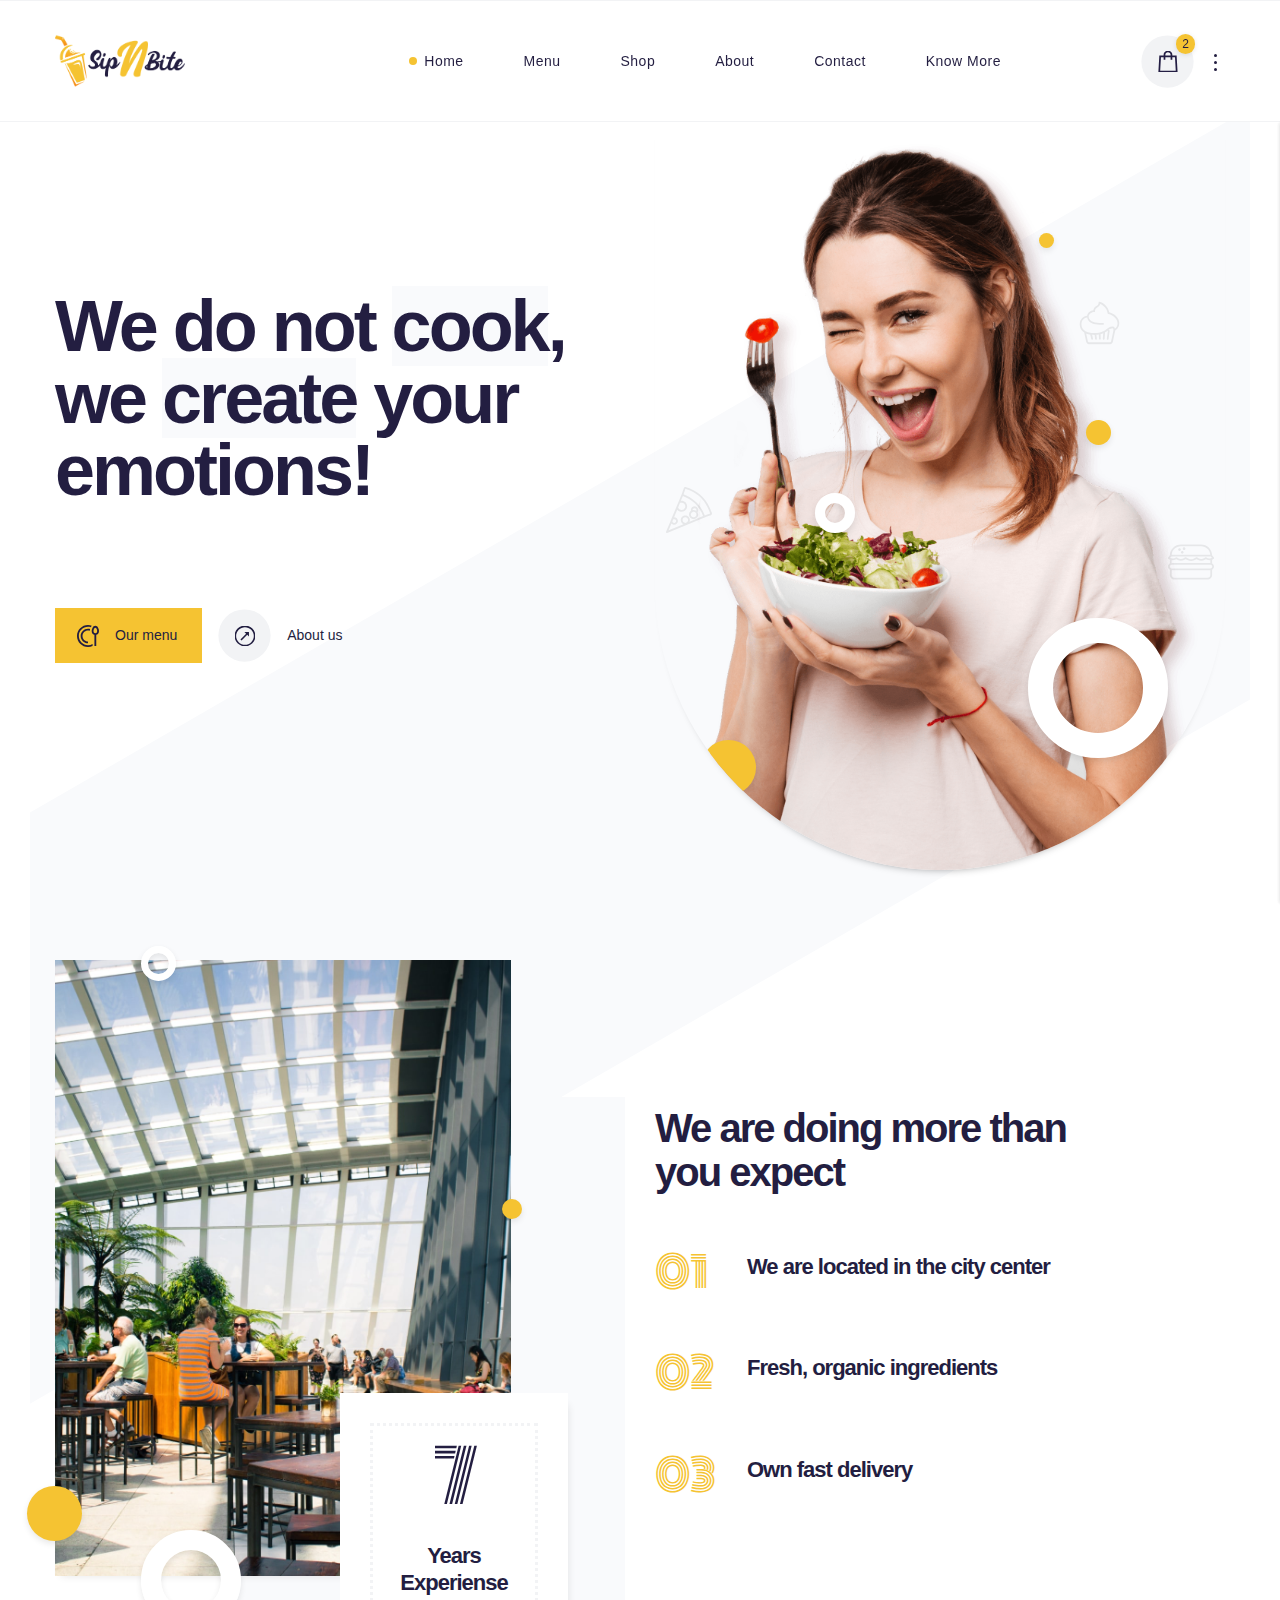
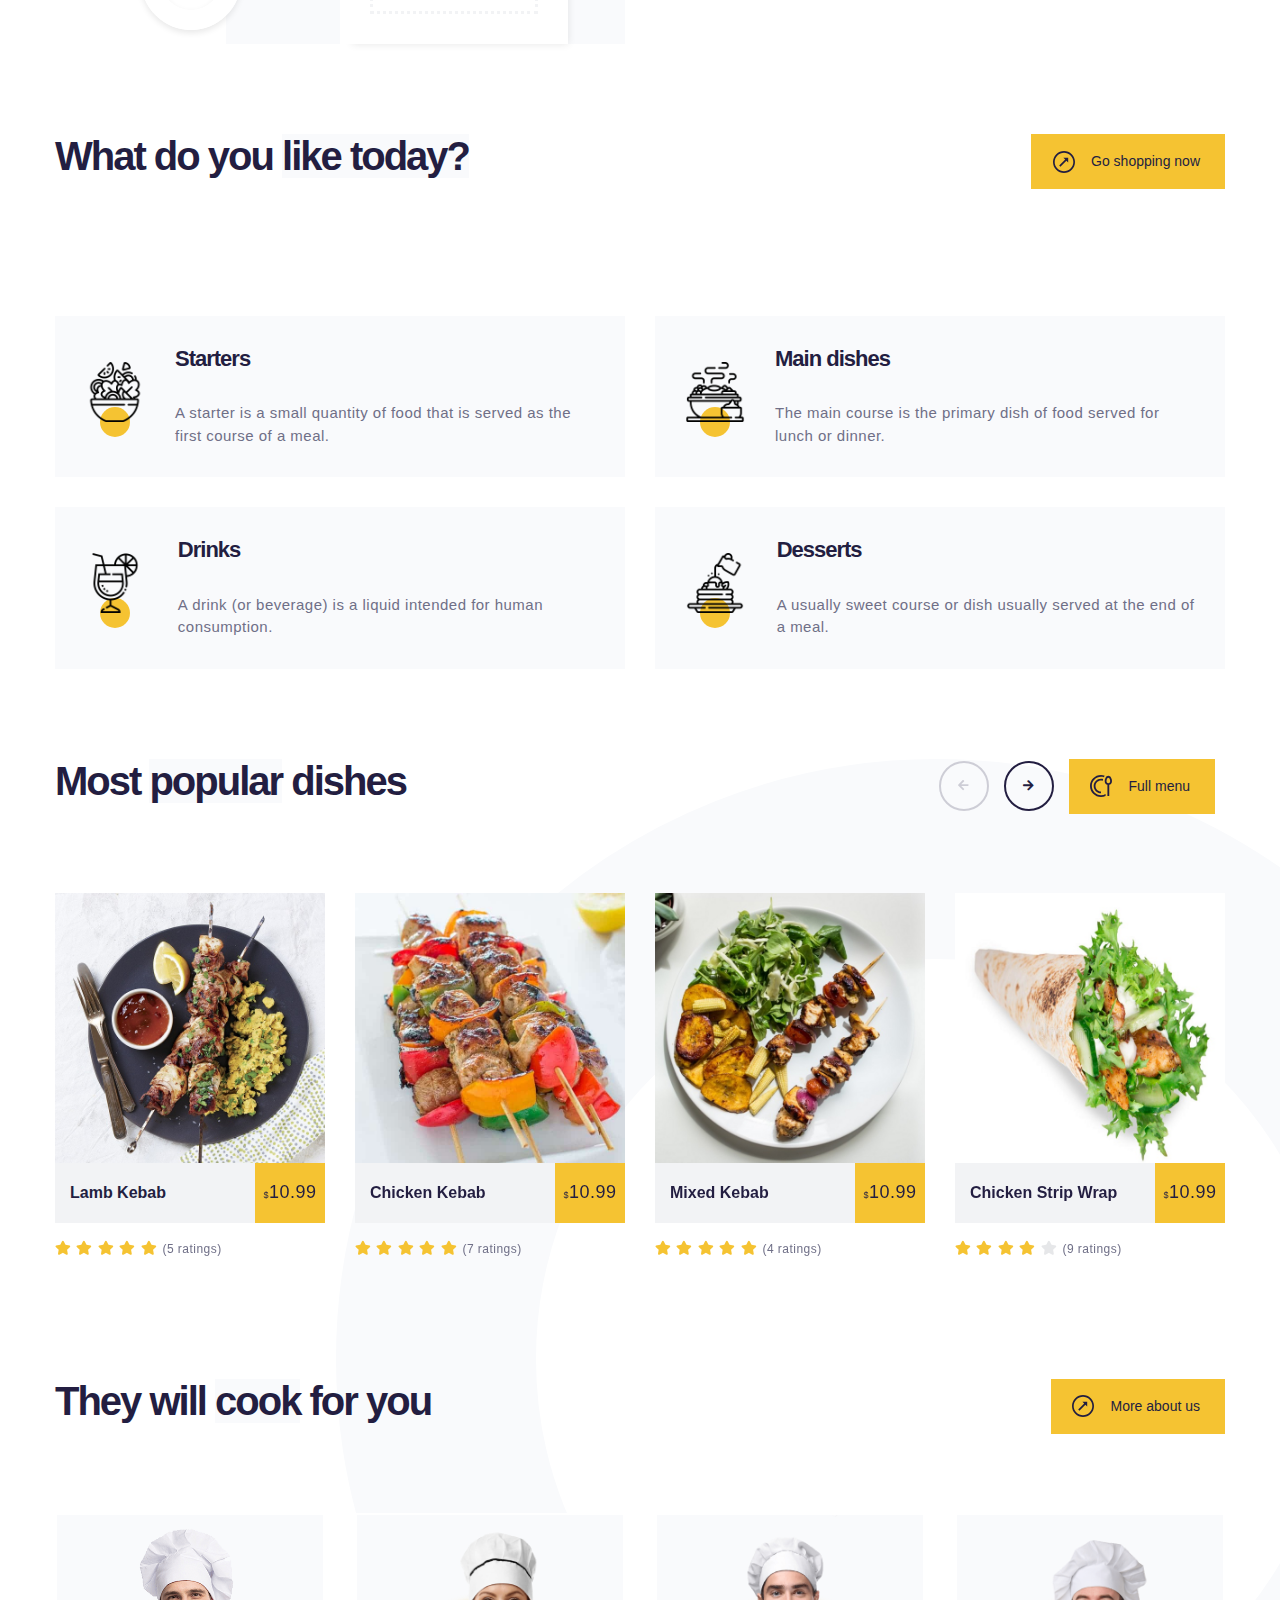
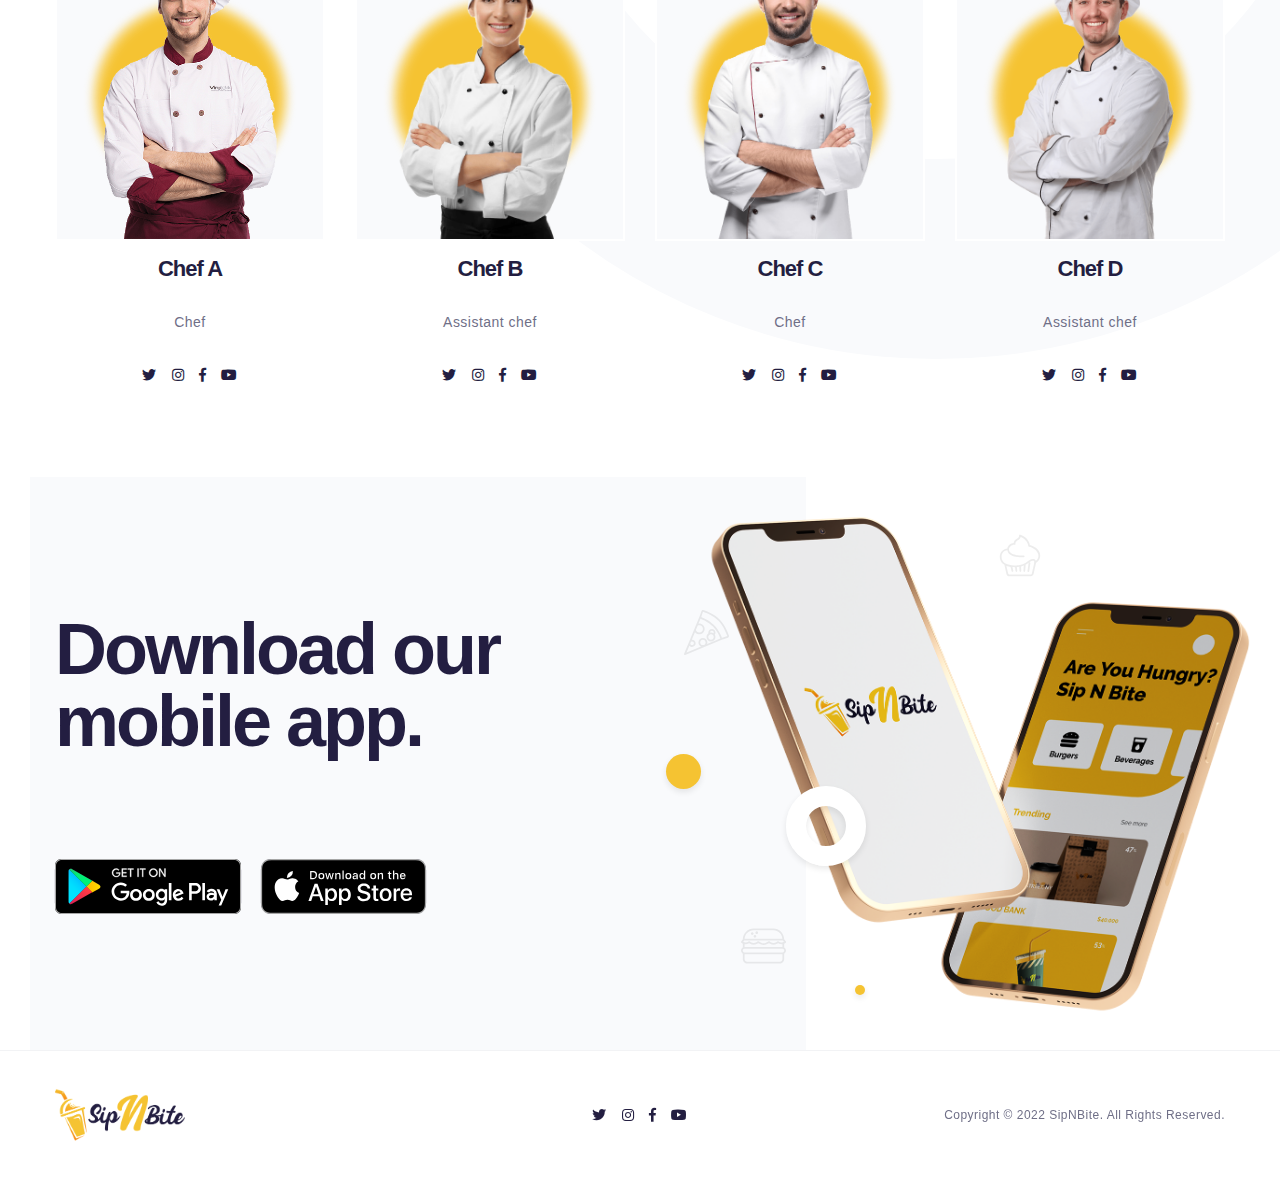
<file: index.html>
<!DOCTYPE html>
<html lang="zxx">

<meta http-equiv="content-type" content="text/html;charset=utf-8" />

<head>
  <meta charset="UTF-8">
  <meta name="viewport" content="width=device-width, initial-scale=1.0">
  <meta http-equiv="X-UA-Compatible" content="ie=edge">
  <!-- color of address bar in mobile browser -->
  <meta name="theme-color" content="#F5C332">
  <!-- favicon  
  <link rel="shortcut icon" href="img/ui/logo.ico" type="image/x-icon">-->
  <!-- font awesome css -->
  <link rel="stylesheet" href="css/plugins/font-awesome.min.css">
  <!-- bootstrap css -->
  <link rel="stylesheet" href="css/plugins/bootstrap.min.css">
  <!-- swiper css -->
  <link rel="stylesheet" href="css/plugins/swiper.min.css">
  <!-- datepicker css -->
  <link rel="stylesheet" href="css/plugins/datepicker.css">
  <!-- mapbox css -->
  <link href="css/plugins/mapbox-style.css" rel='stylesheet'>
  <!-- fancybox css -->
  <link rel="stylesheet" href="css/plugins/fancybox.min.css">
  <!-- SipNBite css -->
  <link rel="stylesheet" href="css/style.css">
  <!-- page title -->
  <title>SipNBite</title>

</head>

<body>
  <!-- app wrapper -->
  <div class="sb-app">
    <!-- preloader -->
    <div class="sb-preloader">
      <div class="sb-preloader-bg"></div>
      <div class="sb-preloader-body">
        <div class="sb-loading">
          <div class="sb-percent"><span class="sb-preloader-number" data-count="101">00</span><span>%</span></div>
        </div>
        <div class="sb-loading-bar">
          <div class="sb-bar"></div>
        </div>
      </div>
    </div>
    <!-- preloader end -->
    <!-- click effect -->
    <div class="sb-click-effect"></div>
    <!-- loader -->
    <div class="sb-load"></div>

    <!-- top bar -->
    <div class="sb-top-bar-frame">
      <div class="sb-top-bar-bg"></div>
      <div class="container">
        <div class="sb-top-bar">
          <a href="index.html" class="sb-logo-frame">
            <!-- logo img -->
            <img src="img/ui/logo.png" alt="SipNBite">
          </a>
          <!-- menu -->
          <div class="sb-right-side">
            <nav id="sb-dynamic-menu" class="sb-menu-transition">
              <ul class="sb-navigation">
                <li class="sb-active">
                  <a href="index.html">Home</a>
                </li>
                <li>
                  <a href="menu.html">Menu</a>
                </li>
                <li>
                  <a href="shop.html">Shop</a>
                </li>
                <li>
                  <a href="about.html">About</a>
                </li>
                <li>
                  <a href="contact.html">Contact</a>
                </li>
                <li class="sb-has-children">
                  <a href="">Know More</a>
                  <ul>
                    <li><a href="gallery.html">Gallery</a></li>
                    <li><a href="reservation.html">Reservation</a></li>
                    <li><a href="faq.html">FAQ</a></li>
                  </ul>
                </li>
              </ul>
            </nav>
            <div class="sb-buttons-frame">
              <!-- button -->
              <div class="sb-btn sb-btn-2 sb-btn-gray sb-btn-icon sb-m-0 sb-btn-cart">
                <span class="sb-icon">
                  <img src="img/ui/icons/cart.svg" alt="icon">
                </span>
                <i class="sb-cart-number">2</i>
              </div>
              <!-- button end -->
              <!-- menu btn -->
              <div class="sb-menu-btn"><span></span></div>
              <!-- info btn -->
              <div class="sb-info-btn"><span></span></div>
            </div>
          </div>
        </div>
      </div>
      <!-- info bar -->
      <div class="sb-info-bar">
        <div class="sb-infobar-content">
          <div class="sb-ib-title-frame sb-mb-30">
            <h4>Contact</h4><i class="fas fa-arrow-down"></i>
          </div>
          <ul class="sb-list sb-mb-30">
            <li><b>Address:</b><span>25 Waverley Rd, Malvern East</span></li>
            <li><b>Working hours:</b><span> 11:00am - 01:30am</span></li>
            <li><b>Phone:</b><span> 03 9563 5738</span></li>
            <li><b>Email:</b><span>contact@sipnbite.com</span></li>
          </ul>
        </div>
        <div class="sb-info-bar-footer">
          <ul class="sb-social">
            <li><a href="#."><i class="fab fa-twitter"></i></a></li>
            <li><a href="#."><i class="fab fa-instagram"></i></a></li>
            <li><a href="#."><i class="fab fa-facebook-f"></i></a></li>
            <li><a href="#."><i class="fab fa-youtube"></i></a></li>
          </ul>
        </div>
      </div>
      <!-- info bar end -->
      <!-- minicart -->
      <div class="sb-minicart">
        <div class="sb-minicart-content">
          <div class="sb-ib-title-frame sb-mb-30">
            <h4>Your order.</h4><i class="fas fa-arrow-down"></i>
          </div>
          <a href="product.html" class="sb-menu-item sb-menu-item-sm sb-mb-15">
            <div class="sb-cover-frame">
              <img src="img/menu/kebabs/ck.jpg" alt="product">
            </div>
            <div class="sb-card-tp">
              <h4 class="sb-card-title">Chicken Kebab</h4>
              <div class="sb-price"><sub>$</sub> 10.99</div>
            </div>
          </a>
          <a href="product.html" class="sb-menu-item sb-menu-item-sm sb-mb-15">
            <div class="sb-cover-frame">
              <img src="img/menu/vegetarian/fw.jpg" alt="product">
            </div>
            <div class="sb-card-tp">
              <h4 class="sb-card-title">Falafel</h4>
              <div class="sb-price"><sub>$</sub> 10.99</div>
            </div>
          </a>
        </div>
        <div class="sb-minicart-footer">
          <!-- button -->
          <a href="cart.html" class="sb-btn sb-btn-gray sb-btn-text">
            <span>View order</span>
          </a>
          <!-- button end -->
          <!-- button -->
          <a href="checkout.html" class="sb-btn sb-btn-text">
            <span>Checkout</span>
          </a>
          <!-- button end -->
        </div>
      </div>
      <!-- minicart end -->
    </div>
    <!-- top bar end -->

    <!-- dynamic content -->
    <div id="sb-dynamic-content" class="sb-transition-fade">

      <!-- banner -->
      <section class="sb-banner">
        <div class="sb-bg-1">
          <div></div>
        </div>
        <div class="container">
          <div class="row">
            <div class="col-lg-6">
              <!-- main title -->
              <div class="sb-main-title-frame">
                <div class="sb-main-title">
                  <!--<span class="sb-suptitle sb-mb-30">Hi, new friend!</span>-->
                  <h1 class="sb-mb-30">We do not <span>cook</span>, <br>we <span>create</span> your <br>emotions!</h1>
                  <!--<p class="sb-text sb-text-lg sb-mb-30">Consectetur numquam poro nemo veniam<br>eligendi rem adipisci quo modi.</p>-->
                  <br><br><br>
                  <!-- button -->
                  <a href="menu.html" class="sb-btn">
                    <span class="sb-icon">
                      <img src="img/ui/icons/menu.svg" alt="icon">
                    </span>
                    <span>Our menu</span>
                  </a>
                  <!-- button end -->
                  <!-- button -->
                  <a href="about.html" class="sb-btn sb-btn-2 sb-btn-gray">
                    <span class="sb-icon">
                      <img src="img/ui/icons/arrow.svg" alt="icon">
                    </span>
                    <span>About us</span>
                  </a>
                  <!-- button end -->
                </div>
              </div>
              <!-- main title end -->
            </div>
            <div class="col-lg-6">
              <div class="sb-illustration-1">
                <img src="img/illustrations/girl.png" alt="girl" class="sb-girl">
                <div class="sb-cirkle-1"></div>
                <div class="sb-cirkle-2"></div>
                <div class="sb-cirkle-3"></div>
                <div class="sb-cirkle-4"></div>
                <div class="sb-cirkle-5"></div>
                <img src="img/illustrations/3.svg" alt="phones" class="sb-pik-1">
                <img src="img/illustrations/1.svg" alt="phones" class="sb-pik-2">
                <img src="img/illustrations/2.svg" alt="phones" class="sb-pik-3">
              </div>
            </div>
          </div>
        </div>
      </section>
      <!-- banner end -->

      <!-- features -->
      <section class="sb-p-60-0">
        <div class="container">
          <div class="row flex-md-row-reverse">
            <div class="col-lg-6 align-self-center sb-mb-30">
              <h2 class="sb-mb-60">We are doing more than <br>you expect</h2>
              <ul class="sb-features">
                <li class="sb-features-item sb-mb-60">
                  <div class="sb-number">01</div>
                  <div class="sb-feature-text">
                    <h3 class="sb-mb-15">We are located in the city center</h3>
                    <!--<p class="sb-text">Porro nemo veniam necessitatibus praesentium eligendi rem temporibus adipisci quo modi numquam.</p> -->
                  </div>
                </li>
                <li class="sb-features-item sb-mb-60">
                  <div class="sb-number">02</div>
                  <div class="sb-feature-text">
                    <h3 class="sb-mb-15">Fresh, organic ingredients</h3>
                    <!--<p class="sb-text">Consectetur numquam porro nemo veniam necessitatibus praesentium eligendi rem temporibus adipisci quo modi.</p> -->
                  </div>
                </li>
                <li class="sb-features-item sb-mb-60">
                  <div class="sb-number">03</div>
                  <div class="sb-feature-text">
                    <h3 class="sb-mb-15">Own fast delivery</h3>
                    <!--<p class="sb-text">Necessitatibus praesentium eligendi rem temporibus adipisci quo modi. Lorem ipsum dolor sit.</p> -->
                  </div>
                </li>
              </ul>
            </div>
            <div class="col-lg-6 align-self-center">
              <div class="sb-illustration-2 sb-mb-90">
                <div class="sb-interior-frame">
                  <img src="img/illustrations/interior.jpg" alt="interior" class="sb-interior">
                </div>
                <div class="sb-square"></div>
                <div class="sb-cirkle-1"></div>
                <div class="sb-cirkle-2"></div>
                <div class="sb-cirkle-3"></div>
                <div class="sb-cirkle-4"></div>
                <div class="sb-experience">
                  <div class="sb-exp-content">
                    <p class="sb-h1 sb-mb-10">7</p>
                    <p class="sb-h3">Years Experiense</p>
                  </div>
                </div>
              </div>
            </div>
          </div>
        </div>
      </section>
      <!-- features end -->

      <!-- categories -->
      <section class="sb-p-0-60">
        <div class="container">
          <div class="sb-group-title sb-mb-30">
            <div class="sb-left sb-mb-30">
              <h2 class="sb-mb-30">What do you <span>like today?</span></h2>
              <!--<p class="sb-text">Consectetur numquam poro nemo veniam<br>eligendi rem adipisci quo modi.</p>-->
              <br><br>
            </div>
            <div class="sb-right sb-mb-30">
              <!-- button -->
              <a href="shop.html" class="sb-btn sb-m-0">
                <span class="sb-icon">
                  <img src="img/ui/icons/arrow.svg" alt="icon">
                </span>
                <span>Go shopping now</span>
              </a>
              <!-- button end -->
            </div>
          </div>
          <div class="row">
            <div class="col-lg-6">
              <a href="shop-list-1.html" class="sb-categorie-card sb-categorie-card-2 sb-mb-30">
                <div class="sb-card-body">
                  <div class="sb-category-icon">
                    <img src="img/categories/1.png" alt="icon">
                  </div>
                  <div class="sb-card-descr">
                    <h3 class="sb-mb-10">Starters</h3>
                    <p class="sb-text">A starter is a small quantity of food that is served as the first course of a
                      meal.</p>
                  </div>
                </div>
              </a>
            </div>
            <div class="col-lg-6">
              <a href="shop-list-1.html" class="sb-categorie-card sb-categorie-card-2 sb-mb-30">
                <div class="sb-card-body">
                  <div class="sb-category-icon">
                    <img src="img/categories/2.png" alt="icon">
                  </div>
                  <div class="sb-card-descr">
                    <h3 class="sb-mb-10">Main dishes</h3>
                    <p class="sb-text">The main course is the primary dish of food served for lunch or dinner.</p>
                  </div>
                </div>
              </a>
            </div>
            <div class="col-lg-6">
              <a href="shop-list-1.html" class="sb-categorie-card sb-categorie-card-2 sb-mb-30">
                <div class="sb-card-body">
                  <div class="sb-category-icon">
                    <img src="img/categories/3.png" alt="icon">
                  </div>
                  <div class="sb-card-descr">
                    <h3 class="sb-mb-10">Drinks</h3>
                    <p class="sb-text">A drink (or beverage) is a liquid intended for human consumption.</p>
                  </div>
                </div>
              </a>
            </div>
            <div class="col-lg-6">
              <a href="shop-list-1.html" class="sb-categorie-card sb-categorie-card-2 sb-mb-30">
                <div class="sb-card-body">
                  <div class="sb-category-icon">
                    <img src="img/categories/4.png" alt="icon">
                  </div>
                  <div class="sb-card-descr">
                    <h3 class="sb-mb-10">Desserts</h3>
                    <p class="sb-text">A usually sweet course or dish usually served at the end of a meal.</p>
                  </div>
                </div>
              </a>
            </div>
          </div>
        </div>
      </section>
      <!-- categories end -->

      <!-- short menu -->
      <section class="sb-short-menu sb-p-0-90">
        <div class="sb-bg-2">
          <div></div>
        </div>
        <div class="container">
          <div class="sb-group-title sb-mb-30">
            <div class="sb-left sb-mb-30">
              <h2 class="sb-mb-30">Most <span>popular</span> dishes</h2>
              <!--<p class="sb-text">Consectetur numquam poro nemo veniam<br>eligendi rem adipisci quo modi.</p>-->
            </div>
            <div class="sb-right sb-mb-30">
              <!-- slider navigation -->
              <div class="sb-slider-nav">
                <div class="sb-prev-btn sb-short-menu-prev"><i class="fas fa-arrow-left"></i></div>
                <div class="sb-next-btn sb-short-menu-next"><i class="fas fa-arrow-right"></i></div>
              </div>
              <!-- slider navigation end -->
              <!-- button -->
              <a href="menu.html" class="sb-btn">
                <span class="sb-icon">
                  <img src="img/ui/icons/menu.svg" alt="icon">
                </span>
                <span>Full menu</span>
              </a>
              <!-- button end -->
            </div>
          </div>
          <div class="swiper-container sb-short-menu-slider-4i">
            <div class="swiper-wrapper">
              <div class="swiper-slide">
                <a data-fancybox="menu" data-no-swup href="img/menu/kebabs/lk.jpg" class="sb-menu-item sb-mb-30">
                  <div class="sb-cover-frame">
                    <img src="img/menu/kebabs/lk.jpg" alt="product">
                  </div>
                  <div class="sb-card-tp">
                    <h4 class="sb-card-title">Lamb Kebab</h4>
                    <div class="sb-price"><sub>$</sub> 10.99</div>
                  </div>
                  <div class="sb-description">
                    <ul class="sb-stars">
                      <li><i class="fas fa-star"></i></li>
                      <li><i class="fas fa-star"></i></li>
                      <li><i class="fas fa-star"></i></li>
                      <li><i class="fas fa-star"></i></li>
                      <li><i class="fas fa-star"></i></li>
                      <li><span>(5 ratings)</span></li>
                    </ul>
                  </div>
                </a>
              </div>
              <div class="swiper-slide">
                <a data-fancybox="menu" data-no-swup href="img/menu/kebabs/ck.jpg" class="sb-menu-item sb-mb-30">
                  <div class="sb-cover-frame">
                    <img src="img/menu/kebabs/ck.jpg" alt="product">
                  </div>
                  <div class="sb-card-tp">
                    <h4 class="sb-card-title">Chicken Kebab</h4>
                    <div class="sb-price"><sub>$</sub> 10.99</div>
                  </div>
                  <div class="sb-description">
                    <ul class="sb-stars">
                      <li><i class="fas fa-star"></i></li>
                      <li><i class="fas fa-star"></i></li>
                      <li><i class="fas fa-star"></i></li>
                      <li><i class="fas fa-star"></i></li>
                      <li><i class="fas fa-star"></i></li>
                      <li><span>(7 ratings)</span></li>
                    </ul>
                  </div>
                </a>
              </div>
              <div class="swiper-slide">
                <a data-fancybox="menu" data-no-swup href="img/menu/kebabs/mk.jpg" class="sb-menu-item sb-mb-30">
                  <div class="sb-cover-frame">
                    <img src="img/menu/kebabs/mk.jpg" alt="product">
                  </div>
                  <div class="sb-card-tp">
                    <h4 class="sb-card-title">Mixed Kebab</h4>
                    <div class="sb-price"><sub>$</sub> 10.99</div>
                  </div>
                  <div class="sb-description">
                    <ul class="sb-stars">
                      <li><i class="fas fa-star"></i></li>
                      <li><i class="fas fa-star"></i></li>
                      <li><i class="fas fa-star"></i></li>
                      <li><i class="fas fa-star"></i></li>
                      <li><i class="fas fa-star"></i></li>
                      <li><span>(4 ratings)</span></li>
                    </ul>
                  </div>
                </a>
              </div>
              <div class="swiper-slide">
                <a data-fancybox="menu" data-no-swup href="img/menu/kebabs/csw.jpg" class="sb-menu-item sb-mb-30">
                  <div class="sb-cover-frame">
                    <img src="img/menu/kebabs/csw.jpg" alt="product">
                  </div>
                  <div class="sb-card-tp">
                    <h4 class="sb-card-title">Chicken Strip Wrap</h4>
                    <div class="sb-price"><sub>$</sub> 10.99</div>
                  </div>
                  <div class="sb-description">
                    <ul class="sb-stars">
                      <li><i class="fas fa-star"></i></li>
                      <li><i class="fas fa-star"></i></li>
                      <li><i class="fas fa-star"></i></li>
                      <li><i class="fas fa-star"></i></li>
                      <li class="sb-empty"><i class="fas fa-star"></i></li>
                      <li><span>(9 ratings)</span></li>
                    </ul>
                  </div>
                </a>
              </div>
              <div class="swiper-slide">
                <a data-fancybox="menu" data-no-swup href="img/menu/kebabs/fw.jpg" class="sb-menu-item sb-mb-30">
                  <div class="sb-cover-frame">
                    <img src="img/menu/kebabs/fw.jpg" alt="product">
                  </div>
                  <div class="sb-card-tp">
                    <h4 class="sb-card-title">Fish Wrap</h4>
                    <div class="sb-price"><sub>$</sub> 10.99</div>
                  </div>
                  <div class="sb-description">
                    <ul class="sb-stars">
                      <li><i class="fas fa-star"></i></li>
                      <li><i class="fas fa-star"></i></li>
                      <li><i class="fas fa-star"></i></li>
                      <li><i class="fas fa-star"></i></li>
                      <li><i class="fas fa-star"></i></li>
                      <li><span>(2 ratings)</span></li>
                    </ul>
                  </div>
                </a>
              </div>
              <div class="swiper-slide">
                <a data-fancybox="menu" data-no-swup href="img/menu/kebabs/hw.jpg" class="sb-menu-item sb-mb-30">
                  <div class="sb-cover-frame">
                    <img src="img/menu/kebabs/hw.jpg" alt="product">
                  </div>
                  <div class="sb-card-tp">
                    <h4 class="sb-card-title">HSP Wrap</h4>
                    <div class="sb-price"><sub>$</sub> 12.99</div>
                  </div>
                  <div class="sb-description">
                    <ul class="sb-stars">
                      <li><i class="fas fa-star"></i></li>
                      <li><i class="fas fa-star"></i></li>
                      <li><i class="fas fa-star"></i></li>
                      <li><i class="fas fa-star"></i></li>
                      <li><i class="fas fa-star"></i></li>
                      <li><span>(11 ratings)</span></li>
                    </ul>
                  </div>
                </a>
              </div>
              <div class="swiper-slide">
                <a data-fancybox="menu" data-no-swup href="img/menu/kebabs/cok.jpg" class="sb-menu-item sb-mb-30">
                  <div class="sb-cover-frame">
                    <img src="img/menu/kebabs/cok.jpg" alt="product">
                  </div>
                  <div class="sb-card-tp">
                    <h4 class="sb-card-title">Chicken Open Kebab</h4>
                    <div class="sb-price"><sub>$</sub> 12.59</div>
                  </div>
                  <div class="sb-description">
                    <ul class="sb-stars">
                      <li><i class="fas fa-star"></i></li>
                      <li><i class="fas fa-star"></i></li>
                      <li><i class="fas fa-star"></i></li>
                      <li class="sb-empty"><i class="fas fa-star"></i></li>
                      <li class="sb-empty"><i class="fas fa-star"></i></li>
                      <li><span>(1 ratings)</span></li>
                    </ul>
                  </div>
                </a>
              </div>
            </div>
          </div>
        </div>
      </section>
      <!-- short menu end -->

      <!-- team -->
      <section class="sb-p-0-60">
        <div class="container">
          <div class="sb-group-title sb-mb-30">
            <div class="sb-left sb-mb-30">
              <h2 class="sb-mb-30">They will <span>cook</span> for you</h2>
              <!--<p class="sb-text"></p>-->
            </div>
            <div class="sb-right sb-mb-30">
              <!-- button -->
              <a href="about.html" class="sb-btn sb-m-0">
                <span class="sb-icon">
                  <img src="img/ui/icons/arrow.svg" alt="icon">
                </span>
                <span>More about us</span>
              </a>
              <!-- button end -->
            </div>
          </div>
          <div class="row">
            <div class="col-lg-3">
              <div class="sb-team-member sb-mb-30">
                <div class="sb-photo-frame sb-mb-15">
                  <img src="img/team/1.png" alt="Team member">
                </div>
                <div class="sb-member-description">
                  <h3 class="sb-mb-10">Chef A</h3>
                  <p class="sb-text sb-text-sm sb-mb-10">Chef</p>
                  <ul class="sb-social">
                    <li><a href="#."><i class="fab fa-twitter"></i></a></li>
                    <li><a href="#."><i class="fab fa-instagram"></i></a></li>
                    <li><a href="#."><i class="fab fa-facebook-f"></i></a></li>
                    <li><a href="#."><i class="fab fa-youtube"></i></a></li>
                  </ul>
                </div>
              </div>
            </div>
            <div class="col-lg-3">
              <div class="sb-team-member sb-mb-30">
                <div class="sb-photo-frame sb-mb-15">
                  <img src="img/team/2.png" alt="Team member">
                </div>
                <div class="sb-member-description">
                  <h3 class="sb-mb-10">Chef B</h3>
                  <p class="sb-text sb-text-sm sb-mb-10">Assistant chef</p>
                  <ul class="sb-social">
                    <li><a href="#."><i class="fab fa-twitter"></i></a></li>
                    <li><a href="#."><i class="fab fa-instagram"></i></a></li>
                    <li><a href="#."><i class="fab fa-facebook-f"></i></a></li>
                    <li><a href="#."><i class="fab fa-youtube"></i></a></li>
                  </ul>
                </div>
              </div>
            </div>
            <div class="col-lg-3">
              <div class="sb-team-member sb-mb-30">
                <div class="sb-photo-frame sb-mb-15">
                  <img src="img/team/3.png" alt="Team member">
                </div>
                <div class="sb-member-description">
                  <h3 class="sb-mb-10">Chef C</h3>
                  <p class="sb-text sb-text-sm sb-mb-10">Chef</p>
                  <ul class="sb-social">
                    <li><a href="#."><i class="fab fa-twitter"></i></a></li>
                    <li><a href="#."><i class="fab fa-instagram"></i></a></li>
                    <li><a href="#."><i class="fab fa-facebook-f"></i></a></li>
                    <li><a href="#."><i class="fab fa-youtube"></i></a></li>
                  </ul>
                </div>
              </div>
            </div>
            <div class="col-lg-3">
              <div class="sb-team-member sb-mb-30">
                <div class="sb-photo-frame sb-mb-15">
                  <img src="img/team/4.png" alt="Team member">
                </div>
                <div class="sb-member-description">
                  <h3 class="sb-mb-10">Chef D</h3>
                  <p class="sb-text sb-text-sm sb-mb-10">Assistant chef</p>
                  <ul class="sb-social">
                    <li><a href="#."><i class="fab fa-twitter"></i></a></li>
                    <li><a href="#."><i class="fab fa-instagram"></i></a></li>
                    <li><a href="#."><i class="fab fa-facebook-f"></i></a></li>
                    <li><a href="#."><i class="fab fa-youtube"></i></a></li>
                  </ul>
                </div>
              </div>
            </div>
          </div>
        </div>
      </section>
      <!-- team end -->

      <!-- call to action -->
      <section class="sb-call-to-action">
        <div class="sb-bg-3"></div>
        <div class="container">
          <div class="row">
            <div class="col-lg-6 align-self-center">
              <div class="sb-cta-text">
                <h2 class="sb-h1 sb-mb-30">Download our mobile app.</h2><br><br><br>
                <a href="https://play.google.com/store/apps/details?id=store.dpos.com.sipnbitekebabs" target="_blank" data-no-swup class="sb-download-btn"><img src="img/buttons/1.svg"
                    alt="img"></a>
                <a href="https://apps.apple.com/us/app/id1510510994" target="_blank" data-no-swup class="sb-download-btn"><img src="img/buttons/2.svg"
                    alt="img"></a>
              </div>
            </div>
            <div class="col-lg-6">
              <div class="sb-illustration-3">
                <img src="img/illustrations/phones.png" alt="phones" class="sb-phones">
                <div class="sb-cirkle-1"></div>
                <div class="sb-cirkle-2"></div>
                <div class="sb-cirkle-4"></div>
                <img src="img/illustrations/1.svg" alt="phones" class="sb-pik-1">
                <img src="img/illustrations/2.svg" alt="phones" class="sb-pik-2">
                <img src="img/illustrations/3.svg" alt="phones" class="sb-pik-3">
              </div>
            </div>
          </div>
        </div>
      </section>
      <!-- call to action end -->

      <!-- footer -->
      <footer>
        <div class="container">
          <div class="sb-footer-frame">
            <a href="index.html" class="sb-logo-frame">
              <!-- logo img -->
              <img src="img/ui/logo.png" alt="SipNBite">
            </a>
            <ul class="sb-social">
              <li><a href="#."><i class="fab fa-twitter"></i></a></li>
              <li><a href="#."><i class="fab fa-instagram"></i></a></li>
              <li><a href="#."><i class="fab fa-facebook-f"></i></a></li>
              <li><a href="#."><i class="fab fa-youtube"></i></a></li>
            </ul>
            <div class="sb-copy">Copyright &copy; 2022 SipNBite. All Rights Reserved.</div>
          </div>
        </div>
      </footer>
      <!-- footer end -->

    </div>
    <!-- dynamic content end -->

    <!-- discount popup -->
    <div class="sb-popup-frame">
      <div class="sb-popup-body">
        <div class="sb-close-popup">+</div>
        <div class="sb-promo-content">
          <div class="sb-text-frame">
            <br><br><br>
            <h3 class="sb-mb-15">Visit SipNBite and get your coffee*</h3>
            <h3 class="sb-mb-10"><b class="sb-h2">FOR FREE!</b></h3><br><br>
          </div>
          <div class="sb-image-frame">
            <div class="sb-illustration-5">
              <img src="img/illustrations/cup.png" alt="cup" class="sb-cup">
              <div class="sb-cirkle-1"></div>
              <div class="sb-cirkle-2"></div>
              <div class="sb-cirkle-3"></div>
            </div>
          </div>
        </div>
      </div>
    </div>
    <!-- discount popup end -->

  </div>
  <!-- app wrapper end -->

  <!-- jquery js -->
  <script src="js/plugins/jquery.min.js"></script>
  <!-- smooth scroll js -->
  <script src="js/plugins/smooth-scroll.js"></script>
  <!-- swup js -->
  <script src="js/plugins/swup.min.js"></script>
  <!-- swiper js -->
  <script src="js/plugins/swiper.min.js"></script>
  <!-- datepicker js -->
  <script src="js/plugins/datepicker.js"></script>
  <!-- isotope js -->
  <script src="js/plugins/isotope.js"></script>
  <!-- sticky -->
  <script src="js/plugins/sticky.js"></script>
  <!-- mapbox js -->
  <script src="js/plugins/mapbox.min.js"></script>
  <!-- fancybox js -->
  <script src="js/plugins/fancybox.min.js"></script>
  <!-- SipNBite js -->
  <script src="js/main.js"></script>

</body>


</html>
</file>
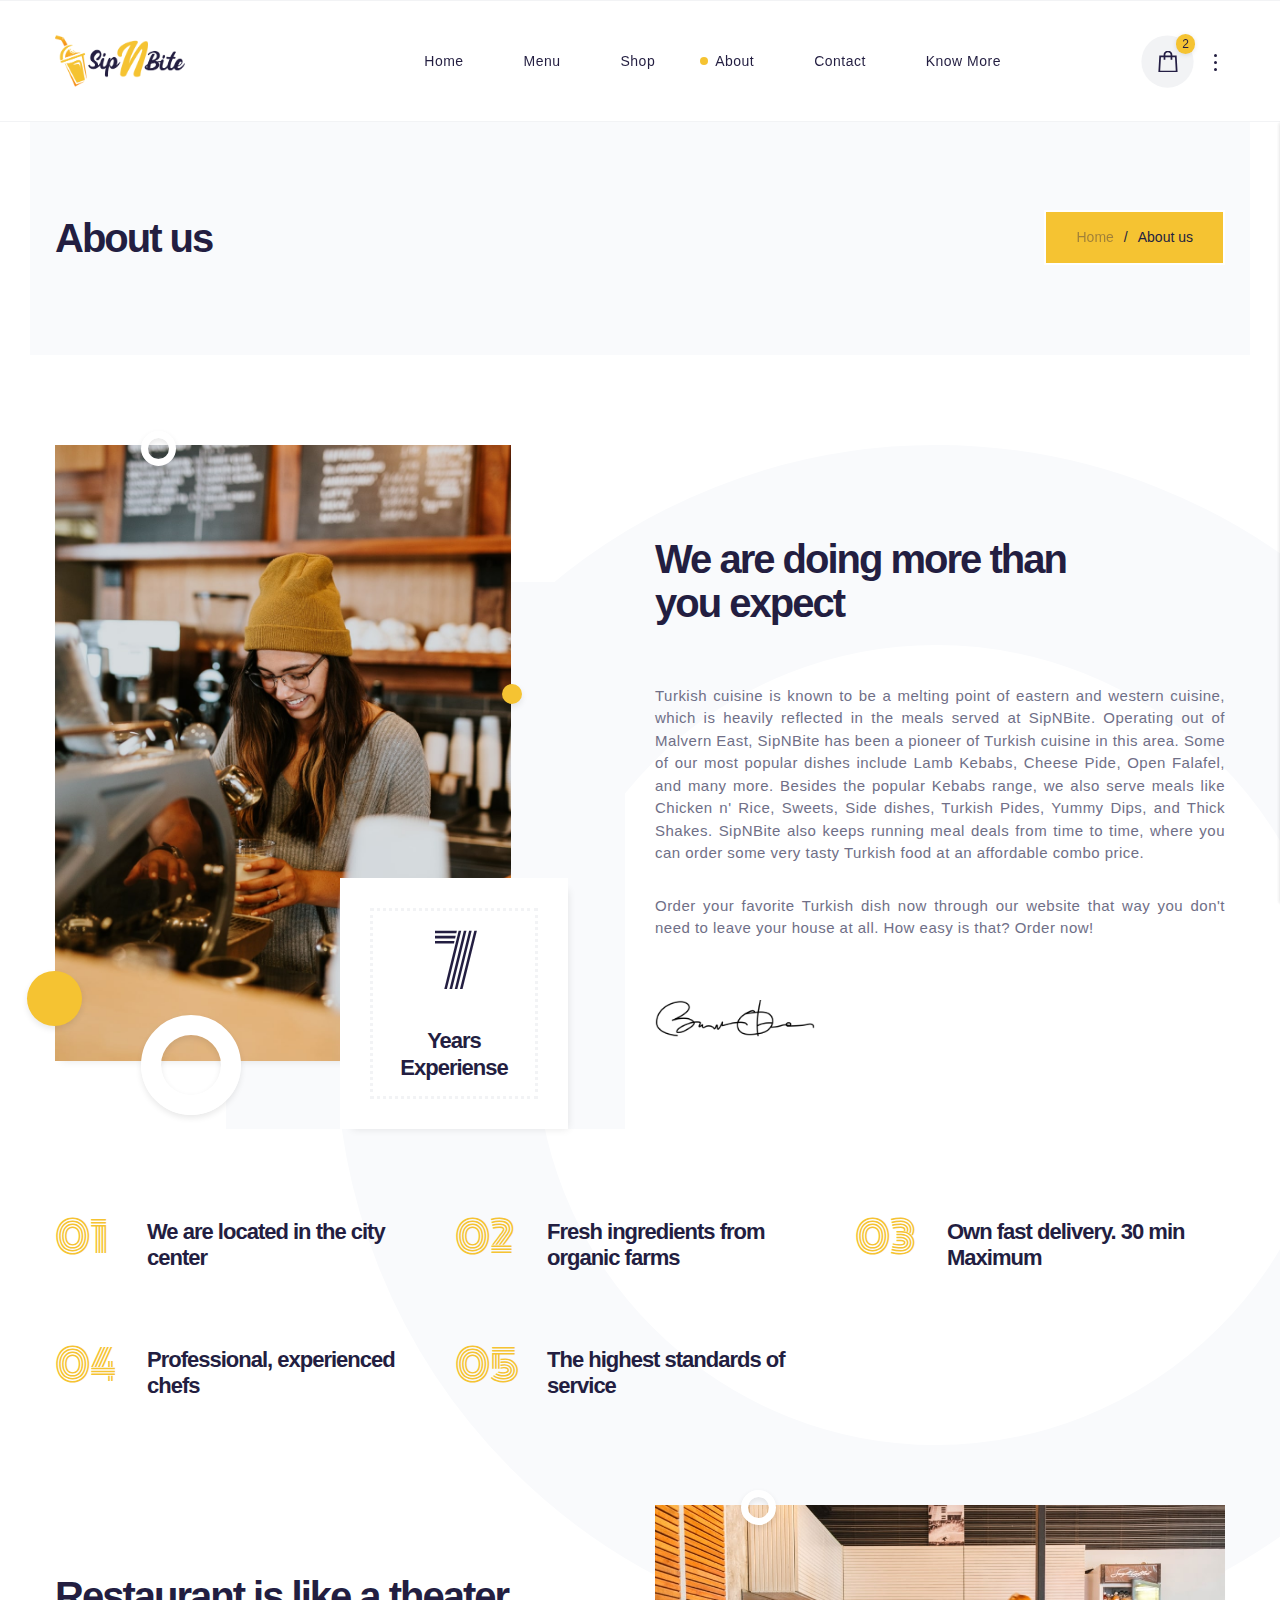
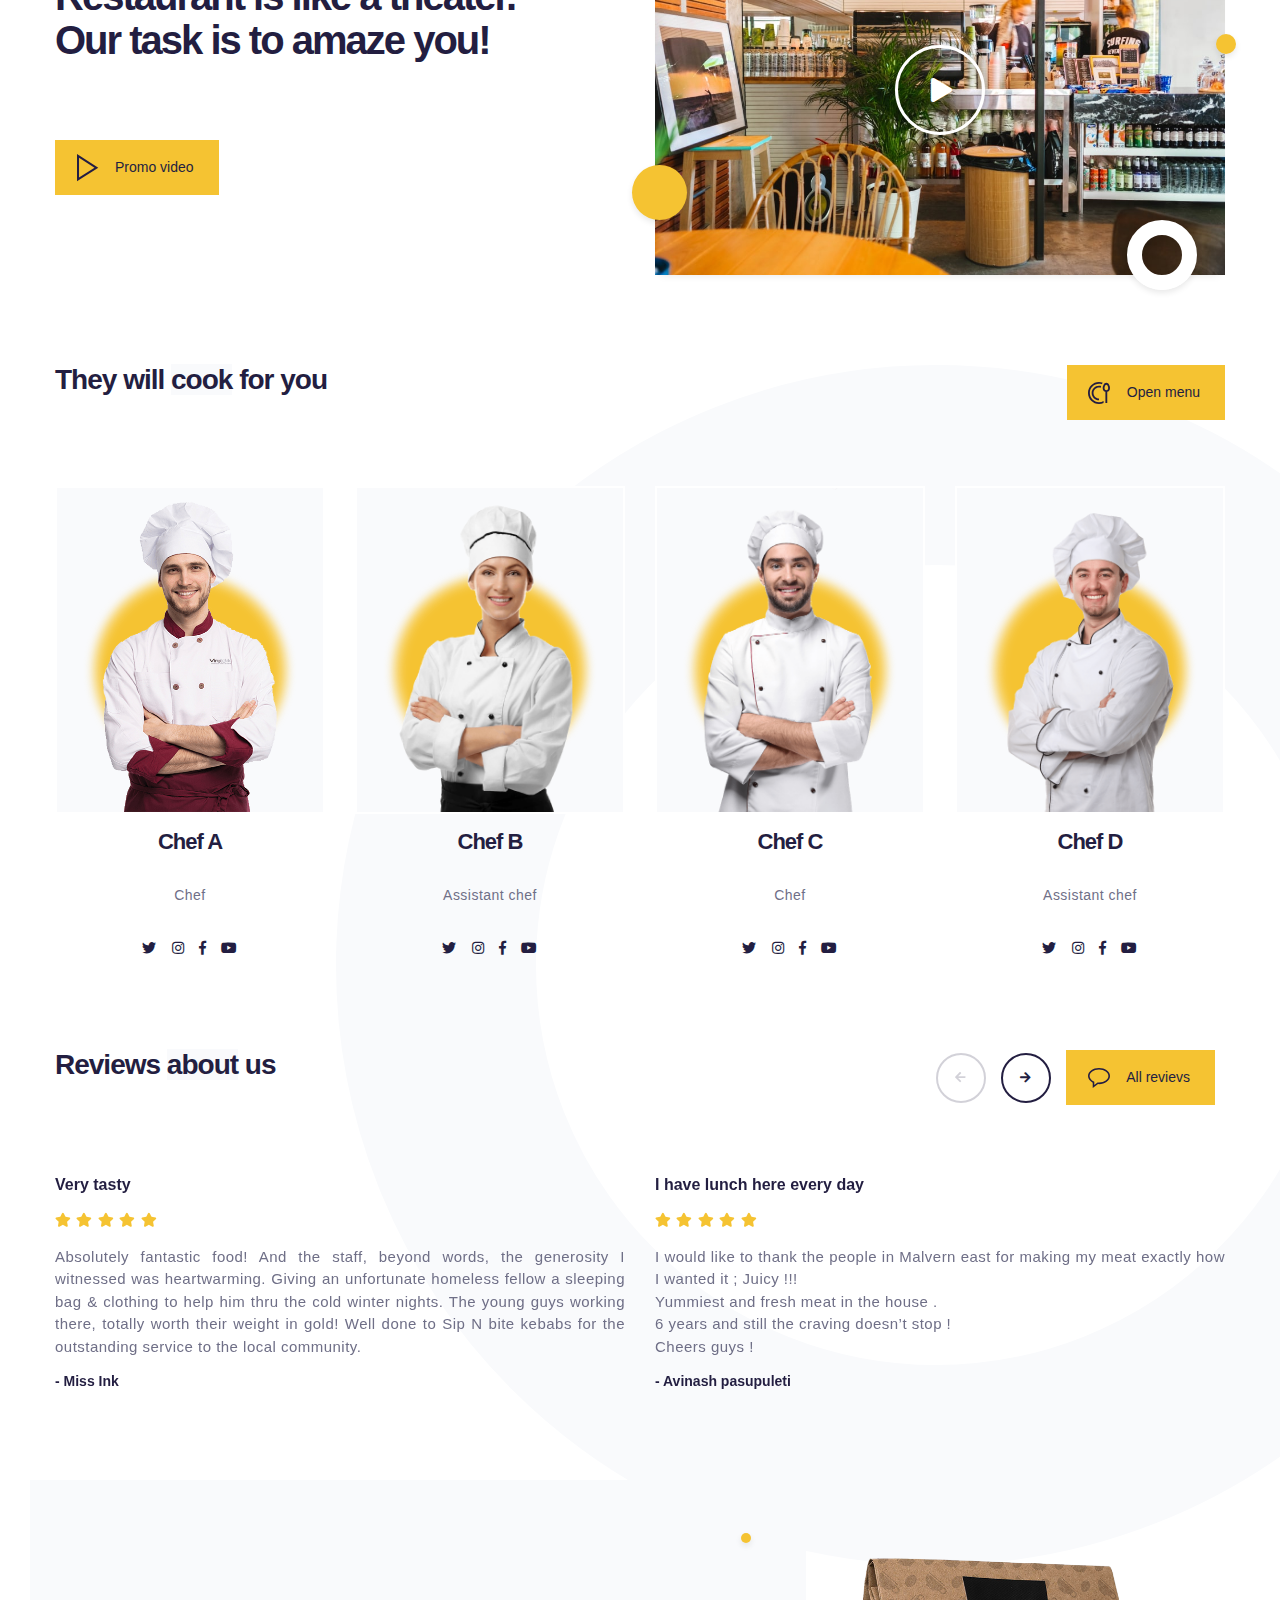
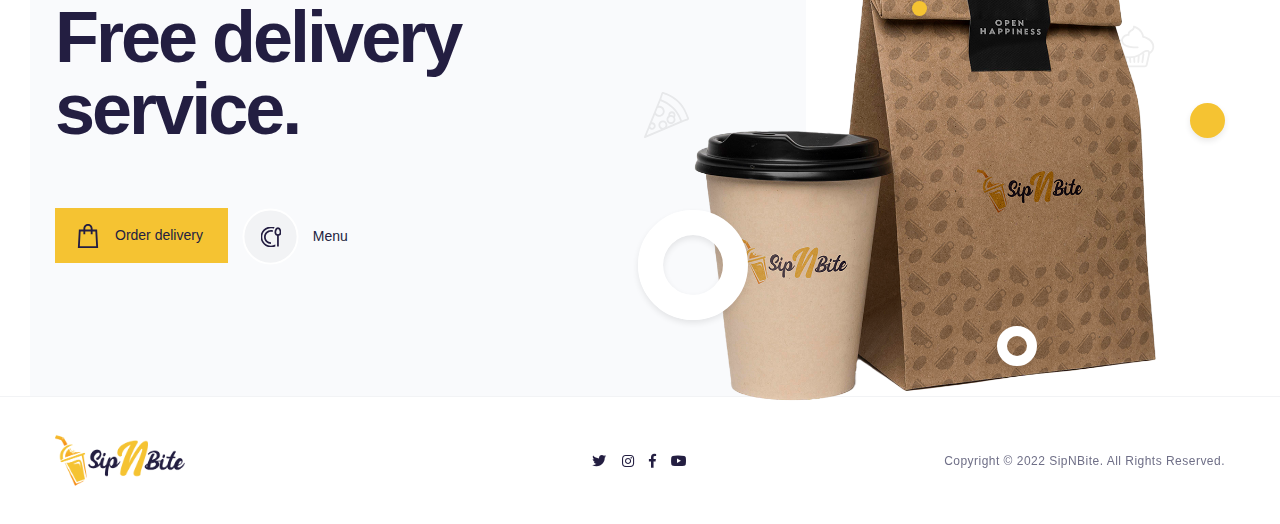
<file: about.html>
<!DOCTYPE html>
<html lang="zxx">


<meta http-equiv="content-type" content="text/html;charset=utf-8" />

<head>
  <meta charset="UTF-8">
  <meta name="viewport" content="width=device-width, initial-scale=1.0">
  <meta http-equiv="X-UA-Compatible" content="ie=edge">
  <!-- color of address bar in mobile browser -->
  <meta name="theme-color" content="#F5C332">
  <!-- favicon  -->
  <link rel="shortcut icon" href="img/ui/logo.ico" type="image/x-icon">
  <!-- font awesome css -->
  <link rel="stylesheet" href="css/plugins/font-awesome.min.css">
  <!-- bootstrap css -->
  <link rel="stylesheet" href="css/plugins/bootstrap.min.css">
  <!-- swiper css -->
  <link rel="stylesheet" href="css/plugins/swiper.min.css">
  <!-- datepicker css -->
  <link rel="stylesheet" href="css/plugins/datepicker.css">
  <!-- mapbox css -->
  <link href="css/plugins/mapbox-style.css" rel='stylesheet'>
  <!-- fancybox css -->
  <link rel="stylesheet" href="css/plugins/fancybox.min.css">
  <!-- sipnbite css -->
  <link rel="stylesheet" href="css/style.css">
  <!-- page title -->
  <title>SipNBite</title>
</head>

<body>
  <!-- app wrapper -->
  <div class="sb-app">
    <!-- preloader -->
    <div class="sb-preloader">
      <div class="sb-preloader-bg"></div>
      <div class="sb-preloader-body">
        <div class="sb-loading">
          <div class="sb-percent"><span class="sb-preloader-number" data-count="101">00</span><span>%</span></div>
        </div>
        <div class="sb-loading-bar">
          <div class="sb-bar"></div>
        </div>
      </div>
    </div>
    <!-- preloader end -->
    <!-- click effect -->
    <div class="sb-click-effect"></div>
    <!-- loader -->
    <div class="sb-load"></div>
    <!-- top bar -->
    <div class="sb-top-bar-frame">
      <div class="sb-top-bar-bg"></div>
      <div class="container">
        <div class="sb-top-bar">
          <a href="index.html" class="sb-logo-frame">
            <!-- logo img -->
            <img src="img/ui/logo.png" alt="sipnbite">
          </a>
          <!-- menu -->
          <div class="sb-right-side">
            <nav id="sb-dynamic-menu" class="sb-menu-transition">
              <ul class="sb-navigation">
                <li>
                  <a href="index.html">Home</a>
                </li>
                <li>
                  <a href="menu.html">Menu</a>
                </li>
                <li>
                  <a href="shop.html">Shop</a>
                </li>
                <li class="sb-active">
                  <a href="about.html">About</a>
                </li>
                <li>
                  <a href="contact.html">Contact</a>
                </li>
                <li class="sb-has-children">
                  <a href="">Know More</a>
                  <ul>
                    <li><a href="gallery.html">Gallery</a></li>
                    <li><a href="reservation.html">Reservation</a></li>
                    <li><a href="faq.html">FAQ</a></li>
                  </ul>
                </li>
              </ul>
            </nav>
            <div class="sb-buttons-frame">
              <!-- button -->
              <div class="sb-btn sb-btn-2 sb-btn-gray sb-btn-icon sb-m-0 sb-btn-cart">
                <span class="sb-icon">
                  <img src="img/ui/icons/cart.svg" alt="icon">
                </span>
                <i class="sb-cart-number">2</i>
              </div>
              <!-- button end -->
              <!-- menu btn -->
              <div class="sb-menu-btn"><span></span></div>
              <!-- info btn -->
              <div class="sb-info-btn"><span></span></div>
            </div>
          </div>
        </div>
      </div>
      <!-- info bar -->
      <div class="sb-info-bar">
        <div class="sb-infobar-content">
          <div class="sb-ib-title-frame sb-mb-30">
            <h4>Contact</h4><i class="fas fa-arrow-down"></i>
          </div>
          <ul class="sb-list sb-mb-30">
            <li><b>Address:</b><span>25 Waverley Rd, Malvern East</span></li>
            <li><b>Working hours:</b><span> 11:00am - 01:30am</span></li>
            <li><b>Phone:</b><span> 03 9563 5738</span></li>
            <li><b>Email:</b><span>contact@sipnbite.com</span></li>
          </ul>
        </div>
        <div class="sb-info-bar-footer">
          <ul class="sb-social">
            <li><a href="#."><i class="fab fa-twitter"></i></a></li>
            <li><a href="#."><i class="fab fa-instagram"></i></a></li>
            <li><a href="#."><i class="fab fa-facebook-f"></i></a></li>
            <li><a href="#."><i class="fab fa-youtube"></i></a></li>
          </ul>
        </div>
      </div>
      <!-- info bar end -->
      <!-- minicart -->
      <div class="sb-minicart">
        <div class="sb-minicart-content">
          <div class="sb-ib-title-frame sb-mb-30">
            <h4>Your order.</h4><i class="fas fa-arrow-down"></i>
          </div>
          <a href="product.html" class="sb-menu-item sb-menu-item-sm sb-mb-15">
            <div class="sb-cover-frame">
              <img src="img/menu/kebabs/ck.jpg" alt="product">
            </div>
            <div class="sb-card-tp">
              <h4 class="sb-card-title">Chicken Kebab</h4>
              <div class="sb-price"><sub>$</sub> 10.99</div>
            </div>
          </a>
          <a href="product.html" class="sb-menu-item sb-menu-item-sm sb-mb-15">
            <div class="sb-cover-frame">
              <img src="img/menu/vegetarian/fw.jpg" alt="product">
            </div>
            <div class="sb-card-tp">
              <h4 class="sb-card-title">Falafel</h4>
              <div class="sb-price"><sub>$</sub> 10.99</div>
            </div>
          </a>
        </div>
        <div class="sb-minicart-footer">
          <!-- button -->
          <a href="cart.html" class="sb-btn sb-btn-gray sb-btn-text">
            <span>View order</span>
          </a>
          <!-- button end -->
          <!-- button -->
          <a href="checkout.html" class="sb-btn sb-btn-text">
            <span>Checkout</span>
          </a>
          <!-- button end -->
        </div>
      </div>
      <!-- minicart end -->
    </div>
    <!-- top bar end -->

    <!-- dynamic content -->
    <div id="sb-dynamic-content" class="sb-transition-fade">

      <!-- banner -->
      <section class="sb-banner sb-banner-xs sb-banner-color">
        <div class="container">
          <div class="row">
            <div class="col-lg-12">
              <!-- main title -->
              <div class="sb-main-title-frame">
                <div class="sb-main-title">
                  <h1 class="sb-h2">About us</h1>
                  <ul class="sb-breadcrumbs">
                    <li><a href="index.html">Home</a></li>
                    <li><a href="#.">About us</a></li>
                  </ul>
                </div>
              </div>
              <!-- main title end -->
            </div>
          </div>
        </div>
      </section>
      <!-- banner end -->

      <!-- About text -->
      <section class="sb-about-text sb-p-90-0">
        <div class="sb-bg-2" style="margin-top: 90px">
          <div></div>
        </div>
        <div class="container">
          <div class="row">
            <div class="col-lg-6 align-self-center">
              <div class="sb-illustration-2 sb-mb-90">
                <div class="sb-interior-frame">
                  <img src="img/gallery/2.jpg" alt="interior" class="sb-interior" style="object-position: center">
                </div>
                <div class="sb-square"></div>
                <div class="sb-cirkle-1"></div>
                <div class="sb-cirkle-2"></div>
                <div class="sb-cirkle-3"></div>
                <div class="sb-cirkle-4"></div>
                <div class="sb-experience">
                  <div class="sb-exp-content">
                    <p class="sb-h1 sb-mb-10">7</p>
                    <p class="sb-h3">Years Experiense</p>
                  </div>
                </div>
              </div>
            </div>
            <div class="col-lg-6 align-self-center sb-mb-60">
              <h2 class="sb-mb-60">We are doing more than <br>you expect</h2>
              <p class="sb-text sb-mb-30 abt">Turkish cuisine is known to be a melting point of eastern and western cuisine,
                which is heavily reflected in the meals served at SipNBite. Operating out of Malvern East, SipNBite has
                been a pioneer of Turkish cuisine in this area. Some of our most popular dishes include Lamb Kebabs,
                Cheese Pide, Open Falafel, and many more. Besides the popular Kebabs range, we also serve meals like
                Chicken n' Rice, Sweets, Side dishes, Turkish Pides, Yummy Dips, and Thick Shakes. SipNBite also keeps
                running meal deals from time to time, where you can order some very tasty Turkish food at an affordable
                combo price.</p>
              <p class="sb-text sb-mb-60 abt">Order your favorite Turkish dish now through our website that way you don't
                need to leave your house at all. How easy is that? Order now!</p>
              <img src="img/ui/signature.png" alt="Signature" class="sb-signature sb-mb-30">
            </div>
          </div>
        </div>
      </section>
      <!-- About text end -->

      <!-- features -->
      <section class="sb-p-0-30">
        <div class="container">
          <div class="row">
            <div class="col-lg-4">
              <div class="sb-features-item sb-mb-60">
                <div class="sb-number">01</div>
                <div class="sb-feature-text">
                  <h3 class="sb-mb-15">We are located in the city center</h3>
                </div>
              </div>
            </div>
            <div class="col-lg-4">
              <div class="sb-features-item sb-mb-60">
                <div class="sb-number">02</div>
                <div class="sb-feature-text">
                  <h3 class="sb-mb-15">Fresh ingredients from organic farms</h3>
                </div>
              </div>
            </div>
            <div class="col-lg-4">
              <div class="sb-features-item sb-mb-60">
                <div class="sb-number">03</div>
                <div class="sb-feature-text">
                  <h3 class="sb-mb-15">Own fast delivery. 30 min Maximum</h3>
                </div>
              </div>
            </div>
            <div class="col-lg-4">
              <div class="sb-features-item sb-mb-60">
                <div class="sb-number">04</div>
                <div class="sb-feature-text">
                  <h3 class="sb-mb-15">Professional, experienced chefs</h3>
                </div>
              </div>
            </div>
            <div class="col-lg-4">
              <div class="sb-features-item sb-mb-60">
                <div class="sb-number">05</div>
                <div class="sb-feature-text">
                  <h3 class="sb-mb-15">The highest standards of service</h3>
                </div>
              </div>
            </div>
          </div>
        </div>
      </section>
      <!-- features end -->

      <!-- video -->
      <section class="sb-video">
        <div class="container">
          <div class="row align-items-center">
            <div class="col-lg-6">
              <div class="sb-mb-90">
                <h2 class="sb-mb-30">Restaurant is like a theater. <br>Our task is to amaze you!</h2><br><br>
                <!-- button -->
                <a data-fancybox="" data-no-swup href="https://www.youtube.com/watch?v=F3zw1Gvn4Mk" class="sb-btn">
                  <span class="sb-icon">
                    <img src="img/ui/icons/play.svg" alt="icon">
                  </span>
                  <span>Promo video</span>
                </a>
                <!-- button end -->
              </div>
            </div>
            <div class="col-lg-6 align-self-center">
              <div class="sb-illustration-7 sb-mb-90">
                <div class="sb-interior-frame">
                  <img src="img/illustrations/interior-2.jpg" alt="interior" class="sb-interior">
                  <a data-fancybox="" data-no-swup href="https://www.youtube.com/watch?v=F3zw1Gvn4Mk"
                    class="sb-video-play"><i class="fas fa-play"></i></a>
                </div>
                <div class="sb-cirkle-1"></div>
                <div class="sb-cirkle-2"></div>
                <div class="sb-cirkle-3"></div>
                <div class="sb-cirkle-4"></div>
              </div>
            </div>
          </div>
        </div>
      </section>
      <!-- video end -->

      <!-- team -->
      <section class="sb-team sb-p-0-60">
        <div class="sb-bg-2">
          <div></div>
        </div>
        <div class="container">
          <div class="sb-group-title sb-mb-30">
            <div class="sb-left sb-mb-30">
              <h2 class="sb-cate-title sb-mb-30">They will <span>cook</span> for you</h2>
            </div>
            <div class="sb-right sb-mb-30">
              <!-- button -->
              <a href="menu.html" class="sb-btn sb-m-0">
                <span class="sb-icon">
                  <img src="img/ui/icons/menu.svg" alt="icon">
                </span>
                <span>Open menu</span>
              </a>
              <!-- button end -->
            </div>
          </div>
          <div class="row">
            <div class="col-lg-3">
              <div class="sb-team-member sb-mb-30">
                <div class="sb-photo-frame sb-mb-15">
                  <img src="img/team/1.png" alt="Team member">
                </div>
                <div class="sb-member-description">
                  <h3 class="sb-mb-10">Chef A</h3>
                  <p class="sb-text sb-text-sm sb-mb-10">Chef</p>
                  <ul class="sb-social">
                    <li><a href="#."><i class="fab fa-twitter"></i></a></li>
                    <li><a href="#."><i class="fab fa-instagram"></i></a></li>
                    <li><a href="#."><i class="fab fa-facebook-f"></i></a></li>
                    <li><a href="#."><i class="fab fa-youtube"></i></a></li>
                  </ul>
                </div>
              </div>
            </div>
            <div class="col-lg-3">
              <div class="sb-team-member sb-mb-30">
                <div class="sb-photo-frame sb-mb-15">
                  <img src="img/team/2.png" alt="Team member">
                </div>
                <div class="sb-member-description">
                  <h3 class="sb-mb-10">Chef B</h3>
                  <p class="sb-text sb-text-sm sb-mb-10">Assistant chef</p>
                  <ul class="sb-social">
                    <li><a href="#."><i class="fab fa-twitter"></i></a></li>
                    <li><a href="#."><i class="fab fa-instagram"></i></a></li>
                    <li><a href="#."><i class="fab fa-facebook-f"></i></a></li>
                    <li><a href="#."><i class="fab fa-youtube"></i></a></li>
                  </ul>
                </div>
              </div>
            </div>
            <div class="col-lg-3">
              <div class="sb-team-member sb-mb-30">
                <div class="sb-photo-frame sb-mb-15">
                  <img src="img/team/3.png" alt="Team member">
                </div>
                <div class="sb-member-description">
                  <h3 class="sb-mb-10">Chef C</h3>
                  <p class="sb-text sb-text-sm sb-mb-10">Chef</p>
                  <ul class="sb-social">
                    <li><a href="#."><i class="fab fa-twitter"></i></a></li>
                    <li><a href="#."><i class="fab fa-instagram"></i></a></li>
                    <li><a href="#."><i class="fab fa-facebook-f"></i></a></li>
                    <li><a href="#."><i class="fab fa-youtube"></i></a></li>
                  </ul>
                </div>
              </div>
            </div>
            <div class="col-lg-3">
              <div class="sb-team-member sb-mb-30">
                <div class="sb-photo-frame sb-mb-15">
                  <img src="img/team/4.png" alt="Team member">
                </div>
                <div class="sb-member-description">
                  <h3 class="sb-mb-10">Chef D</h3>
                  <p class="sb-text sb-text-sm sb-mb-10">Assistant chef</p>
                  <ul class="sb-social">
                    <li><a href="#."><i class="fab fa-twitter"></i></a></li>
                    <li><a href="#."><i class="fab fa-instagram"></i></a></li>
                    <li><a href="#."><i class="fab fa-facebook-f"></i></a></li>
                    <li><a href="#."><i class="fab fa-youtube"></i></a></li>
                  </ul>
                </div>
              </div>
            </div>
          </div>
        </div>
      </section>
      <!-- team end -->

      <!-- revievs -->
      <section class="sb-reviews sb-p-0-90">
        <div class="container">
          <div class="sb-group-title sb-mb-30">
            <div class="sb-left sb-mb-30">
              <h2 class="sb-cate-title sb-mb-30">Reviews <span>about</span> us</h2>
            </div>
            <div class="sb-right sb-mb-30">
              <!-- slider navigation -->
              <div class="sb-slider-nav">
                <div class="sb-prev-btn sb-reviews-prev"><i class="fas fa-arrow-left"></i></div>
                <div class="sb-next-btn sb-reviews-next"><i class="fas fa-arrow-right"></i></div>
              </div>
              <!-- slider navigation end -->
              <!-- button -->
              <a href="reviews.html" class="sb-btn">
                <span class="sb-icon">
                  <img src="img/ui/icons/dialog.svg" alt="icon">
                </span>
                <span>All revievs</span>
              </a>
              <!-- button end -->
            </div>
          </div>
          <div class="swiper-container sb-reviews-slider">
            <div class="swiper-wrapper">
              <div class="swiper-slide">
                <div class="sb-review-card">
                  <div class="sb-review-header sb-mb-15">
                    <h4 class="sb-mb-15">Very tasty</h4>
                    <ul class="sb-stars">
                      <li><i class="fas fa-star"></i></li>
                      <li><i class="fas fa-star"></i></li>
                      <li><i class="fas fa-star"></i></li>
                      <li><i class="fas fa-star"></i></li>
                      <li><i class="fas fa-star"></i></li>
                    </ul>
                  </div>
                  <p class="sb-text sb-mb-15 rvw">Absolutely fantastic food! And the staff, beyond words, the generosity I
                    witnessed was heartwarming. Giving an unfortunate homeless fellow a sleeping bag & clothing to help
                    him thru the cold winter nights. The young guys working there, totally worth their weight in gold!
                    Well done to Sip N bite kebabs for the outstanding service to the local community.</p>
                  <div class="sb-author-frame">
                    <h4>- Miss Ink</h4>
                  </div>
                </div>
              </div>
              <div class="swiper-slide">
                <div class="sb-review-card">
                  <div class="sb-review-header sb-mb-15">
                    <h4 class="sb-mb-15">I have lunch here every day</h4>
                    <ul class="sb-stars">
                      <li><i class="fas fa-star"></i></li>
                      <li><i class="fas fa-star"></i></li>
                      <li><i class="fas fa-star"></i></li>
                      <li><i class="fas fa-star"></i></li>
                      <li><i class="fas fa-star"></i></li>
                    </ul>
                  </div>
                  <p class="sb-text sb-mb-15 rvw">I would like to thank the people in Malvern east for making my meat
                    exactly how I wanted it ; Juicy !!! <br>Yummiest and fresh meat in the house . <br>6 years and still
                    the craving doesn’t stop ! <br>Cheers guys !</p>
                  <div class="sb-author-frame">
                    <h4>- Avinash pasupuleti</h4>
                  </div>
                </div>
              </div>
              <div class="swiper-slide">
                <div class="sb-review-card">
                  <div class="sb-review-header sb-mb-15">
                    <h4 class="sb-mb-15">Good food</h4>
                    <ul class="sb-stars">
                      <li><i class="fas fa-star"></i></li>
                      <li><i class="fas fa-star"></i></li>
                      <li><i class="fas fa-star"></i></li>
                      <li><i class="fas fa-star"></i></li>
                      <li class="sb-empty"><i class="fas fa-star"></i></li>
                    </ul>
                  </div>
                  <p class="sb-text sb-mb-15 rvw">Lamb kebab was good and plenty of meat. Recommended.</p>
                  <div class="sb-author-frame">
                    <h4>- Chris</h4>
                  </div>
                </div>
              </div>
              <div class="swiper-slide">
                <div class="sb-review-card">
                  <div class="sb-review-header sb-mb-15">
                    <h4 class="sb-mb-15">sipnbite is amazing!</h4>
                    <ul class="sb-stars">
                      <li><i class="fas fa-star"></i></li>
                      <li><i class="fas fa-star"></i></li>
                      <li><i class="fas fa-star"></i></li>
                      <li><i class="fas fa-star"></i></li>
                      <li><i class="fas fa-star"></i></li>
                    </ul>
                  </div>
                  <p class="sb-text sb-mb-15 rvw">Such a lovely little kebab joint! Great food, generous servings and great
                    prices. Very friendly staff and exceptional service 🤩 I will be coming back!!</p>
                  <div class="sb-author-frame">
                    <h4>- Mel Baulch</h4>
                  </div>
                </div>
              </div>
            </div>
          </div>
        </div>
      </section>
      <!-- revievs end -->

      <!-- call to action -->
      <section class="sb-call-to-action">
        <div class="sb-bg-3"></div>
        <div class="container">
          <div class="row">
            <div class="col-lg-6 align-self-center">
              <div class="sb-cta-text">
                <h2 class="sb-h1 sb-mb-15">Free delivery service.</h2><br><br>
                <!-- button -->
                <a href="shop.html" class="sb-btn">
                  <span class="sb-icon">
                    <img src="img/ui/icons/cart.svg" alt="icon">
                  </span>
                  <span>Order delivery</span>
                </a>
                <!-- button end -->
                <!-- button -->
                <a href="menu.html" class="sb-btn sb-btn-2 sb-btn-gray">
                  <span class="sb-icon">
                    <img src="img/ui/icons/menu.svg" alt="icon">
                  </span>
                  <span>Menu</span>
                </a>
                <!-- button end -->
              </div>
            </div>
            <div class="col-lg-6">
              <div class="sb-illustration-8">
                <img src="img/illustrations/delivery.png" alt="reserved" class="sb-reserved">
                <div class="sb-cirkle-1"></div>
                <div class="sb-cirkle-2"></div>
                <div class="sb-cirkle-3"></div>
                <div class="sb-cirkle-4"></div>
                <div class="sb-cirkle-5"></div>
                <img src="img/illustrations/2.svg" alt="icon" class="sb-pik-2">
                <img src="img/illustrations/3.svg" alt="icon" class="sb-pik-3">
              </div>
            </div>
          </div>
        </div>
      </section>
      <!-- call to action end -->

      <!-- footer -->
      <footer>
        <div class="container">
          <div class="sb-footer-frame">
            <a href="index.html" class="sb-logo-frame">
              <!-- logo img -->
              <img src="img/ui/logo.png" alt="sipnbite">
            </a>
            <ul class="sb-social">
              <li><a href="#."><i class="fab fa-twitter"></i></a></li>
              <li><a href="#."><i class="fab fa-instagram"></i></a></li>
              <li><a href="#."><i class="fab fa-facebook-f"></i></a></li>
              <li><a href="#."><i class="fab fa-youtube"></i></a></li>
            </ul>
            <div class="sb-copy">Copyright &copy; 2022 SipNBite. All Rights Reserved.</div>
          </div>
        </div>
      </footer>
      <!-- footer end -->

    </div>
    <!-- dynamic content end -->

  </div>
  <!-- app wrapper end -->

  <!-- jquery js -->
  <script src="js/plugins/jquery.min.js"></script>
  <!-- smooth scroll js -->
  <script src="js/plugins/smooth-scroll.js"></script>
  <!-- swup js -->
  <script src="js/plugins/swup.min.js"></script>
  <!-- swiper js -->
  <script src="js/plugins/swiper.min.js"></script>
  <!-- datepicker js -->
  <script src="js/plugins/datepicker.js"></script>
  <!-- isotope js -->
  <script src="js/plugins/isotope.js"></script>
  <!-- sticky -->
  <script src="js/plugins/sticky.js"></script>
  <!-- mapbox js -->
  <script src="js/plugins/mapbox.min.js"></script>
  <!-- fancybox js -->
  <script src="js/plugins/fancybox.min.js"></script>
  <!-- sipnbite js -->
  <script src="js/main.js"></script>

</body>


</html>
</file>
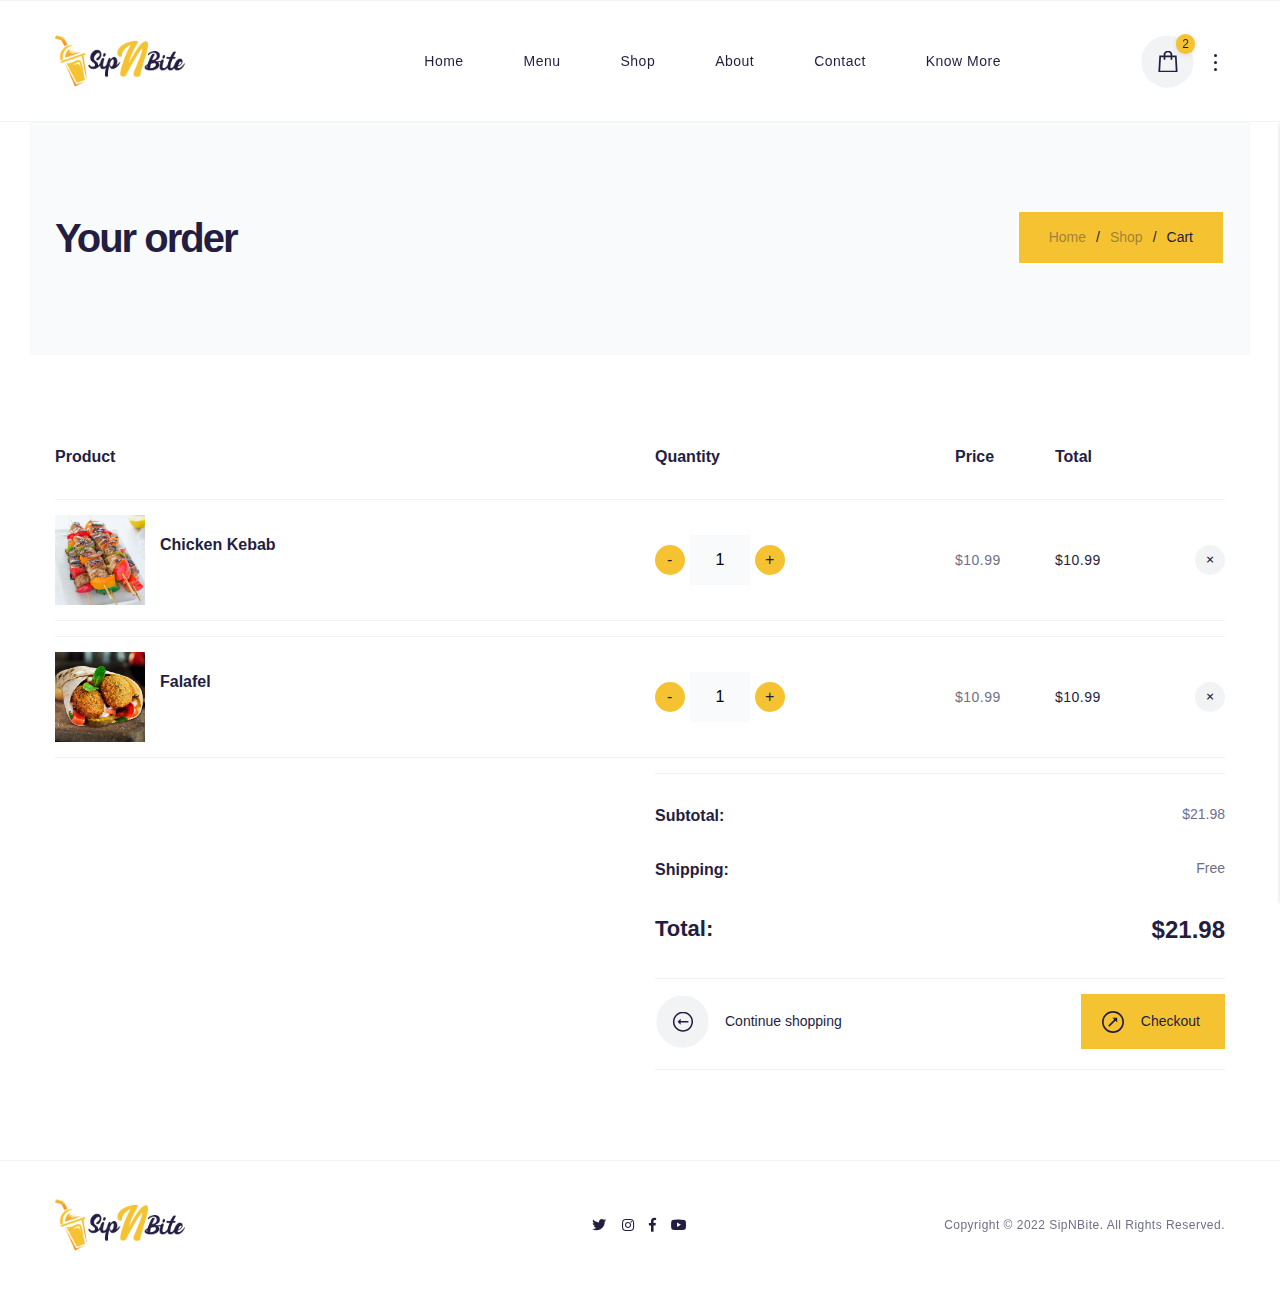
<file: cart.html>
<!DOCTYPE html>
<html lang="zxx">

<meta http-equiv="content-type" content="text/html;charset=utf-8" />
<head>
  <meta charset="UTF-8">
  <meta name="viewport" content="width=device-width, initial-scale=1.0">
  <meta http-equiv="X-UA-Compatible" content="ie=edge">
  <!-- color of address bar in mobile browser -->
  <meta name="theme-color" content="#F5C332">
  <!-- favicon  -->
  <link rel="shortcut icon" href="img/ui/logo.ico" type="image/x-icon">
  <!-- font awesome css -->
  <link rel="stylesheet" href="css/plugins/font-awesome.min.css">
  <!-- bootstrap css -->
  <link rel="stylesheet" href="css/plugins/bootstrap.min.css">
  <!-- swiper css -->
  <link rel="stylesheet" href="css/plugins/swiper.min.css">
  <!-- datepicker css -->
  <link rel="stylesheet" href="css/plugins/datepicker.css">
  <!-- mapbox css -->
  <link href="css/plugins/mapbox-style.css" rel='stylesheet'>
  <!-- fancybox css -->
  <link rel="stylesheet" href="css/plugins/fancybox.min.css">
  <!-- sipnbite css -->
  <link rel="stylesheet" href="css/style.css">
  <!-- page title -->
  <title>SipNBite</title>
</head>

<body>
  <!-- app wrapper -->
  <div class="sb-app">
    <!-- preloader -->
    <div class="sb-preloader">
      <div class="sb-preloader-bg"></div>
      <div class="sb-preloader-body">
        <div class="sb-loading">
          <div class="sb-percent"><span class="sb-preloader-number" data-count="101">00</span><span>%</span></div>
        </div>
        <div class="sb-loading-bar">
          <div class="sb-bar"></div>
        </div>
      </div>
    </div>
    <!-- preloader end -->
    <!-- click effect -->
    <div class="sb-click-effect"></div>
    <!-- loader -->
    <div class="sb-load"></div>
    <!-- top bar -->
    <div class="sb-top-bar-frame">
      <div class="sb-top-bar-bg"></div>
      <div class="container">
        <div class="sb-top-bar">
          <a href="index.html" class="sb-logo-frame">
            <!-- logo img -->
            <img src="img/ui/logo.png" alt="sipnbite">
          </a>
          <!-- menu -->
          <div class="sb-right-side">
            <nav id="sb-dynamic-menu" class="sb-menu-transition">
              <ul class="sb-navigation">
                <li>
                  <a href="index.html">Home</a>
                </li>
                <li>
                  <a href="menu.html">Menu</a>
                </li>
                <li>
                  <a href="shop.html">Shop</a>
                </li>
                <li>
                  <a href="about.html">About</a>
                </li>
                <li>
                  <a href="contact.html">Contact</a>
                </li>
                <li class="sb-has-children">
                  <a href="">Know More</a>
                  <ul>
                    <li><a href="gallery.html">Gallery</a></li>
                    <li><a href="reservation.html">Reservation</a></li>
                    <li><a href="faq.html">FAQ</a></li>
                  </ul>
                </li>
              </ul>
            </nav>
            <div class="sb-buttons-frame">
              <!-- button -->
              <div class="sb-btn sb-btn-2 sb-btn-gray sb-btn-icon sb-m-0 sb-btn-cart">
                <span class="sb-icon">
                  <img src="img/ui/icons/cart.svg" alt="icon">
                </span>
                <i class="sb-cart-number">2</i>
              </div>
              <!-- button end -->
              <!-- menu btn -->
              <div class="sb-menu-btn"><span></span></div>
              <!-- info btn -->
              <div class="sb-info-btn"><span></span></div>
            </div>
          </div>
        </div>
      </div>
      <!-- info bar -->
      <div class="sb-info-bar">
        <div class="sb-infobar-content">
          <div class="sb-ib-title-frame sb-mb-30">
            <h4>Contact</h4><i class="fas fa-arrow-down"></i>
          </div>
          <ul class="sb-list sb-mb-30">
            <li><b>Address:</b><span>25 Waverley Rd, Malvern East</span></li>
            <li><b>Working hours:</b><span> 11:00am - 01:30am</span></li>
            <li><b>Phone:</b><span> 03 9563 5738</span></li>
            <li><b>Email:</b><span>contact@sipnbite.com</span></li>
          </ul>
        </div>
        <div class="sb-info-bar-footer">
          <ul class="sb-social">
            <li><a href="#."><i class="fab fa-twitter"></i></a></li>
            <li><a href="#."><i class="fab fa-instagram"></i></a></li>
            <li><a href="#."><i class="fab fa-facebook-f"></i></a></li>
            <li><a href="#."><i class="fab fa-youtube"></i></a></li>
          </ul>
        </div>
      </div>
      <!-- info bar end -->
      <!-- minicart -->
      <div class="sb-minicart">
        <div class="sb-minicart-content">
          <div class="sb-ib-title-frame sb-mb-30">
            <h4>Your order.</h4><i class="fas fa-arrow-down"></i>
          </div>
          <a href="product.html" class="sb-menu-item sb-menu-item-sm sb-mb-15">
            <div class="sb-cover-frame">
              <img src="img/menu/kebabs/ck.jpg" alt="product">
            </div>
            <div class="sb-card-tp">
              <h4 class="sb-card-title">Chicken Kebab</h4>
              <div class="sb-price"><sub>$</sub> 10.99</div>
            </div>
          </a>
          <a href="product.html" class="sb-menu-item sb-menu-item-sm sb-mb-15">
            <div class="sb-cover-frame">
              <img src="img/menu/vegetarian/fw.jpg" alt="product">
            </div>
            <div class="sb-card-tp">
              <h4 class="sb-card-title">Falafel</h4>
              <div class="sb-price"><sub>$</sub> 10.99</div>
            </div>
          </a>
        </div>
        <div class="sb-minicart-footer">
          <!-- button -->
          <a href="cart.html" class="sb-btn sb-btn-gray sb-btn-text">
            <span>View order</span>
          </a>
          <!-- button end -->
          <!-- button -->
          <a href="checkout.html" class="sb-btn sb-btn-text">
            <span>Checkout</span>
          </a>
          <!-- button end -->
        </div>
      </div>
      <!-- minicart end -->
    </div>
    <!-- top bar end -->

    <!-- dynamic content -->
    <div id="sb-dynamic-content" class="sb-transition-fade">

      <!-- banner -->
      <section class="sb-banner sb-banner-xs sb-banner-color">
        <div class="container">
          <div class="row">
            <div class="col-lg-12">
              <!-- main title -->
              <div class="sb-main-title-frame">
                <div class="sb-main-title">
                  <h1 class="sb-h2">Your order</h1>
                  <ul class="sb-breadcrumbs">
                    <li><a href="index.html">Home</a></li>
                    <li><a href="shop.html">Shop</a></li>
                    <li><a href="#.">Cart</a></li>
                  </ul>
                </div>
              </div>
              <!-- main title end -->
            </div>
          </div>
        </div>
      </section>
      <!-- banner end -->

      <!-- cart -->
      <section class="sb-p-90-90">
        <div class="container">
          <div class="sb-cart-table">
            <div class="sb-cart-table-header">
              <div class="row">
                <div class="col-lg-6">Product</div>
                <div class="col-lg-3">Quantity</div>
                <div class="col-lg-1">Price</div>
                <div class="col-lg-1">Total</div>
                <div class="col-lg-1"></div>
              </div>
            </div>
            <div class="sb-cart-item">
              <div class="row align-items-center">
                <div class="col-lg-6">
                  <a class="sb-product" href="product.html">
                    <div class="sb-cover-frame">
                      <img src="img/menu/kebabs/ck.jpg" alt="product">
                    </div>
                    <div class="sb-prod-description">
                      <h4 class="sb-mb-10">Chicken Kebab</h4>
                    </div>
                  </a>
                </div>
                <div class="col-6 col-lg-3">
                  <div class="sb-input-number-frame">
                    <div class="sb-input-number-btn sb-sub">-</div>
                    <input type="number" value="1" min="1" max="10">
                    <div class="sb-input-number-btn sb-add">+</div>
                  </div>
                </div>
                <div class="col-3 col-lg-1">
                  <div class="sb-price-1"><span>Price: </span>$10.99</div>
                </div>
                <div class="col-3 col-lg-1">
                  <div class="sb-price-2"><span>Total: </span>$10.99</div>
                </div>
                <div class="col-1">
                  <a href="#." class="sb-remove">+</a>
                </div>
              </div>
            </div>
            <div class="sb-cart-item">
              <div class="row align-items-center">
                <div class="col-lg-6">
                  <a class="sb-product" href="product.html">
                    <div class="sb-cover-frame">
                      <img src="img/menu/vegetarian/fw.jpg" alt="product">
                    </div>
                    <div class="sb-prod-description">
                      <h4 class="media-heading sb-mb-10">Falafel</h4>
                    </div>
                  </a>
                </div>
                <div class="col-6 col-lg-3">
                  <div class="sb-input-number-frame">
                    <div class="sb-input-number-btn sb-sub">-</div>
                    <input type="number" value="1" min="1" max="10">
                    <div class="sb-input-number-btn sb-add">+</div>
                  </div>
                </div>
                <div class="col-3 col-lg-1">
                  <div class="sb-price-1"><span>Price: </span>$10.99</div>
                </div>
                <div class="col-3 col-lg-1">
                  <div class="sb-price-2"><span>Total: </span>$10.99</div>
                </div>
                <div class="col-1">
                  <a href="#." class="sb-remove">+</a>
                </div>
              </div>
            </div>

            <div class="row justify-content-end">
              <div class="col-lg-6">
                <div class="sb-cart-total">
                  <div class="sb-sum">
                    <div class="row">
                      <div class="col-8">
                        <div class="sb-total-title">Subtotal:</div>
                      </div>
                      <div class="col-4">
                        <div class="sb-price-1 text-right">$21.98</div>
                      </div>
                    </div>
                  </div>
                  <div class="sb-sum">
                    <div class="row">
                      <div class="col-8">
                        <div class="sb-total-title">Shipping:</div>
                      </div>
                      <div class="col-4">
                        <div class="sb-price-1 text-right">Free</div>
                      </div>
                    </div>
                  </div>
                  <div class="sb-realy-sum">
                    <div class="row">
                      <div class="col-8">
                        <div class="sb-total-title">Total:</div>
                      </div>
                      <div class="col-4">
                        <div class="sb-price-2 text-right">$21.98</div>
                      </div>
                    </div>
                  </div>
                </div>
                <div class="sb-cart-btns-frame text-right">
                  <!-- button -->
                  <a href="shop.html" class="sb-btn sb-btn-2 sb-btn-gray">
                    <span class="sb-icon">
                      <img src="img/ui/icons/arrow-2.svg" alt="icon">
                    </span>
                    <span>Continue shopping</span>
                  </a>
                  <!-- button end -->
                  <!-- button -->
                  <a href="checkout.html" class="sb-btn sb-m-0">
                    <span class="sb-icon">
                      <img src="img/ui/icons/arrow.svg" alt="icon">
                    </span>
                    <span>Checkout</span>
                  </a>
                  <!-- button end -->
                </div>
              </div>
            </div>
          </div>
        </div>
      </section>
      <!-- cart end -->

      <!-- footer -->
      <footer>
        <div class="container">
          <div class="sb-footer-frame">
            <a href="index.html" class="sb-logo-frame">
              <!-- logo img -->
              <img src="img/ui/logo.png" alt="sipnbite">
            </a>
            <ul class="sb-social">
              <li><a href="#."><i class="fab fa-twitter"></i></a></li>
              <li><a href="#."><i class="fab fa-instagram"></i></a></li>
              <li><a href="#."><i class="fab fa-facebook-f"></i></a></li>
              <li><a href="#."><i class="fab fa-youtube"></i></a></li>
            </ul>
            <div class="sb-copy">Copyright &copy; 2022 SipNBite. All Rights Reserved.</div>
          </div>
        </div>
      </footer>
      <!-- footer end -->

    </div>
    <!-- dynamic content end -->

  </div>
  <!-- app wrapper end -->

  <!-- jquery js -->
  <script src="js/plugins/jquery.min.js"></script>
  <!-- smooth scroll js -->
  <script src="js/plugins/smooth-scroll.js"></script>
  <!-- swup js -->
  <script src="js/plugins/swup.min.js"></script>
  <!-- swiper js -->
  <script src="js/plugins/swiper.min.js"></script>
  <!-- datepicker js -->
  <script src="js/plugins/datepicker.js"></script>
  <!-- isotope js -->
  <script src="js/plugins/isotope.js"></script>
  <!-- sticky -->
  <script src="js/plugins/sticky.js"></script>
  <!-- mapbox js -->
  <script src="js/plugins/mapbox.min.js"></script>
  <!-- fancybox js -->
  <script src="js/plugins/fancybox.min.js"></script>
  <!-- sipnbite js -->
  <script src="js/main.js"></script>

</body>


</html>
</file>
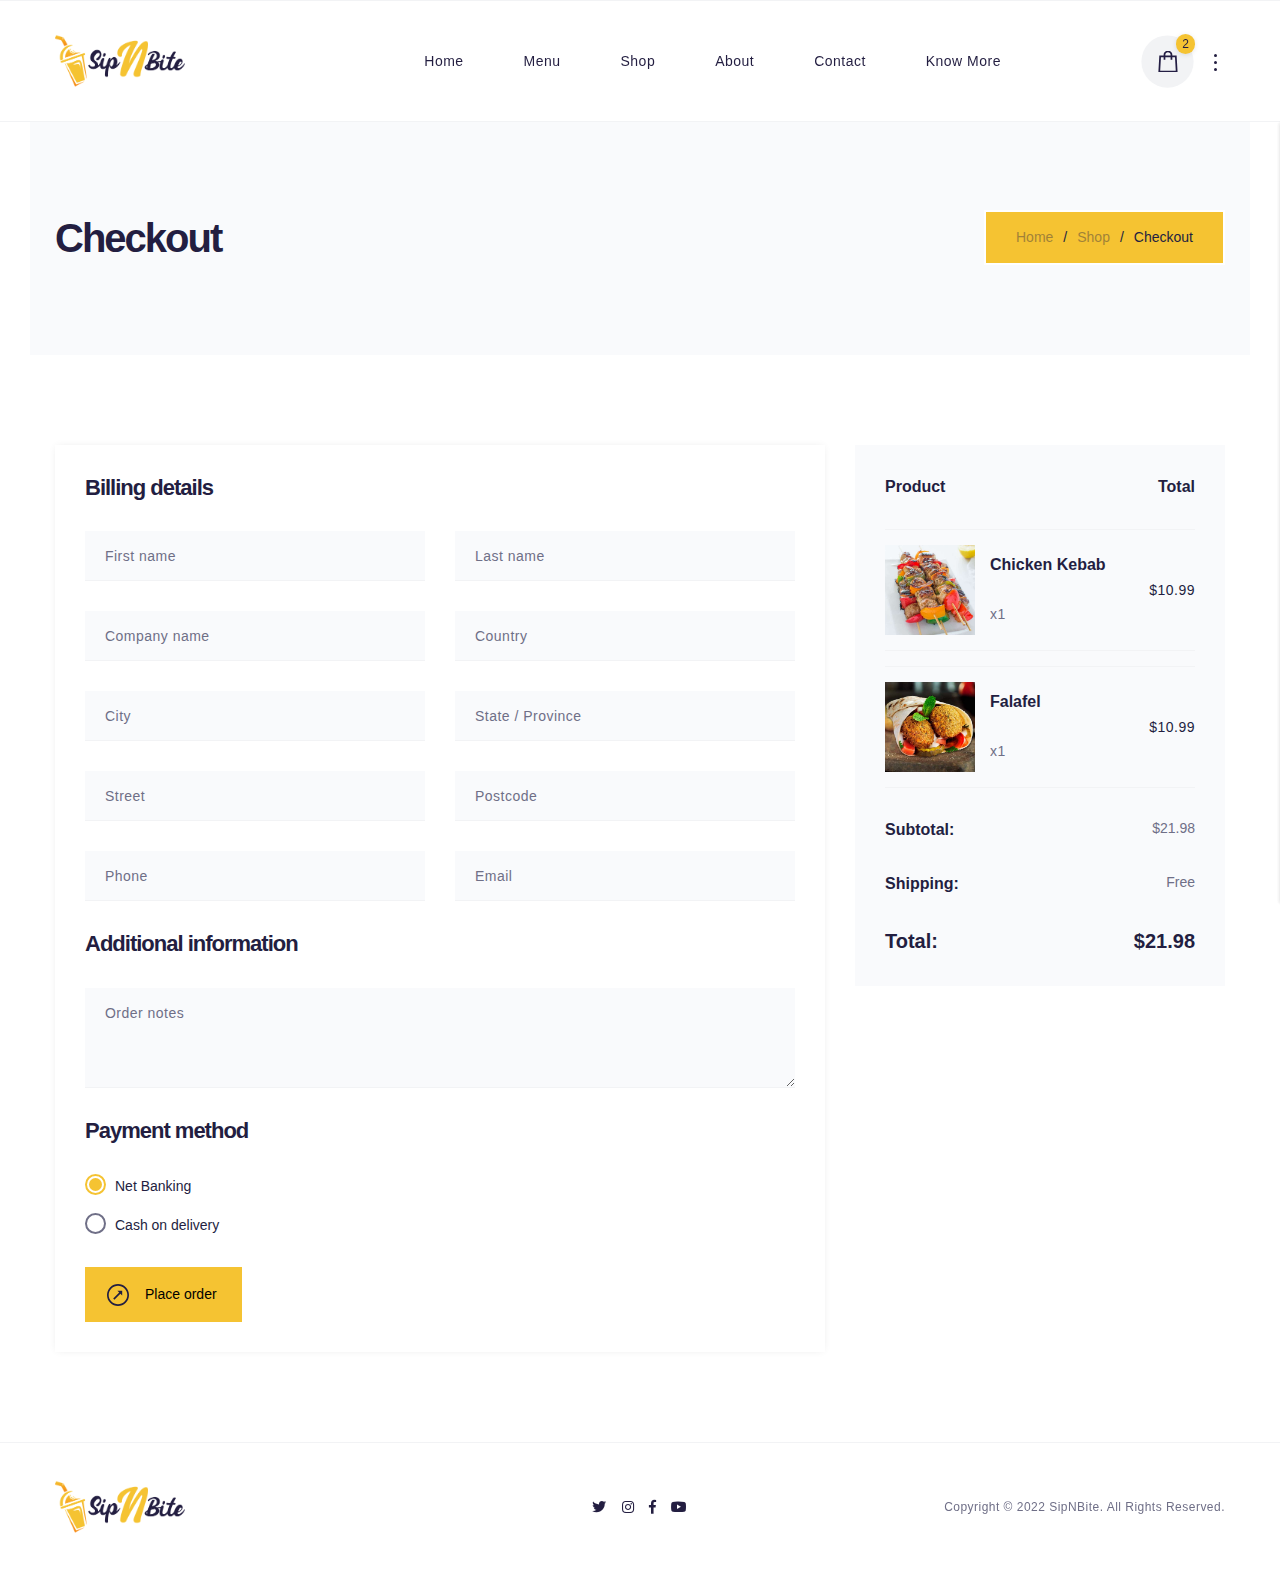
<file: checkout.html>
<!DOCTYPE html>
<html lang="zxx">


<meta http-equiv="content-type" content="text/html;charset=utf-8" />

<head>
  <meta charset="UTF-8">
  <meta name="viewport" content="width=device-width, initial-scale=1.0">
  <meta http-equiv="X-UA-Compatible" content="ie=edge">
  <!-- color of address bar in mobile browser -->
  <meta name="theme-color" content="#F5C332">
  <!-- favicon  -->
  <link rel="shortcut icon" href="img/ui/logo.ico" type="image/x-icon">
  <!-- font awesome css -->
  <link rel="stylesheet" href="css/plugins/font-awesome.min.css">
  <!-- bootstrap css -->
  <link rel="stylesheet" href="css/plugins/bootstrap.min.css">
  <!-- swiper css -->
  <link rel="stylesheet" href="css/plugins/swiper.min.css">
  <!-- datepicker css -->
  <link rel="stylesheet" href="css/plugins/datepicker.css">
  <!-- mapbox css -->
  <link href="css/plugins/mapbox-style.css" rel='stylesheet'>
  <!-- fancybox css -->
  <link rel="stylesheet" href="css/plugins/fancybox.min.css">
  <!-- sipnbite css -->
  <link rel="stylesheet" href="css/style.css">
  <!-- page title -->
  <title>SipNBite</title>
</head>

<body>
  <!-- app wrapper -->
  <div class="sb-app">
    <!-- preloader -->
    <div class="sb-preloader">
      <div class="sb-preloader-bg"></div>
      <div class="sb-preloader-body">
        <div class="sb-loading">
          <div class="sb-percent"><span class="sb-preloader-number" data-count="101">00</span><span>%</span></div>
        </div>
        <div class="sb-loading-bar">
          <div class="sb-bar"></div>
        </div>
      </div>
    </div>
    <!-- preloader end -->
    <!-- click effect -->
    <div class="sb-click-effect"></div>
    <!-- loader -->
    <div class="sb-load"></div>
    <!-- top bar -->
    <div class="sb-top-bar-frame">
      <div class="sb-top-bar-bg"></div>
      <div class="container">
        <div class="sb-top-bar">
          <a href="index.html" class="sb-logo-frame">
            <!-- logo img -->
            <img src="img/ui/logo.png" alt="sipnbite">
          </a>
          <!-- menu -->
          <div class="sb-right-side">
            <nav id="sb-dynamic-menu" class="sb-menu-transition">
              <ul class="sb-navigation">
                <li>
                  <a href="index.html">Home</a>
                </li>
                <li>
                  <a href="menu.html">Menu</a>
                </li>
                <li>
                  <a href="shop.html">Shop</a>
                </li>
                <li>
                  <a href="about.html">About</a>
                </li>
                <li>
                  <a href="contact.html">Contact</a>
                </li>
                <li class="sb-has-children">
                  <a href="">Know More</a>
                  <ul>
                    <li><a href="gallery.html">Gallery</a></li>
                    <li><a href="reservation.html">Reservation</a></li>
                    <li><a href="faq.html">FAQ</a></li>
                  </ul>
                </li>
              </ul>
            </nav>
            <div class="sb-buttons-frame">
              <!-- button -->
              <div class="sb-btn sb-btn-2 sb-btn-gray sb-btn-icon sb-m-0 sb-btn-cart">
                <span class="sb-icon">
                  <img src="img/ui/icons/cart.svg" alt="icon">
                </span>
                <i class="sb-cart-number">2</i>
              </div>
              <!-- button end -->
              <!-- menu btn -->
              <div class="sb-menu-btn"><span></span></div>
              <!-- info btn -->
              <div class="sb-info-btn"><span></span></div>
            </div>
          </div>
        </div>
      </div>
      <!-- info bar -->
      <div class="sb-info-bar">
        <div class="sb-infobar-content">
          <div class="sb-ib-title-frame sb-mb-30">
            <h4>Contact</h4><i class="fas fa-arrow-down"></i>
          </div>
          <ul class="sb-list sb-mb-30">
            <li><b>Address:</b><span>25 Waverley Rd, Malvern East</span></li>
            <li><b>Working hours:</b><span> 11:00am - 01:30am</span></li>
            <li><b>Phone:</b><span> 03 9563 5738</span></li>
            <li><b>Email:</b><span>contact@sipnbite.com</span></li>
          </ul>
        </div>
        <div class="sb-info-bar-footer">
          <ul class="sb-social">
            <li><a href="#."><i class="fab fa-twitter"></i></a></li>
            <li><a href="#."><i class="fab fa-instagram"></i></a></li>
            <li><a href="#."><i class="fab fa-facebook-f"></i></a></li>
            <li><a href="#."><i class="fab fa-youtube"></i></a></li>
          </ul>
        </div>
      </div>
      <!-- info bar end -->
      <!-- minicart -->
      <div class="sb-minicart">
        <div class="sb-minicart-content">
          <div class="sb-ib-title-frame sb-mb-30">
            <h4>Your order.</h4><i class="fas fa-arrow-down"></i>
          </div>
          <a href="product.html" class="sb-menu-item sb-menu-item-sm sb-mb-15">
            <div class="sb-cover-frame">
              <img src="img/menu/kebabs/ck.jpg" alt="product">
            </div>
            <div class="sb-card-tp">
              <h4 class="sb-card-title">Chicken Kebab</h4>
              <div class="sb-price"><sub>$</sub> 10.99</div>
            </div>
          </a>
          <a href="product.html" class="sb-menu-item sb-menu-item-sm sb-mb-15">
            <div class="sb-cover-frame">
              <img src="img/menu/vegetarian/fw.jpg" alt="product">
            </div>
            <div class="sb-card-tp">
              <h4 class="sb-card-title">Falafel</h4>
              <div class="sb-price"><sub>$</sub> 10.99</div>
            </div>
          </a>
        </div>
        <div class="sb-minicart-footer">
          <!-- button -->
          <a href="cart.html" class="sb-btn sb-btn-gray sb-btn-text">
            <span>View order</span>
          </a>
          <!-- button end -->
          <!-- button -->
          <a href="checkout.html" class="sb-btn sb-btn-text">
            <span>Checkout</span>
          </a>
          <!-- button end -->
        </div>
      </div>
      <!-- minicart end -->
    </div>
    <!-- top bar end -->

    <!-- dynamic content -->
    <div id="sb-dynamic-content" class="sb-transition-fade">

      <!-- banner -->
      <section class="sb-banner sb-banner-xs sb-banner-color">
        <div class="container">
          <div class="row">
            <div class="col-lg-12">
              <!-- main title -->
              <div class="sb-main-title-frame">
                <div class="sb-main-title">
                  <h1 class="sb-h2">Checkout</h1>
                  <ul class="sb-breadcrumbs">
                    <li><a href="index.html">Home</a></li>
                    <li><a href="shop.html">Shop</a></li>
                    <li><a href="#.">Checkout</a></li>
                  </ul>
                </div>
              </div>
              <!-- main title end -->
            </div>
          </div>
        </div>
      </section>
      <!-- banner end -->

      <!-- checkout -->
      <section class="sb-p-90-90">
        <div class="container" data-sticky-container>
          <div class="row">
            <div class="col-lg-8">
              <form class="sb-checkout-form">
                <div class="sb-mb-30">
                  <h3>Billing details</h3>
                </div>
                <div class="row">
                  <div class="col-lg-6">
                    <div class="sb-group-input">
                      <input type="text" required>
                      <span class="sb-bar"></span>
                      <label>First name</label>
                    </div>
                  </div>
                  <div class="col-lg-6">
                    <div class="sb-group-input">
                      <input type="text" required>
                      <span class="sb-bar"></span>
                      <label>Last name</label>
                    </div>
                  </div>
                  <div class="col-lg-6">
                    <div class="sb-group-input">
                      <input type="text" required>
                      <span class="sb-bar"></span>
                      <label>Company name</label>
                    </div>
                  </div>
                  <div class="col-lg-6">
                    <div class="sb-group-input">
                      <input type="text" required>
                      <span class="sb-bar"></span>
                      <label>Country</label>
                    </div>
                  </div>
                  <div class="col-lg-6">
                    <div class="sb-group-input">
                      <input type="text" required>
                      <span class="sb-bar"></span>
                      <label>City</label>
                    </div>
                  </div>
                  <div class="col-lg-6">
                    <div class="sb-group-input">
                      <input type="text" required>
                      <span class="sb-bar"></span>
                      <label>State / Province</label>
                    </div>
                  </div>
                  <div class="col-lg-6">
                    <div class="sb-group-input">
                      <input type="text" required>
                      <span class="sb-bar"></span>
                      <label>Street</label>
                    </div>
                  </div>
                  <div class="col-lg-6">
                    <div class="sb-group-input">
                      <input type="text" required>
                      <span class="sb-bar"></span>
                      <label>Postcode</label>
                    </div>
                  </div>
                  <div class="col-lg-6">
                    <div class="sb-group-input">
                      <input type="tel" required>
                      <span class="sb-bar"></span>
                      <label>Phone</label>
                    </div>
                  </div>
                  <div class="col-lg-6">
                    <div class="sb-group-input">
                      <input type="email" required>
                      <span class="sb-bar"></span>
                      <label>Email</label>
                    </div>
                  </div>
                </div>
                <div class="sb-mb-30">
                  <h3>Additional information</h3>
                </div>
                <div class="sb-group-input">
                  <textarea name="name" required></textarea>
                  <span class="sb-bar"></span>
                  <label>Order notes</label>
                </div>
                <div class="sb-mb-30">
                  <h3 class="sb-mb-30">Payment method</h3>
                  <ul>
                    <li class="sb-radio">
                      <input type="radio" id="option-1" name="selector" checked>
                      <label for="option-1">Net Banking</label>
                      <div class="sb-check"></div>
                    </li>

                    <li class="sb-radio">
                      <input type="radio" id="option-3" name="selector">
                      <label for="option-3">Cash on delivery</label>
                      <div class="sb-check"></div>
                    </li>
                  </ul>
                </div>
                <!-- button -->
                <button type="submit" class="sb-btn sb-m-0">
                  <span class="sb-icon">
                    <img src="img/ui/icons/arrow.svg" alt="icon">
                  </span>
                  <span>Place order</span>
                </button>
                <!-- button end -->
              </form>
            </div>
            <div class="col-lg-4">
              <div class="sb-pad-type-2 sb-sticky" data-margin-top="120">
                <div class="sb-co-cart-frame">
                  <div class="sb-cart-table">
                    <div class="sb-cart-table-header">
                      <div class="row">
                        <div class="col-lg-9">Product</div>
                        <div class="col-lg-3 text-right">Total</div>
                      </div>
                    </div>
                    <div class="sb-cart-item">
                      <div class="row align-items-center">
                        <div class="col-lg-9">
                          <a class="sb-product" href="product.html">
                            <div class="sb-cover-frame">
                              <img src="img/menu/kebabs/ck.jpg" alt="product">
                            </div>
                            <div class="sb-prod-description">
                              <h4 class="sb-mb-10">Chicken Kebab</h4>
                              <p class="sb-text sb-text-sm">x1</p>
                            </div>
                          </a>
                        </div>
                        <div class="col-lg-3 text-md-right">
                          <div class="sb-price-2"><span>Total: </span>$10.99</div>
                        </div>
                      </div>
                    </div>
                    <div class="sb-cart-item">
                      <div class="row align-items-center">
                        <div class="col-lg-9">
                          <a class="sb-product" href="product.html">
                            <div class="sb-cover-frame">
                              <img src="img/menu/vegetarian/fw.jpg" alt="product">
                            </div>
                            <div class="sb-prod-description">
                              <h4 class="sb-mb-10">Falafel</h4>
                              <p class="sb-text sb-text-sm">x1</p>
                            </div>
                          </a>
                        </div>
                        <div class="col-lg-3 text-md-right">
                          <div class="sb-price-2"><span>Total: </span>$10.99</div>
                        </div>
                      </div>
                    </div>

                    <div class="sb-cart-total sb-cart-total-2">
                      <div class="sb-sum">
                        <div class="row">
                          <div class="col-6">
                            <div class="sb-total-title">Subtotal:</div>
                          </div>
                          <div class="col-6">
                            <div class="sb-price-1 text-right">$21.98</div>
                          </div>
                        </div>
                      </div>
                      <div class="sb-sum">
                        <div class="row">
                          <div class="col-6">
                            <div class="sb-total-title">Shipping:</div>
                          </div>
                          <div class="col-6">
                            <div class="sb-price-1 text-right">Free</div>
                          </div>
                        </div>
                      </div>
                      <div class="sb-realy-sum">
                        <div class="row">
                          <div class="col-6">
                            <div class="sb-total-title">Total:</div>
                          </div>
                          <div class="col-6">
                            <div class="sb-price-2 text-right">$21.98</div>
                          </div>
                        </div>
                      </div>
                    </div>
                  </div>
                </div>
              </div>
            </div>
          </div>
        </div>
      </section>
      <!-- checkout end -->

      <!-- footer -->
      <footer>
        <div class="container">
          <div class="sb-footer-frame">
            <a href="index.html" class="sb-logo-frame">
              <!-- logo img -->
              <img src="img/ui/logo.png" alt="sipnbite">
            </a>
            <ul class="sb-social">
              <li><a href="#."><i class="fab fa-twitter"></i></a></li>
              <li><a href="#."><i class="fab fa-instagram"></i></a></li>
              <li><a href="#."><i class="fab fa-facebook-f"></i></a></li>
              <li><a href="#."><i class="fab fa-youtube"></i></a></li>
            </ul>
            <div class="sb-copy">Copyright &copy; 2022 SipNBite. All Rights Reserved.</div>
          </div>
        </div>
      </footer>
      <!-- footer end -->

    </div>
    <!-- dynamic content end -->

  </div>
  <!-- app wrapper end -->

  <!-- jquery js -->
  <script src="js/plugins/jquery.min.js"></script>
  <!-- smooth scroll js -->
  <script src="js/plugins/smooth-scroll.js"></script>
  <!-- swup js -->
  <script src="js/plugins/swup.min.js"></script>
  <!-- swiper js -->
  <script src="js/plugins/swiper.min.js"></script>
  <!-- datepicker js -->
  <script src="js/plugins/datepicker.js"></script>
  <!-- isotope js -->
  <script src="js/plugins/isotope.js"></script>
  <!-- sticky -->
  <script src="js/plugins/sticky.js"></script>
  <!-- mapbox js -->
  <script src="js/plugins/mapbox.min.js"></script>
  <!-- fancybox js -->
  <script src="js/plugins/fancybox.min.js"></script>
  <!-- sipnbite js -->
  <script src="js/main.js"></script>

</body>


</html>
</file>
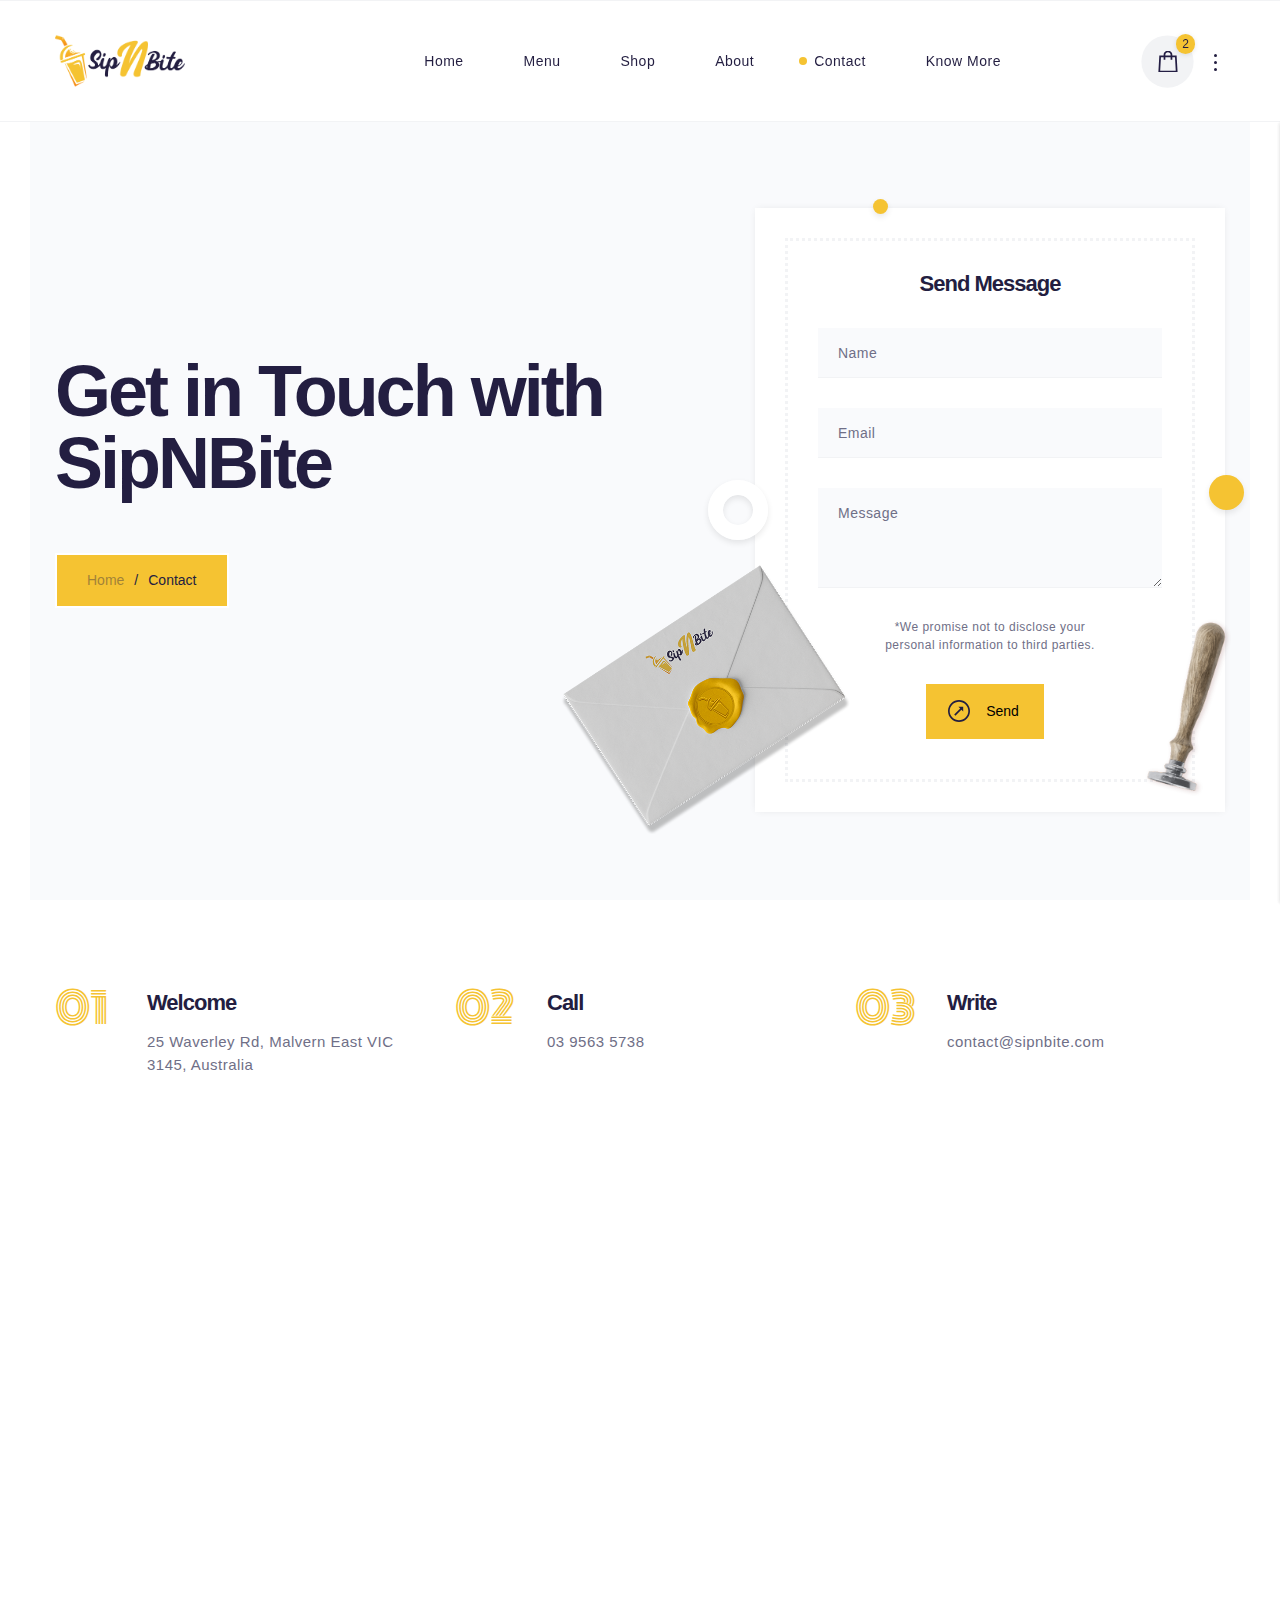
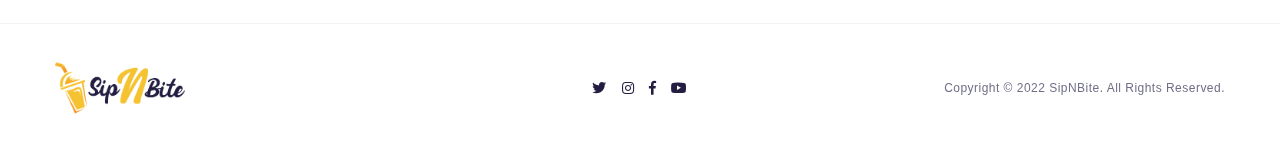
<file: contact.html>
<!DOCTYPE html>
<html lang="zxx">


<meta http-equiv="content-type" content="text/html;charset=utf-8" />

<head>
  <meta charset="UTF-8">
  <meta name="viewport" content="width=device-width, initial-scale=1.0">
  <meta http-equiv="X-UA-Compatible" content="ie=edge">
  <!-- color of address bar in mobile browser -->
  <meta name="theme-color" content="#F5C332">
  <!-- favicon  -->
  <link rel="shortcut icon" href="img/ui/logo.ico" type="image/x-icon">
  <!-- font awesome css -->
  <link rel="stylesheet" href="css/plugins/font-awesome.min.css">
  <!-- bootstrap css -->
  <link rel="stylesheet" href="css/plugins/bootstrap.min.css">
  <!-- swiper css -->
  <link rel="stylesheet" href="css/plugins/swiper.min.css">
  <!-- datepicker css -->
  <link rel="stylesheet" href="css/plugins/datepicker.css">
  <!-- mapbox css -->
  <link href="css/plugins/mapbox-style.css" rel='stylesheet'>
  <!-- fancybox css -->
  <link rel="stylesheet" href="css/plugins/fancybox.min.css">
  <!-- sipnbite css -->
  <link rel="stylesheet" href="css/style.css">
  <!-- page title -->
  <title>SipNBite</title>
</head>

<body>
  <!-- app wrapper -->
  <div class="sb-app">
    <!-- preloader -->
    <div class="sb-preloader">
      <div class="sb-preloader-bg"></div>
      <div class="sb-preloader-body">
        <div class="sb-loading">
          <div class="sb-percent"><span class="sb-preloader-number" data-count="101">00</span><span>%</span></div>
        </div>
        <div class="sb-loading-bar">
          <div class="sb-bar"></div>
        </div>
      </div>
    </div>
    <!-- preloader end -->
    <!-- click effect -->
    <div class="sb-click-effect"></div>
    <!-- loader -->
    <div class="sb-load"></div>
    <!-- top bar -->
    <div class="sb-top-bar-frame">
      <div class="sb-top-bar-bg"></div>
      <div class="container">
        <div class="sb-top-bar">
          <a href="index.html" class="sb-logo-frame">
            <!-- logo img -->
            <img src="img/ui/logo.png" alt="sipnbite">
          </a>
          <!-- menu -->
          <div class="sb-right-side">
            <nav id="sb-dynamic-menu" class="sb-menu-transition">
              <ul class="sb-navigation">
                <li>
                  <a href="index.html">Home</a>
                </li>
                <li>
                  <a href="menu.html">Menu</a>
                </li>
                <li>
                  <a href="shop.html">Shop</a>
                </li>
                <li>
                  <a href="about.html">About</a>
                </li>
                <li class="sb-active">
                  <a href="contact.html">Contact</a>
                </li>
                <li class="sb-has-children">
                  <a href="">Know More</a>
                  <ul>
                    <li><a href="gallery.html">Gallery</a></li>
                    <li><a href="reservation.html">Reservation</a></li>
                    <li><a href="faq.html">FAQ</a></li>
                  </ul>
                </li>
              </ul>
            </nav>
            <div class="sb-buttons-frame">
              <!-- button -->
              <div class="sb-btn sb-btn-2 sb-btn-gray sb-btn-icon sb-m-0 sb-btn-cart">
                <span class="sb-icon">
                  <img src="img/ui/icons/cart.svg" alt="icon">
                </span>
                <i class="sb-cart-number">2</i>
              </div>
              <!-- button end -->
              <!-- menu btn -->
              <div class="sb-menu-btn"><span></span></div>
              <!-- info btn -->
              <div class="sb-info-btn"><span></span></div>
            </div>
          </div>
        </div>
      </div>
      <!-- info bar -->
      <div class="sb-info-bar">
        <div class="sb-infobar-content">
          <div class="sb-ib-title-frame sb-mb-30">
            <h4>Contact</h4><i class="fas fa-arrow-down"></i>
          </div>
          <ul class="sb-list sb-mb-30">
            <li><b>Address:</b><span>25 Waverley Rd, Malvern East</span></li>
            <li><b>Working hours:</b><span> 11:00am - 01:30am</span></li>
            <li><b>Phone:</b><span> 03 9563 5738</span></li>
            <li><b>Email:</b><span>contact@sipnbite.com</span></li>
          </ul>
        </div>
        <div class="sb-info-bar-footer">
          <ul class="sb-social">
            <li><a href="#."><i class="fab fa-twitter"></i></a></li>
            <li><a href="#."><i class="fab fa-instagram"></i></a></li>
            <li><a href="#."><i class="fab fa-facebook-f"></i></a></li>
            <li><a href="#."><i class="fab fa-youtube"></i></a></li>
          </ul>
        </div>
      </div>
      <!-- info bar end -->
      <!-- minicart -->
      <div class="sb-minicart">
        <div class="sb-minicart-content">
          <div class="sb-ib-title-frame sb-mb-30">
            <h4>Your order.</h4><i class="fas fa-arrow-down"></i>
          </div>
          <a href="product.html" class="sb-menu-item sb-menu-item-sm sb-mb-15">
            <div class="sb-cover-frame">
              <img src="img/menu/kebabs/ck.jpg" alt="product">
            </div>
            <div class="sb-card-tp">
              <h4 class="sb-card-title">Chicken Kebab</h4>
              <div class="sb-price"><sub>$</sub> 10.99</div>
            </div>
          </a>
          <a href="product.html" class="sb-menu-item sb-menu-item-sm sb-mb-15">
            <div class="sb-cover-frame">
              <img src="img/menu/vegetarian/fw.jpg" alt="product">
            </div>
            <div class="sb-card-tp">
              <h4 class="sb-card-title">Falafel</h4>
              <div class="sb-price"><sub>$</sub> 10.99</div>
            </div>
          </a>
        </div>
        <div class="sb-minicart-footer">
          <!-- button -->
          <a href="cart.html" class="sb-btn sb-btn-gray sb-btn-text">
            <span>View order</span>
          </a>
          <!-- button end -->
          <!-- button -->
          <a href="checkout.html" class="sb-btn sb-btn-text">
            <span>Checkout</span>
          </a>
          <!-- button end -->
        </div>
      </div>
      <!-- minicart end -->
    </div>
    <!-- top bar end -->

    <!-- dynamic content -->
    <div id="sb-dynamic-content" class="sb-transition-fade">

      <!-- banner -->
      <section class="sb-banner sb-banner-color">
        <div class="container">
          <div class="row align-items-center">
            <div class="col-lg-7">
              <!-- main title -->
              <div class="sb-main-title-frame">
                <div class="sb-main-title">
                  <h1 class="sb-mb-30">Get in <span>Touch with SipNBite</span></h1><br>
                  <ul class="sb-breadcrumbs">
                    <li><a href="index.html">Home</a></li>
                    <li><a href="menu.html">Contact</a></li>
                  </ul>
                </div>
              </div>
              <!-- main title end -->
            </div>
            <div class="col-lg-5">
              <div class="sb-contact-form-frame">
                <div class="sb-illustration-9">
                  <img src="img/illustrations/envelope-1.png" alt="envelope" class="sb-envelope-1">
                  <img src="img/illustrations/envelope-2.png" alt="envelope" class="sb-envelope-2">
                  <div class="sb-cirkle-1"></div>
                  <div class="sb-cirkle-2"></div>
                  <div class="sb-cirkle-3"></div>
                </div>
                <div class="sb-form-content">
                  <div class="sb-main-content">
                    <h3 class="sb-mb-30">Send Message</h3>
                    <form id="form">
                      <div class="sb-group-input">
                        <input type="text" name="name" required>
                        <span class="sb-bar"></span>
                        <label>Name</label>
                      </div>
                      <div class="sb-group-input">
                        <input type="email" name="email" required>
                        <span class="sb-bar"></span>
                        <label>Email</label>
                      </div>
                      <div class="sb-group-input">
                        <textarea name="text" required></textarea>
                        <span class="sb-bar"></span>
                        <label>Message</label>
                      </div>
                      <p class="sb-text sb-text-xs sb-mb-30">*We promise not to disclose your <br>personal information
                        to third parties.</p>
                      <!-- button -->
                      <button class="sb-btn sb-cf-submit sb-show-success">
                        <span class="sb-icon">
                          <img src="img/ui/icons/arrow.svg" alt="icon">
                        </span>
                        <span>Send</span>
                      </button>
                      <!-- button end -->
                    </form>
                  </div>
                  <div class="sb-success-result">
                    <img src="img/ui/success.jpg" alt="success" class="sb-mb-15">
                    <div class="sb-success-title sb-mb-15">Success!</div>
                    <p class="sb-text sb-mb-15">Your message has been sent <br>successfully</p>
                    <!-- button -->
                    <a href="index.html" class="sb-btn sb-btn-2">
                      <span class="sb-icon">
                        <img src="img/ui/icons/arrow-2.svg" alt="icon">
                      </span>
                      <span>Back to home</span>
                    </a>
                    <!-- button end -->
                  </div>
                </div>
              </div>
            </div>
          </div>
        </div>
      </section>
      <!-- banner end -->

      <!-- contact info -->
      <section class="sb-p-90-30">
        <div class="container">
          <div class="row">
            <div class="col-lg-4">
              <div class="sb-features-item sb-mb-60">
                <div class="sb-number">01</div>
                <div class="sb-feature-text">
                  <h3 class="sb-mb-15">Welcome</h3>
                  <p class="sb-text">25 Waverley Rd, Malvern East VIC 3145, Australia</p>
                </div>
              </div>
            </div>
            <div class="col-lg-4">
              <div class="sb-features-item sb-mb-60">
                <div class="sb-number">02</div>
                <div class="sb-feature-text">
                  <h3 class="sb-mb-15">Call</h3>
                  <p class="sb-text">03 9563 5738</p>
                </div>
              </div>
            </div>
            <div class="col-lg-4">
              <div class="sb-features-item sb-mb-60">
                <div class="sb-number">03</div>
                <div class="sb-feature-text">
                  <h3 class="sb-mb-15">Write</h3>
                  <p class="sb-text">contact@sipnbite.com</p>
                </div>
              </div>
            </div>
          </div>
        </div>
      </section>
      <!-- contact info end -->

      <!-- map -->
      <div class="sb-map-frame">
        <iframe src="https://www.google.com/maps/embed?pb=!1m18!1m12!1m3!1d3149.362746627023!2d145.04115031528644!3d-37.87519864533409!2m3!1f0!2f0!3f0!3m2!1i1024!2i768!4f13.1!3m3!1m2!1s0x6ad669b8b79d46c3%3A0x44e4e4b62e344c2c!2sSip%20N%20bite%20Kebabs%20Malvern%20east!5e0!3m2!1sen!2sus!4v1648879559516!5m2!1sen!2sus" width="100%" height="450px" style="border:0;" allowfullscreen="" loading="lazy" referrerpolicy="no-referrer-when-downgrade"></iframe>
      </div>

      <!-- map end -->

      <!-- footer -->
      <footer>
        <div class="container">
          <div class="sb-footer-frame">
            <a href="index.html" class="sb-logo-frame">
              <!-- logo img -->
              <img src="img/ui/logo.png" alt="sipnbite">
            </a>
            <ul class="sb-social">
              <li><a href="#."><i class="fab fa-twitter"></i></a></li>
              <li><a href="#."><i class="fab fa-instagram"></i></a></li>
              <li><a href="#."><i class="fab fa-facebook-f"></i></a></li>
              <li><a href="#."><i class="fab fa-youtube"></i></a></li>
            </ul>
            <div class="sb-copy">Copyright &copy; 2022 SipNBite. All Rights Reserved.</div>
          </div>
        </div>
      </footer>
      <!-- footer end -->

    </div>
    <!-- dynamic content end -->

  </div>
  <!-- app wrapper end -->

  <!-- jquery js -->
  <script src="js/plugins/jquery.min.js"></script>
  <!-- smooth scroll js -->
  <script src="js/plugins/smooth-scroll.js"></script>
  <!-- swup js -->
  <script src="js/plugins/swup.min.js"></script>
  <!-- swiper js -->
  <script src="js/plugins/swiper.min.js"></script>
  <!-- datepicker js -->
  <script src="js/plugins/datepicker.js"></script>
  <!-- isotope js -->
  <script src="js/plugins/isotope.js"></script>
  <!-- sticky -->
  <script src="js/plugins/sticky.js"></script>
  <!-- mapbox js -->
  <script src="js/plugins/mapbox.min.js"></script>
  <!-- fancybox js -->
  <script src="js/plugins/fancybox.min.js"></script>
  <!-- sipnbite js -->
  <script src="js/main.js"></script>

</body>

</html>
</file>
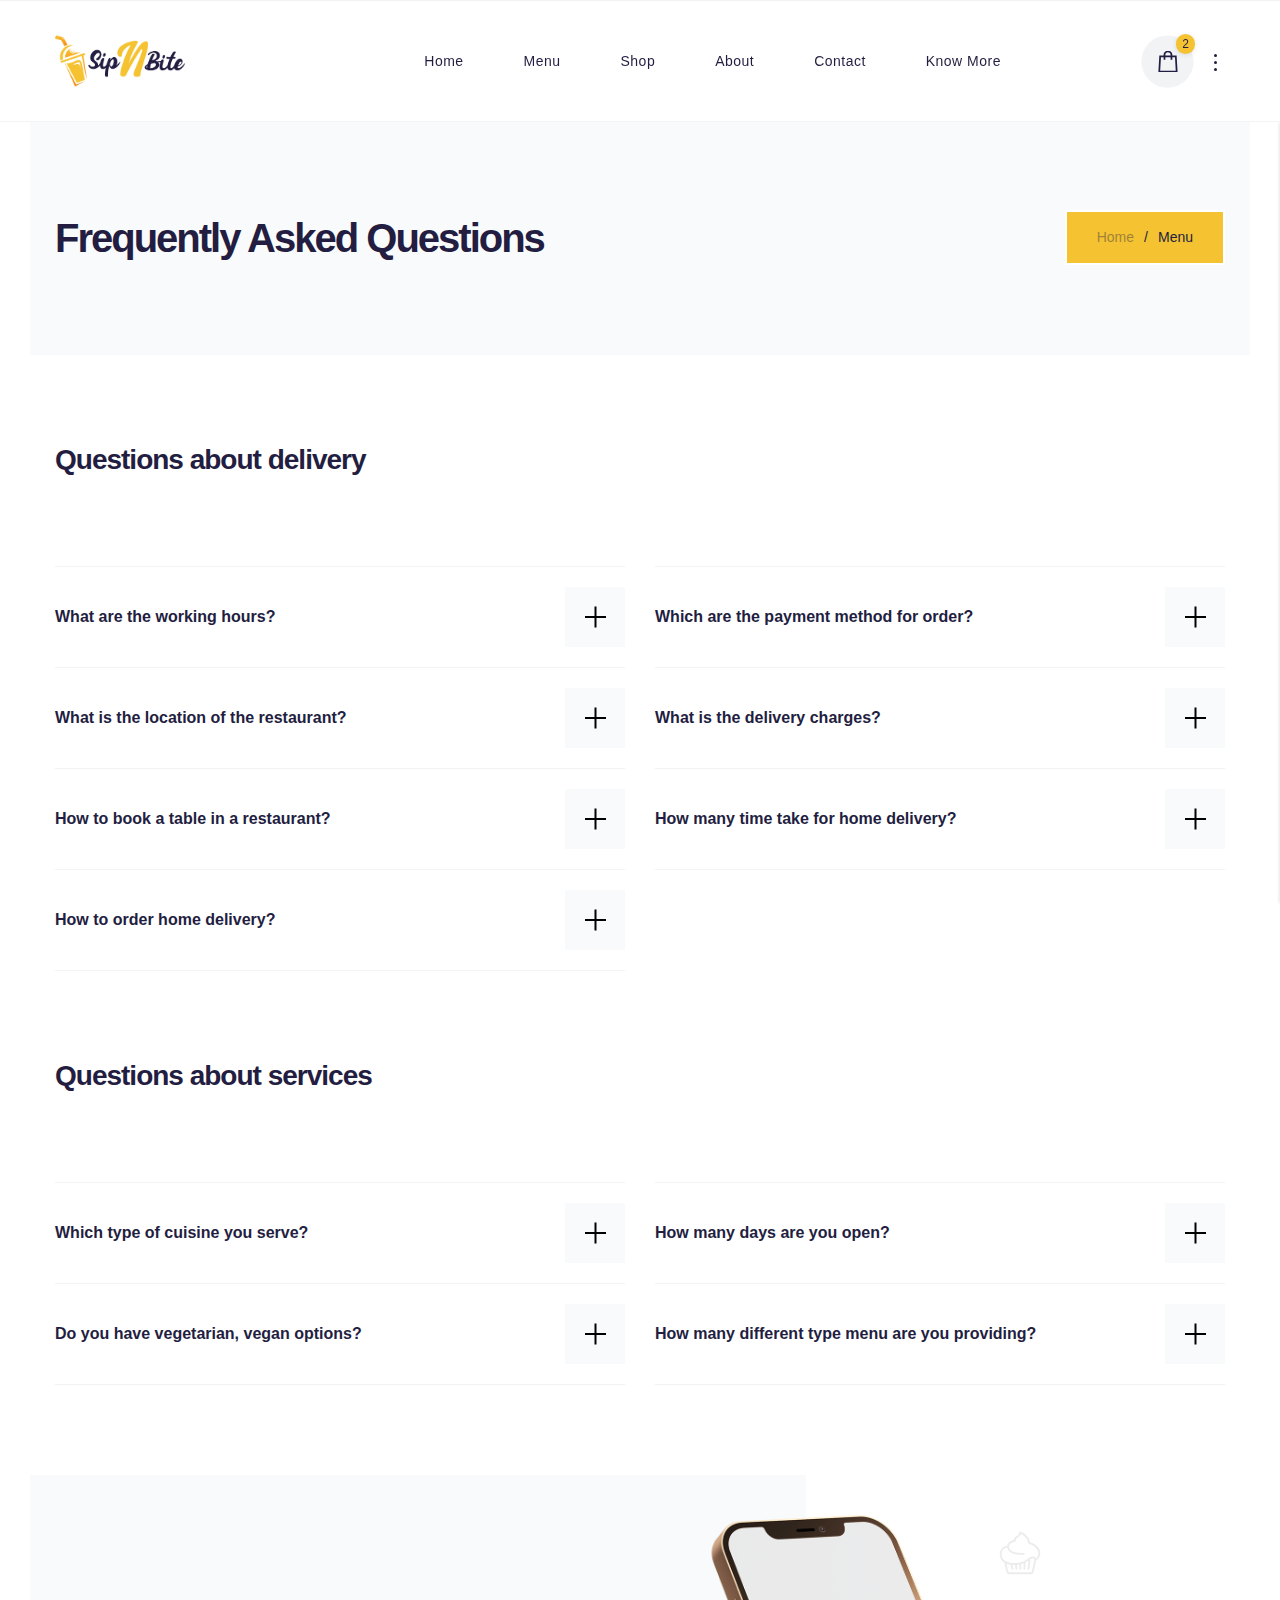
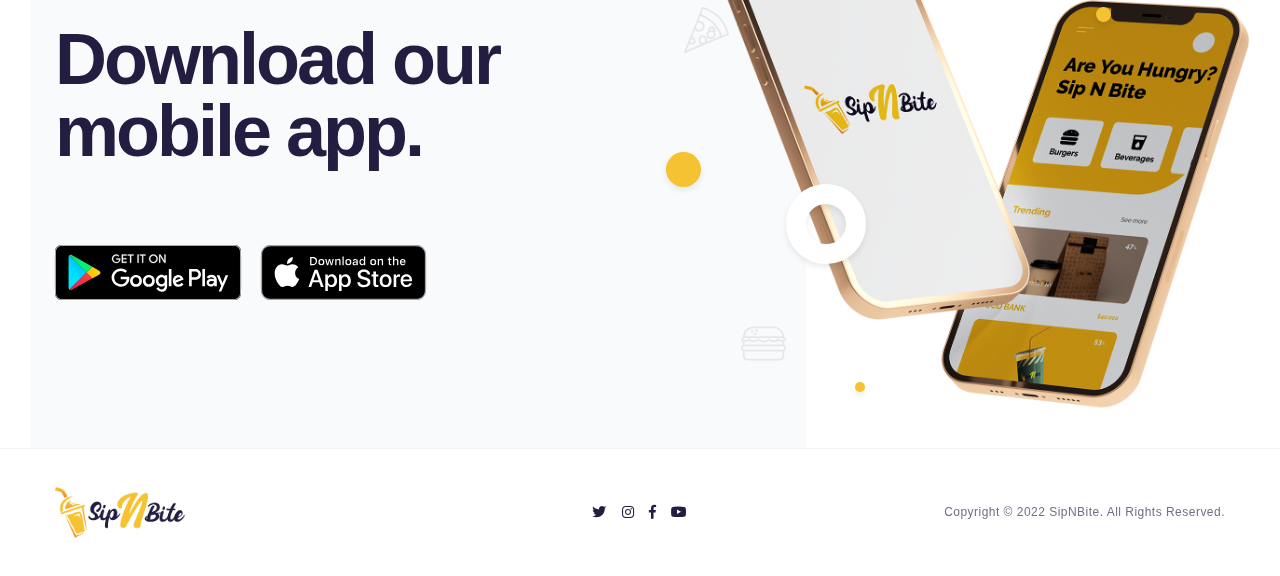
<file: faq.html>
<!DOCTYPE html>
<html lang="zxx">


<meta http-equiv="content-type" content="text/html;charset=utf-8" />
<head>
  <meta charset="UTF-8">
  <meta name="viewport" content="width=device-width, initial-scale=1.0">
  <meta http-equiv="X-UA-Compatible" content="ie=edge">
  <!-- color of address bar in mobile browser -->
  <meta name="theme-color" content="#F5C332">
  <!-- favicon  -->
  <link rel="shortcut icon" href="img/ui/logo.ico" type="image/x-icon">
  <!-- font awesome css -->
  <link rel="stylesheet" href="css/plugins/font-awesome.min.css">
  <!-- bootstrap css -->
  <link rel="stylesheet" href="css/plugins/bootstrap.min.css">
  <!-- swiper css -->
  <link rel="stylesheet" href="css/plugins/swiper.min.css">
  <!-- datepicker css -->
  <link rel="stylesheet" href="css/plugins/datepicker.css">
  <!-- mapbox css -->
  <link href="css/plugins/mapbox-style.css" rel='stylesheet'>
  <!-- fancybox css -->
  <link rel="stylesheet" href="css/plugins/fancybox.min.css">
  <!-- sipnbite css -->
  <link rel="stylesheet" href="css/style.css">
  <!-- page title -->
  <title>SipNBite</title>
</head>

<body>
  <!-- app wrapper -->
  <div class="sb-app">
    <!-- preloader -->
    <div class="sb-preloader">
      <div class="sb-preloader-bg"></div>
      <div class="sb-preloader-body">
        <div class="sb-loading">
          <div class="sb-percent"><span class="sb-preloader-number" data-count="101">00</span><span>%</span></div>
        </div>
        <div class="sb-loading-bar">
          <div class="sb-bar"></div>
        </div>
      </div>
    </div>
    <!-- preloader end -->
    <!-- click effect -->
    <div class="sb-click-effect"></div>
    <!-- loader -->
    <div class="sb-load"></div>
    <!-- top bar -->
    <div class="sb-top-bar-frame">
      <div class="sb-top-bar-bg"></div>
      <div class="container">
        <div class="sb-top-bar">
          <a href="index.html" class="sb-logo-frame">
            <!-- logo img -->
            <img src="img/ui/logo.png" alt="sipnbite">
          </a>
          <!-- menu -->
          <div class="sb-right-side">
            <nav id="sb-dynamic-menu" class="sb-menu-transition">
              <ul class="sb-navigation">
                <li>
                  <a href="index.html">Home</a>
                </li>
                <li>
                  <a href="menu.html">Menu</a>
                </li>
                <li>
                  <a href="shop.html">Shop</a>
                </li>
                <li>
                  <a href="about.html">About</a>
                </li>
                <li>
                  <a href="contact.html">Contact</a>
                </li>
                <li class="sb-has-children">
                  <a href="">Know More</a>
                  <ul>
                    <li><a href="gallery.html">Gallery</a></li>
                    <li><a href="reservation.html">Reservation</a></li>
                    <li class="sb-active"><a href="faq.html">FAQ</a></li>
                  </ul>
                </li>
              </ul>
            </nav>
            <div class="sb-buttons-frame">
              <!-- button -->
              <div class="sb-btn sb-btn-2 sb-btn-gray sb-btn-icon sb-m-0 sb-btn-cart">
                <span class="sb-icon">
                  <img src="img/ui/icons/cart.svg" alt="icon">
                </span>
                <i class="sb-cart-number">2</i>
              </div>
              <!-- button end -->
              <!-- menu btn -->
              <div class="sb-menu-btn"><span></span></div>
              <!-- info btn -->
              <div class="sb-info-btn"><span></span></div>
            </div>
          </div>
        </div>
      </div>
      <!-- info bar -->
      <div class="sb-info-bar">
        <div class="sb-infobar-content">
          <div class="sb-ib-title-frame sb-mb-30">
            <h4>Contact</h4><i class="fas fa-arrow-down"></i>
          </div>
          <ul class="sb-list sb-mb-30">
            <li><b>Address:</b><span>25 Waverley Rd, Malvern East</span></li>
            <li><b>Working hours:</b><span> 11:00am - 01:30am</span></li>
            <li><b>Phone:</b><span> 03 9563 5738</span></li>
            <li><b>Email:</b><span>contact@sipnbite.com</span></li>
          </ul>
        </div>
        <div class="sb-info-bar-footer">
          <ul class="sb-social">
            <li><a href="#."><i class="fab fa-twitter"></i></a></li>
            <li><a href="#."><i class="fab fa-instagram"></i></a></li>
            <li><a href="#."><i class="fab fa-facebook-f"></i></a></li>
            <li><a href="#."><i class="fab fa-youtube"></i></a></li>
          </ul>
        </div>
      </div>
      <!-- info bar end -->
      <!-- minicart -->
      <div class="sb-minicart">
        <div class="sb-minicart-content">
          <div class="sb-ib-title-frame sb-mb-30">
            <h4>Your order.</h4><i class="fas fa-arrow-down"></i>
          </div>
          <a href="product.html" class="sb-menu-item sb-menu-item-sm sb-mb-15">
            <div class="sb-cover-frame">
              <img src="img/menu/kebabs/ck.jpg" alt="product">
            </div>
            <div class="sb-card-tp">
              <h4 class="sb-card-title">Chicken Kebab</h4>
              <div class="sb-price"><sub>$</sub> 10.99</div>
            </div>
          </a>
          <a href="product.html" class="sb-menu-item sb-menu-item-sm sb-mb-15">
            <div class="sb-cover-frame">
              <img src="img/menu/vegetarian/fw.jpg" alt="product">
            </div>
            <div class="sb-card-tp">
              <h4 class="sb-card-title">Falafel</h4>
              <div class="sb-price"><sub>$</sub> 10.99</div>
            </div>
          </a>
        </div>
        <div class="sb-minicart-footer">
          <!-- button -->
          <a href="cart.html" class="sb-btn sb-btn-gray sb-btn-text">
            <span>View order</span>
          </a>
          <!-- button end -->
          <!-- button -->
          <a href="checkout.html" class="sb-btn sb-btn-text">
            <span>Checkout</span>
          </a>
          <!-- button end -->
        </div>
      </div>
      <!-- minicart end -->
    </div>
    <!-- top bar end -->

    <!-- dynamic content -->
    <div id="sb-dynamic-content" class="sb-transition-fade">

      <!-- banner -->
      <section class="sb-banner sb-banner-xs sb-banner-color">
        <div class="container">
          <div class="row">
            <div class="col-lg-12">
              <!-- main title -->
              <div class="sb-main-title-frame">
                <div class="sb-main-title">
                  <h1 class="sb-h2">Frequently Asked Questions</h1>
                  <ul class="sb-breadcrumbs">
                    <li><a href="index.html">Home</a></li>
                    <li><a href="#.">Menu</a></li>
                  </ul>
                </div>
              </div>
              <!-- main title end -->
            </div>
          </div>
        </div>
      </section>
      <!-- banner end -->

      <!-- faq 1 -->
      <section class="sb-p-90-0">
        <div class="container">
          <div class="row">
            <div class="col-lg-12">
              <div class="sb-mb-90">
                <h2 class="sb-cate-title">Questions about delivery</h2>
              </div>
            </div>
            <div class="col-lg-6">
              <ul class="sb-faq">
                <li>
                  <div class="sb-question">
                    <h4>What are the working hours?</h4>
                    <span class="sb-plus-minus-toggle sb-collapsed"></span>
                  </div>
                  <div class="sb-answer sb-text">We are open at Morning 11:00AM and Close at Night 1:30AM</div>
                </li>
                <li>
                  <div class="sb-question">
                    <h4>What is the location of the restaurant?</h4>
                    <span class="sb-plus-minus-toggle sb-collapsed"></span>
                  </div>
                  <div class="sb-answer sb-text">We are located at 26 Waverley Rd, Malvern East VIC 3145, Australia</div>
                </li>
                <li>
                  <div class="sb-question">
                    <h4>How to book a table in a restaurant?</h4>
                    <span class="sb-plus-minus-toggle sb-collapsed"></span>
                  </div>
                  <div class="sb-answer sb-text">Visit our website and click on Know More, you can see reservation option and there you have to provide some details about you in form and click reserve button for booking table. we will inform you via message.</div>
                </li>
                <li>
                  <div class="sb-question">
                    <h4>How to order home delivery?</h4>
                    <span class="sb-plus-minus-toggle sb-collapsed"></span>
                  </div>
                  <div class="sb-answer sb-text">Click on shop page and you can see some popular and best selling items. If you want more items to see then you need to click on view all button for browse full menu. From where you can all restaurant menu items. <br> Which product you want to order just only you have to click on add to cart and from cart you can check out. </div>
                </li>
              </ul>
            </div>
            <div class="col-lg-6">
              <ul class="sb-faq">
                <li>
                  <div class="sb-question">
                    <h4>Which are the payment method for order?</h4>
                    <span class="sb-plus-minus-toggle sb-collapsed"></span>
                  </div>
                  <div class="sb-answer sb-text">We are offering net banking and cash on delivery. So you can order with your comfortable method.</div>
                </li>
                <li>
                  <div class="sb-question">
                    <h4>What is the delivery charges?</h4>
                    <span class="sb-plus-minus-toggle sb-collapsed"></span>
                  </div>
                  <div class="sb-answer sb-text">We are offering FREE delivery on order above $25. If order is less than $25 then we are charges $5.</div>
                </li>
                <li>
                  <div class="sb-question">
                    <h4>How many time take for home delivery?</h4>
                    <span class="sb-plus-minus-toggle sb-collapsed"></span>
                  </div>
                  <div class="sb-answer sb-text">Generally it will take 20 to 30 minutes for delivery.</div>
                </li>
              </ul>
            </div>
          </div>
        </div>
      </section>
      <!-- faq 1 end -->

      <!-- faq 2 -->
      <section class="sb-p-90-90">
        <div class="container">
          <div class="row">
            <div class="col-lg-12">
              <div class="sb-mb-90">
                <h2 class="sb-cate-title">Questions about services</h2>
              </div>
            </div>
            <div class="col-lg-6">
              <ul class="sb-faq">
                <li>
                  <div class="sb-question">
                    <h4>Which type of cuisine you serve?</h4>
                    <span class="sb-plus-minus-toggle sb-collapsed"></span>
                  </div>
                  <div class="sb-answer sb-text">We are serving Turkish cuision in our restaurant.</div>
                </li>
                <li>
                  <div class="sb-question">
                    <h4>Do you have vegetarian, vegan options?</h4>
                    <span class="sb-plus-minus-toggle sb-collapsed"></span>
                  </div>
                  <div class="sb-answer sb-text">Yes, We are offering vegetarian and vegan. But we are offering Non-veg also. </div>
                </li>
                
              </ul>
            </div>
            <div class="col-lg-6">
              <ul class="sb-faq">
                <li>
                  <div class="sb-question">
                    <h4>How many days are you open?</h4>
                    <span class="sb-plus-minus-toggle sb-collapsed"></span>
                  </div>
                  <div class="sb-answer sb-text">We are open all days from morning 11:00 am to night 1:30 am.</div>
                </li>
                <li>
                  <div class="sb-question">
                    <h4>How many different type menu are you providing?</h4>
                    <span class="sb-plus-minus-toggle sb-collapsed"></span>
                  </div>
                  <div class="sb-answer sb-text">We are providing Kebabs, Sides, Soups, Pides, Mains, Vegetarian, Drinks and Desserts.</div>
                </li>
              </ul>
            </div>
          </div>
        </div>
      </section>
      <!-- faq 2 end -->

      <!-- call to action -->
      <section class="sb-call-to-action">
        <div class="sb-bg-3"></div>
        <div class="container">
          <div class="row">
            <div class="col-lg-6 align-self-center">
              <div class="sb-cta-text">
                <h2 class="sb-h1 sb-mb-30">Download our mobile app.</h2><br><br>
                <a href="https://play.google.com/store/apps/details?id=store.dpos.com.sipnbitekebabs" target="_blank" data-no-swup class="sb-download-btn"><img src="img/buttons/1.svg" alt="img"></a>
                <a href="https://apps.apple.com/us/app/id1510510994" target="_blank" data-no-swup class="sb-download-btn"><img src="img/buttons/2.svg" alt="img"></a>
              </div>
            </div>
            <div class="col-lg-6">
              <div class="sb-illustration-3">
                <img src="img/illustrations/phones.png" alt="phones" class="sb-phones">
                <div class="sb-cirkle-1"></div>
                <div class="sb-cirkle-2"></div>
                <div class="sb-cirkle-3"></div>
                <div class="sb-cirkle-4"></div>
                <img src="img/illustrations/1.svg" alt="phones" class="sb-pik-1">
                <img src="img/illustrations/2.svg" alt="phones" class="sb-pik-2">
                <img src="img/illustrations/3.svg" alt="phones" class="sb-pik-3">
              </div>
            </div>
          </div>
        </div>
      </section>
      <!-- call to action end -->

      <!-- footer -->
      <footer>
        <div class="container">
          <div class="sb-footer-frame">
            <a href="index.html" class="sb-logo-frame">
              <!-- logo img -->
              <img src="img/ui/logo.png" alt="sipnbite">
            </a>
            <ul class="sb-social">
              <li><a href="#."><i class="fab fa-twitter"></i></a></li>
              <li><a href="#."><i class="fab fa-instagram"></i></a></li>
              <li><a href="#."><i class="fab fa-facebook-f"></i></a></li>
              <li><a href="#."><i class="fab fa-youtube"></i></a></li>
            </ul>
            <div class="sb-copy">Copyright &copy; 2022 SipNBite. All Rights Reserved.</div>
          </div>
        </div>
      </footer>
      <!-- footer end -->

    </div>
    <!-- dynamic content end -->

  </div>
  <!-- app wrapper end -->

  <!-- jquery js -->
  <script src="js/plugins/jquery.min.js"></script>
  <!-- smooth scroll js -->
  <script src="js/plugins/smooth-scroll.js"></script>
  <!-- swup js -->
  <script src="js/plugins/swup.min.js"></script>
  <!-- swiper js -->
  <script src="js/plugins/swiper.min.js"></script>
  <!-- datepicker js -->
  <script src="js/plugins/datepicker.js"></script>
  <!-- isotope js -->
  <script src="js/plugins/isotope.js"></script>
  <!-- sticky -->
  <script src="js/plugins/sticky.js"></script>
  <!-- mapbox js -->
  <script src="js/plugins/mapbox.min.js"></script>
  <!-- fancybox js -->
  <script src="js/plugins/fancybox.min.js"></script>
  <!-- sipnbite js -->
  <script src="js/main.js"></script>

</body>


</html>
</file>
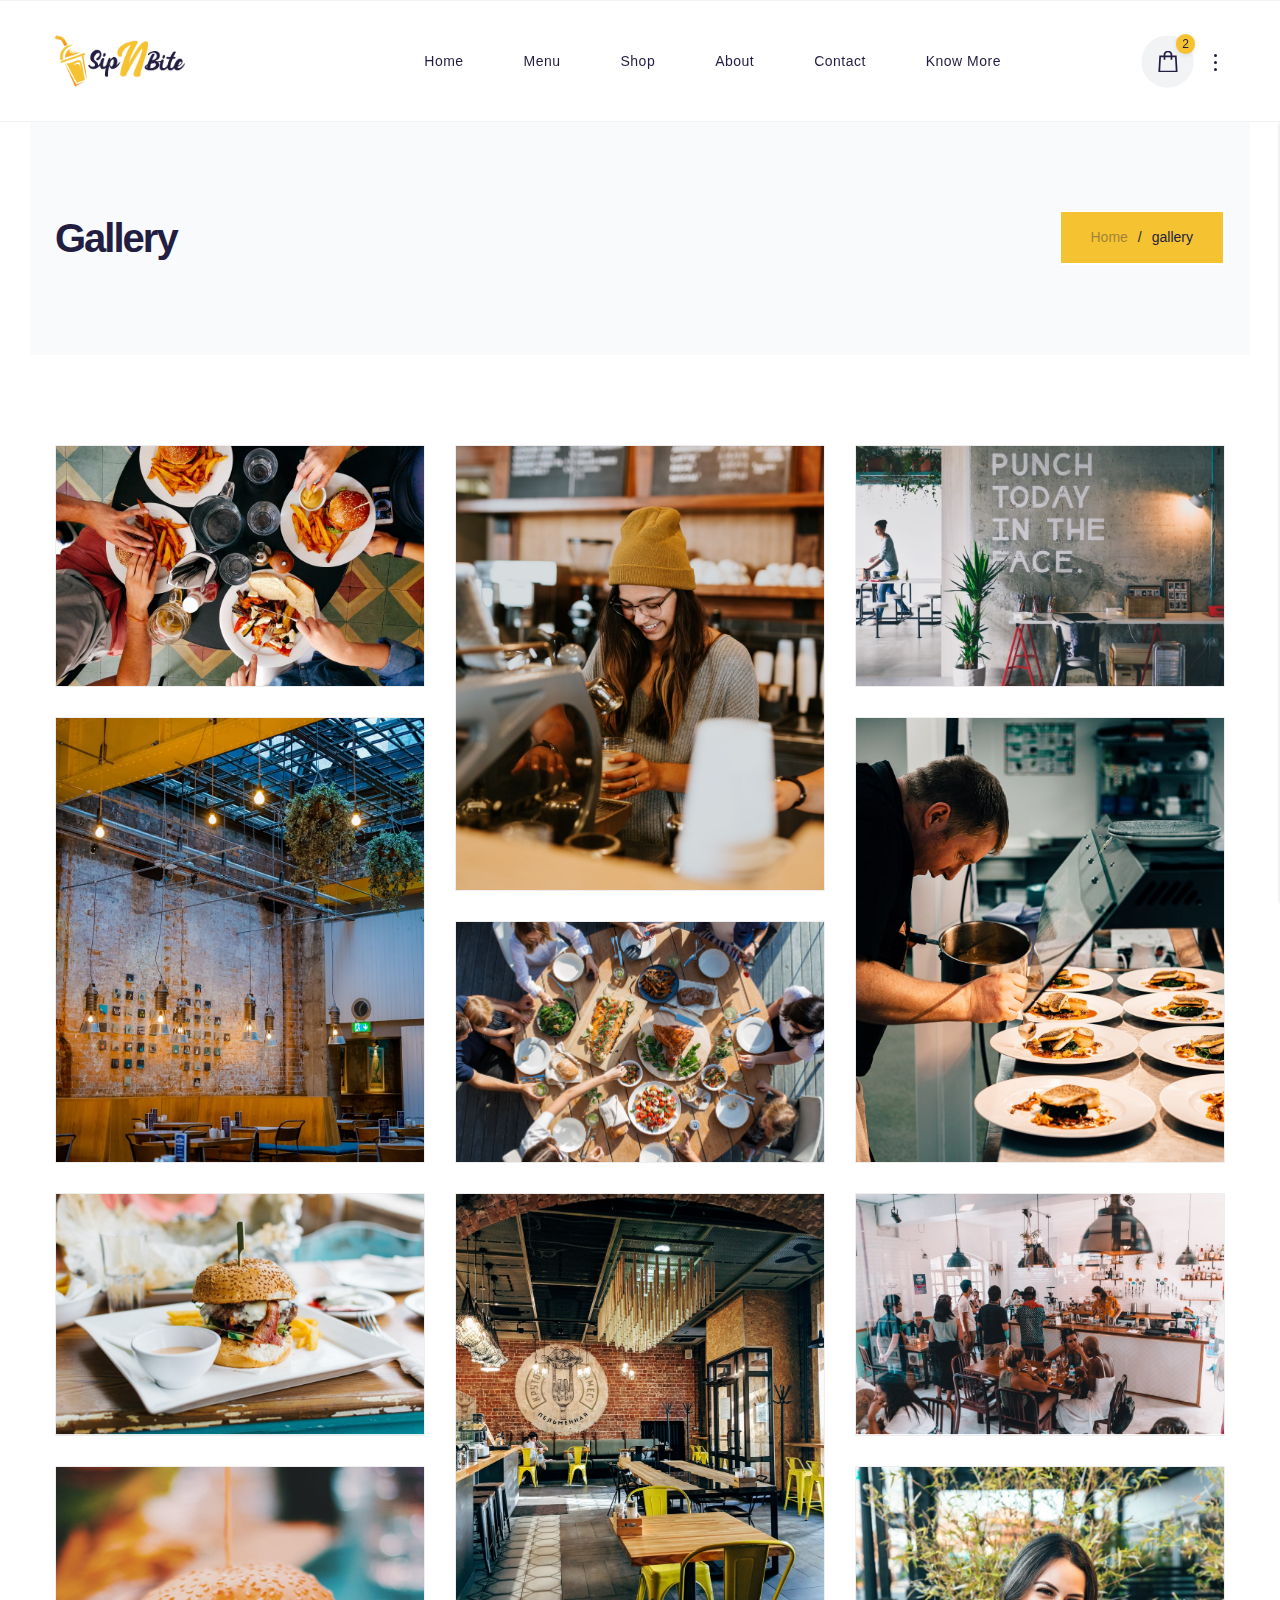
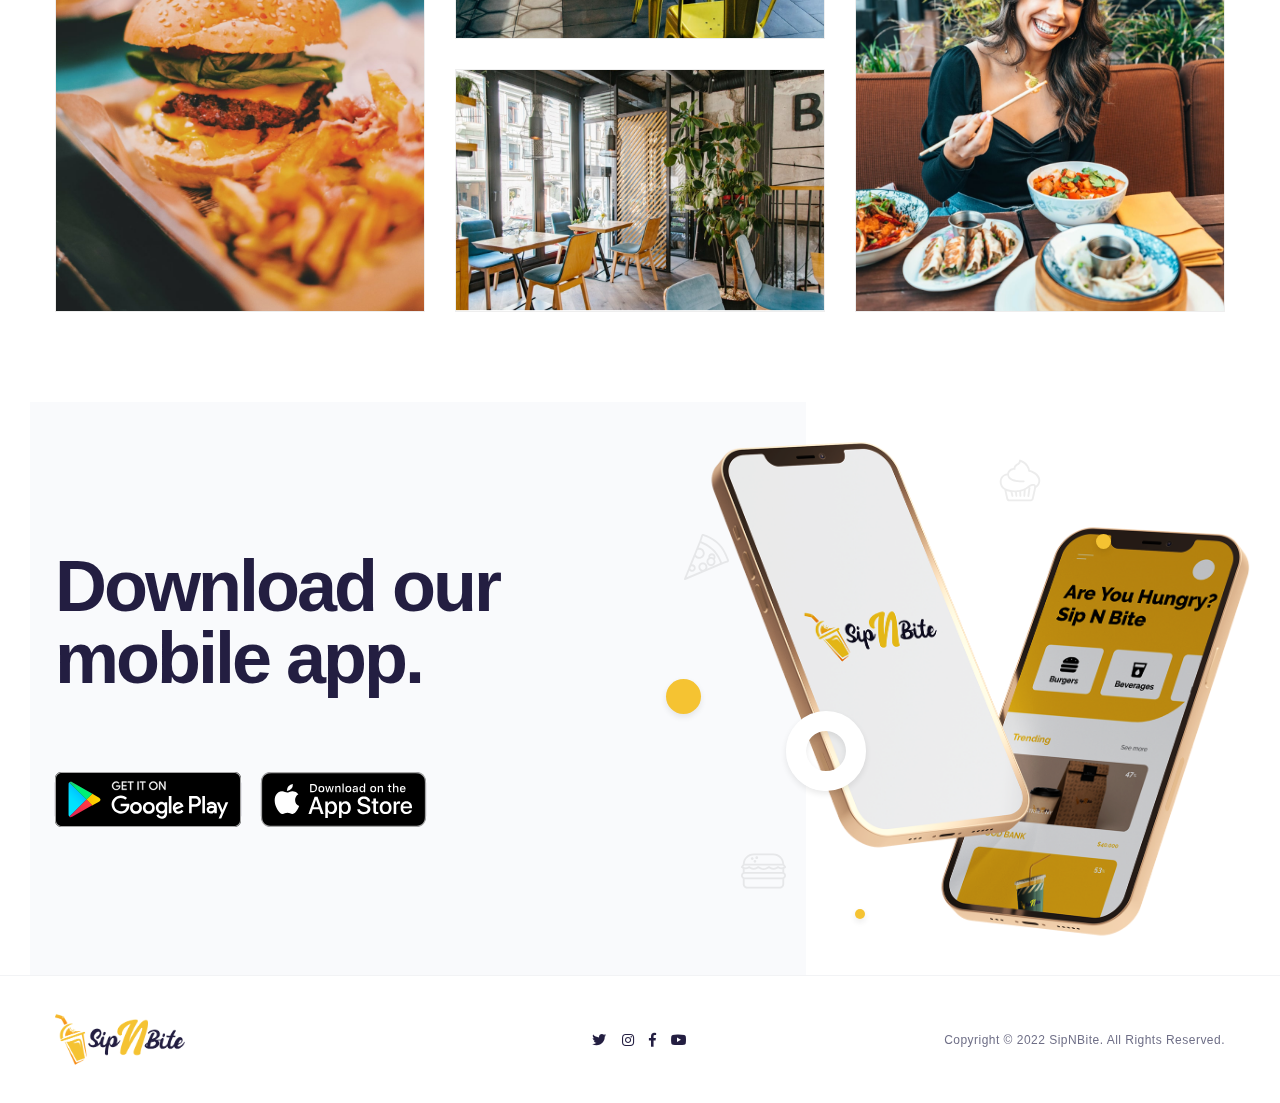
<file: gallery.html>
<!DOCTYPE html>
<html lang="zxx">


<meta http-equiv="content-type" content="text/html;charset=utf-8" />

<head>
  <meta charset="UTF-8">
  <meta name="viewport" content="width=device-width, initial-scale=1.0">
  <meta http-equiv="X-UA-Compatible" content="ie=edge">
  <!-- color of address bar in mobile browser -->
  <meta name="theme-color" content="#F5C332">
  <!-- favicon  -->
  <link rel="shortcut icon" href="img/ui/logo.ico" type="image/x-icon">
  <!-- font awesome css -->
  <link rel="stylesheet" href="css/plugins/font-awesome.min.css">
  <!-- bootstrap css -->
  <link rel="stylesheet" href="css/plugins/bootstrap.min.css">
  <!-- swiper css -->
  <link rel="stylesheet" href="css/plugins/swiper.min.css">
  <!-- datepicker css -->
  <link rel="stylesheet" href="css/plugins/datepicker.css">
  <!-- mapbox css -->
  <link href="css/plugins/mapbox-style.css" rel='stylesheet'>
  <!-- fancybox css -->
  <link rel="stylesheet" href="css/plugins/fancybox.min.css">
  <!-- sipnbite css -->
  <link rel="stylesheet" href="css/style.css">
  <!-- page title -->
  <title>SipNBite</title>
</head>

<body>
  <!-- app wrapper -->
  <div class="sb-app">
    <!-- preloader -->
    <div class="sb-preloader">
      <div class="sb-preloader-bg"></div>
      <div class="sb-preloader-body">
        <div class="sb-loading">
          <div class="sb-percent"><span class="sb-preloader-number" data-count="101">00</span><span>%</span></div>
        </div>
        <div class="sb-loading-bar">
          <div class="sb-bar"></div>
        </div>
      </div>
    </div>
    <!-- preloader end -->
    <!-- click effect -->
    <div class="sb-click-effect"></div>
    <!-- loader -->
    <div class="sb-load"></div>
    <!-- top bar -->
    <div class="sb-top-bar-frame">
      <div class="sb-top-bar-bg"></div>
      <div class="container">
        <div class="sb-top-bar">
          <a href="index.html" class="sb-logo-frame">
            <!-- logo img -->
            <img src="img/ui/logo.png" alt="sipnbite">
          </a>
          <!-- menu -->
          <div class="sb-right-side">
            <nav id="sb-dynamic-menu" class="sb-menu-transition">
              <ul class="sb-navigation">
                <li>
                  <a href="index.html">Home</a>
                </li>
                <li>
                  <a href="menu.html">Menu</a>
                </li>
                <li>
                  <a href="shop.html">Shop</a>
                </li>
                <li>
                  <a href="about.html">About</a>
                </li>
                <li>
                  <a href="contact.html">Contact</a>
                </li>
                <li class="sb-has-children">
                  <a href="">Know More</a>
                  <ul>
                    <li class="sb-active"><a href="gallery.html">Gallery</a></li>
                    <li><a href="reservation.html">Reservation</a></li>
                    <li><a href="faq.html">FAQ</a></li>
                  </ul>
                </li>
              </ul>
            </nav>
            <div class="sb-buttons-frame">
              <!-- button -->
              <div class="sb-btn sb-btn-2 sb-btn-gray sb-btn-icon sb-m-0 sb-btn-cart">
                <span class="sb-icon">
                  <img src="img/ui/icons/cart.svg" alt="icon">
                </span>
                <i class="sb-cart-number">2</i>
              </div>
              <!-- button end -->
              <!-- menu btn -->
              <div class="sb-menu-btn"><span></span></div>
              <!-- info btn -->
              <div class="sb-info-btn"><span></span></div>
            </div>
          </div>
        </div>
      </div>
      <!-- info bar -->
      <div class="sb-info-bar">
        <div class="sb-infobar-content">
          <div class="sb-ib-title-frame sb-mb-30">
            <h4>Contact</h4><i class="fas fa-arrow-down"></i>
          </div>
          <ul class="sb-list sb-mb-30">
            <li><b>Address:</b><span>25 Waverley Rd, Malvern East</span></li>
            <li><b>Working hours:</b><span> 11:00am - 01:30am</span></li>
            <li><b>Phone:</b><span> 03 9563 5738</span></li>
            <li><b>Email:</b><span>contact@sipnbite.com</span></li>
          </ul>
        </div>
        <div class="sb-info-bar-footer">
          <ul class="sb-social">
            <li><a href="#."><i class="fab fa-twitter"></i></a></li>
            <li><a href="#."><i class="fab fa-instagram"></i></a></li>
            <li><a href="#."><i class="fab fa-facebook-f"></i></a></li>
            <li><a href="#."><i class="fab fa-youtube"></i></a></li>
          </ul>
        </div>
      </div>
      <!-- info bar end -->
      <!-- minicart -->
      <div class="sb-minicart">
        <div class="sb-minicart-content">
          <div class="sb-ib-title-frame sb-mb-30">
            <h4>Your order.</h4><i class="fas fa-arrow-down"></i>
          </div>
          <a href="product.html" class="sb-menu-item sb-menu-item-sm sb-mb-15">
            <div class="sb-cover-frame">
              <img src="img/menu/kebabs/ck.jpg" alt="product">
            </div>
            <div class="sb-card-tp">
              <h4 class="sb-card-title">Chicken Kebab</h4>
              <div class="sb-price"><sub>$</sub> 10.99</div>
            </div>
          </a>
          <a href="product.html" class="sb-menu-item sb-menu-item-sm sb-mb-15">
            <div class="sb-cover-frame">
              <img src="img/menu/vegetarian/fw.jpg" alt="product">
            </div>
            <div class="sb-card-tp">
              <h4 class="sb-card-title">Falafel</h4>
              <div class="sb-price"><sub>$</sub> 10.99</div>
            </div>
          </a>
        </div>
        <div class="sb-minicart-footer">
          <!-- button -->
          <a href="cart.html" class="sb-btn sb-btn-gray sb-btn-text">
            <span>View order</span>
          </a>
          <!-- button end -->
          <!-- button -->
          <a href="checkout.html" class="sb-btn sb-btn-text">
            <span>Checkout</span>
          </a>
          <!-- button end -->
        </div>
      </div>
      <!-- minicart end -->
    </div>
    <!-- top bar end -->

    <!-- dynamic content -->
    <div id="sb-dynamic-content" class="sb-transition-fade">

      <!-- banner -->
      <section class="sb-banner sb-banner-xs sb-banner-color">
        <div class="container">
          <div class="row">
            <div class="col-lg-12">
              <!-- main title -->
              <div class="sb-main-title-frame">
                <div class="sb-main-title">
                  <h1 class="sb-h2">Gallery</h1>
                  <ul class="sb-breadcrumbs">
                    <li><a href="index.html">Home</a></li>
                    <li><a href="#.">gallery</a></li>
                  </ul>
                </div>
              </div>
              <!-- main title end -->
            </div>
          </div>
        </div>
      </section>
      <!-- banner end -->

      <!-- gallery -->
      <div class="sb-p-90-60">
        <div class="container">
          <div class="sb-masonry-grid">
            <div class="sb-grid-sizer"></div>
            <div class="sb-grid-item sb-item-33">
              <div class="sb-gallery-item sb-mb-30">
                <img src="img/gallery/1.jpg" alt="photo">
                <!-- button -->
                <a data-fancybox="gallery" data-no-swup href="img/gallery/1.jpg"
                  class="sb-btn sb-btn-2 sb-btn-icon sb-btn-gray sb-zoom">
                  <span class="sb-icon">
                    <img src="img/ui/icons/zoom.svg" alt="icon">
                  </span>
                </a>
                <!-- button end -->
              </div>
            </div>
            <div class="sb-grid-item sb-item-33">
              <div class="sb-gallery-item sb-gallery-vert sb-mb-30">
                <img src="img/gallery/2.jpg" alt="photo">
                <!-- button -->
                <a data-fancybox="gallery" data-no-swup href="img/gallery/2.jpg"
                  class="sb-btn sb-btn-2 sb-btn-icon sb-btn-gray sb-zoom">
                  <span class="sb-icon">
                    <img src="img/ui/icons/zoom.svg" alt="icon">
                  </span>
                </a>
                <!-- button end -->
              </div>
            </div>
            <div class="sb-grid-item sb-item-33">
              <div class="sb-gallery-item sb-mb-30">
                <img src="img/gallery/3.jpg" alt="photo">
                <!-- button -->
                <a data-fancybox="gallery" data-no-swup href="img/gallery/3.jpg"
                  class="sb-btn sb-btn-2 sb-btn-icon sb-btn-gray sb-zoom">
                  <span class="sb-icon">
                    <img src="img/ui/icons/zoom.svg" alt="icon">
                  </span>
                </a>
                <!-- button end -->
              </div>
            </div>
            <div class="sb-grid-item sb-item-33">
              <div class="sb-gallery-item sb-gallery-vert sb-mb-30">
                <img src="img/gallery/4.jpg" alt="photo">
                <!-- button -->
                <a data-fancybox="gallery" data-no-swup href="img/gallery/4.jpg"
                  class="sb-btn sb-btn-2 sb-btn-icon sb-btn-gray sb-zoom">
                  <span class="sb-icon">
                    <img src="img/ui/icons/zoom.svg" alt="icon">
                  </span>
                </a>
                <!-- button end -->
              </div>
            </div>
            <div class="sb-grid-item sb-item-33">
              <div class="sb-gallery-item sb-gallery-vert sb-mb-30">
                <img src="img/gallery/5.jpg" alt="photo">
                <!-- button -->
                <a data-fancybox="gallery" data-no-swup href="img/gallery/5.jpg"
                  class="sb-btn sb-btn-2 sb-btn-icon sb-btn-gray sb-zoom">
                  <span class="sb-icon">
                    <img src="img/ui/icons/zoom.svg" alt="icon">
                  </span>
                </a>
                <!-- button end -->
              </div>
            </div>
            <div class="sb-grid-item sb-item-33">
              <div class="sb-gallery-item sb-mb-30">
                <img src="img/gallery/6.jpg" alt="photo">
                <!-- button -->
                <a data-fancybox="gallery" data-no-swup href="img/gallery/6.jpg"
                  class="sb-btn sb-btn-2 sb-btn-icon sb-btn-gray sb-zoom">
                  <span class="sb-icon">
                    <img src="img/ui/icons/zoom.svg" alt="icon">
                  </span>
                </a>
                <!-- button end -->
              </div>
            </div>
            <div class="sb-grid-item sb-item-33">
              <div class="sb-gallery-item sb-mb-30">
                <img src="img/gallery/7.jpg" alt="photo">
                <!-- button -->
                <a data-fancybox="gallery" data-no-swup href="img/gallery/7.jpg"
                  class="sb-btn sb-btn-2 sb-btn-icon sb-btn-gray sb-zoom">
                  <span class="sb-icon">
                    <img src="img/ui/icons/zoom.svg" alt="icon">
                  </span>
                </a>
                <!-- button end -->
              </div>
            </div>
            <div class="sb-grid-item sb-item-33">
              <div class="sb-gallery-item sb-gallery-vert sb-mb-30">
                <img src="img/gallery/8.jpg" alt="photo">
                <!-- button -->
                <a data-fancybox="gallery" data-no-swup href="img/gallery/8.jpg"
                  class="sb-btn sb-btn-2 sb-btn-icon sb-btn-gray sb-zoom">
                  <span class="sb-icon">
                    <img src="img/ui/icons/zoom.svg" alt="icon">
                  </span>
                </a>
                <!-- button end -->
              </div>
            </div>
            <div class="sb-grid-item sb-item-33">
              <div class="sb-gallery-item sb-mb-30">
                <img src="img/gallery/9.jpg" alt="photo">
                <!-- button -->
                <a data-fancybox="gallery" data-no-swup href="img/gallery/9.jpg"
                  class="sb-btn sb-btn-2 sb-btn-icon sb-btn-gray sb-zoom">
                  <span class="sb-icon">
                    <img src="img/ui/icons/zoom.svg" alt="icon">
                  </span>
                </a>
                <!-- button end -->
              </div>
            </div>
            <div class="sb-grid-item sb-item-33">
              <div class="sb-gallery-item sb-gallery-vert sb-mb-30">
                <img src="img/gallery/10.jpg" alt="photo">
                <!-- button -->
                <a data-fancybox="gallery" data-no-swup href="img/gallery/10.jpg"
                  class="sb-btn sb-btn-2 sb-btn-icon sb-btn-gray sb-zoom">
                  <span class="sb-icon">
                    <img src="img/ui/icons/zoom.svg" alt="icon">
                  </span>
                </a>
                <!-- button end -->
              </div>
            </div>
            <div class="sb-grid-item sb-item-33">
              <div class="sb-gallery-item sb-gallery-vert sb-mb-30">
                <img src="img/gallery/11.jpg" alt="photo">
                <!-- button -->
                <a data-fancybox="gallery" data-no-swup href="img/gallery/11.jpg"
                  class="sb-btn sb-btn-2 sb-btn-icon sb-btn-gray sb-zoom">
                  <span class="sb-icon">
                    <img src="img/ui/icons/zoom.svg" alt="icon">
                  </span>
                </a>
                <!-- button end -->
              </div>
            </div>
            <div class="sb-grid-item sb-item-33">
              <div class="sb-gallery-item sb-mb-30">
                <img src="img/gallery/12.jpg" alt="photo">
                <!-- button -->
                <a data-fancybox="gallery" data-no-swup href="img/gallery/12.jpg"
                  class="sb-btn sb-btn-2 sb-btn-icon sb-btn-gray sb-zoom">
                  <span class="sb-icon">
                    <img src="img/ui/icons/zoom.svg" alt="icon">
                  </span>
                </a>
                <!-- button end -->
              </div>
            </div>
          </div>
        </div>
      </div>
      <!-- gallery end -->

      <!-- call to action -->
      <section class="sb-call-to-action">
        <div class="sb-bg-3"></div>
        <div class="container">
          <div class="row">
            <div class="col-lg-6 align-self-center">
              <div class="sb-cta-text">
                <h2 class="sb-h1 sb-mb-30">Download our mobile app.</h2><br><br>
                <a href="#." target="_blank" data-no-swup class="sb-download-btn"><img src="img/buttons/1.svg"
                    alt="img"></a>
                <a href="#." target="_blank" data-no-swup class="sb-download-btn"><img src="img/buttons/2.svg"
                    alt="img"></a>
              </div>
            </div>
            <div class="col-lg-6">
              <div class="sb-illustration-3">
                <img src="img/illustrations/phones.png" alt="phones" class="sb-phones">
                <div class="sb-cirkle-1"></div>
                <div class="sb-cirkle-2"></div>
                <div class="sb-cirkle-3"></div>
                <div class="sb-cirkle-4"></div>
                <img src="img/illustrations/1.svg" alt="phones" class="sb-pik-1">
                <img src="img/illustrations/2.svg" alt="phones" class="sb-pik-2">
                <img src="img/illustrations/3.svg" alt="phones" class="sb-pik-3">
              </div>
            </div>
          </div>
        </div>
      </section>
      <!-- call to action end -->

      <!-- footer -->
      <footer>
        <div class="container">
          <div class="sb-footer-frame">
            <a href="index.html" class="sb-logo-frame">
              <!-- logo img -->
              <img src="img/ui/logo.png" alt="sipnbite">
            </a>
            <ul class="sb-social">
              <li><a href="#."><i class="fab fa-twitter"></i></a></li>
              <li><a href="#."><i class="fab fa-instagram"></i></a></li>
              <li><a href="#."><i class="fab fa-facebook-f"></i></a></li>
              <li><a href="#."><i class="fab fa-youtube"></i></a></li>
            </ul>
            <div class="sb-copy">Copyright &copy; 2022 SipNBite. All Rights Reserved.</div>
          </div>
        </div>
      </footer>
      <!-- footer end -->

    </div>
    <!-- dynamic content end -->

  </div>
  <!-- app wrapper end -->

  <!-- jquery js -->
  <script src="js/plugins/jquery.min.js"></script>
  <!-- smooth scroll js -->
  <script src="js/plugins/smooth-scroll.js"></script>
  <!-- swup js -->
  <script src="js/plugins/swup.min.js"></script>
  <!-- swiper js -->
  <script src="js/plugins/swiper.min.js"></script>
  <!-- datepicker js -->
  <script src="js/plugins/datepicker.js"></script>
  <!-- isotope js -->
  <script src="js/plugins/isotope.js"></script>
  <!-- sticky -->
  <script src="js/plugins/sticky.js"></script>
  <!-- mapbox js -->
  <script src="js/plugins/mapbox.min.js"></script>
  <!-- fancybox js -->
  <script src="js/plugins/fancybox.min.js"></script>
  <!-- sipnbite js -->
  <script src="js/main.js"></script>

</body>


</html>
</file>
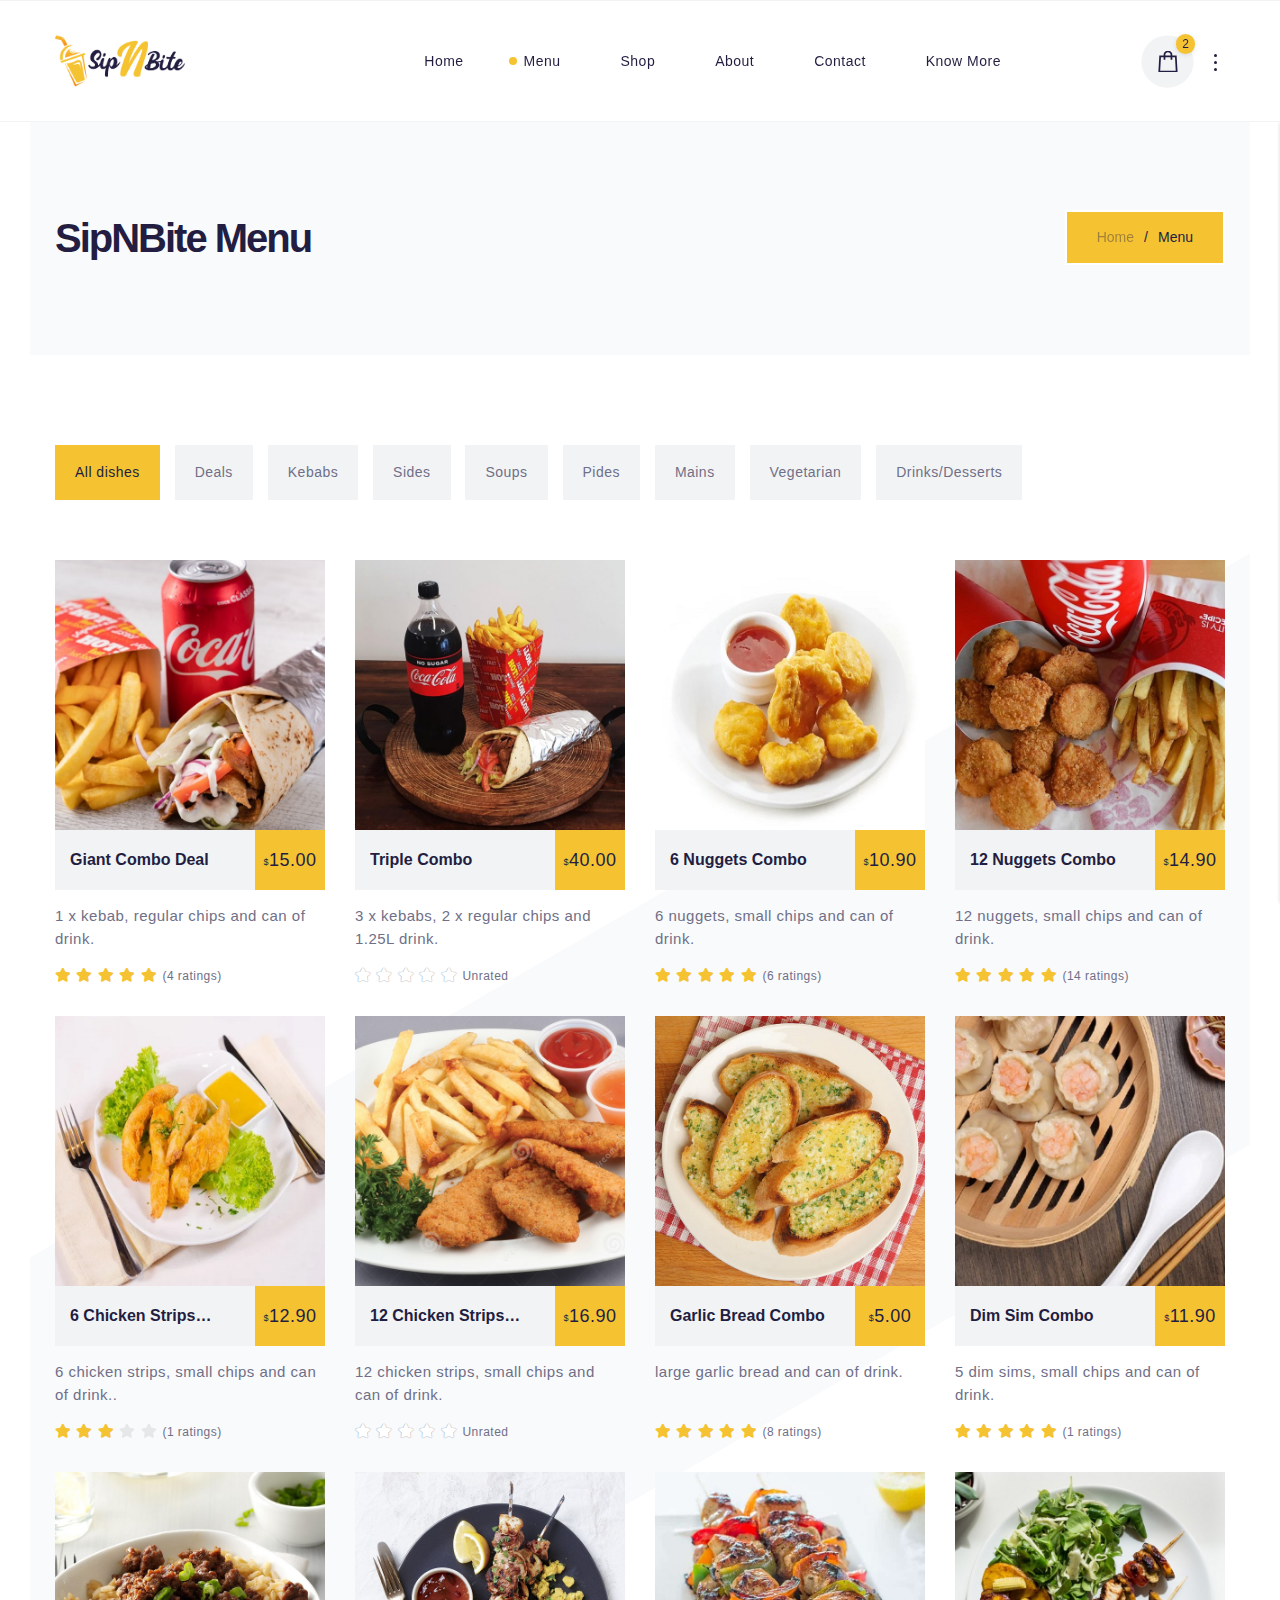
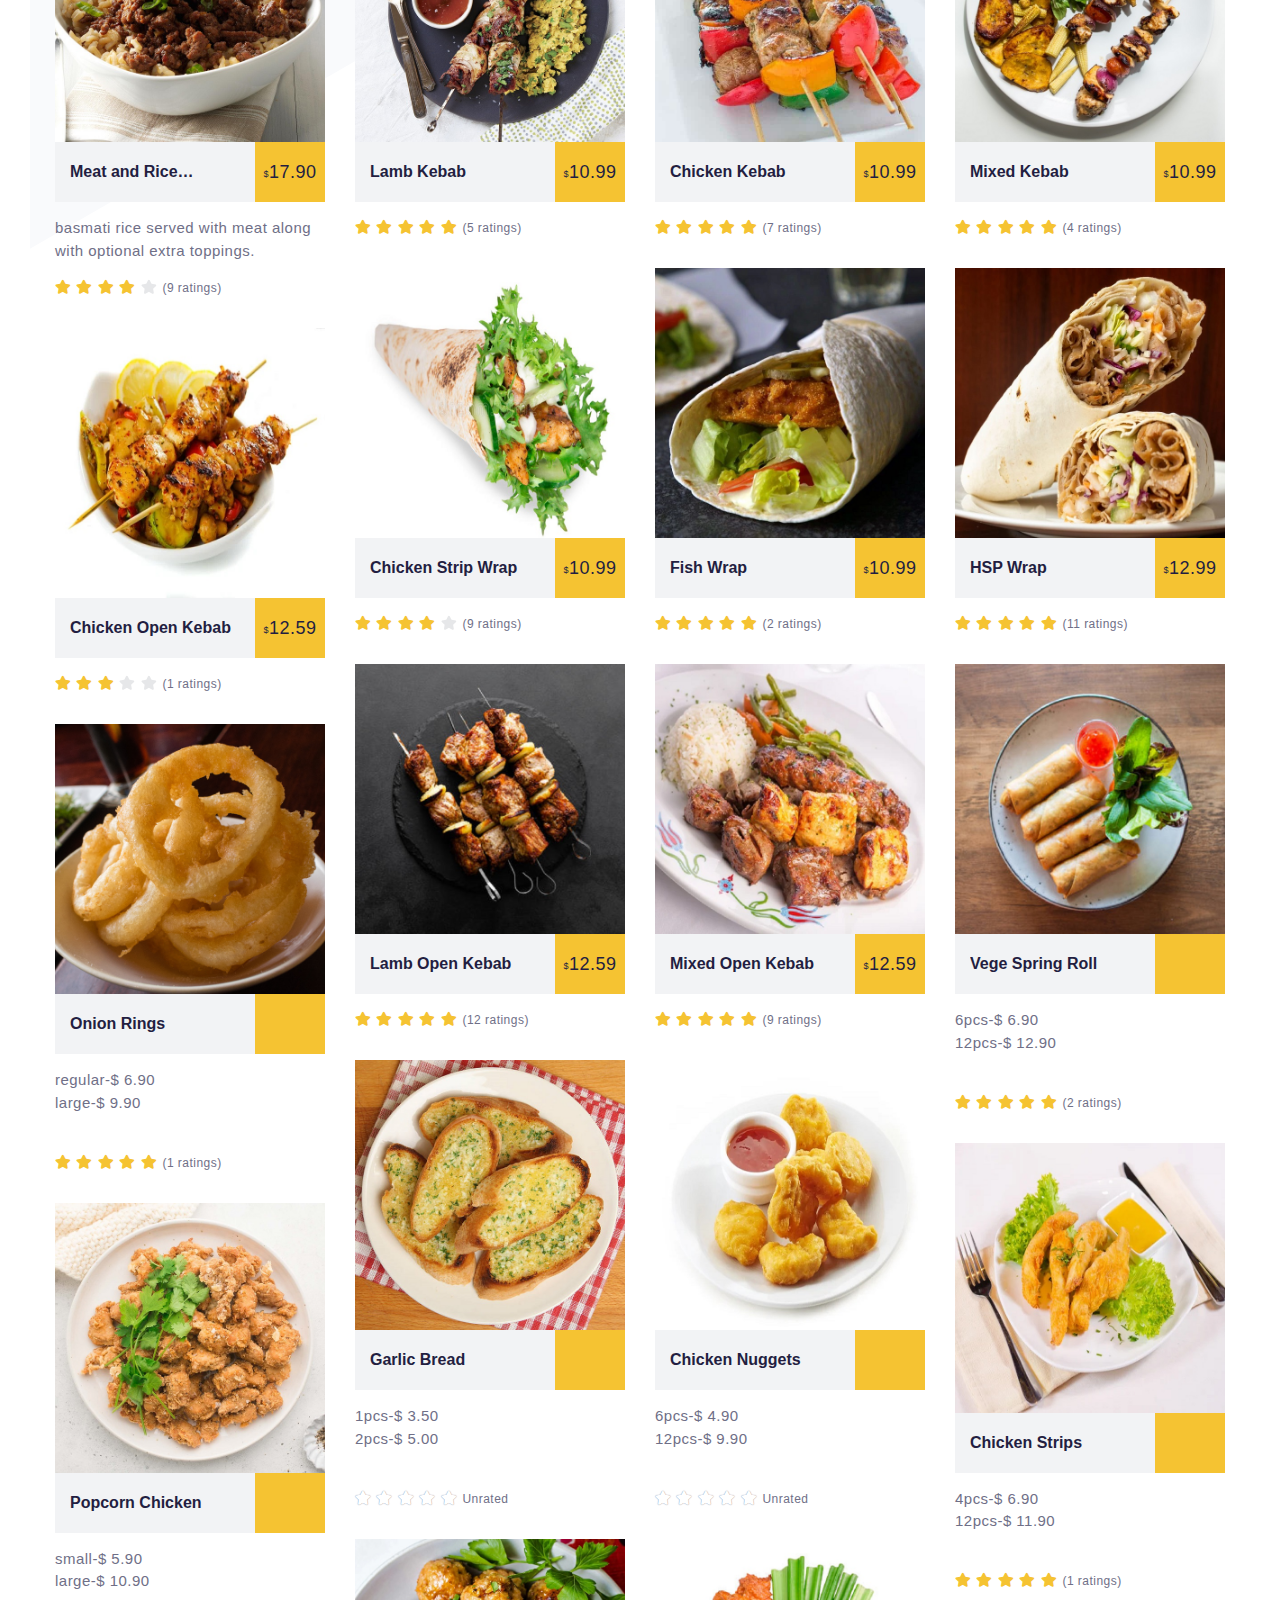
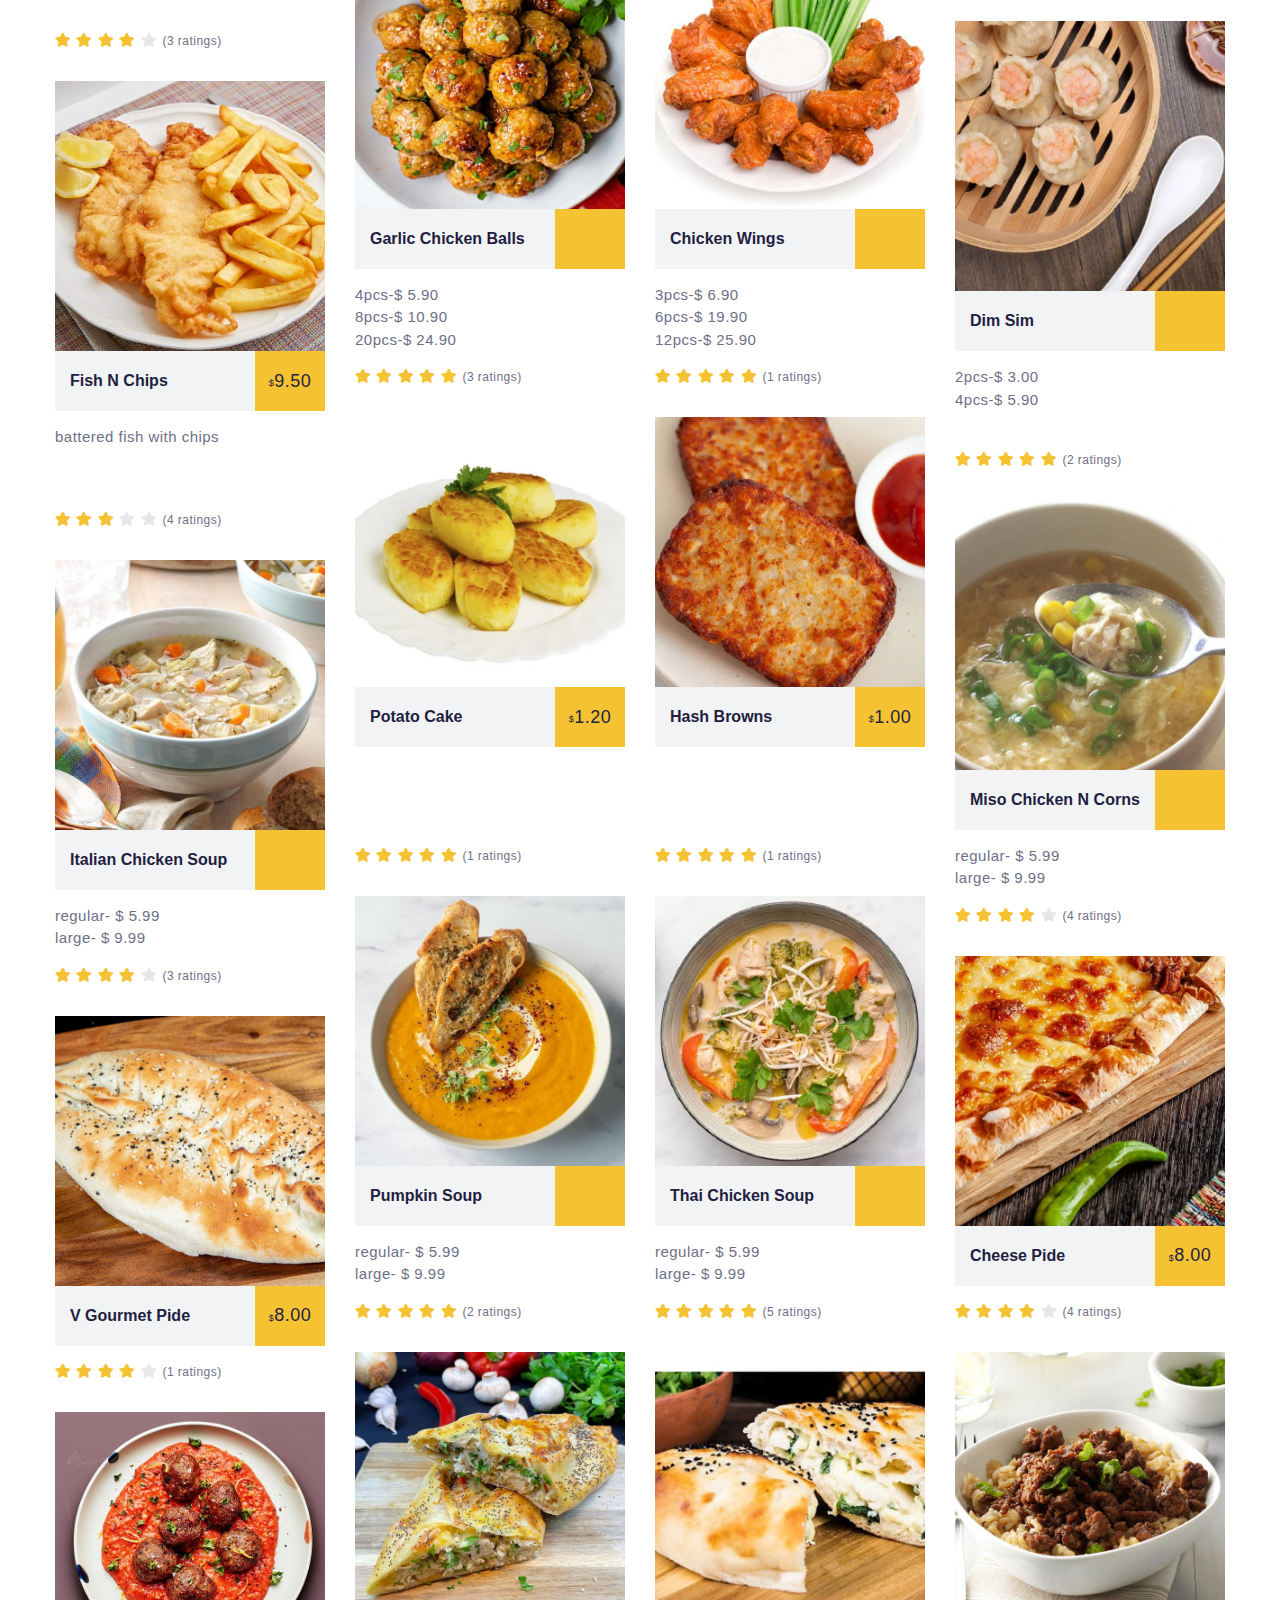
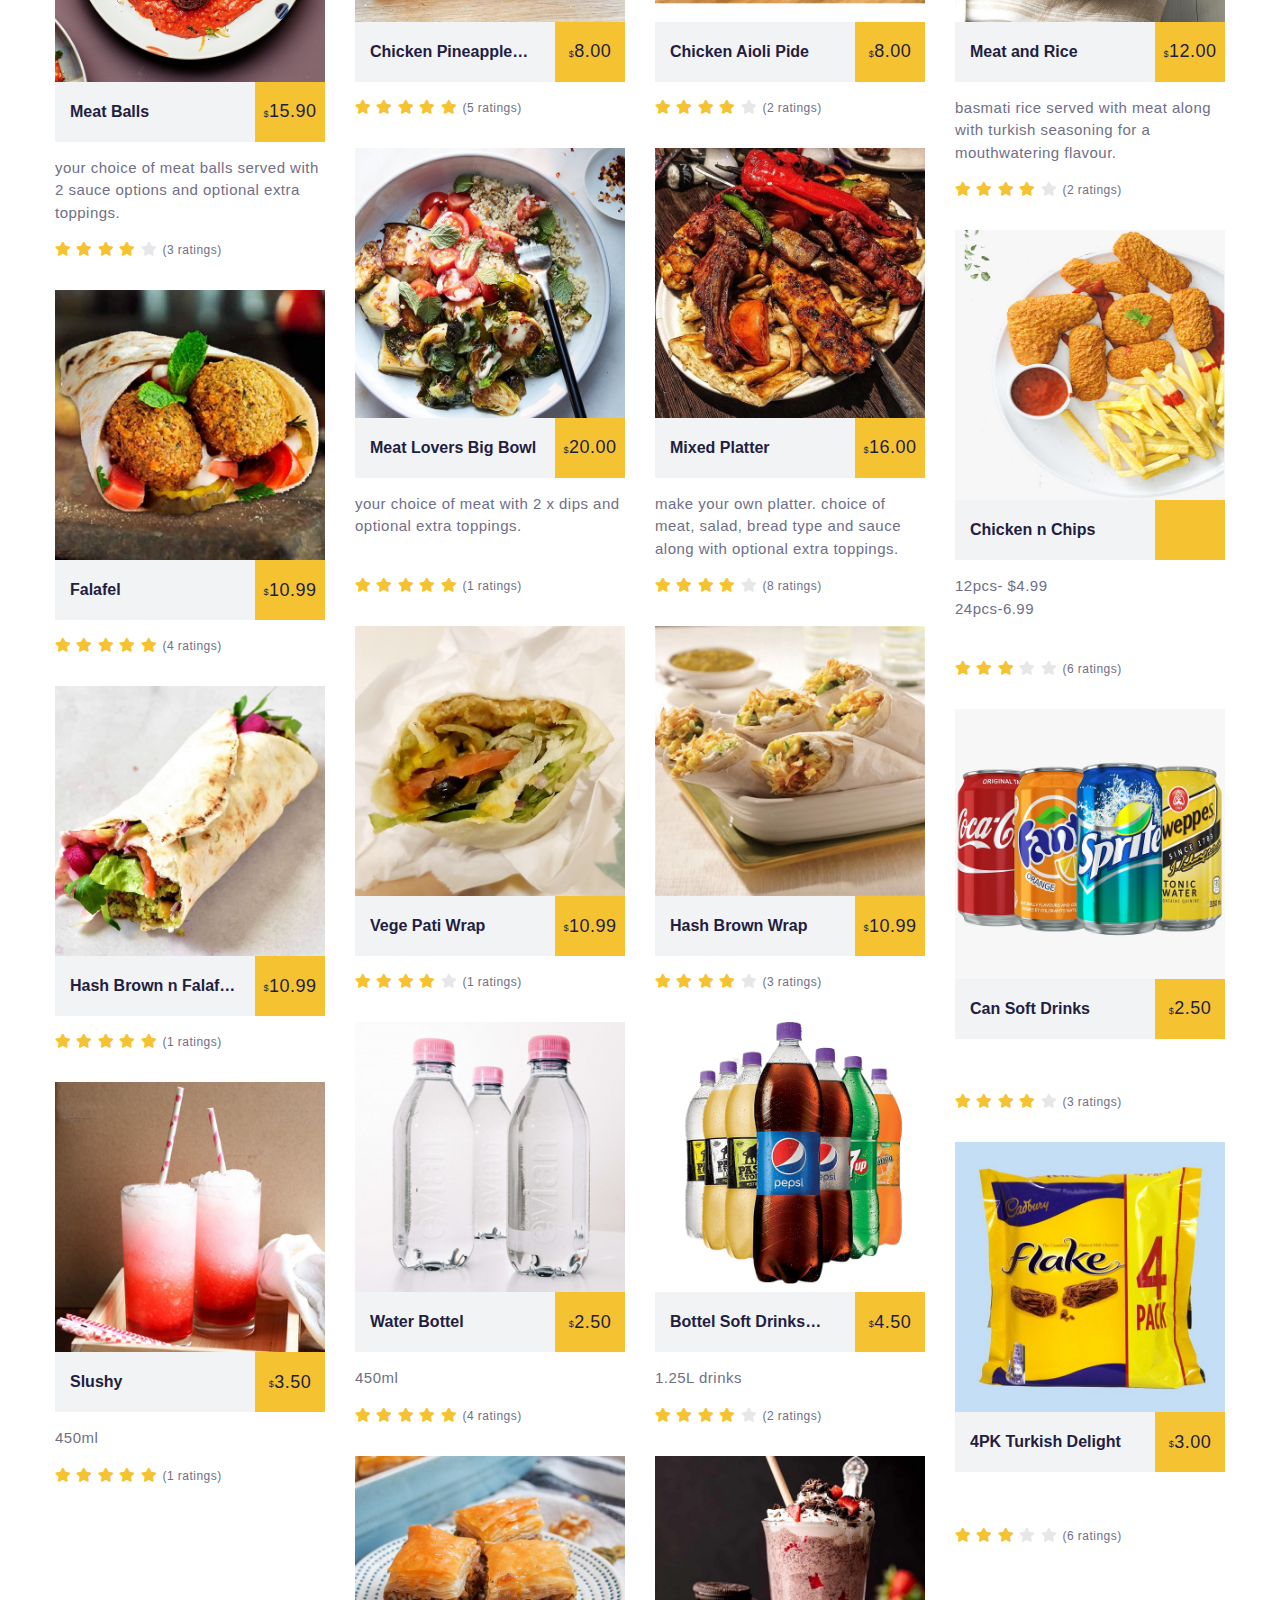
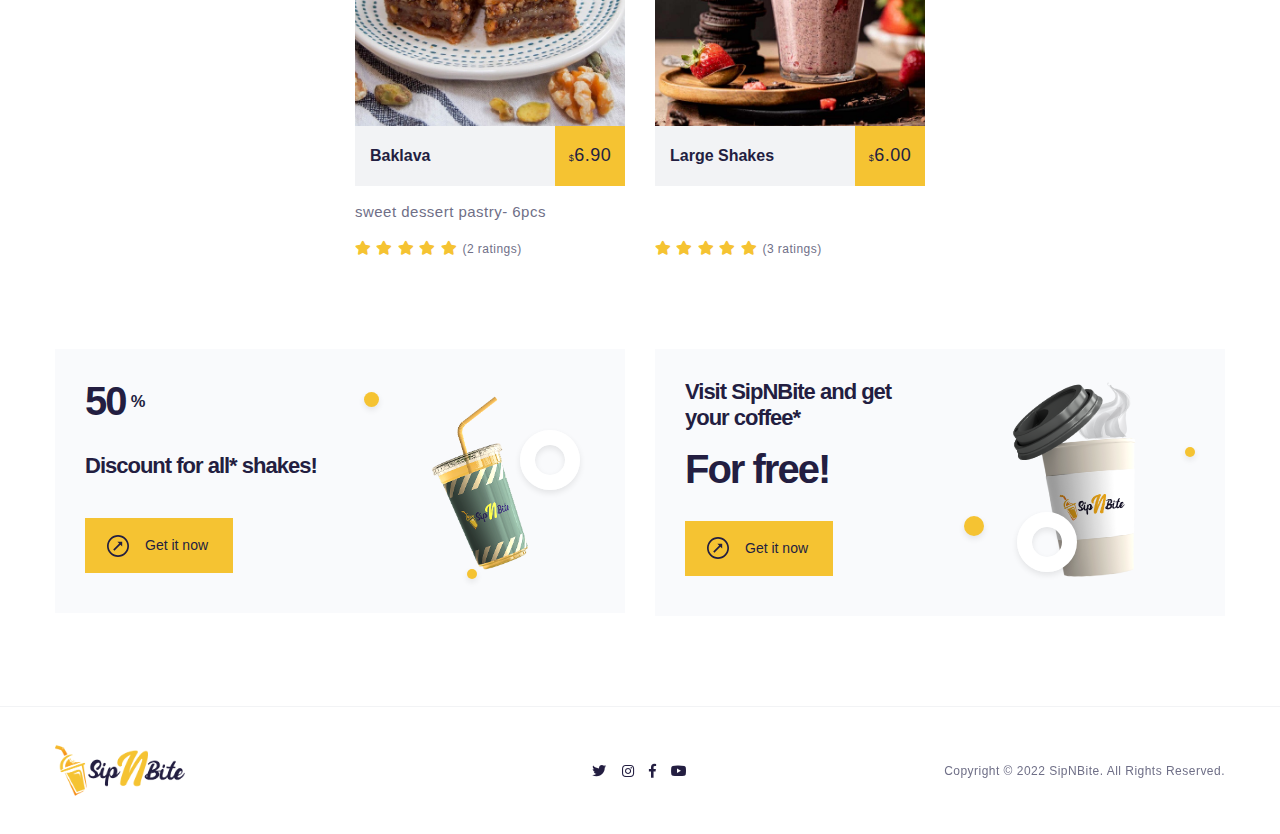
<file: menu.html>
<!DOCTYPE html>
<html lang="zxx">

<meta http-equiv="content-type" content="text/html;charset=utf-8" />

<head>
  <meta charset="UTF-8">
  <meta name="viewport" content="width=device-width, initial-scale=1.0">
  <meta http-equiv="X-UA-Compatible" content="ie=edge">
  <!-- color of address bar in mobile browser -->
  <meta name="theme-color" content="#F5C332">
  <!-- favicon  -->
  <link rel="shortcut icon" href="img/ui/logo.ico" type="image/x-icon">
  <!-- font awesome css -->
  <link rel="stylesheet" href="css/plugins/font-awesome.min.css">
  <!-- bootstrap css -->
  <link rel="stylesheet" href="css/plugins/bootstrap.min.css">
  <!-- swiper css -->
  <link rel="stylesheet" href="css/plugins/swiper.min.css">
  <!-- datepicker css -->
  <link rel="stylesheet" href="css/plugins/datepicker.css">
  <!-- mapbox css -->
  <link href="css/plugins/mapbox-style.css" rel='stylesheet'>
  <!-- fancybox css -->
  <link rel="stylesheet" href="css/plugins/fancybox.min.css">
  <!-- SipNBite css -->
  <link rel="stylesheet" href="css/style.css">
  <!-- page title -->
  <title>SipNBite</title>
</head>

<body>
  <!-- app wrapper -->
  <div class="sb-app">
    <!-- preloader -->
    <div class="sb-preloader">
      <div class="sb-preloader-bg"></div>
      <div class="sb-preloader-body">
        <div class="sb-loading">
          <div class="sb-percent"><span class="sb-preloader-number" data-count="101">00</span><span>%</span></div>
        </div>
        <div class="sb-loading-bar">
          <div class="sb-bar"></div>
        </div>
      </div>
    </div>
    <!-- preloader end -->
    <!-- click effect -->
    <div class="sb-click-effect"></div>
    <!-- loader -->
    <div class="sb-load"></div>
    <!-- top bar -->
    <div class="sb-top-bar-frame">
      <div class="sb-top-bar-bg"></div>
      <div class="container">
        <div class="sb-top-bar">
          <a href="index.html" class="sb-logo-frame">
            <!-- logo img -->
            <img src="img/ui/logo.png" alt="SipNBite">
          </a>
          <!-- menu -->
          <div class="sb-right-side">
            <nav id="sb-dynamic-menu" class="sb-menu-transition">
              <ul class="sb-navigation">
                <li>
                  <a href="index.html">Home</a>
                </li>
                <li class="sb-active">
                  <a href="menu.html">Menu</a>
                </li>
                <li>
                  <a href="shop.html">Shop</a>
                </li>
                <li>
                  <a href="about.html">About</a>
                </li>
                <li>
                  <a href="contact.html">Contact</a>
                </li>
                <li class="sb-has-children">
                  <a href="">Know More</a>
                  <ul>
                    <li><a href="gallery.html">Gallery</a></li>
                    <li><a href="reservation.html">Reservation</a></li>
                    <li><a href="faq.html">FAQ</a></li>
                  </ul>
                </li>
              </ul>
            </nav>
            <div class="sb-buttons-frame">
              <!-- button -->
              <div class="sb-btn sb-btn-2 sb-btn-gray sb-btn-icon sb-m-0 sb-btn-cart">
                <span class="sb-icon">
                  <img src="img/ui/icons/cart.svg" alt="icon">
                </span>
                <i class="sb-cart-number">2</i>
              </div>
              <!-- button end -->
              <!-- menu btn -->
              <div class="sb-menu-btn"><span></span></div>
              <!-- info btn -->
              <div class="sb-info-btn"><span></span></div>
            </div>
          </div>
        </div>
      </div>
      <!-- info bar -->
      <div class="sb-info-bar">
        <div class="sb-infobar-content">
          <div class="sb-ib-title-frame sb-mb-30">
            <h4>Contact</h4><i class="fas fa-arrow-down"></i>
          </div>
          <ul class="sb-list sb-mb-30">
            <li><b>Address:</b><span>25 Waverley Rd, Malvern East</span></li>
            <li><b>Working hours:</b><span> 11:00am - 01:30am</span></li>
            <li><b>Phone:</b><span> 03 9563 5738</span></li>
            <li><b>Email:</b><span>contact@sipnbite.com</span></li>
          </ul>
        </div>
        <div class="sb-info-bar-footer">
          <ul class="sb-social">
            <li><a href="#."><i class="fab fa-twitter"></i></a></li>
            <li><a href="#."><i class="fab fa-instagram"></i></a></li>
            <li><a href="#."><i class="fab fa-facebook-f"></i></a></li>
            <li><a href="#."><i class="fab fa-youtube"></i></a></li>
          </ul>
        </div>
      </div>
      <!-- info bar end -->
      <!-- minicart -->
      <div class="sb-minicart">
        <div class="sb-minicart-content">
          <div class="sb-ib-title-frame sb-mb-30">
            <h4>Your order.</h4><i class="fas fa-arrow-down"></i>
          </div>
          <a href="product.html" class="sb-menu-item sb-menu-item-sm sb-mb-15">
            <div class="sb-cover-frame">
              <img src="img/menu/kebabs/ck.jpg" alt="product">
            </div>
            <div class="sb-card-tp">
              <h4 class="sb-card-title">Chicken Kebab</h4>
              <div class="sb-price"><sub>$</sub> 10.99</div>
            </div>
          </a>
          <a href="product.html" class="sb-menu-item sb-menu-item-sm sb-mb-15">
            <div class="sb-cover-frame">
              <img src="img/menu/vegetarian/fw.jpg" alt="product">
            </div>
            <div class="sb-card-tp">
              <h4 class="sb-card-title">Falafel</h4>
              <div class="sb-price"><sub>$</sub> 10.99</div>
            </div>
          </a>   
        </div>
        <div class="sb-minicart-footer">
          <!-- button -->
          <a href="cart.html" class="sb-btn sb-btn-gray sb-btn-text">
            <span>View order</span>
          </a>
          <!-- button end -->
          <!-- button -->
          <a href="checkout.html" class="sb-btn sb-btn-text">
            <span>Checkout</span>
          </a>
          <!-- button end -->
        </div>
      </div>
      <!-- minicart end -->
    </div>
    <!-- top bar end -->

    <!-- dynamic content -->
    <div id="sb-dynamic-content" class="sb-transition-fade">

      <!-- banner -->
      <section class="sb-banner sb-banner-xs sb-banner-color">
        <div class="container">
          <div class="row">
            <div class="col-lg-12">
              <!-- main title -->
              <div class="sb-main-title-frame">
                <div class="sb-main-title">
                  <h1 class="sb-h2">SipNBite Menu</h1>
                  <ul class="sb-breadcrumbs">
                    <li><a href="index.html">Home</a></li>
                    <li><a href="#.">Menu</a></li>
                  </ul>
                </div>
              </div>
              <!-- main title end -->
            </div>
          </div>
        </div>
      </section>
      <!-- banner end -->

      <!-- menu section 1 -->
      <section class="sb-menu-section sb-p-90-60">
        <div class="sb-bg-1">
          <div></div>
        </div>
        <div class="container">
          <!-- filter -->
          <div class="sb-filter mb-30">
            <a href="#." data-filter="*" class="sb-filter-link sb-active">All dishes</a>
            <a href="#." data-filter=".deals" class="sb-filter-link">Deals</a>
            <a href="#." data-filter=".kebabs" class="sb-filter-link">Kebabs</a>
            <a href="#." data-filter=".sides" class="sb-filter-link">Sides</a>
            <a href="#." data-filter=".soups" class="sb-filter-link">Soups</a>
            <a href="#." data-filter=".pides" class="sb-filter-link">Pides</a>
            <a href="#." data-filter=".mains" class="sb-filter-link">Mains</a>
            <a href="#." data-filter=".vegetarian" class="sb-filter-link">Vegetarian</a>
            <a href="#." data-filter=".drinks-desserts" class="sb-filter-link">Drinks/Desserts</a>

          </div>
          <!-- filter end -->
          <div class="sb-masonry-grid">
            <div class="sb-grid-sizer"></div>
            <!-- DEALS start -->
            <div class="sb-grid-item sb-item-25 deals">
              <a data-fancybox="menu" data-no-swup href="img/menu/deals/gcd.jpg" class="sb-menu-item sb-mb-30">
                <div class="sb-cover-frame">
                  <img src="img/menu/deals/gcd.jpg" alt="product">
                </div>
                <div class="sb-card-tp">
                  <h4 class="sb-card-title">Giant Combo Deal</h4>
                  <div class="sb-price"><sub>$</sub> 15.00</div>
                </div>
                <div class="sb-description">
                  <p class="sb-text sb-mb-15"><span>1 x kebab, regular chips and can of drink</span>.</p>
                  <ul class="sb-stars">
                    <li><i class="fas fa-star"></i></li>
                    <li><i class="fas fa-star"></i></li>
                    <li><i class="fas fa-star"></i></li>
                    <li><i class="fas fa-star"></i></li>
                    <li><i class="fas fa-star"></i></li>
                    <li><span>(4 ratings)</span></li>
                  </ul>
                </div>
              </a>
            </div>
            <div class="sb-grid-item sb-item-25 deals">
              <a data-fancybox="menu" data-no-swup href="img/menu/deals/tc.jpg" class="sb-menu-item sb-mb-30">
                <div class="sb-cover-frame">
                  <img src="img/menu/deals/tc.jpg" alt="product">
                </div>
                <div class="sb-card-tp">
                  <h4 class="sb-card-title">Triple Combo</h4>
                  <div class="sb-price"><sub>$</sub> 40.00</div>
                </div>
                <div class="sb-description">
                  <p class="sb-text sb-mb-15"><span>3 x kebabs, 2 x regular chips and 1.25L drink</span>.</p>
                  <ul class="sb-stars sb-unrated">
                    <li><i class="fas fa-star"></i></li>
                    <li><i class="fas fa-star"></i></li>
                    <li><i class="fas fa-star"></i></li>
                    <li><i class="fas fa-star"></i></li>
                    <li><i class="fas fa-star"></i></li>
                    <li><span>Unrated</span></li>
                  </ul>
                </div>
              </a>
            </div>
            <div class="sb-grid-item sb-item-25 deals">
              <a data-fancybox="menu" data-no-swup href="img/menu/deals/6nc.jpg" class="sb-menu-item sb-mb-30">
                <div class="sb-cover-frame">
                  <img src="img/menu/deals/6nc.jpg" alt="product">
                </div>
                <div class="sb-card-tp">
                  <h4 class="sb-card-title">6 Nuggets Combo</h4>
                  <div class="sb-price"><sub>$</sub> 10.90</div>
                </div>
                <div class="sb-description">
                  <p class="sb-text sb-mb-15"><span>6 nuggets, small chips and can of drink</span>.</p>
                  <ul class="sb-stars">
                    <li><i class="fas fa-star"></i></li>
                    <li><i class="fas fa-star"></i></li>
                    <li><i class="fas fa-star"></i></li>
                    <li><i class="fas fa-star"></i></li>
                    <li><i class="fas fa-star"></i></li>
                    <li><span>(6 ratings)</span></li>
                  </ul>
                </div>
              </a>
            </div>
            <div class="sb-grid-item sb-item-25 deals">
              <a data-fancybox="menu" data-no-swup href="img/menu/deals/12nc.jpg" class="sb-menu-item sb-mb-30">
                <div class="sb-cover-frame">
                  <img src="img/menu/deals/12nc.jpg" alt="product">
                </div>
                <div class="sb-card-tp">
                  <h4 class="sb-card-title">12 Nuggets Combo</h4>
                  <div class="sb-price"><sub>$</sub> 14.90</div>
                </div>
                <div class="sb-description">
                  <p class="sb-text sb-mb-15"><span>12 nuggets, small chips and can of drink</span>.</p>
                  <ul class="sb-stars">
                    <li><i class="fas fa-star"></i></li>
                    <li><i class="fas fa-star"></i></li>
                    <li><i class="fas fa-star"></i></li>
                    <li><i class="fas fa-star"></i></li>
                    <li><i class="fas fa-star"></i></li>
                    <li><span>(14 ratings)</span></li>
                  </ul>
                </div>
              </a>
            </div>
            <div class="sb-grid-item sb-item-25 deals">
              <a data-fancybox="menu" data-no-swup href="img/menu/deals/cs.jpg" class="sb-menu-item sb-mb-30">
                <div class="sb-cover-frame">
                  <img src="img/menu/deals/cs.jpg" alt="product">
                </div>
                <div class="sb-card-tp">
                  <h4 class="sb-card-title">6 Chicken Strips Combo</h4>
                  <div class="sb-price"><sub>$</sub> 12.90</div>
                </div>
                <div class="sb-description">
                  <p class="sb-text sb-mb-15"><span>6 chicken strips, small chips and can of drink.</span>.</p>
                  <ul class="sb-stars">
                    <li><i class="fas fa-star"></i></li>
                    <li><i class="fas fa-star"></i></li>
                    <li><i class="fas fa-star"></i></li>
                    <li class="sb-empty"><i class="fas fa-star"></i></li>
                    <li class="sb-empty"><i class="fas fa-star"></i></li>
                    <li><span>(1 ratings)</span></li>
                  </ul>
                </div>
              </a>
            </div>
            <div class="sb-grid-item sb-item-25 deals">
              <a data-fancybox="menu" data-no-swup href="img/menu/deals/csc.jpg" class="sb-menu-item sb-mb-30">
                <div class="sb-cover-frame">
                  <img src="img/menu/deals/csc.jpg" alt="product">
                </div>
                <div class="sb-card-tp">
                  <h4 class="sb-card-title">12 Chicken Strips Combo</h4>
                  <div class="sb-price"><sub>$</sub> 16.90</div>
                </div>
                <div class="sb-description">
                  <p class="sb-text sb-mb-15"><span>12 chicken strips, small chips and can of drink</span>.</p>
                  <ul class="sb-stars sb-unrated">
                    <li><i class="fas fa-star"></i></li>
                    <li><i class="fas fa-star"></i></li>
                    <li><i class="fas fa-star"></i></li>
                    <li><i class="fas fa-star"></i></li>
                    <li><i class="fas fa-star"></i></li>
                    <li><span>Unrated</span></li>
                  </ul>
                </div>
              </a>
            </div>
            <div class="sb-grid-item sb-item-25 deals">
              <a data-fancybox="menu" data-no-swup href="img/menu/deals/gb.jpg" class="sb-menu-item sb-mb-30">
                <div class="sb-cover-frame">
                  <img src="img/menu/deals/gb.jpg" alt="product">
                </div>
                <div class="sb-card-tp">
                  <h4 class="sb-card-title">Garlic Bread Combo</h4>
                  <div class="sb-price"><sub>$</sub> 5.00</div>
                </div>
                <div class="sb-description">
                  <p class="sb-text sb-mb-15"><span>large garlic bread and can of drink</span>.</br></br></p>
                  <ul class="sb-stars">
                    <li><i class="fas fa-star"></i></li>
                    <li><i class="fas fa-star"></i></li>
                    <li><i class="fas fa-star"></i></li>
                    <li><i class="fas fa-star"></i></li>
                    <li><i class="fas fa-star"></i></li>
                    <li><span>(8 ratings)</span></li>
                  </ul>
                </div>
              </a>
            </div>
            <div class="sb-grid-item sb-item-25 deals">
              <a data-fancybox="menu" data-no-swup href="img/menu/deals/ds.jpg" class="sb-menu-item sb-mb-30">
                <div class="sb-cover-frame">
                  <img src="img/menu/deals/ds.jpg" alt="product">
                </div>
                <div class="sb-card-tp">
                  <h4 class="sb-card-title">Dim Sim Combo</h4>
                  <div class="sb-price"><sub>$</sub> 11.90</div>
                </div>
                <div class="sb-description">
                  <p class="sb-text sb-mb-15"><span>5 dim sims, small chips and can of drink</span>.</p>
                  <ul class="sb-stars">
                    <li><i class="fas fa-star"></i></li>
                    <li><i class="fas fa-star"></i></li>
                    <li><i class="fas fa-star"></i></li>
                    <li><i class="fas fa-star"></i></li>
                    <li><i class="fas fa-star"></i></li>
                    <li><span>(1 ratings)</span></li>
                  </ul>
                </div>
              </a>
            </div>
            <div class="sb-grid-item sb-item-25 deals">
              <a data-fancybox="menu" data-no-swup href="img/menu/deals/mar.jpg" class="sb-menu-item sb-mb-30">
                <div class="sb-cover-frame">
                  <img src="img/menu/deals/mar.jpg" alt="product">
                </div>
                <div class="sb-card-tp">
                  <h4 class="sb-card-title">Meat and Rice Comobo</h4>
                  <div class="sb-price"><sub>$</sub> 17.90</div>
                </div>
                <div class="sb-description">
                  <p class="sb-text sb-mb-15"><span>basmati rice served with meat along with optional extra
                      toppings</span>.</p>
                  <ul class="sb-stars">
                    <li><i class="fas fa-star"></i></li>
                    <li><i class="fas fa-star"></i></li>
                    <li><i class="fas fa-star"></i></li>
                    <li><i class="fas fa-star"></i></li>
                    <li class="sb-empty"><i class="fas fa-star"></i></li>
                    <li><span>(9 ratings)</span></li>
                  </ul>
                </div>
              </a>
            </div>
            <!-- DEALS end -->

            <!-- KEBABS start-->
            <div class="sb-grid-item sb-item-25 kebabs">
              <a data-fancybox="menu" data-no-swup href="img/menu/kebabs/lk.jpg" class="sb-menu-item sb-mb-30">
                <div class="sb-cover-frame">
                  <img src="img/menu/kebabs/lk.jpg" alt="product">
                </div>
                <div class="sb-card-tp">
                  <h4 class="sb-card-title">Lamb Kebab</h4>
                  <div class="sb-price"><sub>$</sub> 10.99</div>
                </div>
                <div class="sb-description">
                  <ul class="sb-stars">
                    <li><i class="fas fa-star"></i></li>
                    <li><i class="fas fa-star"></i></li>
                    <li><i class="fas fa-star"></i></li>
                    <li><i class="fas fa-star"></i></li>
                    <li><i class="fas fa-star"></i></li>
                    <li><span>(5 ratings)</span></li>
                  </ul>
                </div>
              </a>
            </div>
            <div class="sb-grid-item sb-item-25 kebabs">
              <a data-fancybox="menu" data-no-swup href="img/menu/kebabs/ck.jpg" class="sb-menu-item sb-mb-30">
                <div class="sb-cover-frame">
                  <img src="img/menu/kebabs/ck.jpg" alt="product">
                </div>
                <div class="sb-card-tp">
                  <h4 class="sb-card-title">Chicken Kebab</h4>
                  <div class="sb-price"><sub>$</sub> 10.99</div>
                </div>
                <div class="sb-description">
                  <ul class="sb-stars">
                    <li><i class="fas fa-star"></i></li>
                    <li><i class="fas fa-star"></i></li>
                    <li><i class="fas fa-star"></i></li>
                    <li><i class="fas fa-star"></i></li>
                    <li><i class="fas fa-star"></i></li>
                    <li><span>(7 ratings)</span></li>
                  </ul>
                </div>
              </a>
            </div>
            <div class="sb-grid-item sb-item-25 kebabs">
              <a data-fancybox="menu" data-no-swup href="img/menu/kebabs/mk.jpg" class="sb-menu-item sb-mb-30">
                <div class="sb-cover-frame">
                  <img src="img/menu/kebabs/mk.jpg" alt="product">
                </div>
                <div class="sb-card-tp">
                  <h4 class="sb-card-title">Mixed Kebab</h4>
                  <div class="sb-price"><sub>$</sub> 10.99</div>
                </div>
                <div class="sb-description">
                  <ul class="sb-stars">
                    <li><i class="fas fa-star"></i></li>
                    <li><i class="fas fa-star"></i></li>
                    <li><i class="fas fa-star"></i></li>
                    <li><i class="fas fa-star"></i></li>
                    <li><i class="fas fa-star"></i></li>
                    <li><span>(4 ratings)</span></li>
                  </ul>
                </div>
              </a>
            </div>
            <div class="sb-grid-item sb-item-25 kebabs">
              <a data-fancybox="menu" data-no-swup href="img/menu/kebabs/csw.jpg" class="sb-menu-item sb-mb-30">
                <div class="sb-cover-frame">
                  <img src="img/menu/kebabs/csw.jpg" alt="product">
                </div>
                <div class="sb-card-tp">
                  <h4 class="sb-card-title">Chicken Strip Wrap</h4>
                  <div class="sb-price"><sub>$</sub> 10.99</div>
                </div>
                <div class="sb-description">
                  <ul class="sb-stars">
                    <li><i class="fas fa-star"></i></li>
                    <li><i class="fas fa-star"></i></li>
                    <li><i class="fas fa-star"></i></li>
                    <li><i class="fas fa-star"></i></li>
                    <li class="sb-empty"><i class="fas fa-star"></i></li>
                    <li><span>(9 ratings)</span></li>
                  </ul>
                </div>
              </a>
            </div>
            <div class="sb-grid-item sb-item-25 kebabs">
              <a data-fancybox="menu" data-no-swup href="img/menu/kebabs/fw.jpg" class="sb-menu-item sb-mb-30">
                <div class="sb-cover-frame">
                  <img src="img/menu/kebabs/fw.jpg" alt="product">
                </div>
                <div class="sb-card-tp">
                  <h4 class="sb-card-title">Fish Wrap</h4>
                  <div class="sb-price"><sub>$</sub> 10.99</div>
                </div>
                <div class="sb-description">
                  <ul class="sb-stars">
                    <li><i class="fas fa-star"></i></li>
                    <li><i class="fas fa-star"></i></li>
                    <li><i class="fas fa-star"></i></li>
                    <li><i class="fas fa-star"></i></li>
                    <li><i class="fas fa-star"></i></li>
                    <li><span>(2 ratings)</span></li>
                  </ul>
                </div>
              </a>
            </div>
            <div class="sb-grid-item sb-item-25 kebabs">
              <a data-fancybox="menu" data-no-swup href="img/menu/kebabs/hw.jpg" class="sb-menu-item sb-mb-30">
                <div class="sb-cover-frame">
                  <img src="img/menu/kebabs/hw.jpg" alt="product">
                </div>
                <div class="sb-card-tp">
                  <h4 class="sb-card-title">HSP Wrap</h4>
                  <div class="sb-price"><sub>$</sub> 12.99</div>
                </div>
                <div class="sb-description">
                  <ul class="sb-stars">
                    <li><i class="fas fa-star"></i></li>
                    <li><i class="fas fa-star"></i></li>
                    <li><i class="fas fa-star"></i></li>
                    <li><i class="fas fa-star"></i></li>
                    <li><i class="fas fa-star"></i></li>
                    <li><span>(11 ratings)</span></li>
                  </ul>
                </div>
              </a>
            </div>
            <div class="sb-grid-item sb-item-25 kebabs">
              <a data-fancybox="menu" data-no-swup href="img/menu/kebabs/cok.jpg" class="sb-menu-item sb-mb-30">
                <div class="sb-cover-frame">
                  <img src="img/menu/kebabs/cok.jpg" alt="product">
                </div>
                <div class="sb-card-tp">
                  <h4 class="sb-card-title">Chicken Open Kebab</h4>
                  <div class="sb-price"><sub>$</sub> 12.59</div>
                </div>
                <div class="sb-description">
                  <ul class="sb-stars">
                    <li><i class="fas fa-star"></i></li>
                    <li><i class="fas fa-star"></i></li>
                    <li><i class="fas fa-star"></i></li>
                    <li class="sb-empty"><i class="fas fa-star"></i></li>
                    <li class="sb-empty"><i class="fas fa-star"></i></li>
                    <li><span>(1 ratings)</span></li>
                  </ul>
                </div>
              </a>
            </div>
            <div class="sb-grid-item sb-item-25 kebabs">
              <a data-fancybox="menu" data-no-swup href="img/menu/kebabs/lok.jpg" class="sb-menu-item sb-mb-30">
                <div class="sb-cover-frame">
                  <img src="img/menu/kebabs/lok.jpg" alt="product">
                </div>
                <div class="sb-card-tp">
                  <h4 class="sb-card-title">Lamb Open Kebab</h4>
                  <div class="sb-price"><sub>$</sub> 12.59</div>
                </div>
                <div class="sb-description">
                  <ul class="sb-stars">
                    <li><i class="fas fa-star"></i></li>
                    <li><i class="fas fa-star"></i></li>
                    <li><i class="fas fa-star"></i></li>
                    <li><i class="fas fa-star"></i></li>
                    <li><i class="fas fa-star"></i></li>
                    <li><span>(12 ratings)</span></li>
                  </ul>
                </div>
              </a>
            </div>
            <div class="sb-grid-item sb-item-25 kebabs">
              <a data-fancybox="menu" data-no-swup href="img/menu/kebabs/mok.jpg" class="sb-menu-item sb-mb-30">
                <div class="sb-cover-frame">
                  <img src="img/menu/kebabs/mok.jpg" alt="product">
                </div>
                <div class="sb-card-tp">
                  <h4 class="sb-card-title">Mixed Open Kebab</h4>
                  <div class="sb-price"><sub>$</sub> 12.59</div>
                </div>
                <div class="sb-description">
                  <ul class="sb-stars">
                    <li><i class="fas fa-star"></i></li>
                    <li><i class="fas fa-star"></i></li>
                    <li><i class="fas fa-star"></i></li>
                    <li><i class="fas fa-star"></i></li>
                    <li><i class="fas fa-star"></i></li>
                    <li><span>(9 ratings)</span></li>
                  </ul>
                </div>
              </a>
            </div>
            <!-- KEBABS end -->

            <!-- SIDES strat-->
            <div class="sb-grid-item sb-item-25 sides">
              <a data-fancybox="menu" data-no-swup href="img/menu/sides/vsr.jpg" class="sb-menu-item sb-mb-30">
                <div class="sb-cover-frame">
                  <img src="img/menu/sides/vsr.jpg" alt="product">
                </div>
                <div class="sb-card-tp">
                  <h4 class="sb-card-title">Vege Spring Roll</h4>
                  <div class="sb-price"><sub></sub> </div>
                </div>
                <div class="sb-description">
                  <p class="sb-text sb-mb-15"><span>6pcs-$ 6.90</br>12pcs-$ 12.90</br><br></span></p>
                  <ul class="sb-stars">
                    <li><i class="fas fa-star"></i></li>
                    <li><i class="fas fa-star"></i></li>
                    <li><i class="fas fa-star"></i></li>
                    <li><i class="fas fa-star"></i></li>
                    <li><i class="fas fa-star"></i></li>
                    <li><span>(2 ratings)</span></li>
                  </ul>
                </div>
              </a>
            </div>
            <div class="sb-grid-item sb-item-25 sides">
              <a data-fancybox="menu" data-no-swup href="img/menu/sides/or.jpg" class="sb-menu-item sb-mb-30">
                <div class="sb-cover-frame">
                  <img src="img/menu/sides/or.jpg" alt="product">
                </div>
                <div class="sb-card-tp">
                  <h4 class="sb-card-title">Onion Rings</h4>
                  <div class="sb-price"><sub></sub> </div>
                </div>
                <div class="sb-description">
                  <p class="sb-text sb-mb-15"><span>regular-$ 6.90</br>large-$ 9.90</br><br></span></p>
                  <ul class="sb-stars">
                    <li><i class="fas fa-star"></i></li>
                    <li><i class="fas fa-star"></i></li>
                    <li><i class="fas fa-star"></i></li>
                    <li><i class="fas fa-star"></i></li>
                    <li><i class="fas fa-star"></i></li>
                    <li><span>(1 ratings)</span></li>
                  </ul>
                </div>
              </a>
            </div>
            <div class="sb-grid-item sb-item-25 sides">
              <a data-fancybox="menu" data-no-swup href="img/menu/sides/gb.jpg" class="sb-menu-item sb-mb-30">
                <div class="sb-cover-frame">
                  <img src="img/menu/sides/gb.jpg" alt="product">
                </div>
                <div class="sb-card-tp">
                  <h4 class="sb-card-title">Garlic Bread</h4>
                  <div class="sb-price"><sub></sub> </div>
                </div>
                <div class="sb-description">
                  <p class="sb-text sb-mb-15"><span>1pcs-$ 3.50</br>2pcs-$ 5.00</br><br></span></p>
                  <ul class="sb-stars sb-unrated">
                    <li><i class="fas fa-star"></i></li>
                    <li><i class="fas fa-star"></i></li>
                    <li><i class="fas fa-star"></i></li>
                    <li><i class="fas fa-star"></i></li>
                    <li><i class="fas fa-star"></i></li>
                    <li><span>Unrated</span></li>
                  </ul>
                </div>
              </a>
            </div>
            <div class="sb-grid-item sb-item-25 sides">
              <a data-fancybox="menu" data-no-swup href="img/menu/sides/cn.jpg" class="sb-menu-item sb-mb-30">
                <div class="sb-cover-frame">
                  <img src="img/menu/sides/cn.jpg" alt="product">
                </div>
                <div class="sb-card-tp">
                  <h4 class="sb-card-title">Chicken Nuggets</h4>
                  <div class="sb-price"><sub></sub> </div>
                </div>
                <div class="sb-description">
                  <p class="sb-text sb-mb-15"><span>6pcs-$ 4.90</br>12pcs-$ 9.90</br><br></span></p>
                  <ul class="sb-stars sb-unrated">
                    <li><i class="fas fa-star"></i></li>
                    <li><i class="fas fa-star"></i></li>
                    <li><i class="fas fa-star"></i></li>
                    <li><i class="fas fa-star"></i></li>
                    <li><i class="fas fa-star"></i></li>
                    <li><span>Unrated</span></li>
                  </ul>
                </div>
              </a>
            </div>
            <div class="sb-grid-item sb-item-25 sides">
              <a data-fancybox="menu" data-no-swup href="img/menu/sides/cs.jpg" class="sb-menu-item sb-mb-30">
                <div class="sb-cover-frame">
                  <img src="img/menu/sides/cs.jpg" alt="product">
                </div>
                <div class="sb-card-tp">
                  <h4 class="sb-card-title">Chicken Strips</h4>
                  <div class="sb-price"><sub></sub> </div>
                </div>
                <div class="sb-description">
                  <p class="sb-text sb-mb-15"><span>4pcs-$ 6.90</br>12pcs-$ 11.90</br><br></span></p>
                  <ul class="sb-stars">
                    <li><i class="fas fa-star"></i></li>
                    <li><i class="fas fa-star"></i></li>
                    <li><i class="fas fa-star"></i></li>
                    <li><i class="fas fa-star"></i></li>
                    <li><i class="fas fa-star"></i></li>
                    <li><span>(1 ratings)</span></li>
                  </ul>
                </div>
              </a>
            </div>
            <div class="sb-grid-item sb-item-25 sides">
              <a data-fancybox="menu" data-no-swup href="img/menu/sides/pc.jpg" class="sb-menu-item sb-mb-30">
                <div class="sb-cover-frame">
                  <img src="img/menu/sides/pc.jpg" alt="product">
                </div>
                <div class="sb-card-tp">
                  <h4 class="sb-card-title">Popcorn Chicken</h4>
                  <div class="sb-price"><sub></sub> </div>
                </div>
                <div class="sb-description">
                  <p class="sb-text sb-mb-15"><span>small-$ 5.90</br>large-$ 10.90</br><br></span></p>
                  <ul class="sb-stars">
                    <li><i class="fas fa-star"></i></li>
                    <li><i class="fas fa-star"></i></li>
                    <li><i class="fas fa-star"></i></li>
                    <li><i class="fas fa-star"></i></li>
                    <li class="sb-empty"><i class="fas fa-star"></i></li>
                    <li><span>(3 ratings)</span></li>
                  </ul>
                </div>
              </a>
            </div>
            <div class="sb-grid-item sb-item-25 sides">
              <a data-fancybox="menu" data-no-swup href="img/menu/sides/gcb.jpg" class="sb-menu-item sb-mb-30">
                <div class="sb-cover-frame">
                  <img src="img/menu/sides/gcb.jpg" alt="product">
                </div>
                <div class="sb-card-tp">
                  <h4 class="sb-card-title">Garlic Chicken Balls</h4>
                  <div class="sb-price"><sub></sub> </div>
                </div>
                <div class="sb-description">
                  <p class="sb-text sb-mb-15"><span>4pcs-$ 5.90</br>8pcs-$ 10.90</br>20pcs-$ 24.90</span></p>
                  <ul class="sb-stars">
                    <li><i class="fas fa-star"></i></li>
                    <li><i class="fas fa-star"></i></li>
                    <li><i class="fas fa-star"></i></li>
                    <li><i class="fas fa-star"></i></li>
                    <li><i class="fas fa-star"></i></li>
                    <li><span>(3 ratings)</span></li>
                  </ul>
                </div>
              </a>
            </div>
            <div class="sb-grid-item sb-item-25 sides">
              <a data-fancybox="menu" data-no-swup href="img/menu/sides/cw.jpg" class="sb-menu-item sb-mb-30">
                <div class="sb-cover-frame">
                  <img src="img/menu/sides/cw.jpg" alt="product">
                </div>
                <div class="sb-card-tp">
                  <h4 class="sb-card-title">Chicken Wings</h4>
                  <div class="sb-price"><sub></sub> </div>
                </div>
                <div class="sb-description">
                  <p class="sb-text sb-mb-15"><span>3pcs-$ 6.90</br>6pcs-$ 19.90</br>12pcs-$ 25.90</span></p>
                  <ul class="sb-stars">
                    <li><i class="fas fa-star"></i></li>
                    <li><i class="fas fa-star"></i></li>
                    <li><i class="fas fa-star"></i></li>
                    <li><i class="fas fa-star"></i></li>
                    <li><i class="fas fa-star"></i></li>
                    <li><span>(1 ratings)</span></li>
                  </ul>
                </div>
              </a>
            </div>
            <div class="sb-grid-item sb-item-25 sides">
              <a data-fancybox="menu" data-no-swup href="img/menu/sides/ds.jpg" class="sb-menu-item sb-mb-30">
                <div class="sb-cover-frame">
                  <img src="img/menu/sides/ds.jpg" alt="product">
                </div>
                <div class="sb-card-tp">
                  <h4 class="sb-card-title">Dim Sim</h4>
                  <div class="sb-price"><sub></sub> </div>
                </div>
                <div class="sb-description">
                  <p class="sb-text sb-mb-15"><span>2pcs-$ 3.00</br>4pcs-$ 5.90</br><br></span></p>
                  <ul class="sb-stars">
                    <li><i class="fas fa-star"></i></li>
                    <li><i class="fas fa-star"></i></li>
                    <li><i class="fas fa-star"></i></li>
                    <li><i class="fas fa-star"></i></li>
                    <li><i class="fas fa-star"></i></li>
                    <li><span>(2 ratings)</span></li>
                  </ul>
                </div>
              </a>
            </div>
            <div class="sb-grid-item sb-item-25 sides">
              <a data-fancybox="menu" data-no-swup href="img/menu/sides/fac.jpg" class="sb-menu-item sb-mb-30">
                <div class="sb-cover-frame">
                  <img src="img/menu/sides/fac.jpg" alt="product">
                </div>
                <div class="sb-card-tp">
                  <h4 class="sb-card-title">Fish N Chips</h4>
                  <div class="sb-price"><sub>$</sub> 9.50</div>
                </div>
                <div class="sb-description">
                  <p class="sb-text sb-mb-15"><span>battered fish with chips<br><br><br></span></p>
                  <ul class="sb-stars">
                    <li><i class="fas fa-star"></i></li>
                    <li><i class="fas fa-star"></i></li>
                    <li><i class="fas fa-star"></i></li>
                    <li class="sb-empty"><i class="fas fa-star"></i></li>
                    <li class="sb-empty"><i class="fas fa-star"></i></li>
                    <li><span>(4 ratings)</span></li>
                  </ul>
                </div>
              </a>
            </div>
            <div class="sb-grid-item sb-item-25 sides">
              <a data-fancybox="menu" data-no-swup href="img/menu/sides/pc2.jpg" class="sb-menu-item sb-mb-30">
                <div class="sb-cover-frame">
                  <img src="img/menu/sides/pc2.jpg" alt="product">
                </div>
                <div class="sb-card-tp">
                  <h4 class="sb-card-title">Potato Cake</h4>
                  <div class="sb-price"><sub>$</sub> 1.20</div>
                </div>
                <div class="sb-description">
                  <p class="sb-text sb-mb-15"><span><br></br><br></span></p>
                  <ul class="sb-stars">
                    <li><i class="fas fa-star"></i></li>
                    <li><i class="fas fa-star"></i></li>
                    <li><i class="fas fa-star"></i></li>
                    <li><i class="fas fa-star"></i></li>
                    <li><i class="fas fa-star"></i></li>
                    <li><span>(1 ratings)</span></li>
                  </ul>
                </div>
              </a>
            </div>
            <div class="sb-grid-item sb-item-25 sides">
              <a data-fancybox="menu" data-no-swup href="img/menu/sides/hb.jpg" class="sb-menu-item sb-mb-30">
                <div class="sb-cover-frame">
                  <img src="img/menu/sides/hb.jpg" alt="product">
                </div>
                <div class="sb-card-tp">
                  <h4 class="sb-card-title">Hash Browns</h4>
                  <div class="sb-price"><sub>$</sub> 1.00</div>
                </div>
                <div class="sb-description">
                  <p class="sb-text sb-mb-15"><span><br></br><br></span></p>
                  <ul class="sb-stars">
                    <li><i class="fas fa-star"></i></li>
                    <li><i class="fas fa-star"></i></li>
                    <li><i class="fas fa-star"></i></li>
                    <li><i class="fas fa-star"></i></li>
                    <li><i class="fas fa-star"></i></li>
                    <li><span>(1 ratings)</span></li>
                  </ul>
                </div>
              </a>
            </div>
            <!-- SIDES end-->

            <!-- SOUPS strat-->
            <div class="sb-grid-item sb-item-25 soups">
              <a data-fancybox="menu" data-no-swup href="img/menu/soups/mcns.jpg" class="sb-menu-item sb-mb-30">
                <div class="sb-cover-frame">
                  <img src="img/menu/soups/mcns.jpg" alt="product">
                </div>
                <div class="sb-card-tp">
                  <h4 class="sb-card-title">Miso Chicken N Corns</h4>
                  <div class="sb-price"><sub></sub></div>
                </div>
                <div class="sb-description">
                  <p class="sb-text sb-mb-15"><span>regular- $ 5.99 <br> large- $ 9.99</span></p>
                  <ul class="sb-stars">
                    <li><i class="fas fa-star"></i></li>
                    <li><i class="fas fa-star"></i></li>
                    <li><i class="fas fa-star"></i></li>
                    <li><i class="fas fa-star"></i></li>
                    <li class="sb-empty"><i class="fas fa-star"></i></li>
                    <li><span>(4 ratings)</span></li>
                  </ul>
                </div>
              </a>
            </div>
            <div class="sb-grid-item sb-item-25 soups">
              <a data-fancybox="menu" data-no-swup href="img/menu/soups/ics.jpg" class="sb-menu-item sb-mb-30">
                <div class="sb-cover-frame">
                  <img src="img/menu/soups/ics.jpg" alt="product">
                </div>
                <div class="sb-card-tp">
                  <h4 class="sb-card-title">Italian Chicken Soup</h4>
                  <div class="sb-price"><sub></sub></div>
                </div>
                <div class="sb-description">
                  <p class="sb-text sb-mb-15"><span>regular- $ 5.99 <br> large- $ 9.99</span></p>
                  <ul class="sb-stars">
                    <li><i class="fas fa-star"></i></li>
                    <li><i class="fas fa-star"></i></li>
                    <li><i class="fas fa-star"></i></li>
                    <li><i class="fas fa-star"></i></li>
                    <li class="sb-empty"><i class="fas fa-star"></i></li>
                    <li><span>(3 ratings)</span></li>
                  </ul>
                </div>
              </a>
            </div>
            <div class="sb-grid-item sb-item-25 soups">
              <a data-fancybox="menu" data-no-swup href="img/menu/soups/ps.jpg" class="sb-menu-item sb-mb-30">
                <div class="sb-cover-frame">
                  <img src="img/menu/soups/ps.jpg" alt="product">
                </div>
                <div class="sb-card-tp">
                  <h4 class="sb-card-title">Pumpkin Soup</h4>
                  <div class="sb-price"><sub></sub></div>
                </div>
                <div class="sb-description">
                  <p class="sb-text sb-mb-15"><span>regular- $ 5.99 <br> large- $ 9.99</span></p>
                  <ul class="sb-stars">
                    <li><i class="fas fa-star"></i></li>
                    <li><i class="fas fa-star"></i></li>
                    <li><i class="fas fa-star"></i></li>
                    <li><i class="fas fa-star"></i></li>
                    <li><i class="fas fa-star"></i></li>
                    <li><span>(2 ratings)</span></li>
                  </ul>
                </div>
              </a>
            </div>
            <div class="sb-grid-item sb-item-25 soups">
              <a data-fancybox="menu" data-no-swup href="img/menu/soups/tcs.jpg" class="sb-menu-item sb-mb-30">
                <div class="sb-cover-frame">
                  <img src="img/menu/soups/tcs.jpg" alt="product">
                </div>
                <div class="sb-card-tp">
                  <h4 class="sb-card-title">Thai Chicken Soup</h4>
                  <div class="sb-price"><sub></sub></div>
                </div>
                <div class="sb-description">
                  <p class="sb-text sb-mb-15"><span>regular- $ 5.99 <br> large- $ 9.99</span></p>
                  <ul class="sb-stars">
                    <li><i class="fas fa-star"></i></li>
                    <li><i class="fas fa-star"></i></li>
                    <li><i class="fas fa-star"></i></li>
                    <li><i class="fas fa-star"></i></li>
                    <li><i class="fas fa-star"></i></li>
                    <li><span>(5 ratings)</span></li>
                  </ul>
                </div>
              </a>
            </div>
            <!-- SOUPS end-->

            <!-- PIDES strat-->
            <div class="sb-grid-item sb-item-25 pides">
              <a data-fancybox="menu" data-no-swup href="img/menu/pides/cp.jpg" class="sb-menu-item sb-mb-30">
                <div class="sb-cover-frame">
                  <img src="img/menu/pides/cp.jpg" alt="product">
                </div>
                <div class="sb-card-tp">
                  <h4 class="sb-card-title">Cheese Pide</h4>
                  <div class="sb-price"><sub>$</sub> 8.00</div>
                </div>
                <div class="sb-description">
                  <ul class="sb-stars">
                    <li><i class="fas fa-star"></i></li>
                    <li><i class="fas fa-star"></i></li>
                    <li><i class="fas fa-star"></i></li>
                    <li><i class="fas fa-star"></i></li>
                    <li class="sb-empty"><i class="fas fa-star"></i></li>
                    <li><span>(4 ratings)</span></li>
                  </ul>
                </div>
              </a>
            </div>
            <div class="sb-grid-item sb-item-25 pides">
              <a data-fancybox="menu" data-no-swup href="img/menu/pides/vgp.jpg" class="sb-menu-item sb-mb-30">
                <div class="sb-cover-frame">
                  <img src="img/menu/pides/vgp.jpg" alt="product">
                </div>
                <div class="sb-card-tp">
                  <h4 class="sb-card-title">V Gourmet Pide</h4>
                  <div class="sb-price"><sub>$</sub> 8.00</div>
                </div>
                <div class="sb-description">
                  <ul class="sb-stars">
                    <li><i class="fas fa-star"></i></li>
                    <li><i class="fas fa-star"></i></li>
                    <li><i class="fas fa-star"></i></li>
                    <li><i class="fas fa-star"></i></li>
                    <li class="sb-empty"><i class="fas fa-star"></i></li>
                    <li><span>(1 ratings)</span></li>
                  </ul>
                </div>
              </a>
            </div>
            <div class="sb-grid-item sb-item-25 pides">
              <a data-fancybox="menu" data-no-swup href="img/menu/pides/cpp.jpg" class="sb-menu-item sb-mb-30">
                <div class="sb-cover-frame">
                  <img src="img/menu/pides/cpp.jpg" alt="product">
                </div>
                <div class="sb-card-tp">
                  <h4 class="sb-card-title">Chicken Pineapple Pide</h4>
                  <div class="sb-price"><sub>$</sub> 8.00</div>
                </div>
                <div class="sb-description">
                  <ul class="sb-stars">
                    <li><i class="fas fa-star"></i></li>
                    <li><i class="fas fa-star"></i></li>
                    <li><i class="fas fa-star"></i></li>
                    <li><i class="fas fa-star"></i></li>
                    <li><i class="fas fa-star"></i></li>
                    <li><span>(5 ratings)</span></li>
                  </ul>
                </div>
              </a>
            </div>
            <div class="sb-grid-item sb-item-25 pides">
              <a data-fancybox="menu" data-no-swup href="img/menu/pides/cap.jpg" class="sb-menu-item sb-mb-30">
                <div class="sb-cover-frame">
                  <img src="img/menu/pides/cap.jpg" alt="product">
                </div>
                <div class="sb-card-tp">
                  <h4 class="sb-card-title">Chicken Aioli Pide</h4>
                  <div class="sb-price"><sub>$</sub> 8.00</div>
                </div>
                <div class="sb-description">
                  <ul class="sb-stars">
                    <li><i class="fas fa-star"></i></li>
                    <li><i class="fas fa-star"></i></li>
                    <li><i class="fas fa-star"></i></li>
                    <li><i class="fas fa-star"></i></li>
                    <li class="sb-empty"><i class="fas fa-star"></i></li>
                    <li><span>(2 ratings)</span></li>
                  </ul>
                </div>
              </a>
            </div>
            <!-- PIDES end-->

            <!-- MAINS strat-->
            <div class="sb-grid-item sb-item-25 mains">
              <a data-fancybox="menu" data-no-swup href="img/menu/mains/mar.jpg" class="sb-menu-item sb-mb-30">
                <div class="sb-cover-frame">
                  <img src="img/menu/mains/mar.jpg" alt="product">
                </div>
                <div class="sb-card-tp">
                  <h4 class="sb-card-title">Meat and Rice</h4>
                  <div class="sb-price"><sub>$</sub> 12.00</div>
                </div>
                <div class="sb-description">
                  <p class="sb-text sb-mb-15"><span>basmati rice served with meat along with turkish seasoning for a
                      mouthwatering flavour</span>.</p>
                  <ul class="sb-stars">
                    <li><i class="fas fa-star"></i></li>
                    <li><i class="fas fa-star"></i></li>
                    <li><i class="fas fa-star"></i></li>
                    <li><i class="fas fa-star"></i></li>
                    <li class="sb-empty"><i class="fas fa-star"></i></li>
                    <li><span>(2 ratings)</span></li>
                  </ul>
                </div>
              </a>
            </div>
            <div class="sb-grid-item sb-item-25 mains">
              <a data-fancybox="menu" data-no-swup href="img/menu/mains/mb.jpg" class="sb-menu-item sb-mb-30">
                <div class="sb-cover-frame">
                  <img src="img/menu/mains/mb.jpg" alt="product">
                </div>
                <div class="sb-card-tp">
                  <h4 class="sb-card-title">Meat Balls</h4>
                  <div class="sb-price"><sub>$</sub> 15.90</div>
                </div>
                <div class="sb-description">
                  <p class="sb-text sb-mb-15"><span>your choice of meat balls served with 2 sauce options and optional
                      extra toppings</span>.</p>
                  <ul class="sb-stars">
                    <li><i class="fas fa-star"></i></li>
                    <li><i class="fas fa-star"></i></li>
                    <li><i class="fas fa-star"></i></li>
                    <li><i class="fas fa-star"></i></li>
                    <li class="sb-empty"><i class="fas fa-star"></i></li>
                    <li><span>(3 ratings)</span></li>
                  </ul>
                </div>
              </a>
            </div>
            <div class="sb-grid-item sb-item-25 mains">
              <a data-fancybox="menu" data-no-swup href="img/menu/mains/mlbb.jpg" class="sb-menu-item sb-mb-30">
                <div class="sb-cover-frame">
                  <img src="img/menu/mains/mlbb.jpg" alt="product">
                </div>
                <div class="sb-card-tp">
                  <h4 class="sb-card-title">Meat Lovers Big Bowl</h4>
                  <div class="sb-price"><sub>$</sub> 20.00</div>
                </div>
                <div class="sb-description">
                  <p class="sb-text sb-mb-15"><span>your choice of meat with 2 x dips and optional extra toppings.
                      <br><br></span></p>
                  <ul class="sb-stars">
                    <li><i class="fas fa-star"></i></li>
                    <li><i class="fas fa-star"></i></li>
                    <li><i class="fas fa-star"></i></li>
                    <li><i class="fas fa-star"></i></li>
                    <li><i class="fas fa-star"></i></li>
                    <li><span>(1 ratings)</span></li>
                  </ul>
                </div>
              </a>
            </div>
            <div class="sb-grid-item sb-item-25 mains">
              <a data-fancybox="menu" data-no-swup href="img/menu/mains/mp.jpg" class="sb-menu-item sb-mb-30">
                <div class="sb-cover-frame">
                  <img src="img/menu/mains/mp.jpg" alt="product">
                </div>
                <div class="sb-card-tp">
                  <h4 class="sb-card-title">Mixed Platter</h4>
                  <div class="sb-price"><sub>$</sub> 16.00</div>
                </div>
                <div class="sb-description">
                  <p class="sb-text sb-mb-15"><span>make your own platter. choice of meat, salad, bread type and sauce
                      along with optional extra toppings</span>.</p>
                  <ul class="sb-stars">
                    <li><i class="fas fa-star"></i></li>
                    <li><i class="fas fa-star"></i></li>
                    <li><i class="fas fa-star"></i></li>
                    <li><i class="fas fa-star"></i></li>
                    <li class="sb-empty"><i class="fas fa-star"></i></li>
                    <li><span>(8 ratings)</span></li>
                  </ul>
                </div>
              </a>
            </div>
            <div class="sb-grid-item sb-item-25 mains">
              <a data-fancybox="menu" data-no-swup href="img/menu/mains/cnc.jpg" class="sb-menu-item sb-mb-30">
                <div class="sb-cover-frame">
                  <img src="img/menu/mains/cnc.jpg" alt="product">
                </div>
                <div class="sb-card-tp">
                  <h4 class="sb-card-title">Chicken n Chips</h4>
                  <div class="sb-price"><sub></sub></div>
                </div>
                <div class="sb-description">
                  <p class="sb-text sb-mb-15"><span>12pcs- $4.99<br>24pcs-6.99 <br><br></span></p>
                  <ul class="sb-stars">
                    <li><i class="fas fa-star"></i></li>
                    <li><i class="fas fa-star"></i></li>
                    <li><i class="fas fa-star"></i></li>
                    <li class="sb-empty"><i class="fas fa-star"></i></li>
                    <li class="sb-empty"><i class="fas fa-star"></i></li>
                    <li><span>(6 ratings)</span></li>
                  </ul>
                </div>
              </a>
            </div>
            <!-- MAINS end-->

            <!-- VEGETARIAN strat-->
            <div class="sb-grid-item sb-item-25 vegetarian">
              <a data-fancybox="menu" data-no-swup href="img/menu/vegetarian/fw.jpg" class="sb-menu-item sb-mb-30">
                <div class="sb-cover-frame">
                  <img src="img/menu/vegetarian/fw.jpg" alt="product">
                </div>
                <div class="sb-card-tp">
                  <h4 class="sb-card-title">Falafel</h4>
                  <div class="sb-price"><sub>$</sub> 10.99</div>
                </div>
                <div class="sb-description">
                  <ul class="sb-stars">
                    <li><i class="fas fa-star"></i></li>
                    <li><i class="fas fa-star"></i></li>
                    <li><i class="fas fa-star"></i></li>
                    <li><i class="fas fa-star"></i></li>
                    <li><i class="fas fa-star"></i></li>
                    <li><span>(4 ratings)</span></li>
                  </ul>
                </div>
              </a>
            </div>
            <div class="sb-grid-item sb-item-25 vegetarian">
              <a data-fancybox="menu" data-no-swup href="img/menu/vegetarian/vpw.jpg" class="sb-menu-item sb-mb-30">
                <div class="sb-cover-frame">
                  <img src="img/menu/vegetarian/vpw.jpg" alt="product">
                </div>
                <div class="sb-card-tp">
                  <h4 class="sb-card-title">Vege Pati Wrap</h4>
                  <div class="sb-price"><sub>$</sub> 10.99</div>
                </div>
                <div class="sb-description">
                  <ul class="sb-stars">
                    <li><i class="fas fa-star"></i></li>
                    <li><i class="fas fa-star"></i></li>
                    <li><i class="fas fa-star"></i></li>
                    <li><i class="fas fa-star"></i></li>
                    <li class="sb-empty"><i class="fas fa-star"></i></li>
                    <li><span>(1 ratings)</span></li>
                  </ul>
                </div>
              </a>
            </div>
            <div class="sb-grid-item sb-item-25 vegetarian">
              <a data-fancybox="menu" data-no-swup href="img/menu/vegetarian/hbw.jpg" class="sb-menu-item sb-mb-30">
                <div class="sb-cover-frame">
                  <img src="img/menu/vegetarian/hbw.jpg" alt="product">
                </div>
                <div class="sb-card-tp">
                  <h4 class="sb-card-title">Hash Brown Wrap</h4>
                  <div class="sb-price"><sub>$</sub> 10.99</div>
                </div>
                <div class="sb-description">
                  <ul class="sb-stars">
                    <li><i class="fas fa-star"></i></li>
                    <li><i class="fas fa-star"></i></li>
                    <li><i class="fas fa-star"></i></li>
                    <li><i class="fas fa-star"></i></li>
                    <li class="sb-empty"><i class="fas fa-star"></i></li>
                    <li><span>(3 ratings)</span></li>
                  </ul>
                </div>
              </a>
            </div>
            <div class="sb-grid-item sb-item-25 vegetarian">
              <a data-fancybox="menu" data-no-swup href="img/menu/vegetarian/hbfw.jpg" class="sb-menu-item sb-mb-30">
                <div class="sb-cover-frame">
                  <img src="img/menu/vegetarian/hbfw.jpg" alt="product">
                </div>
                <div class="sb-card-tp">
                  <h4 class="sb-card-title">Hash Brown n Falafel Wrap</h4>
                  <div class="sb-price"><sub>$</sub> 10.99</div>
                </div>
                <div class="sb-description">
                  <ul class="sb-stars">
                    <li><i class="fas fa-star"></i></li>
                    <li><i class="fas fa-star"></i></li>
                    <li><i class="fas fa-star"></i></li>
                    <li><i class="fas fa-star"></i></li>
                    <li><i class="fas fa-star"></i></li>
                    <li><span>(1 ratings)</span></li>
                  </ul>
                </div>
              </a>
            </div>
            <!-- VEGETARIAN end-->

            <!-- DRINKS-DESSERTS strat-->
            <div class="sb-grid-item sb-item-25 drinks-desserts">
              <a data-fancybox="menu" data-no-swup href="img/menu/drinks-desserts/csd.jpg" class="sb-menu-item sb-mb-30">
                <div class="sb-cover-frame">
                  <img src="img/menu/drinks-desserts/csd.jpg" alt="product">
                </div>
                <div class="sb-card-tp">
                  <h4 class="sb-card-title">Can Soft Drinks</h4>
                  <div class="sb-price"><sub>$</sub> 2.50</div>
                </div>
                <div class="sb-description">
                  <p class="sb-text sb-mb-15"><span><br></span></p>
                  <ul class="sb-stars">
                    <li><i class="fas fa-star"></i></li>
                    <li><i class="fas fa-star"></i></li>
                    <li><i class="fas fa-star"></i></li>
                    <li><i class="fas fa-star"></i></li>
                    <li class="sb-empty"><i class="fas fa-star"></i></li>
                    <li><span>(3 ratings)</span></li>
                  </ul>
                </div>
              </a>
            </div>
            <div class="sb-grid-item sb-item-25 drinks-desserts">
              <a data-fancybox="menu" data-no-swup href="img/menu/drinks-desserts/wb.jpg" class="sb-menu-item sb-mb-30">
                <div class="sb-cover-frame">
                  <img src="img/menu/drinks-desserts/wb.jpg" alt="product">
                </div>
                <div class="sb-card-tp">
                  <h4 class="sb-card-title">Water Bottel</h4>
                  <div class="sb-price"><sub>$</sub> 2.50</div>
                </div>
                <div class="sb-description">
                  <p class="sb-text sb-mb-15"><span>450ml</span></p>
                  <ul class="sb-stars">
                    <li><i class="fas fa-star"></i></li>
                    <li><i class="fas fa-star"></i></li>
                    <li><i class="fas fa-star"></i></li>
                    <li><i class="fas fa-star"></i></li>
                    <li><i class="fas fa-star"></i></li>
                    <li><span>(4 ratings)</span></li>
                  </ul>
                </div>
              </a>
            </div>
            <div class="sb-grid-item sb-item-25 drinks-desserts">
              <a data-fancybox="menu" data-no-swup href="img/menu/drinks-desserts/bsd.jpg" class="sb-menu-item sb-mb-30">
                <div class="sb-cover-frame">
                  <img src="img/menu/drinks-desserts/bsd.jpg" alt="product">
                </div>
                <div class="sb-card-tp">
                  <h4 class="sb-card-title">Bottel Soft Drinks 1.25L</h4>
                  <div class="sb-price"><sub>$</sub> 4.50</div>
                </div>
                <div class="sb-description">
                  <p class="sb-text sb-mb-15"><span>1.25L drinks</span></p>
                  <ul class="sb-stars">
                    <li><i class="fas fa-star"></i></li>
                    <li><i class="fas fa-star"></i></li>
                    <li><i class="fas fa-star"></i></li>
                    <li><i class="fas fa-star"></i></li>
                    <li class="sb-empty"><i class="fas fa-star"></i></li>
                    <li><span>(2 ratings)</span></li>
                  </ul>
                </div>
              </a>
            </div>
            <div class="sb-grid-item sb-item-25 drinks-desserts">
              <a data-fancybox="menu" data-no-swup href="img/menu/drinks-desserts/slu.jpg" class="sb-menu-item sb-mb-30">
                <div class="sb-cover-frame">
                  <img src="img/menu/drinks-desserts/slu.jpg" alt="product">
                </div>
                <div class="sb-card-tp">
                  <h4 class="sb-card-title">Slushy</h4>
                  <div class="sb-price"><sub>$</sub> 3.50</div>
                </div>
                <div class="sb-description">
                  <p class="sb-text sb-mb-15"><span>450ml</span></p>
                  <ul class="sb-stars">
                    <li><i class="fas fa-star"></i></li>
                    <li><i class="fas fa-star"></i></li>
                    <li><i class="fas fa-star"></i></li>
                    <li><i class="fas fa-star"></i></li>
                    <li><i class="fas fa-star"></i></li>
                    <li><span>(1 ratings)</span></li>
                  </ul>
                </div>
              </a>
            </div>
            <div class="sb-grid-item sb-item-25 drinks-desserts">
              <a data-fancybox="menu" data-no-swup href="img/menu/drinks-desserts/td.jpg" class="sb-menu-item sb-mb-30">
                <div class="sb-cover-frame">
                  <img src="img/menu/drinks-desserts/td.jpg" alt="product">
                </div>
                <div class="sb-card-tp">
                  <h4 class="sb-card-title">4PK Turkish Delight</h4>
                  <div class="sb-price"><sub>$</sub> 3.00</div>
                </div>
                <div class="sb-description">
                  <p class="sb-text sb-mb-15"><span><br></span></p>
                  <ul class="sb-stars">
                    <li><i class="fas fa-star"></i></li>
                    <li><i class="fas fa-star"></i></li>
                    <li><i class="fas fa-star"></i></li>
                    <li class="sb-empty"><i class="fas fa-star"></i></li>
                    <li class="sb-empty"><i class="fas fa-star"></i></li>
                    <li><span>(6 ratings)</span></li>
                  </ul>
                </div>
              </a>
            </div>
            <div class="sb-grid-item sb-item-25 drinks-desserts">
              <a data-fancybox="menu" data-no-swup href="img/menu/drinks-desserts/bak.jpg" class="sb-menu-item sb-mb-30">
                <div class="sb-cover-frame">
                  <img src="img/menu/drinks-desserts/bak.jpg" alt="product">
                </div>
                <div class="sb-card-tp">
                  <h4 class="sb-card-title">Baklava</h4>
                  <div class="sb-price"><sub>$</sub> 6.90</div>
                </div>
                <div class="sb-description">
                  <p class="sb-text sb-mb-15"><span>sweet dessert pastry- 6pcs</span></p>
                  <ul class="sb-stars">
                    <li><i class="fas fa-star"></i></li>
                    <li><i class="fas fa-star"></i></li>
                    <li><i class="fas fa-star"></i></li>
                    <li><i class="fas fa-star"></i></li>
                    <li><i class="fas fa-star"></i></li>
                    <li><span>(2 ratings)</span></li>
                  </ul>
                </div>
              </a>
            </div>
            <div class="sb-grid-item sb-item-25 drinks-desserts">
              <a data-fancybox="menu" data-no-swup href="img/menu/drinks-desserts/ls.jpg" class="sb-menu-item sb-mb-30">
                <div class="sb-cover-frame">
                  <img src="img/menu/drinks-desserts/ls.jpg" alt="product">
                </div>
                <div class="sb-card-tp">
                  <h4 class="sb-card-title">Large Shakes</h4>
                  <div class="sb-price"><sub>$</sub> 6.00</div>
                </div>
                <div class="sb-description">
                  <p class="sb-text sb-mb-15"><span><br></span></p>
                  <ul class="sb-stars">
                    <li><i class="fas fa-star"></i></li>
                    <li><i class="fas fa-star"></i></li>
                    <li><i class="fas fa-star"></i></li>
                    <li><i class="fas fa-star"></i></li>
                    <li><i class="fas fa-star"></i></li>
                    <li><span>(3 ratings)</span></li>
                  </ul>
                </div>
              </a>
            </div>
            <!-- DRINKS-DESSERTS end-->
          </div>
        </div>
      </section>
      <!-- menu end -->

      <!-- promo -->
      <section class="sb-p-0-60">
        <div class="container">
          <div class="row">
            <div class="col-lg-6">
              <div class="sb-promo-frame sb-mb-30">
                <div class="sb-promo-content">
                  <div class="sb-text-frame">
                    <h3 class="sb-mb-10"> <b class="sb-h2">50</b> <sup>%</sup></h3>
                    <h3 class="sb-mb-15">Discount for all* shakes!</h3><br>
                    <!-- button -->
                    <a href="product.html" class="sb-btn sb-ppc">
                      <span class="sb-icon">
                        <img src="img/ui/icons/arrow.svg" alt="icon">
                      </span>
                      <span>Get it now</span>
                    </a>
                    <!-- button end -->
                  </div>
                  <div class="sb-image-frame">
                    <div class="sb-illustration-4">
                      <img src="img/illustrations/shakes.png" alt="shakes" class="sb-burger">
                      <div class="sb-cirkle-1"></div>
                      <div class="sb-cirkle-2"></div>
                      <div class="sb-cirkle-3"></div>
                    </div>
                  </div>
                </div>
              </div>
            </div>
            <div class="col-lg-6">
              <div class="sb-promo-frame sb-mb-30">
                <div class="sb-promo-content">
                  <div class="sb-text-frame">
                    <h3 class="sb-mb-15">Visit SipNBite and get your coffee*</h3>
                    <h3 class="sb-mb-10"><b class="sb-h2">For free!</b></h3>
                    <!-- button -->
                    <a href="product.html" class="sb-btn sb-ppc">
                      <span class="sb-icon">
                        <img src="img/ui/icons/arrow.svg" alt="icon">
                      </span>
                      <span>Get it now</span>
                    </a>
                    <!-- button end -->
                  </div>
                  <div class="sb-image-frame">
                    <div class="sb-illustration-5">
                      <img src="img/illustrations/cup.png" alt="cup" class="sb-cup">
                      <div class="sb-cirkle-1"></div>
                      <div class="sb-cirkle-2"></div>
                      <div class="sb-cirkle-3"></div>
                    </div>
                  </div>
                </div>
              </div>
            </div>
          </div>
        </div>
      </section>
      <!-- promo end -->

      <!-- footer -->
      <footer>
        <div class="container">
          <div class="sb-footer-frame">
            <a href="index.html" class="sb-logo-frame">
              <!-- logo img -->
              <img src="img/ui/logo.png" alt="SipNBite">
            </a>
            <ul class="sb-social">
              <li><a href="#."><i class="fab fa-twitter"></i></a></li>
              <li><a href="#."><i class="fab fa-instagram"></i></a></li>
              <li><a href="#."><i class="fab fa-facebook-f"></i></a></li>
              <li><a href="#."><i class="fab fa-youtube"></i></a></li>
            </ul>
            <div class="sb-copy">Copyright &copy; 2022 SipNBite. All Rights Reserved.</div>
          </div>
        </div>
      </footer>
      <!-- footer end -->

    </div>
    <!-- dynamic content end -->

  </div>
  <!-- app wrapper end -->

  <!-- jquery js -->
  <script src="js/plugins/jquery.min.js"></script>
  <!-- smooth scroll js -->
  <script src="js/plugins/smooth-scroll.js"></script>
  <!-- swup js -->
  <script src="js/plugins/swup.min.js"></script>
  <!-- swiper js -->
  <script src="js/plugins/swiper.min.js"></script>
  <!-- datepicker js -->
  <script src="js/plugins/datepicker.js"></script>
  <!-- isotope js -->
  <script src="js/plugins/isotope.js"></script>
  <!-- sticky -->
  <script src="js/plugins/sticky.js"></script>
  <!-- mapbox js -->
  <script src="js/plugins/mapbox.min.js"></script>
  <!-- fancybox js -->
  <script src="js/plugins/fancybox.min.js"></script>
  <!-- SipNBite js -->
  <script src="js/main.js"></script>

</body>


</html>
</file>
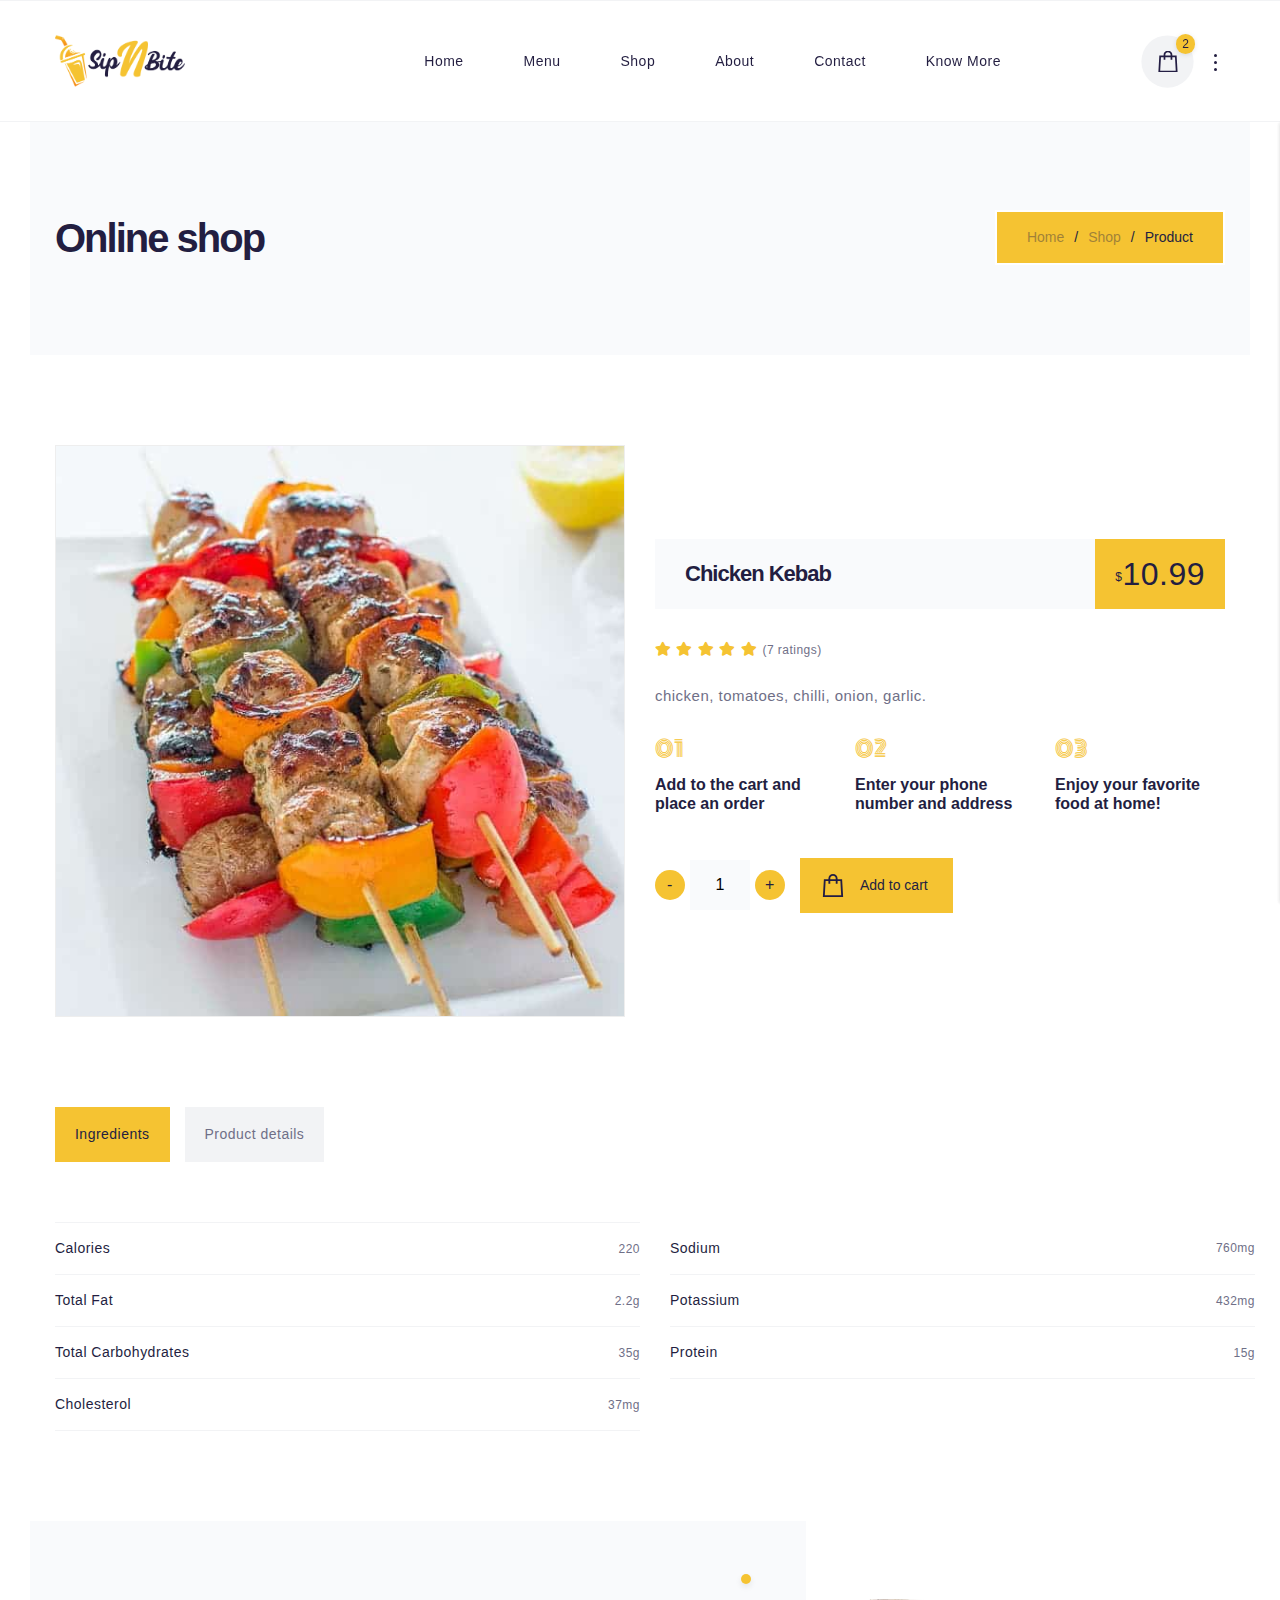
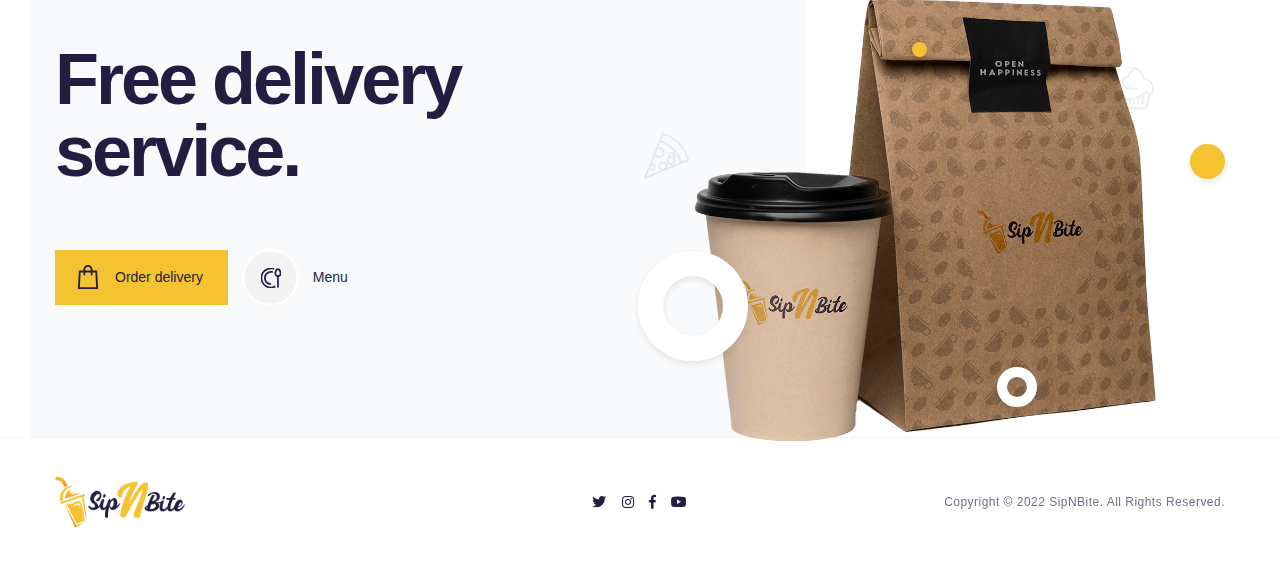
<file: product.html>
<!DOCTYPE html>
<html lang="zxx">


<meta http-equiv="content-type" content="text/html;charset=utf-8" />
<head>
  <meta charset="UTF-8">
  <meta name="viewport" content="width=device-width, initial-scale=1.0">
  <meta http-equiv="X-UA-Compatible" content="ie=edge">
  <!-- color of address bar in mobile browser -->
  <meta name="theme-color" content="#F5C332">
  <!-- favicon  -->
  <link rel="shortcut icon" href="img/ui/logo.ico" type="image/x-icon">
  <!-- font awesome css -->
  <link rel="stylesheet" href="css/plugins/font-awesome.min.css">
  <!-- bootstrap css -->
  <link rel="stylesheet" href="css/plugins/bootstrap.min.css">
  <!-- swiper css -->
  <link rel="stylesheet" href="css/plugins/swiper.min.css">
  <!-- datepicker css -->
  <link rel="stylesheet" href="css/plugins/datepicker.css">
  <!-- mapbox css -->
  <link href="css/plugins/mapbox-style.css" rel='stylesheet'>
  <!-- fancybox css -->
  <link rel="stylesheet" href="css/plugins/fancybox.min.css">
  <!-- sipnbite css -->
  <link rel="stylesheet" href="css/style.css">
  <!-- page title -->
  <title>SipNBite</title>
</head>

<body>
  <!-- app wrapper -->
  <div class="sb-app">
    <!-- preloader -->
    <div class="sb-preloader">
      <div class="sb-preloader-bg"></div>
      <div class="sb-preloader-body">
        <div class="sb-loading">
          <div class="sb-percent"><span class="sb-preloader-number" data-count="101">00</span><span>%</span></div>
        </div>
        <div class="sb-loading-bar">
          <div class="sb-bar"></div>
        </div>
      </div>
    </div>
    <!-- preloader end -->
    <!-- click effect -->
    <div class="sb-click-effect"></div>
    <!-- loader -->
    <div class="sb-load"></div>
    <!-- top bar -->
    <div class="sb-top-bar-frame">
      <div class="sb-top-bar-bg"></div>
      <div class="container">
        <div class="sb-top-bar">
          <a href="index.html" class="sb-logo-frame">
            <!-- logo img -->
            <img src="img/ui/logo.png" alt="sipnbite">
          </a>
          <!-- menu -->
          <div class="sb-right-side">
            <nav id="sb-dynamic-menu" class="sb-menu-transition">
              <ul class="sb-navigation">
                <li>
                  <a href="index.html">Home</a>
                </li>
                <li>
                  <a href="menu.html">Menu</a>
                </li>
                <li>
                  <a href="shop.html">Shop</a>
                </li>
                <li>
                  <a href="about.html">About</a>
                </li>
                <li>
                  <a href="contact.html">Contact</a>
                </li>
                <li class="sb-has-children">
                  <a href="">Know More</a>
                  <ul>
                    <li><a href="gallery.html">Gallery</a></li>
                    <li><a href="reservation.html">Reservation</a></li>
                    <li><a href="faq.html">FAQ</a></li>
                  </ul>
                </li>
              </ul>
            </nav>
            <div class="sb-buttons-frame">
              <!-- button -->
              <div class="sb-btn sb-btn-2 sb-btn-gray sb-btn-icon sb-m-0 sb-btn-cart">
                <span class="sb-icon">
                  <img src="img/ui/icons/cart.svg" alt="icon">
                </span>
                <i class="sb-cart-number">2</i>
              </div>
              <!-- button end -->
              <!-- menu btn -->
              <div class="sb-menu-btn"><span></span></div>
              <!-- info btn -->
              <div class="sb-info-btn"><span></span></div>
            </div>
          </div>
        </div>
      </div>
      <!-- info bar -->
      <div class="sb-info-bar">
        <div class="sb-infobar-content">
          <div class="sb-ib-title-frame sb-mb-30">
            <h4>Contact</h4><i class="fas fa-arrow-down"></i>
          </div>
          <ul class="sb-list sb-mb-30">
            <li><b>Address:</b><span>25 Waverley Rd, Malvern East</span></li>
            <li><b>Working hours:</b><span> 11:00am - 01:30am</span></li>
            <li><b>Phone:</b><span> 03 9563 5738</span></li>
            <li><b>Email:</b><span>contact@sipnbite.com</span></li>
          </ul>
        </div>
        <div class="sb-info-bar-footer">
          <ul class="sb-social">
            <li><a href="#."><i class="fab fa-twitter"></i></a></li>
            <li><a href="#."><i class="fab fa-instagram"></i></a></li>
            <li><a href="#."><i class="fab fa-facebook-f"></i></a></li>
            <li><a href="#."><i class="fab fa-youtube"></i></a></li>
          </ul>
        </div>
      </div>
      <!-- info bar end -->
      <!-- minicart -->
      <div class="sb-minicart">
        <div class="sb-minicart-content">
          <div class="sb-ib-title-frame sb-mb-30">
            <h4>Your order.</h4><i class="fas fa-arrow-down"></i>
          </div>
          <a href="product.html" class="sb-menu-item sb-menu-item-sm sb-mb-15">
            <div class="sb-cover-frame">
              <img src="img/menu/kebabs/ck.jpg" alt="product">
            </div>
            <div class="sb-card-tp">
              <h4 class="sb-card-title">Chicken Kebab</h4>
              <div class="sb-price"><sub>$</sub> 10.99</div>
            </div>
          </a>
          <a href="product.html" class="sb-menu-item sb-menu-item-sm sb-mb-15">
            <div class="sb-cover-frame">
              <img src="img/menu/vegetarian/fw.jpg" alt="product">
            </div>
            <div class="sb-card-tp">
              <h4 class="sb-card-title">Falafel</h4>
              <div class="sb-price"><sub>$</sub> 10.99</div>
            </div>
          </a>
        </div>
        <div class="sb-minicart-footer">
          <!-- button -->
          <a href="cart.html" class="sb-btn sb-btn-gray sb-btn-text">
            <span>View order</span>
          </a>
          <!-- button end -->
          <!-- button -->
          <a href="checkout.html" class="sb-btn sb-btn-text">
            <span>Checkout</span>
          </a>
          <!-- button end -->
        </div>
      </div>
      <!-- minicart end -->
    </div>
    <!-- top bar end -->

    <!-- dynamic content -->
    <div id="sb-dynamic-content" class="sb-transition-fade">

      <!-- banner -->
      <section class="sb-banner sb-banner-xs sb-banner-color">
        <div class="container">
          <div class="row">
            <div class="col-lg-12">
              <!-- main title -->
              <div class="sb-main-title-frame">
                <div class="sb-main-title">
                  <h1 class="sb-h2">Online shop</h1>
                  <ul class="sb-breadcrumbs">
                    <li><a href="index.html">Home</a></li>
                    <li><a href="shop.html">Shop</a></li>
                    <li><a href="#.">Product</a></li>
                  </ul>
                </div>
              </div>
              <!-- main title end -->
            </div>
          </div>
        </div>
      </section>
      <!-- banner end -->

      <!-- product -->
      <section class="sb-p-90-0">
        <div class="container">
          <div class="row align-items-center">
            <div class="col-lg-6">
              <div class="sb-gallery-item sb-gallery-square sb-mb-90">
                <img src="img/menu/kebabs/ck.jpg" alt="photo">
                <!-- button -->
                <a data-fancybox="menu" data-no-swup href="img/menu/kebabs/ck.jpg" class="sb-btn sb-btn-2 sb-btn-icon sb-btn-gray sb-zoom">
                  <span class="sb-icon">
                    <img src="img/ui/icons/zoom.svg" alt="icon">
                  </span>
                </a>
                <!-- button end -->
              </div>
            </div>
            <div class="col-lg-6">
              <div class="sb-product-description sb-mb-90">
                <div class="sb-price-frame sb-mb-30">
                  <h3>Chicken Kebab</h3>
                  <div class="sb-price"><sub>$</sub> 10.99</div>
                </div>
                <ul class="sb-stars sb-mb-25">
                  <li><i class="fas fa-star"></i></li>
                  <li><i class="fas fa-star"></i></li>
                  <li><i class="fas fa-star"></i></li>
                  <li><i class="fas fa-star"></i></li>
                  <li><i class="fas fa-star"></i></li>
                  <li><span>(7 ratings)</span></li>
                </ul>
                <p class="sb-text sb-mb-30"><span>chicken, tomatoes, chilli, onion, garlic.</p>
                <div class="row">
                  <div class="col-lg-4">
                    <div class="sb-features-item sb-features-item-sm sb-mb-30">
                      <div class="sb-number">01</div>
                      <div class="sb-feature-text">
                        <h4 class="sb-mb-15">Add to the cart and place an order</h4>
                      </div>
                    </div>
                  </div>
                  <div class="col-lg-4">
                    <div class="sb-features-item sb-features-item-sm sb-mb-30">
                      <div class="sb-number">02</div>
                      <div class="sb-feature-text">
                        <h4 class="sb-mb-15">Enter your phone number and address</h4>
                      </div>
                    </div>
                  </div>
                  <div class="col-lg-4">
                    <div class="sb-features-item sb-features-item-sm sb-mb-30">
                      <div class="sb-number">03</div>
                      <div class="sb-feature-text">
                        <h4 class="sb-mb-15">Enjoy your favorite food at home!</h4>
                      </div>
                    </div>
                  </div>
                </div>
                <div class="sb-buttons-frame">
                  <div class="sb-input-number-frame">
                    <div class="sb-input-number-btn sb-sub">-</div>
                    <input type="number" value="1" min="1" max="10">
                    <div class="sb-input-number-btn sb-add">+</div>
                  </div>
                  <!-- button -->
                  <a href="#." class="sb-btn sb-atc">
                    <span class="sb-icon">
                      <img src="img/ui/icons/cart.svg" alt="icon">
                    </span>
                    <span class="sb-add-to-cart-text">Add to cart</span>
                    <span class="sb-added-text">Added</span>
                  </a>
                  <!-- button end -->
                </div>
              </div>
            </div>
          </div>
          <!-- filter -->
          <div class="sb-filter">
            <a href="#." data-filter=".sb-ingredients-tab" class="sb-filter-link sb-active">Ingredients</a>
            <a href="#." data-filter=".sb-details-tab" class="sb-filter-link">Product details</a>
          </div>
          <!-- filter end -->
          <div class="sb-masonry-grid sb-tabs">
            <div class="sb-grid-sizer"></div>
            <div class="sb-grid-item sb-ingredients-tab">
              <div class="sb-tab">
                <ul class="sb-list">
                  <li><b>Calories</b><span>220</span></li>
                  <li><b>Total Fat</b><span>2.2g</span></li>
                  <li><b>Total Carbohydrates</b><span>35g</span></li>
                  <li><b>Cholesterol</b><span>37mg</span></li>
                  <li><b>Sodium</b><span>760mg</span></li>
                  <li><b>Potassium</b><span>432mg</span></li>
                  <li><b>Protein</b><span>15g</span></li>
                </ul>
              </div>
            </div>
            <div class="sb-grid-item sb-details-tab" style="position: absolute">
              <div class="sb-tab">
                <p class="sb-text sb-mb-15">Chicken kebabs will serve with chicken, tomatoes, chilli, onion, garlic and some some hot masala ingredients.</div>
              </div>
            </div>
          </div>
        </div>
      </section>
      <!-- product end -->

      <!-- call to action -->
      <section class="sb-call-to-action">
        <div class="sb-bg-3"></div>
        <div class="container">
          <div class="row">
            <div class="col-lg-6 align-self-center">
              <div class="sb-cta-text">
                <h2 class="sb-h1 sb-mb-15">Free delivery service.</h2><br><br>
                <!-- button -->
                <a href="shop.html" class="sb-btn">
                  <span class="sb-icon">
                    <img src="img/ui/icons/cart.svg" alt="icon">
                  </span>
                  <span>Order delivery</span>
                </a>
                <!-- button end -->
                <!-- button -->
                <a href="menu.html" class="sb-btn sb-btn-2 sb-btn-gray">
                  <span class="sb-icon">
                    <img src="img/ui/icons/menu.svg" alt="icon">
                  </span>
                  <span>Menu</span>
                </a>
                <!-- button end -->
              </div>
            </div>
            <div class="col-lg-6">
              <div class="sb-illustration-8">
                <img src="img/illustrations/delivery.png" alt="reserved" class="sb-reserved">
                <div class="sb-cirkle-1"></div>
                <div class="sb-cirkle-2"></div>
                <div class="sb-cirkle-3"></div>
                <div class="sb-cirkle-4"></div>
                <div class="sb-cirkle-5"></div>
                <img src="img/illustrations/2.svg" alt="icon" class="sb-pik-2">
                <img src="img/illustrations/3.svg" alt="icon" class="sb-pik-3">
              </div>
            </div>
          </div>
        </div>
      </section>
      <!-- call to action end -->

      <!-- footer -->
      <footer>
        <div class="container">
          <div class="sb-footer-frame">
            <a href="index.html" class="sb-logo-frame">
              <!-- logo img -->
              <img src="img/ui/logo.png" alt="sipnbite">
            </a>
            <ul class="sb-social">
              <li><a href="#."><i class="fab fa-twitter"></i></a></li>
              <li><a href="#."><i class="fab fa-instagram"></i></a></li>
              <li><a href="#."><i class="fab fa-facebook-f"></i></a></li>
              <li><a href="#."><i class="fab fa-youtube"></i></a></li>
            </ul>
            <div class="sb-copy">Copyright &copy; 2022 SipNBite. All Rights Reserved.</div>
          </div>
        </div>
      </footer>
      <!-- footer end -->

    </div>
    <!-- dynamic content end -->

  </div>
  <!-- app wrapper end -->

  <!-- jquery js -->
  <script src="js/plugins/jquery.min.js"></script>
  <!-- smooth scroll js -->
  <script src="js/plugins/smooth-scroll.js"></script>
  <!-- swup js -->
  <script src="js/plugins/swup.min.js"></script>
  <!-- swiper js -->
  <script src="js/plugins/swiper.min.js"></script>
  <!-- datepicker js -->
  <script src="js/plugins/datepicker.js"></script>
  <!-- isotope js -->
  <script src="js/plugins/isotope.js"></script>
  <!-- sticky -->
  <script src="js/plugins/sticky.js"></script>
  <!-- mapbox js -->
  <script src="js/plugins/mapbox.min.js"></script>
  <!-- fancybox js -->
  <script src="js/plugins/fancybox.min.js"></script>
  <!-- sipnbite js -->
  <script src="js/main.js"></script>

</body>


</html>
</file>
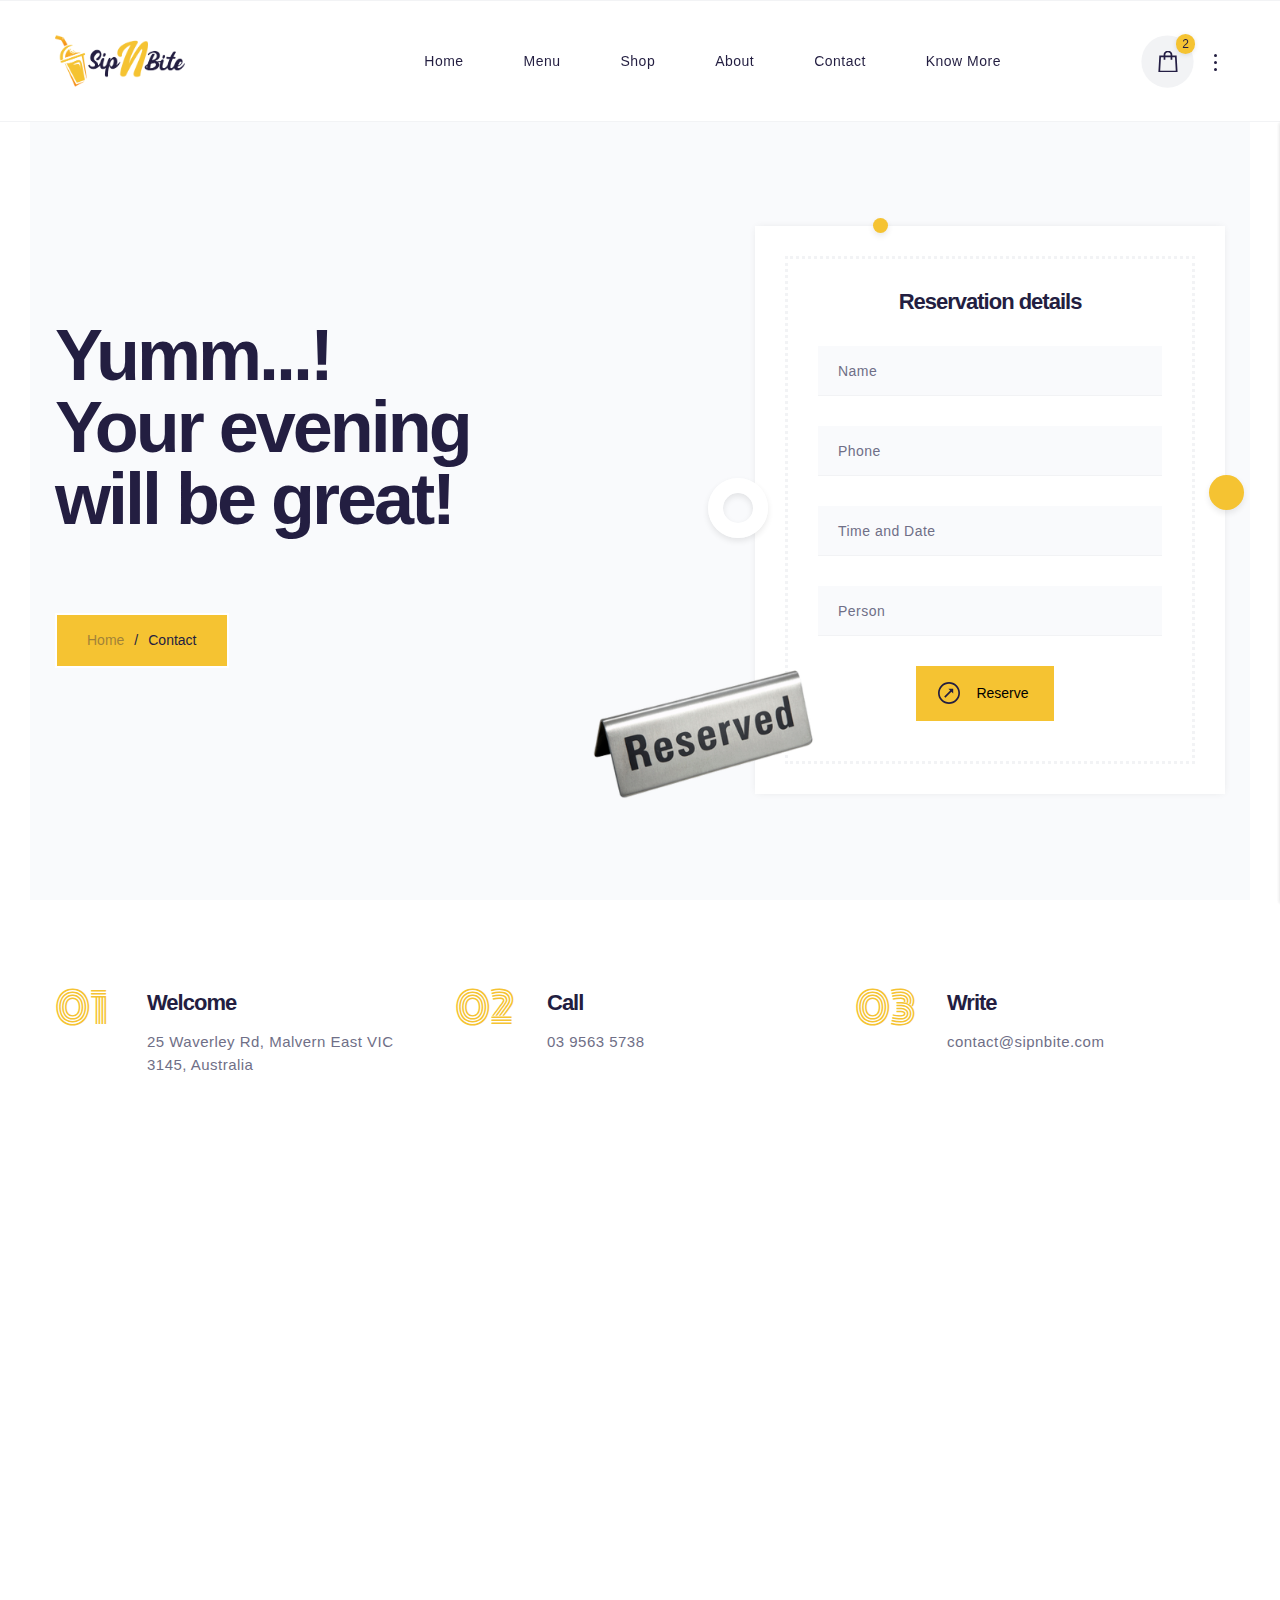
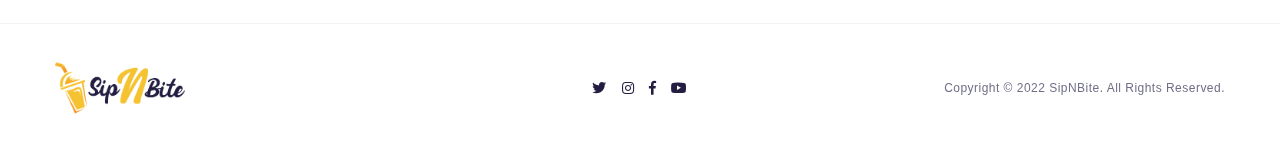
<file: reservation.html>
<!DOCTYPE html>
<html lang="zxx">


<meta http-equiv="content-type" content="text/html;charset=utf-8" />

<head>
  <meta charset="UTF-8">
  <meta name="viewport" content="width=device-width, initial-scale=1.0">
  <meta http-equiv="X-UA-Compatible" content="ie=edge">
  <!-- color of address bar in mobile browser -->
  <meta name="theme-color" content="#F5C332">
  <!-- favicon  -->
  <link rel="shortcut icon" href="img/ui/logo.ico" type="image/x-icon">
  <!-- font awesome css -->
  <link rel="stylesheet" href="css/plugins/font-awesome.min.css">
  <!-- bootstrap css -->
  <link rel="stylesheet" href="css/plugins/bootstrap.min.css">
  <!-- swiper css -->
  <link rel="stylesheet" href="css/plugins/swiper.min.css">
  <!-- datepicker css -->
  <link rel="stylesheet" href="css/plugins/datepicker.css">
  <!-- mapbox css -->
  <link href="css/plugins/mapbox-style.css" rel='stylesheet'>
  <!-- fancybox css -->
  <link rel="stylesheet" href="css/plugins/fancybox.min.css">
  <!-- sipnbite css -->
  <link rel="stylesheet" href="css/style.css">
  <!-- page title -->
  <title>SipNBite</title>
</head>

<body>
  <!-- app wrapper -->
  <div class="sb-app">
    <!-- preloader -->
    <div class="sb-preloader">
      <div class="sb-preloader-bg"></div>
      <div class="sb-preloader-body">
        <div class="sb-loading">
          <div class="sb-percent"><span class="sb-preloader-number" data-count="101">00</span><span>%</span></div>
        </div>
        <div class="sb-loading-bar">
          <div class="sb-bar"></div>
        </div>
      </div>
    </div>
    <!-- preloader end -->
    <!-- click effect -->
    <div class="sb-click-effect"></div>
    <!-- loader -->
    <div class="sb-load"></div>
    <!-- top bar -->
    <div class="sb-top-bar-frame">
      <div class="sb-top-bar-bg"></div>
      <div class="container">
        <div class="sb-top-bar">
          <a href="index.html" class="sb-logo-frame">
            <!-- logo img -->
            <img src="img/ui/logo.png" alt="sipnbite">
          </a>
          <!-- menu -->
          <div class="sb-right-side">
            <nav id="sb-dynamic-menu" class="sb-menu-transition">
              <ul class="sb-navigation">
                <li>
                  <a href="index.html">Home</a>
                </li>
                <li>
                  <a href="menu.html">Menu</a>
                </li>
                <li>
                  <a href="shop.html">Shop</a>
                </li>
                <li>
                  <a href="about.html">About</a>
                </li>
                <li>
                  <a href="contact.html">Contact</a>
                </li>
                <li class="sb-has-children">
                  <a href="">Know More</a>
                  <ul>
                    <li><a href="gallery.html">Gallery</a></li>
                    <li class="sb-active"><a href="reservation.html">Reservation</a></li>
                    <li><a href="faq.html">FAQ</a></li>
                  </ul>
                </li>
              </ul>
            </nav>
            <div class="sb-buttons-frame">
              <!-- button -->
              <div class="sb-btn sb-btn-2 sb-btn-gray sb-btn-icon sb-m-0 sb-btn-cart">
                <span class="sb-icon">
                  <img src="img/ui/icons/cart.svg" alt="icon">
                </span>
                <i class="sb-cart-number">2</i>
              </div>
              <!-- button end -->
              <!-- menu btn -->
              <div class="sb-menu-btn"><span></span></div>
              <!-- info btn -->
              <div class="sb-info-btn"><span></span></div>
            </div>
          </div>
        </div>
      </div>
      <!-- info bar -->
      <div class="sb-info-bar">
        <div class="sb-infobar-content">
          <div class="sb-ib-title-frame sb-mb-30">
            <h4>Contact</h4><i class="fas fa-arrow-down"></i>
          </div>
          <ul class="sb-list sb-mb-30">
            <li><b>Address:</b><span>25 Waverley Rd, Malvern East</span></li>
            <li><b>Working hours:</b><span> 11:00am - 01:30am</span></li>
            <li><b>Phone:</b><span> 03 9563 5738</span></li>
            <li><b>Email:</b><span>contact@sipnbite.com</span></li>
          </ul>
        </div>
        <div class="sb-info-bar-footer">
          <ul class="sb-social">
            <li><a href="#."><i class="fab fa-twitter"></i></a></li>
            <li><a href="#."><i class="fab fa-instagram"></i></a></li>
            <li><a href="#."><i class="fab fa-facebook-f"></i></a></li>
            <li><a href="#."><i class="fab fa-youtube"></i></a></li>
          </ul>
        </div>
      </div>
      <!-- info bar end -->
      <!-- minicart -->
      <div class="sb-minicart">
        <div class="sb-minicart-content">
          <div class="sb-ib-title-frame sb-mb-30">
            <h4>Your order.</h4><i class="fas fa-arrow-down"></i>
          </div>
          <a href="product.html" class="sb-menu-item sb-menu-item-sm sb-mb-15">
            <div class="sb-cover-frame">
              <img src="img/menu/kebabs/ck.jpg" alt="product">
            </div>
            <div class="sb-card-tp">
              <h4 class="sb-card-title">Chicken Kebab</h4>
              <div class="sb-price"><sub>$</sub> 10.99</div>
            </div>
          </a>
          <a href="product.html" class="sb-menu-item sb-menu-item-sm sb-mb-15">
            <div class="sb-cover-frame">
              <img src="img/menu/vegetarian/fw.jpg" alt="product">
            </div>
            <div class="sb-card-tp">
              <h4 class="sb-card-title">Falafel</h4>
              <div class="sb-price"><sub>$</sub> 10.99</div>
            </div>
          </a>
        </div>
        <div class="sb-minicart-footer">
          <!-- button -->
          <a href="cart.html" class="sb-btn sb-btn-gray sb-btn-text">
            <span>View order</span>
          </a>
          <!-- button end -->
          <!-- button -->
          <a href="checkout.html" class="sb-btn sb-btn-text">
            <span>Checkout</span>
          </a>
          <!-- button end -->
        </div>
      </div>
      <!-- minicart end -->
    </div>
    <!-- top bar end -->

    <!-- dynamic content -->
    <div id="sb-dynamic-content" class="sb-transition-fade">

      <!-- banner -->
      <section class="sb-banner sb-banner-color">
        <div class="container">
          <div class="row align-items-center">
            <div class="col-lg-7">
              <!-- main title -->
              <div class="sb-main-title-frame">
                <div class="sb-main-title"><br>
                  <h1 class="sb-mb-30">Yumm...! <br>Your evening <br>will be great!</h1>
                  <br><br>
                  <ul class="sb-breadcrumbs">
                    <li><a href="index.html">Home</a></li>
                    <li><a href="menu.html">Contact</a></li>
                  </ul>
                </div>
              </div>
              <!-- main title end -->
            </div>
            <div class="col-lg-5">
              <div class="sb-contact-form-frame">
                <div class="sb-illustration-9">
                  <img src="img/illustrations/reservation.png" alt="envelope" class="sb-envelope-1">
                  <div class="sb-cirkle-1"></div>
                  <div class="sb-cirkle-2"></div>
                  <div class="sb-cirkle-3"></div>
                </div>
                <div class="sb-form-content">
                  <div class="sb-main-content">
                    <h3 class="sb-mb-30">Reservation details</h3>
                    <form id="form">
                      <div class="row">
                        <div class="col-lg-12">
                          <div class="sb-group-input">
                            <input type="text" name="name" required>
                            <span class="sb-bar"></span>
                            <label>Name</label>
                          </div>
                        </div>
                        <div class="col-lg-12">
                          <div class="sb-group-input">
                            <input type="tel" name="email" required>
                            <span class="sb-bar"></span>
                            <label>Phone</label>
                          </div>
                        </div>
                        <div class="col-lg-12">
                          <div class="sb-group-input">
                            <input type='text' name="date" data-language='en' class="datepicker-here sb-datepicker"
                              data-timepicker="true" data-position="bottom left" required>
                            <span class="sb-bar"></span>
                            <label>Time and Date</label>
                          </div>
                        </div>
                        <div class="col-lg-12">
                          <div class="sb-group-input">
                            <input type="number" name="preson" required>
                            <span class="sb-bar"></span>
                            <label>Person</label>
                          </div>
                        </div>
                      </div>
                      <!-- button -->
                      <button class="sb-btn sb-cf-submit sb-show-success">
                        <span class="sb-icon">
                          <img src="img/ui/icons/arrow.svg" alt="icon">
                        </span>
                        <span>Reserve</span>
                      </button>
                      <!-- button end -->
                    </form>
                  </div>
                  <div class="sb-success-result">
                    <img src="img/ui/success.jpg" alt="success" class="sb-mb-15">
                    <div class="sb-success-title sb-mb-15">Success!</div>
                    <p class="sb-text sb-mb-15">Your message has been sent <br>successfully</p>
                    <!-- button -->
                    <a href="index.html" class="sb-btn sb-btn-2">
                      <span class="sb-icon">
                        <img src="img/ui/icons/arrow-2.svg" alt="icon">
                      </span>
                      <span>Back to home</span>
                    </a>
                    <!-- button end -->
                  </div>
                </div>
              </div>
            </div>
          </div>
        </div>
      </section>
      <!-- banner end -->

      <!-- contact info -->
      <section class="sb-p-90-30">
        <div class="container">
          <div class="row">
            <div class="col-lg-4">
              <div class="sb-features-item sb-mb-60">
                <div class="sb-number">01</div>
                <div class="sb-feature-text">
                  <h3 class="sb-mb-15">Welcome</h3>
                  <p class="sb-text">25 Waverley Rd, Malvern East VIC 3145, Australia</p>
                </div>
              </div>
            </div>
            <div class="col-lg-4">
              <div class="sb-features-item sb-mb-60">
                <div class="sb-number">02</div>
                <div class="sb-feature-text">
                  <h3 class="sb-mb-15">Call</h3>
                  <p class="sb-text">03 9563 5738</p>
                </div>
              </div>
            </div>
            <div class="col-lg-4">
              <div class="sb-features-item sb-mb-60">
                <div class="sb-number">03</div>
                <div class="sb-feature-text">
                  <h3 class="sb-mb-15">Write</h3>
                  <p class="sb-text">contact@sipnbite.com</p>
                </div>
              </div>
            </div>
          </div>
        </div>
      </section>
      <!-- contact info end -->

      <!-- map -->
      <div class="sb-map-frame">
        <iframe src="https://www.google.com/maps/embed?pb=!1m18!1m12!1m3!1d3149.362746627023!2d145.04115031528644!3d-37.87519864533409!2m3!1f0!2f0!3f0!3m2!1i1024!2i768!4f13.1!3m3!1m2!1s0x6ad669b8b79d46c3%3A0x44e4e4b62e344c2c!2sSip%20N%20bite%20Kebabs%20Malvern%20east!5e0!3m2!1sen!2sus!4v1648879559516!5m2!1sen!2sus" width="100%" height="450px" style="border:0;" allowfullscreen="" loading="lazy" referrerpolicy="no-referrer-when-downgrade"></iframe>
      </div>

      <!-- map end -->

      
      <!-- footer -->
      <footer>
        <div class="container">
          <div class="sb-footer-frame">
            <a href="index.html" class="sb-logo-frame">
              <!-- logo img -->
              <img src="img/ui/logo.png" alt="sipnbite">
            </a>
            <ul class="sb-social">
              <li><a href="#."><i class="fab fa-twitter"></i></a></li>
              <li><a href="#."><i class="fab fa-instagram"></i></a></li>
              <li><a href="#."><i class="fab fa-facebook-f"></i></a></li>
              <li><a href="#."><i class="fab fa-youtube"></i></a></li>
            </ul>
            <div class="sb-copy">Copyright &copy; 2022 SipNBite. All Rights Reserved.</div>
          </div>
        </div>
      </footer>
      <!-- footer end -->

    </div>
    <!-- dynamic content end -->

  </div>
  <!-- app wrapper end -->

  <!-- jquery js -->
  <script src="js/plugins/jquery.min.js"></script>
  <!-- smooth scroll js -->
  <script src="js/plugins/smooth-scroll.js"></script>
  <!-- swup js -->
  <script src="js/plugins/swup.min.js"></script>
  <!-- swiper js -->
  <script src="js/plugins/swiper.min.js"></script>
  <!-- datepicker js -->
  <script src="js/plugins/datepicker.js"></script>
  <!-- isotope js -->
  <script src="js/plugins/isotope.js"></script>
  <!-- sticky -->
  <script src="js/plugins/sticky.js"></script>
  <!-- mapbox js -->
  <script src="js/plugins/mapbox.min.js"></script>
  <!-- fancybox js -->
  <script src="js/plugins/fancybox.min.js"></script>
  <!-- sipnbite js -->
  <script src="js/main.js"></script>

</body>


</html>
</file>
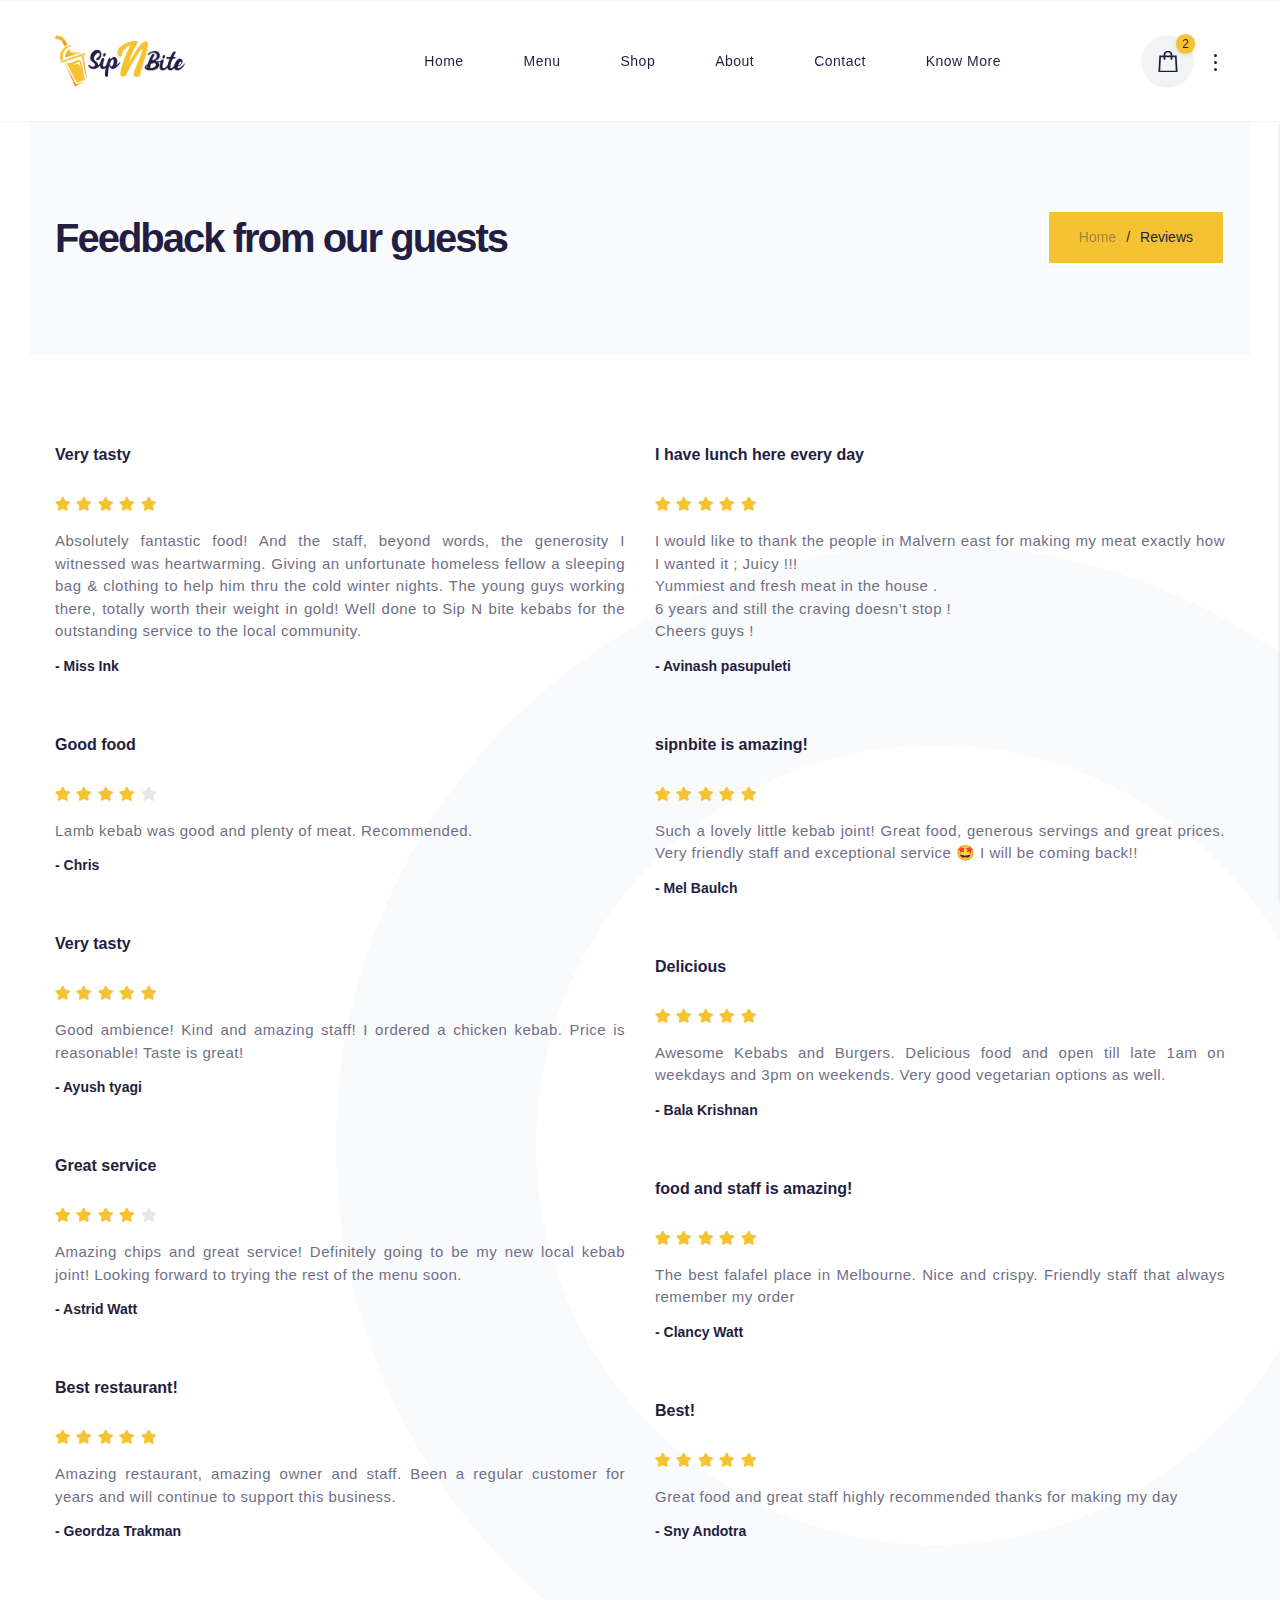
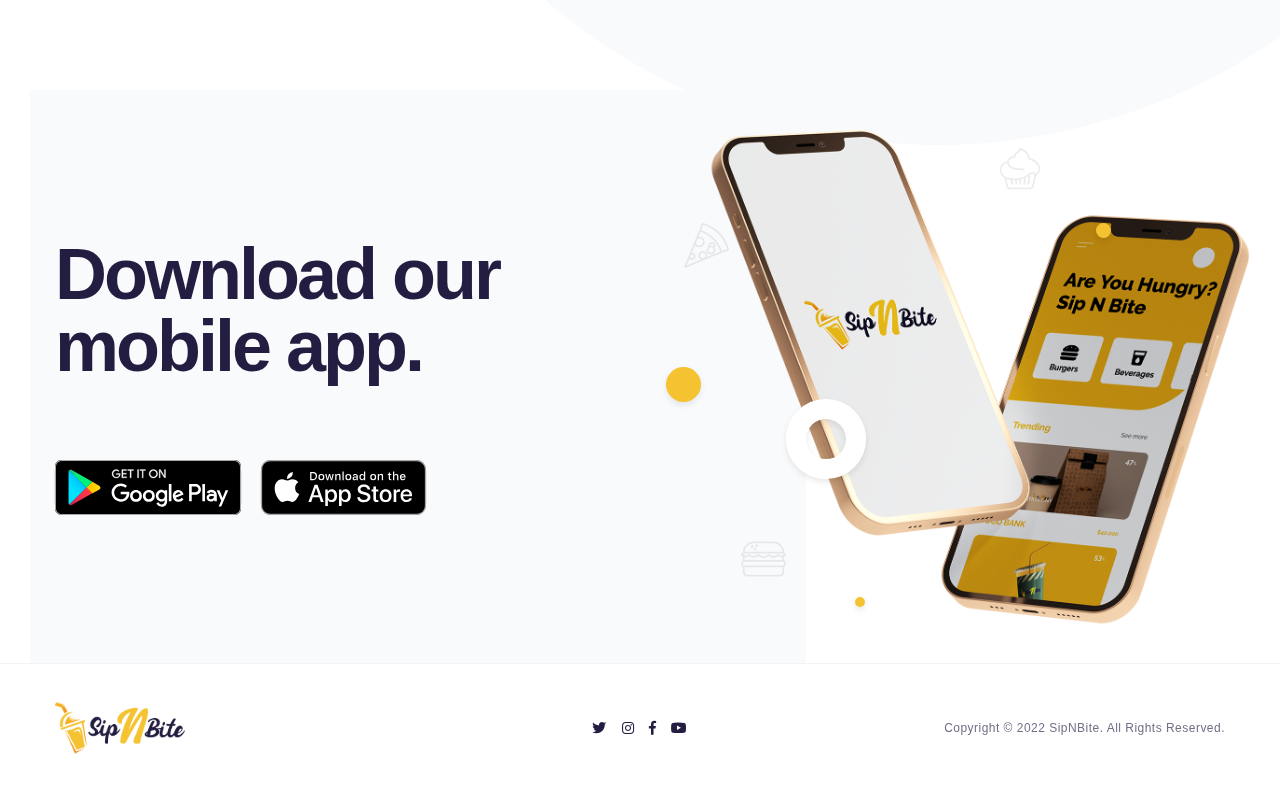
<file: reviews.html>
<!DOCTYPE html>
<html lang="zxx">


<meta http-equiv="content-type" content="text/html;charset=utf-8" />

<head>
  <meta charset="UTF-8">
  <meta name="viewport" content="width=device-width, initial-scale=1.0">
  <meta http-equiv="X-UA-Compatible" content="ie=edge">
  <!-- color of address bar in mobile browser -->
  <meta name="theme-color" content="#F5C332">
  <!-- favicon  -->
  <link rel="shortcut icon" href="img/ui/logo.ico" type="image/x-icon">
  <!-- font awesome css -->
  <link rel="stylesheet" href="css/plugins/font-awesome.min.css">
  <!-- bootstrap css -->
  <link rel="stylesheet" href="css/plugins/bootstrap.min.css">
  <!-- swiper css -->
  <link rel="stylesheet" href="css/plugins/swiper.min.css">
  <!-- datepicker css -->
  <link rel="stylesheet" href="css/plugins/datepicker.css">
  <!-- mapbox css -->
  <link href="css/plugins/mapbox-style.css" rel='stylesheet'>
  <!-- fancybox css -->
  <link rel="stylesheet" href="css/plugins/fancybox.min.css">
  <!-- sipnbite css -->
  <link rel="stylesheet" href="css/style.css">
  <!-- page title -->
  <title>SipNBite</title>
</head>

<body>
  <!-- app wrapper -->
  <div class="sb-app">
    <!-- preloader -->
    <div class="sb-preloader">
      <div class="sb-preloader-bg"></div>
      <div class="sb-preloader-body">
        <div class="sb-loading">
          <div class="sb-percent"><span class="sb-preloader-number" data-count="101">00</span><span>%</span></div>
        </div>
        <div class="sb-loading-bar">
          <div class="sb-bar"></div>
        </div>
      </div>
    </div>
    <!-- preloader end -->
    <!-- click effect -->
    <div class="sb-click-effect"></div>
    <!-- loader -->
    <div class="sb-load"></div>
    <!-- top bar -->
    <div class="sb-top-bar-frame">
      <div class="sb-top-bar-bg"></div>
      <div class="container">
        <div class="sb-top-bar">
          <a href="index.html" class="sb-logo-frame">
            <!-- logo img -->
            <img src="img/ui/logo.png" alt="sipnbite">
          </a>
          <!-- menu -->
          <div class="sb-right-side">
            <nav id="sb-dynamic-menu" class="sb-menu-transition">
              <ul class="sb-navigation">
                <li>
                  <a href="index.html">Home</a>
                </li>
                <li>
                  <a href="menu.html">Menu</a>
                </li>
                <li>
                  <a href="shop.html">Shop</a>
                </li>
                <li>
                  <a href="about.html">About</a>
                </li>
                <li>
                  <a href="contact.html">Contact</a>
                </li>
                <li class="sb-has-children">
                  <a href="">Know More</a>
                  <ul>
                    <li><a href="gallery.html">Gallery</a></li>
                    <li><a href="reservation.html">Reservation</a></li>
                    <li><a href="faq.html">FAQ</a></li>
                  </ul>
                </li>
              </ul>
            </nav>
            <div class="sb-buttons-frame">
              <!-- button -->
              <div class="sb-btn sb-btn-2 sb-btn-gray sb-btn-icon sb-m-0 sb-btn-cart">
                <span class="sb-icon">
                  <img src="img/ui/icons/cart.svg" alt="icon">
                </span>
                <i class="sb-cart-number">2</i>
              </div>
              <!-- button end -->
              <!-- menu btn -->
              <div class="sb-menu-btn"><span></span></div>
              <!-- info btn -->
              <div class="sb-info-btn"><span></span></div>
            </div>
          </div>
        </div>
      </div>
      <!-- info bar -->
      <div class="sb-info-bar">
        <div class="sb-infobar-content">
          <div class="sb-ib-title-frame sb-mb-30">
            <h4>Contact</h4><i class="fas fa-arrow-down"></i>
          </div>
          <ul class="sb-list sb-mb-30">
            <li><b>Address:</b><span>25 Waverley Rd, Malvern East</span></li>
            <li><b>Working hours:</b><span> 11:00am - 01:30am</span></li>
            <li><b>Phone:</b><span> 03 9563 5738</span></li>
            <li><b>Email:</b><span>contact@sipnbite.com</span></li>
          </ul>
        </div>
        <div class="sb-info-bar-footer">
          <ul class="sb-social">
            <li><a href="#."><i class="fab fa-twitter"></i></a></li>
            <li><a href="#."><i class="fab fa-instagram"></i></a></li>
            <li><a href="#."><i class="fab fa-facebook-f"></i></a></li>
            <li><a href="#."><i class="fab fa-youtube"></i></a></li>
          </ul>
        </div>
      </div>
      <!-- info bar end -->
      <!-- minicart -->
      <div class="sb-minicart">
        <div class="sb-minicart-content">
          <div class="sb-ib-title-frame sb-mb-30">
            <h4>Your order.</h4><i class="fas fa-arrow-down"></i>
          </div>
          <a href="product.html" class="sb-menu-item sb-menu-item-sm sb-mb-15">
            <div class="sb-cover-frame">
              <img src="img/menu/kebabs/ck.jpg" alt="product">
            </div>
            <div class="sb-card-tp">
              <h4 class="sb-card-title">Chicken Kebab</h4>
              <div class="sb-price"><sub>$</sub> 10.99</div>
            </div>
          </a>
          <a href="product.html" class="sb-menu-item sb-menu-item-sm sb-mb-15">
            <div class="sb-cover-frame">
              <img src="img/menu/vegetarian/fw.jpg" alt="product">
            </div>
            <div class="sb-card-tp">
              <h4 class="sb-card-title">Falafel</h4>
              <div class="sb-price"><sub>$</sub> 10.99</div>
            </div>
          </a>
        </div>
        <div class="sb-minicart-footer">
          <!-- button -->
          <a href="cart.html" class="sb-btn sb-btn-gray sb-btn-text">
            <span>View order</span>
          </a>
          <!-- button end -->
          <!-- button -->
          <a href="checkout.html" class="sb-btn sb-btn-text">
            <span>Checkout</span>
          </a>
          <!-- button end -->
        </div>
      </div>
      <!-- minicart end -->
    </div>
    <!-- top bar end -->

    <!-- dynamic content -->
    <div id="sb-dynamic-content" class="sb-transition-fade">

      <!-- banner -->
      <section class="sb-banner sb-banner-xs sb-banner-color">
        <div class="container">
          <div class="row">
            <div class="col-lg-12">
              <!-- main title -->
              <div class="sb-main-title-frame">
                <div class="sb-main-title">
                  <h1 class="sb-h2">Feedback from our guests</h1>
                  <ul class="sb-breadcrumbs">
                    <li><a href="index.html">Home</a></li>
                    <li><a href="#.">Reviews</a></li>
                  </ul>
                </div>
              </div>
              <!-- main title end -->
            </div>
          </div>
        </div>
      </section>
      <!-- banner end -->

      <!-- reviews -->
      <section class="sb-reviews sb-p-90-90">
        <div class="sb-bg-2" style="margin-top: 190px;">
          <div></div>
        </div>
        <div class="container">
          <div class="sb-masonry-grid">
            <div class="sb-grid-sizer"></div>
            <div class="sb-grid-item sb-item-50">
              <div class="sb-review-card sb-mb-60">
                <div class="sb-review-header sb-mb-15">
                  <h4 class="sb-mb-10">Very tasty</h4>
                  <ul class="sb-stars">
                    <li><i class="fas fa-star"></i></li>
                    <li><i class="fas fa-star"></i></li>
                    <li><i class="fas fa-star"></i></li>
                    <li><i class="fas fa-star"></i></li>
                    <li><i class="fas fa-star"></i></li>
                  </ul>
                </div>
                <p class="sb-text sb-mb-15 rvw">Absolutely fantastic food! And the staff, beyond words, the generosity I
                  witnessed was heartwarming. Giving an unfortunate homeless fellow a sleeping bag & clothing to help
                  him thru the cold winter nights. The young guys working there, totally worth their weight in gold!
                  Well done to Sip N bite kebabs for the outstanding service to the local community.</p>
                <div class="sb-author-frame">
                  <h4>- Miss Ink</h4>
                </div>
              </div>
            </div>
            <div class="sb-grid-item sb-item-50">
              <div class="sb-review-card sb-mb-60">
                <div class="sb-review-header sb-mb-15">
                  <h4 class="sb-mb-10">I have lunch here every day</h4>
                  <ul class="sb-stars">
                    <li><i class="fas fa-star"></i></li>
                    <li><i class="fas fa-star"></i></li>
                    <li><i class="fas fa-star"></i></li>
                    <li><i class="fas fa-star"></i></li>
                    <li><i class="fas fa-star"></i></li>
                  </ul>
                </div>
                <p class="sb-text sb-mb-15 rvw">I would like to thank the people in Malvern east for making my meat exactly
                  how I wanted it ; Juicy !!! <br>Yummiest and fresh meat in the house . <br>6 years and still the
                  craving doesn’t stop ! <br>Cheers guys !</p>
                <div class="sb-author-frame">
                  <h4>- Avinash pasupuleti</h4>
                </div>
              </div>
            </div>
            <div class="sb-grid-item sb-item-50">
              <div class="sb-review-card sb-mb-60">
                <div class="sb-review-header sb-mb-15">
                  <h4 class="sb-mb-10">Good food</h4>
                  <ul class="sb-stars">
                    <li><i class="fas fa-star"></i></li>
                    <li><i class="fas fa-star"></i></li>
                    <li><i class="fas fa-star"></i></li>
                    <li><i class="fas fa-star"></i></li>
                    <li class="sb-empty"><i class="fas fa-star"></i></li>
                  </ul>
                </div>
                <p class="sb-text sb-mb-15 rvw">Lamb kebab was good and plenty of meat. Recommended.</p>
                <div class="sb-author-frame">
                  <h4>- Chris</h4>
                </div>
              </div>
            </div>
            <div class="sb-grid-item sb-item-50">
              <div class="sb-review-card sb-mb-60">
                <div class="sb-review-header sb-mb-15">
                  <h4 class="sb-mb-10">sipnbite is amazing!</h4>
                  <ul class="sb-stars">
                    <li><i class="fas fa-star"></i></li>
                    <li><i class="fas fa-star"></i></li>
                    <li><i class="fas fa-star"></i></li>
                    <li><i class="fas fa-star"></i></li>
                    <li><i class="fas fa-star"></i></li>
                  </ul>
                </div>
                <p class="sb-text sb-mb-15 rvw">Such a lovely little kebab joint! Great food, generous servings and great
                  prices. Very friendly staff and exceptional service 🤩 I will be coming back!!</p>
                <div class="sb-author-frame">
                  <h4>- Mel Baulch</h4>
                </div>
              </div>
            </div>
            <div class="sb-grid-item sb-item-50">
              <div class="sb-review-card sb-mb-60">
                <div class="sb-review-header sb-mb-15">
                  <h4 class="sb-mb-10">Very tasty</h4>
                  <ul class="sb-stars">
                    <li><i class="fas fa-star"></i></li>
                    <li><i class="fas fa-star"></i></li>
                    <li><i class="fas fa-star"></i></li>
                    <li><i class="fas fa-star"></i></li>
                    <li><i class="fas fa-star"></i></li>
                  </ul>
                </div>
                <p class="sb-text sb-mb-15 rvw">Good ambience! Kind and amazing staff! I ordered a chicken kebab. Price is
                  reasonable! Taste is great!</p>
                <div class="sb-author-frame">
                  <h4>- Ayush tyagi</h4>
                </div>
              </div>
            </div>
            <div class="sb-grid-item sb-item-50">
              <div class="sb-review-card sb-mb-60">
                <div class="sb-review-header sb-mb-15">
                  <h4 class="sb-mb-10">Delicious</h4>
                  <ul class="sb-stars">
                    <li><i class="fas fa-star"></i></li>
                    <li><i class="fas fa-star"></i></li>
                    <li><i class="fas fa-star"></i></li>
                    <li><i class="fas fa-star"></i></li>
                    <li><i class="fas fa-star"></i></li>
                  </ul>
                </div>
                <p class="sb-text sb-mb-15 rvw">Awesome Kebabs and Burgers. Delicious food and open till late 1am on
                  weekdays and 3pm on weekends. Very good vegetarian options as well.</p>
                <div class="sb-author-frame">
                  <h4>- Bala Krishnan</h4>
                </div>
              </div>
            </div>
            <div class="sb-grid-item sb-item-50">
              <div class="sb-review-card sb-mb-60">
                <div class="sb-review-header sb-mb-15">
                  <h4 class="sb-mb-10">Great service</h4>
                  <ul class="sb-stars">
                    <li><i class="fas fa-star"></i></li>
                    <li><i class="fas fa-star"></i></li>
                    <li><i class="fas fa-star"></i></li>
                    <li><i class="fas fa-star"></i></li>
                    <li class="sb-empty"><i class="fas fa-star"></i></li>
                  </ul>
                </div>
                <p class="sb-text sb-mb-15 rvw">Amazing chips and great service! Definitely going to be my new local kebab
                  joint! Looking forward to trying the rest of the menu soon.</p>
                <div class="sb-author-frame">
                  <h4>- Astrid Watt</h4>
                </div>
              </div>
            </div>
            <div class="sb-grid-item sb-item-50">
              <div class="sb-review-card sb-mb-60">
                <div class="sb-review-header sb-mb-15">
                  <h4 class="sb-mb-10">food and staff is amazing!</h4>
                  <ul class="sb-stars">
                    <li><i class="fas fa-star"></i></li>
                    <li><i class="fas fa-star"></i></li>
                    <li><i class="fas fa-star"></i></li>
                    <li><i class="fas fa-star"></i></li>
                    <li><i class="fas fa-star"></i></li>
                  </ul>
                </div>
                <p class="sb-text sb-mb-15 rvw">The best falafel place in Melbourne. Nice and crispy. Friendly staff that
                  always remember my order</p>
                <div class="sb-author-frame">
                  <h4>- Clancy Watt</h4>
                </div>
              </div>
            </div>
            <div class="sb-grid-item sb-item-50">
              <div class="sb-review-card sb-mb-60">
                <div class="sb-review-header sb-mb-15">
                  <h4 class="sb-mb-10">Best restaurant!</h4>
                  <ul class="sb-stars">
                    <li><i class="fas fa-star"></i></li>
                    <li><i class="fas fa-star"></i></li>
                    <li><i class="fas fa-star"></i></li>
                    <li><i class="fas fa-star"></i></li>
                    <li><i class="fas fa-star"></i></li>
                  </ul>
                </div>
                <p class="sb-text sb-mb-15 rvw">Amazing restaurant, amazing owner and staff. Been a regular customer for
                  years and will continue to support this business.</p>
                <div class="sb-author-frame">
                  <h4>- Geordza Trakman</h4>
                </div>
              </div>
            </div>
            <div class="sb-grid-item sb-item-50">
              <div class="sb-review-card sb-mb-60">
                <div class="sb-review-header sb-mb-15">
                  <h4 class="sb-mb-10">Best!</h4>
                  <ul class="sb-stars">
                    <li><i class="fas fa-star"></i></li>
                    <li><i class="fas fa-star"></i></li>
                    <li><i class="fas fa-star"></i></li>
                    <li><i class="fas fa-star"></i></li>
                    <li><i class="fas fa-star"></i></li>
                  </ul>
                </div>
                <p class="sb-text sb-mb-15 rvw">Great food and great staff highly recommended thanks for making my day</p>
                <div class="sb-author-frame">
                  <h4>- Sny Andotra</h4>
                </div>
              </div>
            </div>
          </div>
        </div>
      </section>
      <!-- reviews end -->

      <!-- call to action -->
      <section class="sb-call-to-action">
        <div class="sb-bg-3"></div>
        <div class="container">
          <div class="row">
            <div class="col-lg-6 align-self-center">
              <div class="sb-cta-text">
                <h2 class="sb-h1 sb-mb-30">Download our mobile app.</h2><br><br>
                <a href="#." target="_blank" data-no-swup class="sb-download-btn"><img src="img/buttons/1.svg"
                    alt="img"></a>
                <a href="#." target="_blank" data-no-swup class="sb-download-btn"><img src="img/buttons/2.svg"
                    alt="img"></a>
              </div>
            </div>
            <div class="col-lg-6">
              <div class="sb-illustration-3">
                <img src="img/illustrations/phones.png" alt="phones" class="sb-phones">
                <div class="sb-cirkle-1"></div>
                <div class="sb-cirkle-2"></div>
                <div class="sb-cirkle-3"></div>
                <div class="sb-cirkle-4"></div>
                <img src="img/illustrations/1.svg" alt="phones" class="sb-pik-1">
                <img src="img/illustrations/2.svg" alt="phones" class="sb-pik-2">
                <img src="img/illustrations/3.svg" alt="phones" class="sb-pik-3">
              </div>
            </div>
          </div>
        </div>
      </section>
      <!-- call to action end -->

      <!-- footer -->
      <footer>
        <div class="container">
          <div class="sb-footer-frame">
            <a href="index.html" class="sb-logo-frame">
              <!-- logo img -->
              <img src="img/ui/logo.png" alt="sipnbite">
            </a>
            <ul class="sb-social">
              <li><a href="#."><i class="fab fa-twitter"></i></a></li>
              <li><a href="#."><i class="fab fa-instagram"></i></a></li>
              <li><a href="#."><i class="fab fa-facebook-f"></i></a></li>
              <li><a href="#."><i class="fab fa-youtube"></i></a></li>
            </ul>
            <div class="sb-copy">Copyright &copy; 2022 SipNBite. All Rights Reserved.</div>
          </div>
        </div>
      </footer>
      <!-- footer end -->

    </div>
    <!-- dynamic content end -->

  </div>
  <!-- app wrapper end -->

  <!-- jquery js -->
  <script src="js/plugins/jquery.min.js"></script>
  <!-- smooth scroll js -->
  <script src="js/plugins/smooth-scroll.js"></script>
  <!-- swup js -->
  <script src="js/plugins/swup.min.js"></script>
  <!-- swiper js -->
  <script src="js/plugins/swiper.min.js"></script>
  <!-- datepicker js -->
  <script src="js/plugins/datepicker.js"></script>
  <!-- isotope js -->
  <script src="js/plugins/isotope.js"></script>
  <!-- mapbox js -->
  <script src="js/plugins/mapbox.min.js"></script>
  <!-- fancybox js -->
  <script src="js/plugins/fancybox.min.js"></script>
  <!-- sticky -->
  <script src="js/plugins/sticky.js"></script>
  <!-- sipnbite js -->
  <script src="js/main.js"></script>

</body>


</html>
</file>
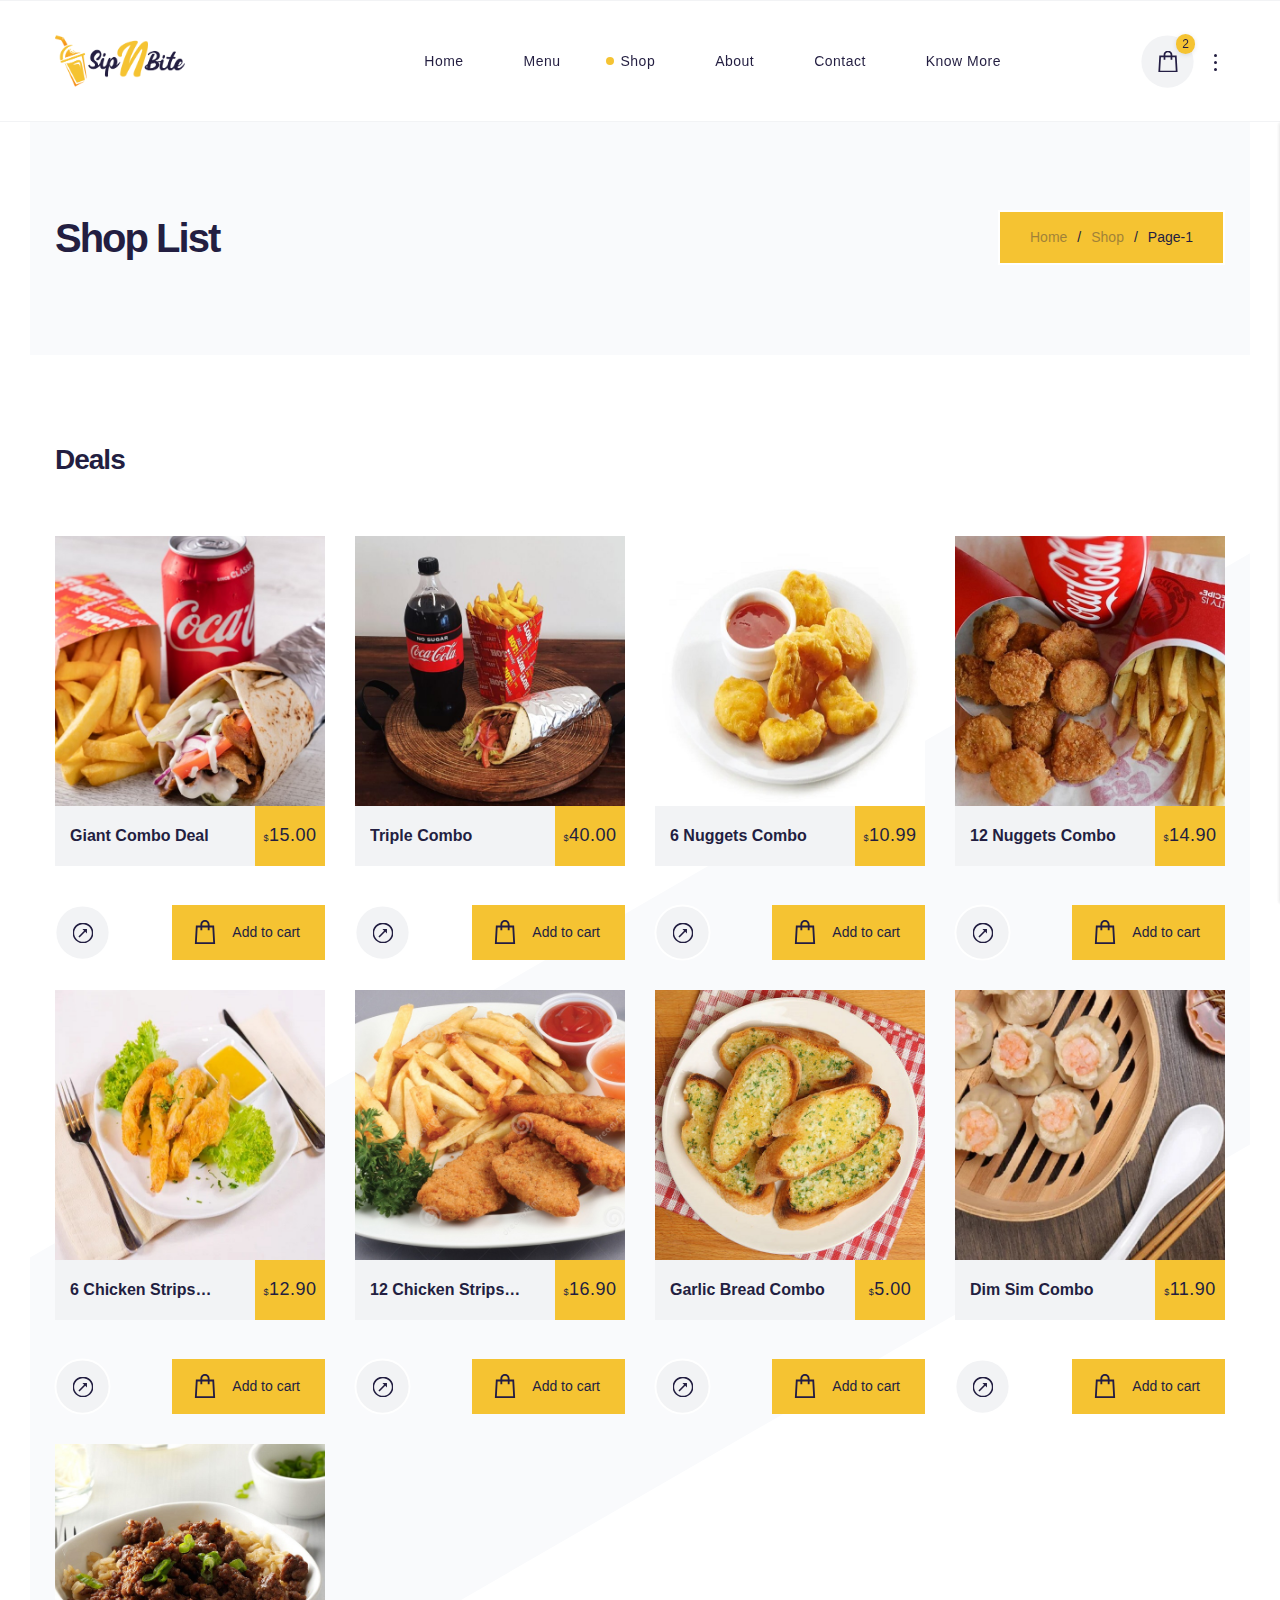
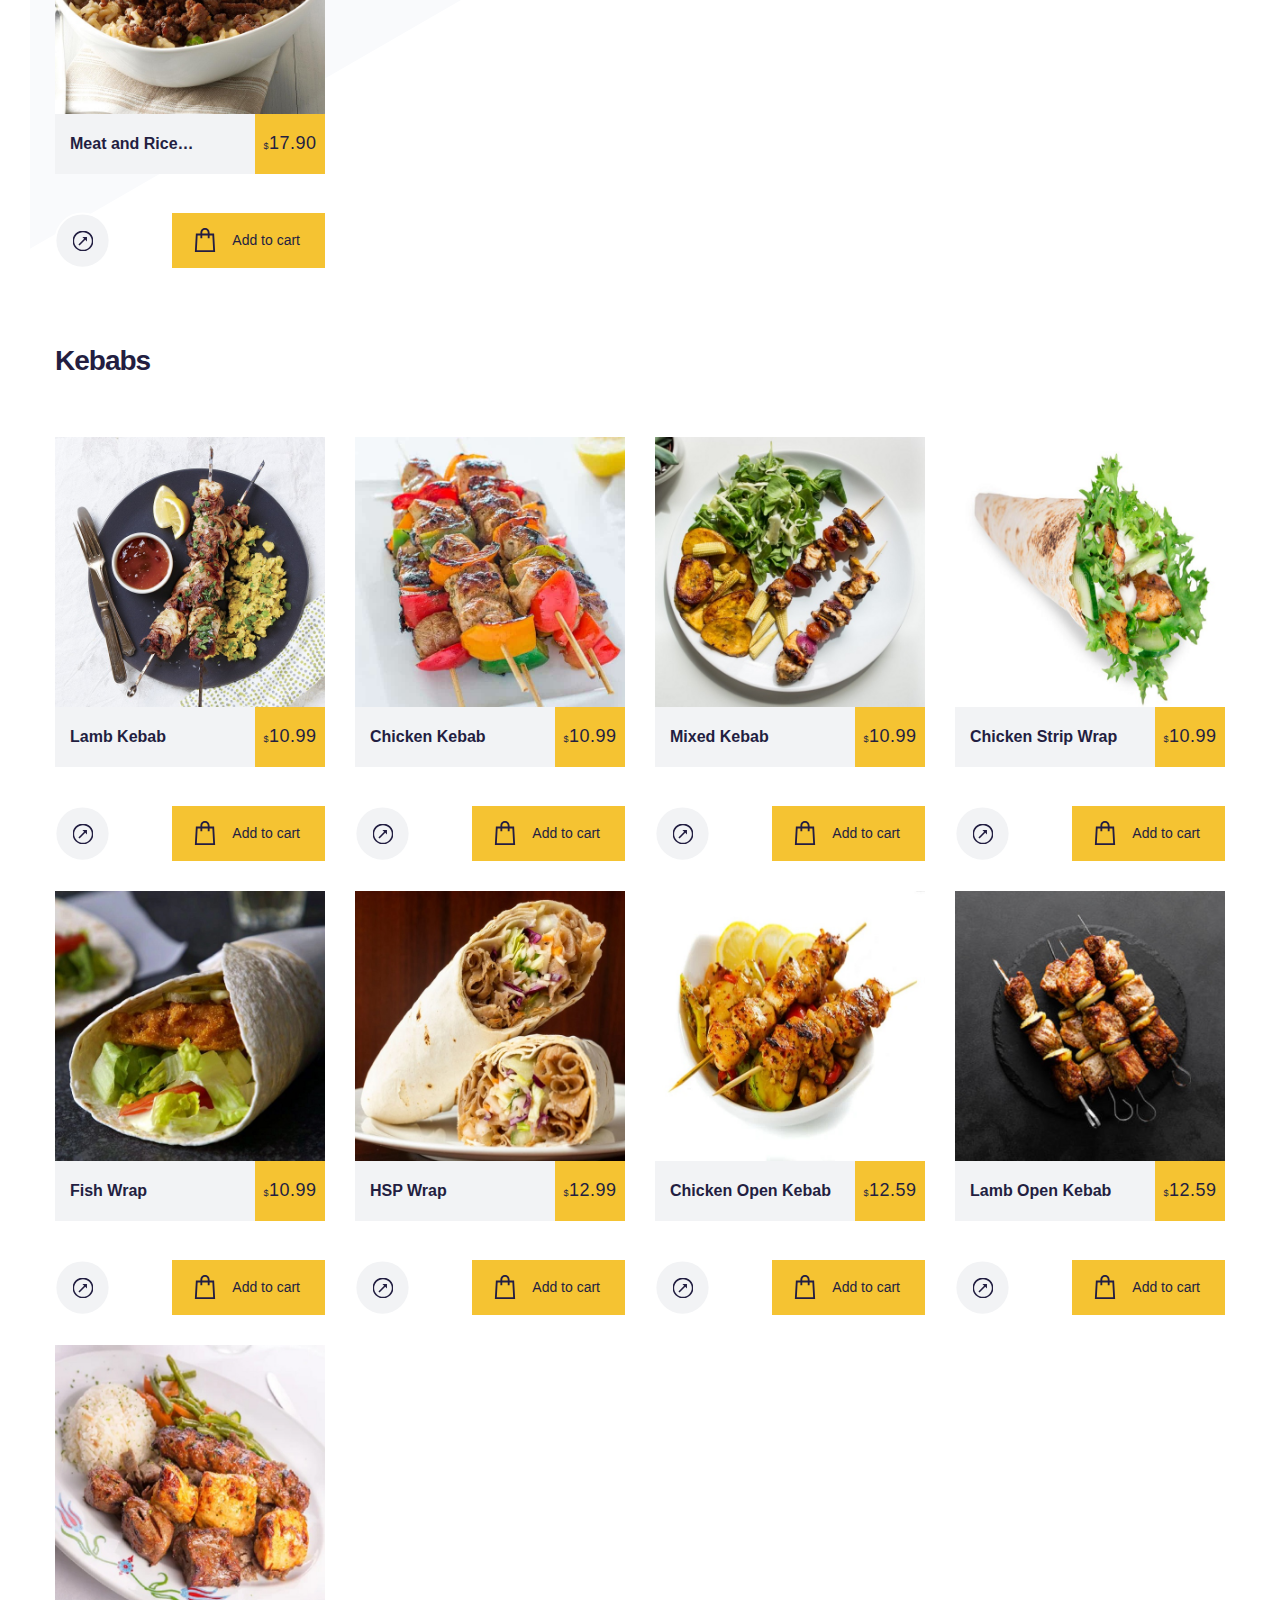
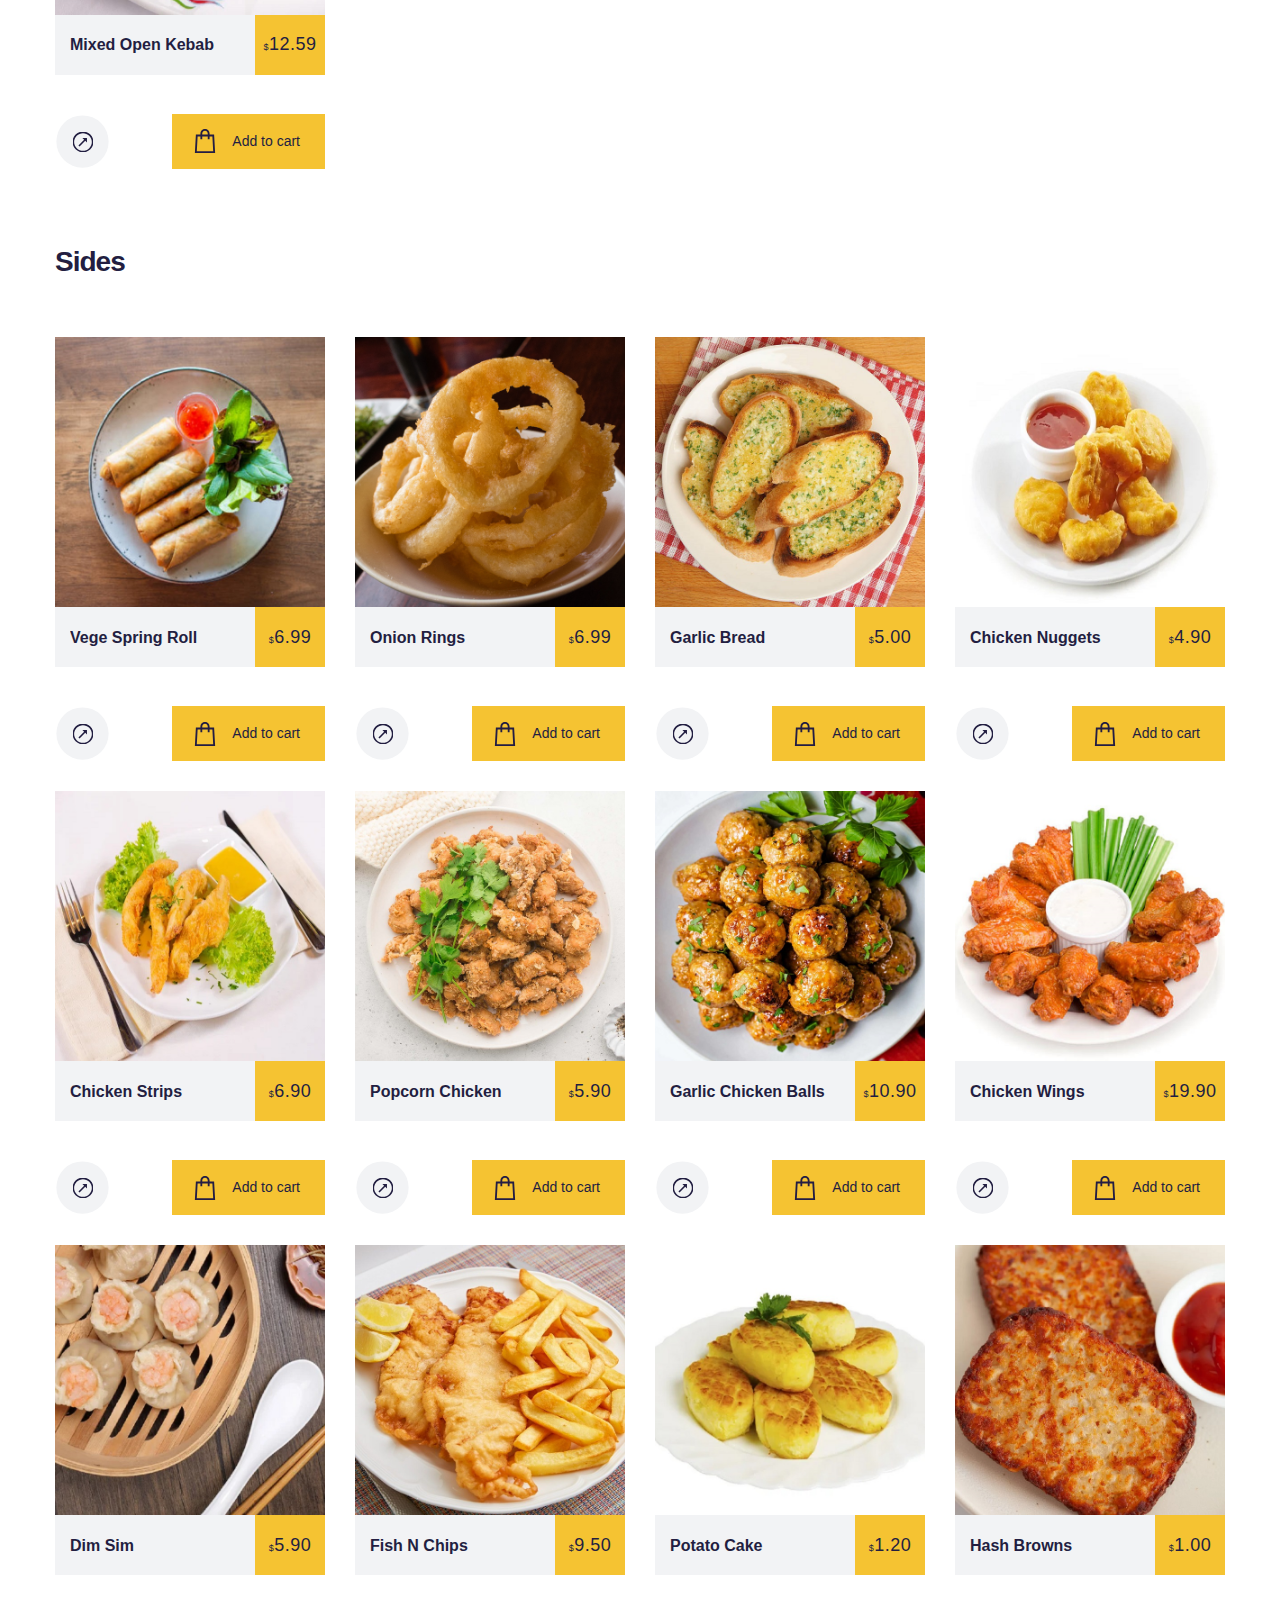
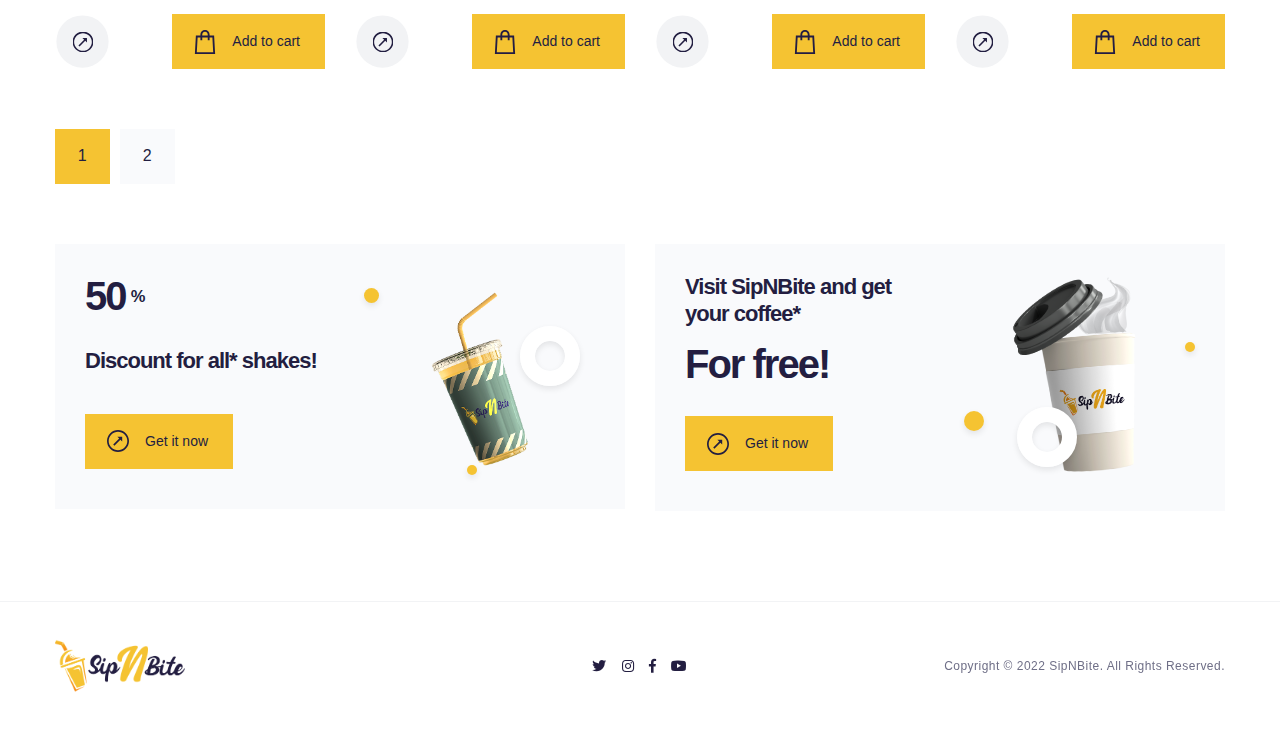
<file: shop-list-1.html>
<!DOCTYPE html>
<html lang="zxx">

<meta http-equiv="content-type" content="text/html;charset=utf-8" />

<head>
  <meta charset="UTF-8">
  <meta name="viewport" content="width=device-width, initial-scale=1.0">
  <meta http-equiv="X-UA-Compatible" content="ie=edge">
  <!-- color of address bar in mobile browser -->
  <meta name="theme-color" content="#F5C332">
  <!-- favicon  -->
  <link rel="shortcut icon" href="img/ui/logo.ico" type="image/x-icon">
  <!-- font awesome css -->
  <link rel="stylesheet" href="css/plugins/font-awesome.min.css">
  <!-- bootstrap css -->
  <link rel="stylesheet" href="css/plugins/bootstrap.min.css">
  <!-- swiper css -->
  <link rel="stylesheet" href="css/plugins/swiper.min.css">
  <!-- datepicker css -->
  <link rel="stylesheet" href="css/plugins/datepicker.css">
  <!-- mapbox css -->
  <link href="css/plugins/mapbox-style.css" rel='stylesheet'>
  <!-- fancybox css -->
  <link rel="stylesheet" href="css/plugins/fancybox.min.css">
  <!-- sipnbite css -->
  <link rel="stylesheet" href="css/style.css">
  <!-- page title -->
  <title>Sipnbite</title>
</head>

<body>
  <!-- app wrapper -->
  <div class="sb-app">
    <!-- preloader -->
    <div class="sb-preloader">
      <div class="sb-preloader-bg"></div>
      <div class="sb-preloader-body">
        <div class="sb-loading">
          <div class="sb-percent"><span class="sb-preloader-number" data-count="101">00</span><span>%</span></div>
        </div>
        <div class="sb-loading-bar">
          <div class="sb-bar"></div>
        </div>
      </div>
    </div>
    <!-- preloader end -->
    <!-- click effect -->
    <div class="sb-click-effect"></div>
    <!-- loader -->
    <div class="sb-load"></div>
    <!-- top bar -->
    <div class="sb-top-bar-frame">
      <div class="sb-top-bar-bg"></div>
      <div class="container">
        <div class="sb-top-bar">
          <a href="index.html" class="sb-logo-frame">
            <!-- logo img -->
            <img src="img/ui/logo.png" alt="sipnbite">
          </a>
          <!-- menu -->
          <div class="sb-right-side">
            <nav id="sb-dynamic-menu" class="sb-menu-transition">
              <ul class="sb-navigation">
                <li>
                  <a href="index.html">Home</a>
                </li>
                <li>
                  <a href="menu.html">Menu</a>
                </li>
                <li class="sb-active">
                  <a href="shop.html">Shop</a>
                </li>
                <li>
                  <a href="about.html">About</a>
                </li>
                <li>
                  <a href="contact.html">Contact</a>
                </li>
                <li class="sb-has-children">
                  <a href="">Know More</a>
                  <ul>
                    <li><a href="gallery.html">Gallery</a></li>
                    <li><a href="reservation.html">Reservation</a></li>
                    <li><a href="faq.html">FAQ</a></li>
                  </ul>
                </li>
              </ul>
            </nav>
            <div class="sb-buttons-frame">
              <!-- button -->
              <div class="sb-btn sb-btn-2 sb-btn-gray sb-btn-icon sb-m-0 sb-btn-cart">
                <span class="sb-icon">
                  <img src="img/ui/icons/cart.svg" alt="icon">
                </span>
                <i class="sb-cart-number">2</i>
              </div>
              <!-- button end -->
              <!-- menu btn -->
              <div class="sb-menu-btn"><span></span></div>
              <!-- info btn -->
              <div class="sb-info-btn"><span></span></div>
            </div>
          </div>
        </div>
      </div>
      <!-- info bar -->
      <div class="sb-info-bar">
        <div class="sb-infobar-content">
          <div class="sb-ib-title-frame sb-mb-30">
            <h4>Contact</h4><i class="fas fa-arrow-down"></i>
          </div>
          <ul class="sb-list sb-mb-30">
            <li><b>Address:</b><span>25 Waverley Rd, Malvern East</span></li>
            <li><b>Working hours:</b><span> 11:00am - 01:30am</span></li>
            <li><b>Phone:</b><span> 03 9563 5738</span></li>
            <li><b>Email:</b><span>contact@sipnbite.com</span></li>
          </ul>
        </div>
        <div class="sb-info-bar-footer">
          <ul class="sb-social">
            <li><a href="#."><i class="fab fa-twitter"></i></a></li>
            <li><a href="#."><i class="fab fa-instagram"></i></a></li>
            <li><a href="#."><i class="fab fa-facebook-f"></i></a></li>
            <li><a href="#."><i class="fab fa-youtube"></i></a></li>
          </ul>
        </div>
      </div>
      <!-- info bar end -->
      <!-- minicart -->
      <div class="sb-minicart">
        <div class="sb-minicart-content">
          <div class="sb-ib-title-frame sb-mb-30">
            <h4>Your order.</h4><i class="fas fa-arrow-down"></i>
          </div>
          <a href="product.html" class="sb-menu-item sb-menu-item-sm sb-mb-15">
            <div class="sb-cover-frame">
              <img src="img/menu/kebabs/ck.jpg" alt="product">
            </div>
            <div class="sb-card-tp">
              <h4 class="sb-card-title">Chicken Kebab</h4>
              <div class="sb-price"><sub>$</sub> 10.99</div>
            </div>
          </a>
          <a href="product.html" class="sb-menu-item sb-menu-item-sm sb-mb-15">
            <div class="sb-cover-frame">
              <img src="img/menu/vegetarian/fw.jpg" alt="product">
            </div>
            <div class="sb-card-tp">
              <h4 class="sb-card-title">Falafel</h4>
              <div class="sb-price"><sub>$</sub> 10.99</div>
            </div>
          </a>
        </div>
        <div class="sb-minicart-footer">
          <!-- button -->
          <a href="cart.html" class="sb-btn sb-btn-gray sb-btn-text">
            <span>View order</span>
          </a>
          <!-- button end -->
          <!-- button -->
          <a href="checkout.html" class="sb-btn sb-btn-text">
            <span>Checkout</span>
          </a>
          <!-- button end -->
        </div>
      </div>
      <!-- minicart end -->
    </div>
    <!-- top bar end -->

    <!-- dynamic content -->
    <div id="sb-dynamic-content" class="sb-transition-fade">

      <!-- banner -->
      <section class="sb-banner sb-banner-xs sb-banner-color">
        <div class="container">
          <div class="row">
            <div class="col-lg-12">
              <!-- main title -->
              <div class="sb-main-title-frame">
                <div class="sb-main-title">
                  <h1 class="sb-h2">Shop List</h1>
                  <ul class="sb-breadcrumbs">
                    <li><a href="index.html">Home</a></li>
                    <li><a href="shop.html">Shop</a></li>
                    <li><a href="#.">Page-1</a></li>
                  </ul>
                </div>
              </div>
              <!-- main title end -->
            </div>
          </div>
        </div>
      </section>
      <!-- banner end -->

      <!-- shop list -->
      <section class="sb-menu-section sb-p-90-60">
        <div class="sb-bg-1">
          <div></div>
        </div>
        <div class="container">

          <!-- DEALS -->
          <div class="sb-mb-60">
            <h2 class="sb-cate-title sb-mb-15">Deals</h2>
          </div>
          <div class="row">
            <div class="col-lg-3">
              <div class="sb-menu-item sb-mb-30">
                <a href="product.html" class="sb-cover-frame">
                  <img src="img/menu/deals/gcd.jpg" alt="product">
                </a>
                <div class="sb-card-tp">
                  <h4 class="sb-card-title"><a href="product.html">Giant Combo Deal</a></h4>
                  <div class="sb-price"><sub>$</sub> 15.00</div>
                </div>
                <br>
                <div class="sb-card-buttons-frame">
                  <!-- button -->
                  <a href="product.html" class="sb-btn sb-btn-2 sb-btn-gray sb-btn-icon sb-m-0">
                    <span class="sb-icon">
                      <img src="img/ui/icons/arrow.svg" alt="icon">
                    </span>
                  </a>
                  <!-- button end -->
                  <!-- button -->
                  <a href="#." class="sb-btn sb-atc">
                    <span class="sb-icon">
                      <img src="img/ui/icons/cart.svg" alt="icon">
                    </span>
                    <span class="sb-add-to-cart-text">Add to cart</span>
                    <span class="sb-added-text">Added</span>
                  </a>
                  <!-- button end -->
                </div>
              </div>
            </div>
            <div class="col-lg-3">
              <div class="sb-menu-item sb-mb-30">
                <a href="product.html" class="sb-cover-frame">
                  <img src="img/menu/deals/tc.jpg" alt="product">
                </a>
                <div class="sb-card-tp">
                  <h4 class="sb-card-title"><a href="product.html">Triple Combo</a></h4>
                  <div class="sb-price"><sub>$</sub> 40.00</div>
                </div>
                <br>
                <div class="sb-card-buttons-frame">
                  <!-- button -->
                  <a href="product.html" class="sb-btn sb-btn-2 sb-btn-gray sb-btn-icon sb-m-0">
                    <span class="sb-icon">
                      <img src="img/ui/icons/arrow.svg" alt="icon">
                    </span>
                  </a>
                  <!-- button end -->
                  <!-- button -->
                  <a href="#." class="sb-btn sb-atc">
                    <span class="sb-icon">
                      <img src="img/ui/icons/cart.svg" alt="icon">
                    </span>
                    <span class="sb-add-to-cart-text">Add to cart</span>
                    <span class="sb-added-text">Added</span>
                  </a>
                  <!-- button end -->
                </div>
              </div>
            </div>
            <div class="col-lg-3">
              <div class="sb-menu-item sb-mb-30">
                <a href="product.html" class="sb-cover-frame">
                  <img src="img/menu/deals/6nc.jpg" alt="product">
                </a>
                <div class="sb-card-tp">
                  <h4 class="sb-card-title"><a href="product.html">6 Nuggets Combo</a></h4>
                  <div class="sb-price"><sub>$</sub> 10.99</div>
                </div>
                <br>
                <div class="sb-card-buttons-frame">
                  <!-- button -->
                  <a href="product.html" class="sb-btn sb-btn-2 sb-btn-gray sb-btn-icon sb-m-0">
                    <span class="sb-icon">
                      <img src="img/ui/icons/arrow.svg" alt="icon">
                    </span>
                  </a>
                  <!-- button end -->
                  <!-- button -->
                  <a href="#." class="sb-btn sb-atc">
                    <span class="sb-icon">
                      <img src="img/ui/icons/cart.svg" alt="icon">
                    </span>
                    <span class="sb-add-to-cart-text">Add to cart</span>
                    <span class="sb-added-text">Added</span>
                  </a>
                  <!-- button end -->
                </div>
              </div>
            </div>
            <div class="col-lg-3">
              <div class="sb-menu-item sb-mb-30">
                <a href="product.html" class="sb-cover-frame">
                  <img src="img/menu/deals/12nc.jpg" alt="product">
                </a>
                <div class="sb-card-tp">
                  <h4 class="sb-card-title"><a href="product.html">12 Nuggets Combo</a></h4>
                  <div class="sb-price"><sub>$</sub> 14.90</div>
                </div>
                <br>
                <div class="sb-card-buttons-frame">
                  <!-- button -->
                  <a href="product.html" class="sb-btn sb-btn-2 sb-btn-gray sb-btn-icon sb-m-0">
                    <span class="sb-icon">
                      <img src="img/ui/icons/arrow.svg" alt="icon">
                    </span>
                  </a>
                  <!-- button end -->
                  <!-- button -->
                  <a href="#." class="sb-btn sb-atc">
                    <span class="sb-icon">
                      <img src="img/ui/icons/cart.svg" alt="icon">
                    </span>
                    <span class="sb-add-to-cart-text">Add to cart</span>
                    <span class="sb-added-text">Added</span>
                  </a>
                  <!-- button end -->
                </div>
              </div>
            </div>
            <div class="col-lg-3">
              <div class="sb-menu-item sb-mb-30">
                <a href="product.html" class="sb-cover-frame">
                  <img src="img/menu/deals/cs.jpg" alt="product">
                </a>
                <div class="sb-card-tp">
                  <h4 class="sb-card-title"><a href="product.html">6 Chicken Strips Combo</a></h4>
                  <div class="sb-price"><sub>$</sub> 12.90</div>
                </div>
                <br>
                <div class="sb-card-buttons-frame">
                  <!-- button -->
                  <a href="product.html" class="sb-btn sb-btn-2 sb-btn-gray sb-btn-icon sb-m-0">
                    <span class="sb-icon">
                      <img src="img/ui/icons/arrow.svg" alt="icon">
                    </span>
                  </a>
                  <!-- button end -->
                  <!-- button -->
                  <a href="#." class="sb-btn sb-atc">
                    <span class="sb-icon">
                      <img src="img/ui/icons/cart.svg" alt="icon">
                    </span>
                    <span class="sb-add-to-cart-text">Add to cart</span>
                    <span class="sb-added-text">Added</span>
                  </a>
                  <!-- button end -->
                </div>
              </div>
            </div>
            <div class="col-lg-3">
              <div class="sb-menu-item sb-mb-30">
                <a href="product.html" class="sb-cover-frame">
                  <img src="img/menu/deals/csc.jpg" alt="product">
                </a>
                <div class="sb-card-tp">
                  <h4 class="sb-card-title"><a href="product.html">12 Chicken Strips Combo</a></h4>
                  <div class="sb-price"><sub>$</sub> 16.90</div>
                </div>
                <br>
                <div class="sb-card-buttons-frame">
                  <!-- button -->
                  <a href="product.html" class="sb-btn sb-btn-2 sb-btn-gray sb-btn-icon sb-m-0">
                    <span class="sb-icon">
                      <img src="img/ui/icons/arrow.svg" alt="icon">
                    </span>
                  </a>
                  <!-- button end -->
                  <!-- button -->
                  <a href="#." class="sb-btn sb-atc">
                    <span class="sb-icon">
                      <img src="img/ui/icons/cart.svg" alt="icon">
                    </span>
                    <span class="sb-add-to-cart-text">Add to cart</span>
                    <span class="sb-added-text">Added</span>
                  </a>
                  <!-- button end -->
                </div>
              </div>
            </div>
            <div class="col-lg-3">
              <div class="sb-menu-item sb-mb-30">
                <a href="product.html" class="sb-cover-frame">
                  <img src="img/menu/deals/gb.jpg" alt="product">
                </a>
                <div class="sb-card-tp">
                  <h4 class="sb-card-title"><a href="product.html">Garlic Bread Combo</a></h4>
                  <div class="sb-price"><sub>$</sub> 5.00</div>
                </div>
                <br>
                <div class="sb-card-buttons-frame">
                  <!-- button -->
                  <a href="product.html" class="sb-btn sb-btn-2 sb-btn-gray sb-btn-icon sb-m-0">
                    <span class="sb-icon">
                      <img src="img/ui/icons/arrow.svg" alt="icon">
                    </span>
                  </a>
                  <!-- button end -->
                  <!-- button -->
                  <a href="#." class="sb-btn sb-atc">
                    <span class="sb-icon">
                      <img src="img/ui/icons/cart.svg" alt="icon">
                    </span>
                    <span class="sb-add-to-cart-text">Add to cart</span>
                    <span class="sb-added-text">Added</span>
                  </a>
                  <!-- button end -->
                </div>
              </div>
            </div>
            <div class="col-lg-3">
              <div class="sb-menu-item sb-mb-30">
                <a href="product.html" class="sb-cover-frame">
                  <img src="img/menu/deals/ds.jpg" alt="product">
                </a>
                <div class="sb-card-tp">
                  <h4 class="sb-card-title"><a href="product.html">Dim Sim Combo</a></h4>
                  <div class="sb-price"><sub>$</sub> 11.90</div>
                </div>
                <br>
                <div class="sb-card-buttons-frame">
                  <!-- button -->
                  <a href="product.html" class="sb-btn sb-btn-2 sb-btn-gray sb-btn-icon sb-m-0">
                    <span class="sb-icon">
                      <img src="img/ui/icons/arrow.svg" alt="icon">
                    </span>
                  </a>
                  <!-- button end -->
                  <!-- button -->
                  <a href="#." class="sb-btn sb-atc">
                    <span class="sb-icon">
                      <img src="img/ui/icons/cart.svg" alt="icon">
                    </span>
                    <span class="sb-add-to-cart-text">Add to cart</span>
                    <span class="sb-added-text">Added</span>
                  </a>
                  <!-- button end -->
                </div>
              </div>
            </div>
            <div class="col-lg-3">
              <div class="sb-menu-item sb-mb-30">
                <a href="product.html" class="sb-cover-frame">
                  <img src="img/menu/deals/mar.jpg" alt="product">
                </a>
                <div class="sb-card-tp">
                  <h4 class="sb-card-title"><a href="product.html">Meat and Rice Comobo</a></h4>
                  <div class="sb-price"><sub>$</sub> 17.90</div>
                </div>
                <br>
                <div class="sb-card-buttons-frame">
                  <!-- button -->
                  <a href="product.html" class="sb-btn sb-btn-2 sb-btn-gray sb-btn-icon sb-m-0">
                    <span class="sb-icon">
                      <img src="img/ui/icons/arrow.svg" alt="icon">
                    </span>
                  </a>
                  <!-- button end -->
                  <!-- button -->
                  <a href="#." class="sb-btn sb-atc">
                    <span class="sb-icon">
                      <img src="img/ui/icons/cart.svg" alt="icon">
                    </span>
                    <span class="sb-add-to-cart-text">Add to cart</span>
                    <span class="sb-added-text">Added</span>
                  </a>
                  <!-- button end -->
                </div>
              </div>
            </div>
          </div><br><br>

          <!-- Kebabs -->

          <div class="sb-mb-60">
            <h2 class="sb-cate-title sb-mb-15">Kebabs</h2>
          </div>
          <div class="row">
            <div class="col-lg-3">
              <div class="sb-menu-item sb-mb-30">
                <a href="product.html" class="sb-cover-frame">
                  <img src="img/menu/kebabs/lk.jpg" alt="product">
                </a>
                <div class="sb-card-tp">
                  <h4 class="sb-card-title"><a href="product.html">Lamb Kebab</a></h4>
                  <div class="sb-price"><sub>$</sub> 10.99</div>
                </div>
                <br>
                <div class="sb-card-buttons-frame">
                  <!-- button -->
                  <a href="product.html" class="sb-btn sb-btn-2 sb-btn-gray sb-btn-icon sb-m-0">
                    <span class="sb-icon">
                      <img src="img/ui/icons/arrow.svg" alt="icon">
                    </span>
                  </a>
                  <!-- button end -->
                  <!-- button -->
                  <a href="#." class="sb-btn sb-atc">
                    <span class="sb-icon">
                      <img src="img/ui/icons/cart.svg" alt="icon">
                    </span>
                    <span class="sb-add-to-cart-text">Add to cart</span>
                    <span class="sb-added-text">Added</span>
                  </a>
                  <!-- button end -->
                </div>
              </div>
            </div>
            <div class="col-lg-3">
              <div class="sb-menu-item sb-mb-30">
                <a href="product.html" class="sb-cover-frame">
                  <img src="img/menu/kebabs/ck.jpg" alt="product">
                </a>
                <div class="sb-card-tp">
                  <h4 class="sb-card-title"><a href="product.html">Chicken Kebab</a></h4>
                  <div class="sb-price"><sub>$</sub> 10.99</div>
                </div>
                <br>
                <div class="sb-card-buttons-frame">
                  <!-- button -->
                  <a href="product.html" class="sb-btn sb-btn-2 sb-btn-gray sb-btn-icon sb-m-0">
                    <span class="sb-icon">
                      <img src="img/ui/icons/arrow.svg" alt="icon">
                    </span>
                  </a>
                  <!-- button end -->
                  <!-- button -->
                  <a href="#." class="sb-btn sb-atc">
                    <span class="sb-icon">
                      <img src="img/ui/icons/cart.svg" alt="icon">
                    </span>
                    <span class="sb-add-to-cart-text">Add to cart</span>
                    <span class="sb-added-text">Added</span>
                  </a>
                  <!-- button end -->
                </div>
              </div>
            </div>
            <div class="col-lg-3">
              <div class="sb-menu-item sb-mb-30">
                <a href="product.html" class="sb-cover-frame">
                  <img src="img/menu/kebabs/mk.jpg" alt="product">
                </a>
                <div class="sb-card-tp">
                  <h4 class="sb-card-title"><a href="product.html">Mixed Kebab</a></h4>
                  <div class="sb-price"><sub>$</sub> 10.99</div>
                </div>
                <br>
                <div class="sb-card-buttons-frame">
                  <!-- button -->
                  <a href="product.html" class="sb-btn sb-btn-2 sb-btn-gray sb-btn-icon sb-m-0">
                    <span class="sb-icon">
                      <img src="img/ui/icons/arrow.svg" alt="icon">
                    </span>
                  </a>
                  <!-- button end -->
                  <!-- button -->
                  <a href="#." class="sb-btn sb-atc">
                    <span class="sb-icon">
                      <img src="img/ui/icons/cart.svg" alt="icon">
                    </span>
                    <span class="sb-add-to-cart-text">Add to cart</span>
                    <span class="sb-added-text">Added</span>
                  </a>
                  <!-- button end -->
                </div>
              </div>
            </div>
            <div class="col-lg-3">
              <div class="sb-menu-item sb-mb-30">
                <a href="product.html" class="sb-cover-frame">
                  <img src="img/menu/kebabs/csw.jpg" alt="product">
                </a>
                <div class="sb-card-tp">
                  <h4 class="sb-card-title"><a href="product.html">Chicken Strip Wrap</a></h4>
                  <div class="sb-price"><sub>$</sub> 10.99</div>
                </div>
                <br>
                <div class="sb-card-buttons-frame">
                  <!-- button -->
                  <a href="product.html" class="sb-btn sb-btn-2 sb-btn-gray sb-btn-icon sb-m-0">
                    <span class="sb-icon">
                      <img src="img/ui/icons/arrow.svg" alt="icon">
                    </span>
                  </a>
                  <!-- button end -->
                  <!-- button -->
                  <a href="#." class="sb-btn sb-atc">
                    <span class="sb-icon">
                      <img src="img/ui/icons/cart.svg" alt="icon">
                    </span>
                    <span class="sb-add-to-cart-text">Add to cart</span>
                    <span class="sb-added-text">Added</span>
                  </a>
                  <!-- button end -->
                </div>
              </div>
            </div>
            <div class="col-lg-3">
              <div class="sb-menu-item sb-mb-30">
                <a href="product.html" class="sb-cover-frame">
                  <img src="img/menu/kebabs/fw.jpg" alt="product">
                </a>
                <div class="sb-card-tp">
                  <h4 class="sb-card-title"><a href="product.html">Fish Wrap</a></h4>
                  <div class="sb-price"><sub>$</sub> 10.99</div>
                </div>
                <br>
                <div class="sb-card-buttons-frame">
                  <!-- button -->
                  <a href="product.html" class="sb-btn sb-btn-2 sb-btn-gray sb-btn-icon sb-m-0">
                    <span class="sb-icon">
                      <img src="img/ui/icons/arrow.svg" alt="icon">
                    </span>
                  </a>
                  <!-- button end -->
                  <!-- button -->
                  <a href="#." class="sb-btn sb-atc">
                    <span class="sb-icon">
                      <img src="img/ui/icons/cart.svg" alt="icon">
                    </span>
                    <span class="sb-add-to-cart-text">Add to cart</span>
                    <span class="sb-added-text">Added</span>
                  </a>
                  <!-- button end -->
                </div>
              </div>
            </div>
            <div class="col-lg-3">
              <div class="sb-menu-item sb-mb-30">
                <a href="product.html" class="sb-cover-frame">
                  <img src="img/menu/kebabs/hw.jpg" alt="product">
                </a>
                <div class="sb-card-tp">
                  <h4 class="sb-card-title"><a href="product.html">HSP Wrap</a></h4>
                  <div class="sb-price"><sub>$</sub> 12.99</div>
                </div>
                <br>
                <div class="sb-card-buttons-frame">
                  <!-- button -->
                  <a href="product.html" class="sb-btn sb-btn-2 sb-btn-gray sb-btn-icon sb-m-0">
                    <span class="sb-icon">
                      <img src="img/ui/icons/arrow.svg" alt="icon">
                    </span>
                  </a>
                  <!-- button end -->
                  <!-- button -->
                  <a href="#." class="sb-btn sb-atc">
                    <span class="sb-icon">
                      <img src="img/ui/icons/cart.svg" alt="icon">
                    </span>
                    <span class="sb-add-to-cart-text">Add to cart</span>
                    <span class="sb-added-text">Added</span>
                  </a>
                  <!-- button end -->
                </div>
              </div>
            </div>
            <div class="col-lg-3">
              <div class="sb-menu-item sb-mb-30">
                <a href="product.html" class="sb-cover-frame">
                  <img src="img/menu/kebabs/cok.jpg" alt="product">
                </a>
                <div class="sb-card-tp">
                  <h4 class="sb-card-title"><a href="product.html">Chicken Open Kebab</a></h4>
                  <div class="sb-price"><sub>$</sub> 12.59</div>
                </div>
                <br>
                <div class="sb-card-buttons-frame">
                  <!-- button -->
                  <a href="product.html" class="sb-btn sb-btn-2 sb-btn-gray sb-btn-icon sb-m-0">
                    <span class="sb-icon">
                      <img src="img/ui/icons/arrow.svg" alt="icon">
                    </span>
                  </a>
                  <!-- button end -->
                  <!-- button -->
                  <a href="#." class="sb-btn sb-atc">
                    <span class="sb-icon">
                      <img src="img/ui/icons/cart.svg" alt="icon">
                    </span>
                    <span class="sb-add-to-cart-text">Add to cart</span>
                    <span class="sb-added-text">Added</span>
                  </a>
                  <!-- button end -->
                </div>
              </div>
            </div>
            <div class="col-lg-3">
              <div class="sb-menu-item sb-mb-30">
                <a href="product.html" class="sb-cover-frame">
                  <img src="img/menu/kebabs/lok.jpg" alt="product">
                </a>
                <div class="sb-card-tp">
                  <h4 class="sb-card-title"><a href="product.html">Lamb Open Kebab</a></h4>
                  <div class="sb-price"><sub>$</sub> 12.59</div>
                </div>
                <br>
                <div class="sb-card-buttons-frame">
                  <!-- button -->
                  <a href="product.html" class="sb-btn sb-btn-2 sb-btn-gray sb-btn-icon sb-m-0">
                    <span class="sb-icon">
                      <img src="img/ui/icons/arrow.svg" alt="icon">
                    </span>
                  </a>
                  <!-- button end -->
                  <!-- button -->
                  <a href="#." class="sb-btn sb-atc">
                    <span class="sb-icon">
                      <img src="img/ui/icons/cart.svg" alt="icon">
                    </span>
                    <span class="sb-add-to-cart-text">Add to cart</span>
                    <span class="sb-added-text">Added</span>
                  </a>
                  <!-- button end -->
                </div>
              </div>
            </div>
            <div class="col-lg-3">
              <div class="sb-menu-item sb-mb-30">
                <a href="product.html" class="sb-cover-frame">
                  <img src="img/menu/kebabs/mok.jpg" alt="product">
                </a>
                <div class="sb-card-tp">
                  <h4 class="sb-card-title"><a href="product.html">Mixed Open Kebab</a></h4>
                  <div class="sb-price"><sub>$</sub> 12.59</div>
                </div>
                <br>
                <div class="sb-card-buttons-frame">
                  <!-- button -->
                  <a href="product.html" class="sb-btn sb-btn-2 sb-btn-gray sb-btn-icon sb-m-0">
                    <span class="sb-icon">
                      <img src="img/ui/icons/arrow.svg" alt="icon">
                    </span>
                  </a>
                  <!-- button end -->
                  <!-- button -->
                  <a href="#." class="sb-btn sb-atc">
                    <span class="sb-icon">
                      <img src="img/ui/icons/cart.svg" alt="icon">
                    </span>
                    <span class="sb-add-to-cart-text">Add to cart</span>
                    <span class="sb-added-text">Added</span>
                  </a>
                  <!-- button end -->
                </div>
              </div>
            </div>
          </div><br><br>

          <!----- SIDES ----->
          <div class="sb-mb-60">
            <h2 class="sb-cate-title sb-mb-15">Sides</h2>
          </div>
          <div class="row">
            <div class="col-lg-3">
              <div class="sb-menu-item sb-mb-30">
                <a href="product.html" class="sb-cover-frame">
                  <img src="img/menu/sides/vsr.jpg" alt="product">
                </a>
                <div class="sb-card-tp">
                  <h4 class="sb-card-title"><a href="product.html">Vege Spring Roll</a></h4>
                  <div class="sb-price"><sub>$</sub> 6.99</div>
                </div>
                <br>
                <div class="sb-card-buttons-frame">
                  <!-- button -->
                  <a href="product.html" class="sb-btn sb-btn-2 sb-btn-gray sb-btn-icon sb-m-0">
                    <span class="sb-icon">
                      <img src="img/ui/icons/arrow.svg" alt="icon">
                    </span>
                  </a>
                  <!-- button end -->
                  <!-- button -->
                  <a href="#." class="sb-btn sb-atc">
                    <span class="sb-icon">
                      <img src="img/ui/icons/cart.svg" alt="icon">
                    </span>
                    <span class="sb-add-to-cart-text">Add to cart</span>
                    <span class="sb-added-text">Added</span>
                  </a>
                  <!-- button end -->
                </div>
              </div>
            </div>
            <div class="col-lg-3">
              <div class="sb-menu-item sb-mb-30">
                <a href="product.html" class="sb-cover-frame">
                  <img src="img/menu/sides/or.jpg" alt="product">
                </a>
                <div class="sb-card-tp">
                  <h4 class="sb-card-title"><a href="product.html">Onion Rings</a></h4>
                  <div class="sb-price"><sub>$</sub> 6.99</div>
                </div>
                <br>
                <div class="sb-card-buttons-frame">
                  <!-- button -->
                  <a href="product.html" class="sb-btn sb-btn-2 sb-btn-gray sb-btn-icon sb-m-0">
                    <span class="sb-icon">
                      <img src="img/ui/icons/arrow.svg" alt="icon">
                    </span>
                  </a>
                  <!-- button end -->
                  <!-- button -->
                  <a href="#." class="sb-btn sb-atc">
                    <span class="sb-icon">
                      <img src="img/ui/icons/cart.svg" alt="icon">
                    </span>
                    <span class="sb-add-to-cart-text">Add to cart</span>
                    <span class="sb-added-text">Added</span>
                  </a>
                  <!-- button end -->
                </div>
              </div>
            </div>
            <div class="col-lg-3">
              <div class="sb-menu-item sb-mb-30">
                <a href="product.html" class="sb-cover-frame">
                  <img src="img/menu/sides/gb.jpg" alt="product">
                </a>
                <div class="sb-card-tp">
                  <h4 class="sb-card-title"><a href="product.html">Garlic Bread</a></h4>
                  <div class="sb-price"><sub>$</sub> 5.00</div>
                </div>
                <br>
                <div class="sb-card-buttons-frame">
                  <!-- button -->
                  <a href="product.html" class="sb-btn sb-btn-2 sb-btn-gray sb-btn-icon sb-m-0">
                    <span class="sb-icon">
                      <img src="img/ui/icons/arrow.svg" alt="icon">
                    </span>
                  </a>
                  <!-- button end -->
                  <!-- button -->
                  <a href="#." class="sb-btn sb-atc">
                    <span class="sb-icon">
                      <img src="img/ui/icons/cart.svg" alt="icon">
                    </span>
                    <span class="sb-add-to-cart-text">Add to cart</span>
                    <span class="sb-added-text">Added</span>
                  </a>
                  <!-- button end -->
                </div>
              </div>
            </div>
            <div class="col-lg-3">
              <div class="sb-menu-item sb-mb-30">
                <a href="product.html" class="sb-cover-frame">
                  <img src="img/menu/sides/cn.jpg" alt="product">
                </a>
                <div class="sb-card-tp">
                  <h4 class="sb-card-title"><a href="product.html">Chicken Nuggets</a></h4>
                  <div class="sb-price"><sub>$</sub> 4.90</div>
                </div>
                <br>
                <div class="sb-card-buttons-frame">
                  <!-- button -->
                  <a href="product.html" class="sb-btn sb-btn-2 sb-btn-gray sb-btn-icon sb-m-0">
                    <span class="sb-icon">
                      <img src="img/ui/icons/arrow.svg" alt="icon">
                    </span>
                  </a>
                  <!-- button end -->
                  <!-- button -->
                  <a href="#." class="sb-btn sb-atc">
                    <span class="sb-icon">
                      <img src="img/ui/icons/cart.svg" alt="icon">
                    </span>
                    <span class="sb-add-to-cart-text">Add to cart</span>
                    <span class="sb-added-text">Added</span>
                  </a>
                  <!-- button end -->
                </div>
              </div>
            </div>
            <div class="col-lg-3">
              <div class="sb-menu-item sb-mb-30">
                <a href="product.html" class="sb-cover-frame">
                  <img src="img/menu/sides/cs.jpg" alt="product">
                </a>
                <div class="sb-card-tp">
                  <h4 class="sb-card-title"><a href="product.html">Chicken Strips</a></h4>
                  <div class="sb-price"><sub>$</sub> 6.90</div>
                </div>
                <br>
                <div class="sb-card-buttons-frame">
                  <!-- button -->
                  <a href="product.html" class="sb-btn sb-btn-2 sb-btn-gray sb-btn-icon sb-m-0">
                    <span class="sb-icon">
                      <img src="img/ui/icons/arrow.svg" alt="icon">
                    </span>
                  </a>
                  <!-- button end -->
                  <!-- button -->
                  <a href="#." class="sb-btn sb-atc">
                    <span class="sb-icon">
                      <img src="img/ui/icons/cart.svg" alt="icon">
                    </span>
                    <span class="sb-add-to-cart-text">Add to cart</span>
                    <span class="sb-added-text">Added</span>
                  </a>
                  <!-- button end -->
                </div>
              </div>
            </div>
            <div class="col-lg-3">
              <div class="sb-menu-item sb-mb-30">
                <a href="product.html" class="sb-cover-frame">
                  <img src="img/menu/sides/pc.jpg" alt="product">
                </a>
                <div class="sb-card-tp">
                  <h4 class="sb-card-title"><a href="product.html">Popcorn Chicken</a></h4>
                  <div class="sb-price"><sub>$</sub> 5.90</div>
                </div>
                <br>
                <div class="sb-card-buttons-frame">
                  <!-- button -->
                  <a href="product.html" class="sb-btn sb-btn-2 sb-btn-gray sb-btn-icon sb-m-0">
                    <span class="sb-icon">
                      <img src="img/ui/icons/arrow.svg" alt="icon">
                    </span>
                  </a>
                  <!-- button end -->
                  <!-- button -->
                  <a href="#." class="sb-btn sb-atc">
                    <span class="sb-icon">
                      <img src="img/ui/icons/cart.svg" alt="icon">
                    </span>
                    <span class="sb-add-to-cart-text">Add to cart</span>
                    <span class="sb-added-text">Added</span>
                  </a>
                  <!-- button end -->
                </div>
              </div>
            </div>
            <div class="col-lg-3">
              <div class="sb-menu-item sb-mb-30">
                <a href="product.html" class="sb-cover-frame">
                  <img src="img/menu/sides/gcb.jpg" alt="product">
                </a>
                <div class="sb-card-tp">
                  <h4 class="sb-card-title"><a href="product.html">Garlic Chicken Balls</a></h4>
                  <div class="sb-price"><sub>$</sub> 10.90</div>
                </div>
                <br>
                <div class="sb-card-buttons-frame">
                  <!-- button -->
                  <a href="product.html" class="sb-btn sb-btn-2 sb-btn-gray sb-btn-icon sb-m-0">
                    <span class="sb-icon">
                      <img src="img/ui/icons/arrow.svg" alt="icon">
                    </span>
                  </a>
                  <!-- button end -->
                  <!-- button -->
                  <a href="#." class="sb-btn sb-atc">
                    <span class="sb-icon">
                      <img src="img/ui/icons/cart.svg" alt="icon">
                    </span>
                    <span class="sb-add-to-cart-text">Add to cart</span>
                    <span class="sb-added-text">Added</span>
                  </a>
                  <!-- button end -->
                </div>
              </div>
            </div>
            <div class="col-lg-3">
              <div class="sb-menu-item sb-mb-30">
                <a href="product.html" class="sb-cover-frame">
                  <img src="img/menu/sides/cw.jpg" alt="product">
                </a>
                <div class="sb-card-tp">
                  <h4 class="sb-card-title"><a href="product.html">Chicken Wings</a></h4>
                  <div class="sb-price"><sub>$</sub> 19.90</div>
                </div>
                <br>
                <div class="sb-card-buttons-frame">
                  <!-- button -->
                  <a href="product.html" class="sb-btn sb-btn-2 sb-btn-gray sb-btn-icon sb-m-0">
                    <span class="sb-icon">
                      <img src="img/ui/icons/arrow.svg" alt="icon">
                    </span>
                  </a>
                  <!-- button end -->
                  <!-- button -->
                  <a href="#." class="sb-btn sb-atc">
                    <span class="sb-icon">
                      <img src="img/ui/icons/cart.svg" alt="icon">
                    </span>
                    <span class="sb-add-to-cart-text">Add to cart</span>
                    <span class="sb-added-text">Added</span>
                  </a>
                  <!-- button end -->
                </div>
              </div>
            </div>
            <div class="col-lg-3">
              <div class="sb-menu-item sb-mb-30">
                <a href="product.html" class="sb-cover-frame">
                  <img src="img/menu/sides/ds.jpg" alt="product">
                </a>
                <div class="sb-card-tp">
                  <h4 class="sb-card-title"><a href="product.html">Dim Sim</a></h4>
                  <div class="sb-price"><sub>$</sub> 5.90</div>
                </div>
                <br>
                <div class="sb-card-buttons-frame">
                  <!-- button -->
                  <a href="product.html" class="sb-btn sb-btn-2 sb-btn-gray sb-btn-icon sb-m-0">
                    <span class="sb-icon">
                      <img src="img/ui/icons/arrow.svg" alt="icon">
                    </span>
                  </a>
                  <!-- button end -->
                  <!-- button -->
                  <a href="#." class="sb-btn sb-atc">
                    <span class="sb-icon">
                      <img src="img/ui/icons/cart.svg" alt="icon">
                    </span>
                    <span class="sb-add-to-cart-text">Add to cart</span>
                    <span class="sb-added-text">Added</span>
                  </a>
                  <!-- button end -->
                </div>
              </div>
            </div>
            <div class="col-lg-3">
              <div class="sb-menu-item sb-mb-30">
                <a href="product.html" class="sb-cover-frame">
                  <img src="img/menu/sides/fac.jpg" alt="product">
                </a>
                <div class="sb-card-tp">
                  <h4 class="sb-card-title"><a href="product.html">Fish N Chips</a></h4>
                  <div class="sb-price"><sub>$</sub> 9.50</div>
                </div>
                <br>
                <div class="sb-card-buttons-frame">
                  <!-- button -->
                  <a href="product.html" class="sb-btn sb-btn-2 sb-btn-gray sb-btn-icon sb-m-0">
                    <span class="sb-icon">
                      <img src="img/ui/icons/arrow.svg" alt="icon">
                    </span>
                  </a>
                  <!-- button end -->
                  <!-- button -->
                  <a href="#." class="sb-btn sb-atc">
                    <span class="sb-icon">
                      <img src="img/ui/icons/cart.svg" alt="icon">
                    </span>
                    <span class="sb-add-to-cart-text">Add to cart</span>
                    <span class="sb-added-text">Added</span>
                  </a>
                  <!-- button end -->
                </div>
              </div>
            </div>
            <div class="col-lg-3">
              <div class="sb-menu-item sb-mb-30">
                <a href="product.html" class="sb-cover-frame">
                  <img src="img/menu/sides/pc2.jpg" alt="product">
                </a>
                <div class="sb-card-tp">
                  <h4 class="sb-card-title"><a href="product.html">Potato Cake</a></h4>
                  <div class="sb-price"><sub>$</sub> 1.20</div>
                </div>
                <br>
                <div class="sb-card-buttons-frame">
                  <!-- button -->
                  <a href="product.html" class="sb-btn sb-btn-2 sb-btn-gray sb-btn-icon sb-m-0">
                    <span class="sb-icon">
                      <img src="img/ui/icons/arrow.svg" alt="icon">
                    </span>
                  </a>
                  <!-- button end -->
                  <!-- button -->
                  <a href="#." class="sb-btn sb-atc">
                    <span class="sb-icon">
                      <img src="img/ui/icons/cart.svg" alt="icon">
                    </span>
                    <span class="sb-add-to-cart-text">Add to cart</span>
                    <span class="sb-added-text">Added</span>
                  </a>
                  <!-- button end -->
                </div>
              </div>
            </div>
            <div class="col-lg-3">
              <div class="sb-menu-item sb-mb-30">
                <a href="product.html" class="sb-cover-frame">
                  <img src="img/menu/sides/hb.jpg" alt="product">
                </a>
                <div class="sb-card-tp">
                  <h4 class="sb-card-title"><a href="product.html">Hash Browns</a></h4>
                  <div class="sb-price"><sub>$</sub> 1.00</div>
                </div>
                <br>
                <div class="sb-card-buttons-frame">
                  <!-- button -->
                  <a href="product.html" class="sb-btn sb-btn-2 sb-btn-gray sb-btn-icon sb-m-0">
                    <span class="sb-icon">
                      <img src="img/ui/icons/arrow.svg" alt="icon">
                    </span>
                  </a>
                  <!-- button end -->
                  <!-- button -->
                  <a href="#." class="sb-btn sb-atc">
                    <span class="sb-icon">
                      <img src="img/ui/icons/cart.svg" alt="icon">
                    </span>
                    <span class="sb-add-to-cart-text">Add to cart</span>
                    <span class="sb-added-text">Added</span>
                  </a>
                  <!-- button end -->
                </div>
              </div>
            </div>

          </div>
          <div>
            <ul class="sb-pagination">
              <li class="sb-active"><a href="#.">1</a></li>
              <li><a href="shop-list-2.html">2</a></li>
            </ul>
          </div>
        </div>
      </section>
      <!-- shop list end -->

      <!-- promo -->
      <section class="sb-p-0-60">
        <div class="container">
          <div class="row">
            <div class="col-lg-6">
              <div class="sb-promo-frame sb-mb-30">
                <div class="sb-promo-content">
                  <div class="sb-text-frame">
                    <h3 class="sb-mb-10"> <b class="sb-h2">50</b> <sup>%</sup></h3>
                    <h3 class="sb-mb-15">Discount for all* shakes!</h3><br>
                    <!-- button -->
                    <a href="product.html" class="sb-btn sb-ppc">
                      <span class="sb-icon">
                        <img src="img/ui/icons/arrow.svg" alt="icon">
                      </span>
                      <span>Get it now</span>
                    </a>
                    <!-- button end -->
                  </div>
                  <div class="sb-image-frame">
                    <div class="sb-illustration-4">
                      <img src="img/illustrations/shakes.png" alt="shakes" class="sb-burger">
                      <div class="sb-cirkle-1"></div>
                      <div class="sb-cirkle-2"></div>
                      <div class="sb-cirkle-3"></div>
                    </div>
                  </div>
                </div>
              </div>
            </div>
            <div class="col-lg-6">
              <div class="sb-promo-frame sb-mb-30">
                <div class="sb-promo-content">
                  <div class="sb-text-frame">
                    <h3 class="sb-mb-15">Visit SipNBite and get your coffee*</h3>
                    <h3 class="sb-mb-10"><b class="sb-h2">For free!</b></h3>
                    <!-- button -->
                    <a href="product.html" class="sb-btn sb-ppc">
                      <span class="sb-icon">
                        <img src="img/ui/icons/arrow.svg" alt="icon">
                      </span>
                      <span>Get it now</span>
                    </a>
                    <!-- button end -->
                  </div>
                  <div class="sb-image-frame">
                    <div class="sb-illustration-5">
                      <img src="img/illustrations/cup.png" alt="cup" class="sb-cup">
                      <div class="sb-cirkle-1"></div>
                      <div class="sb-cirkle-2"></div>
                      <div class="sb-cirkle-3"></div>
                    </div>
                  </div>
                </div>
              </div>
            </div>
          </div>
        </div>
      </section>
      <!-- promo end -->

      <!-- footer -->
      <footer>
        <div class="container">
          <div class="sb-footer-frame">
            <a href="index.html" class="sb-logo-frame">
              <!-- logo img -->
              <img src="img/ui/logo.png" alt="sipnbite">
            </a>
            <ul class="sb-social">
              <li><a href="#."><i class="fab fa-twitter"></i></a></li>
              <li><a href="#."><i class="fab fa-instagram"></i></a></li>
              <li><a href="#."><i class="fab fa-facebook-f"></i></a></li>
              <li><a href="#."><i class="fab fa-youtube"></i></a></li>
            </ul>
            <div class="sb-copy">Copyright &copy; 2022 SipNBite. All Rights Reserved.</div>
          </div>
        </div>
      </footer>
      <!-- footer end -->

    </div>
    <!-- dynamic content end -->

  </div>
  <!-- app wrapper end -->

  <!-- jquery js -->
  <script src="js/plugins/jquery.min.js"></script>
  <!-- smooth scroll js -->
  <script src="js/plugins/smooth-scroll.js"></script>
  <!-- swup js -->
  <script src="js/plugins/swup.min.js"></script>
  <!-- swiper js -->
  <script src="js/plugins/swiper.min.js"></script>
  <!-- datepicker js -->
  <script src="js/plugins/datepicker.js"></script>
  <!-- isotope js -->
  <script src="js/plugins/isotope.js"></script>
  <!-- sticky -->
  <script src="js/plugins/sticky.js"></script>
  <!-- mapbox js -->
  <script src="js/plugins/mapbox.min.js"></script>
  <!-- fancybox js -->
  <script src="js/plugins/fancybox.min.js"></script>
  <!-- sipnbite js -->
  <script src="js/main.js"></script>

</body>


</html>
</file>
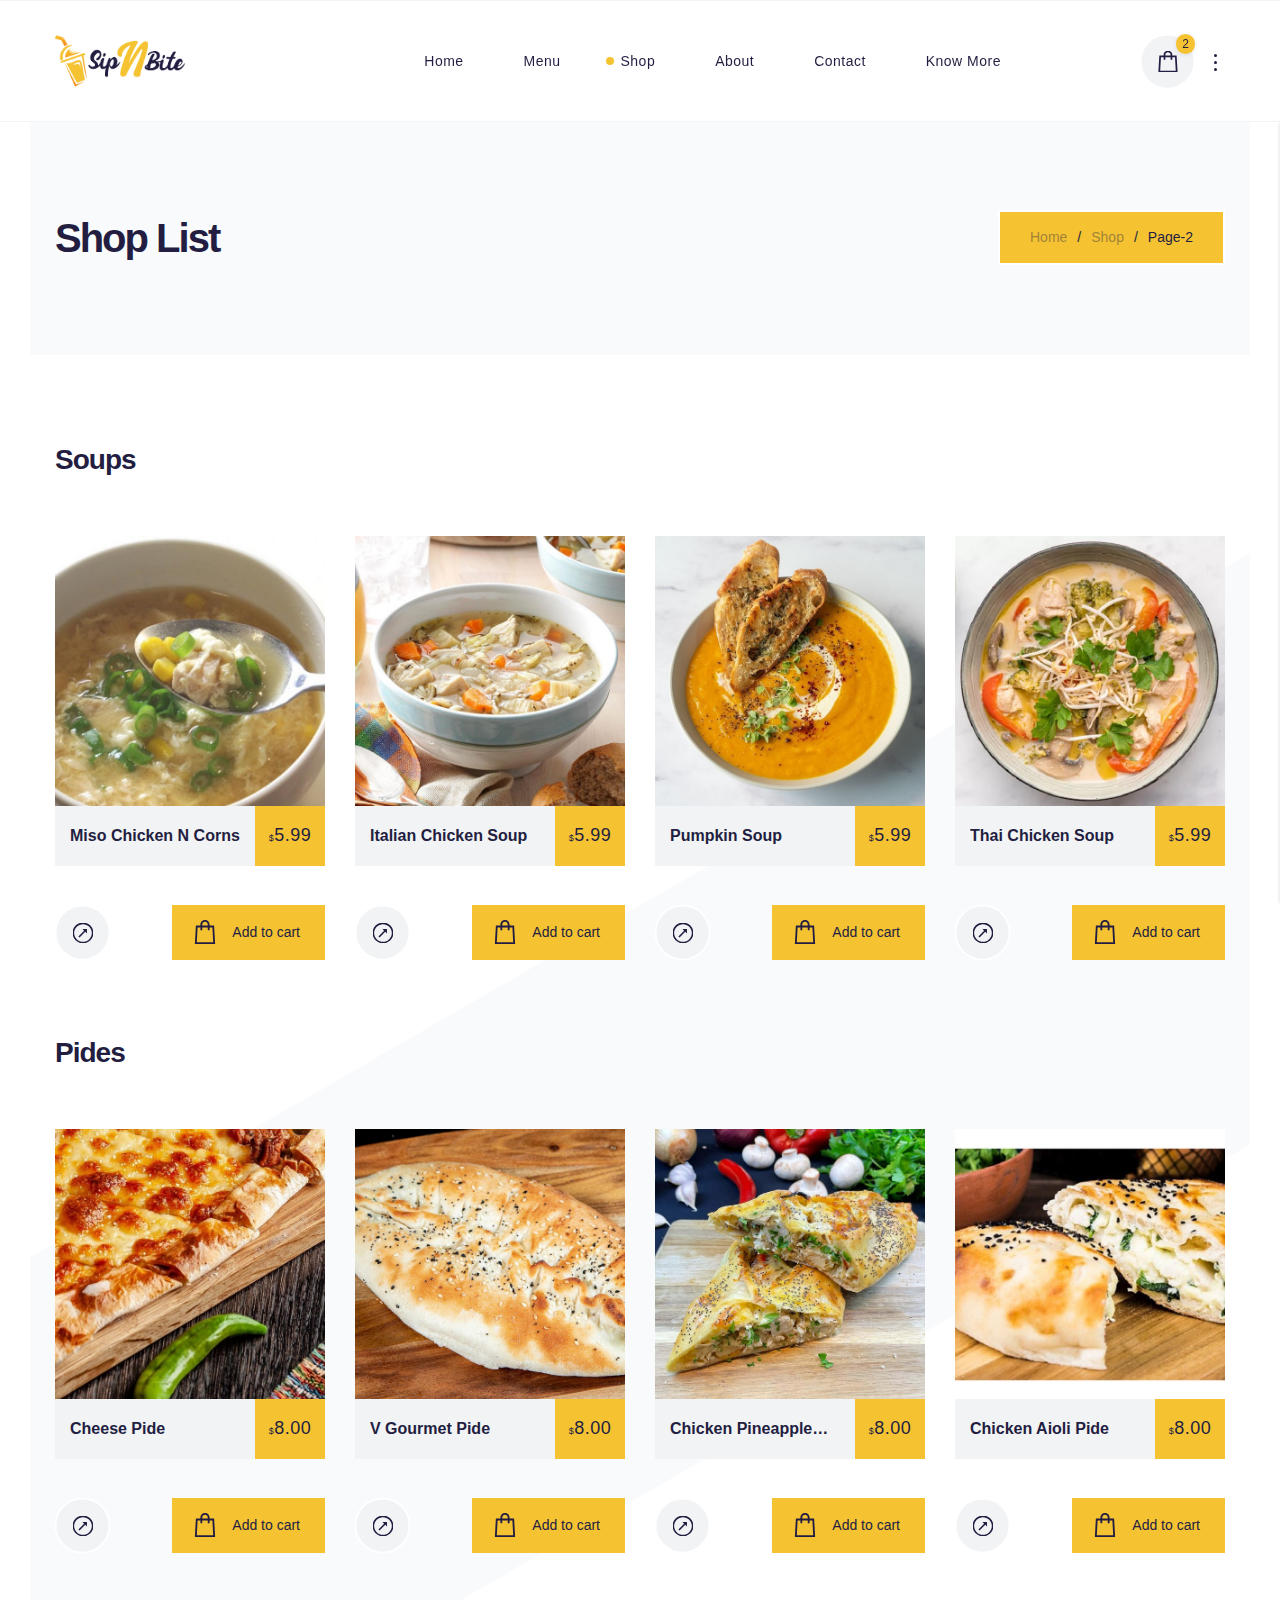
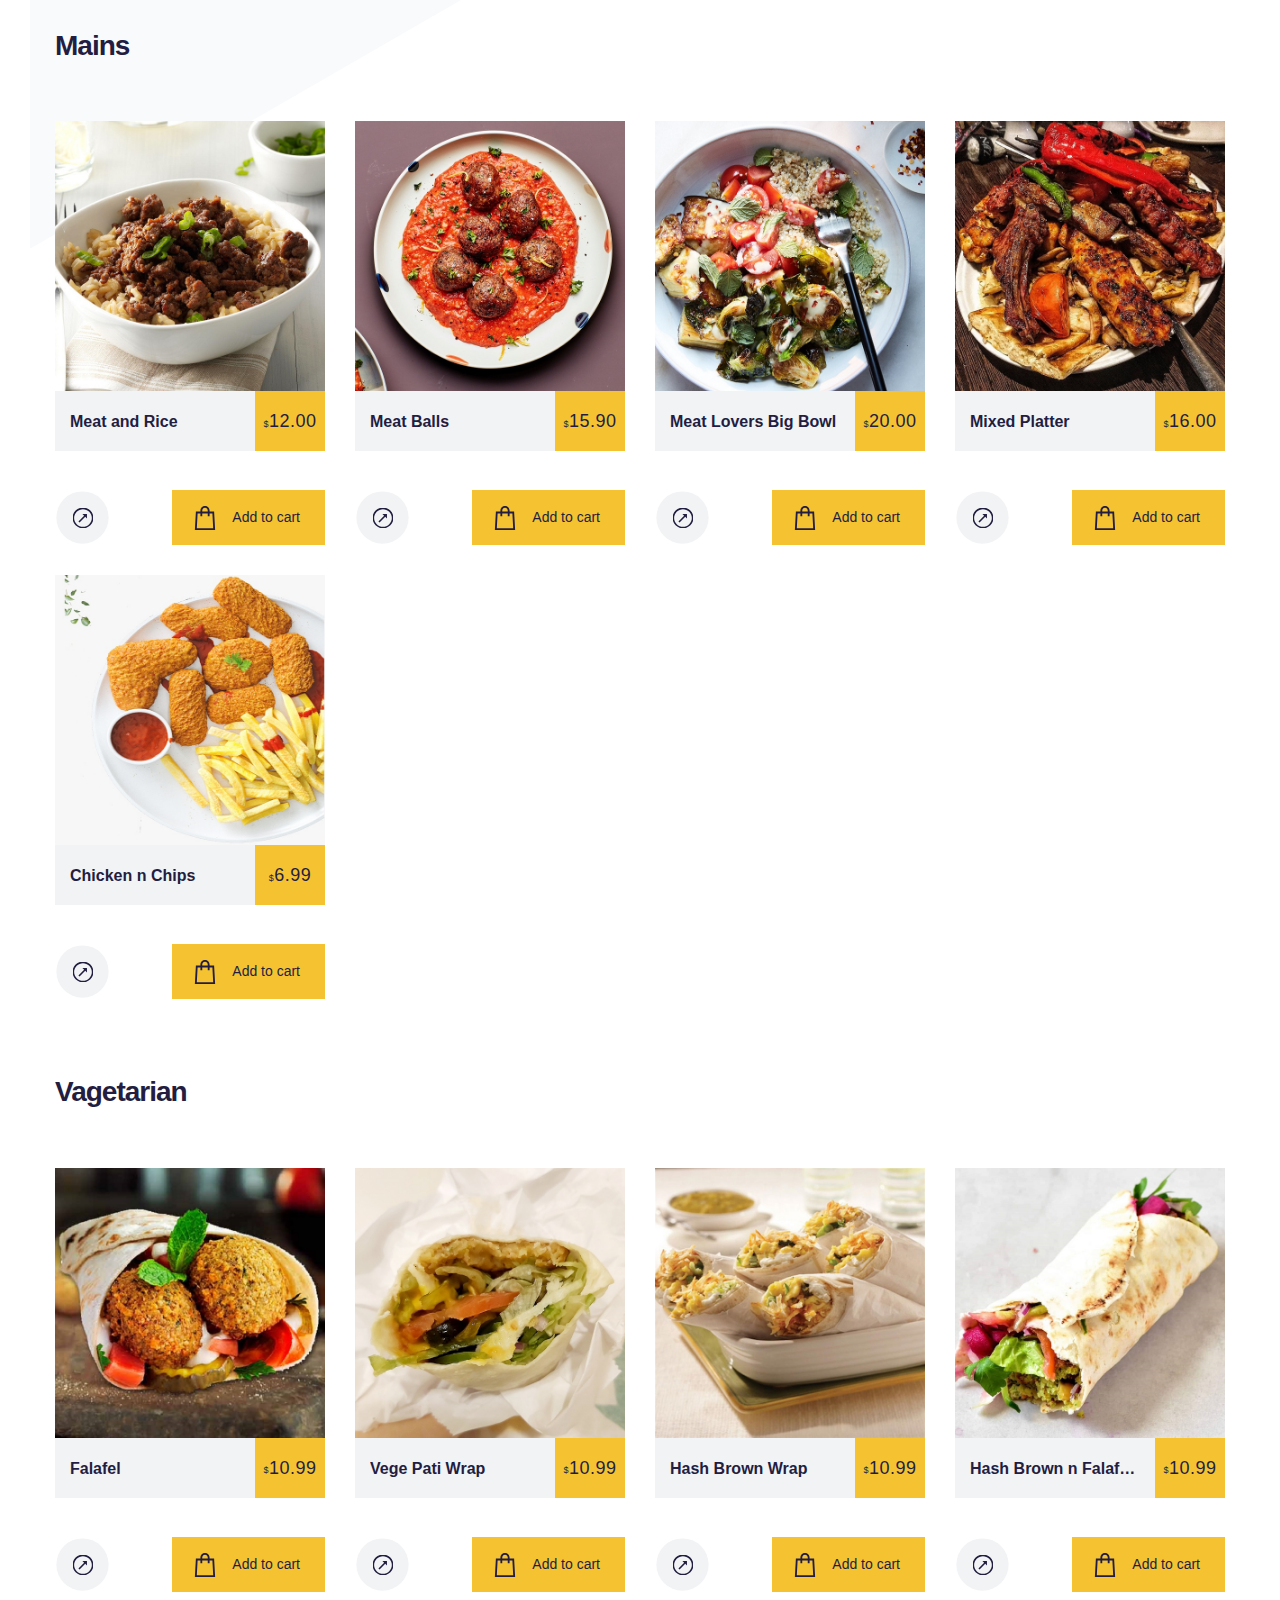
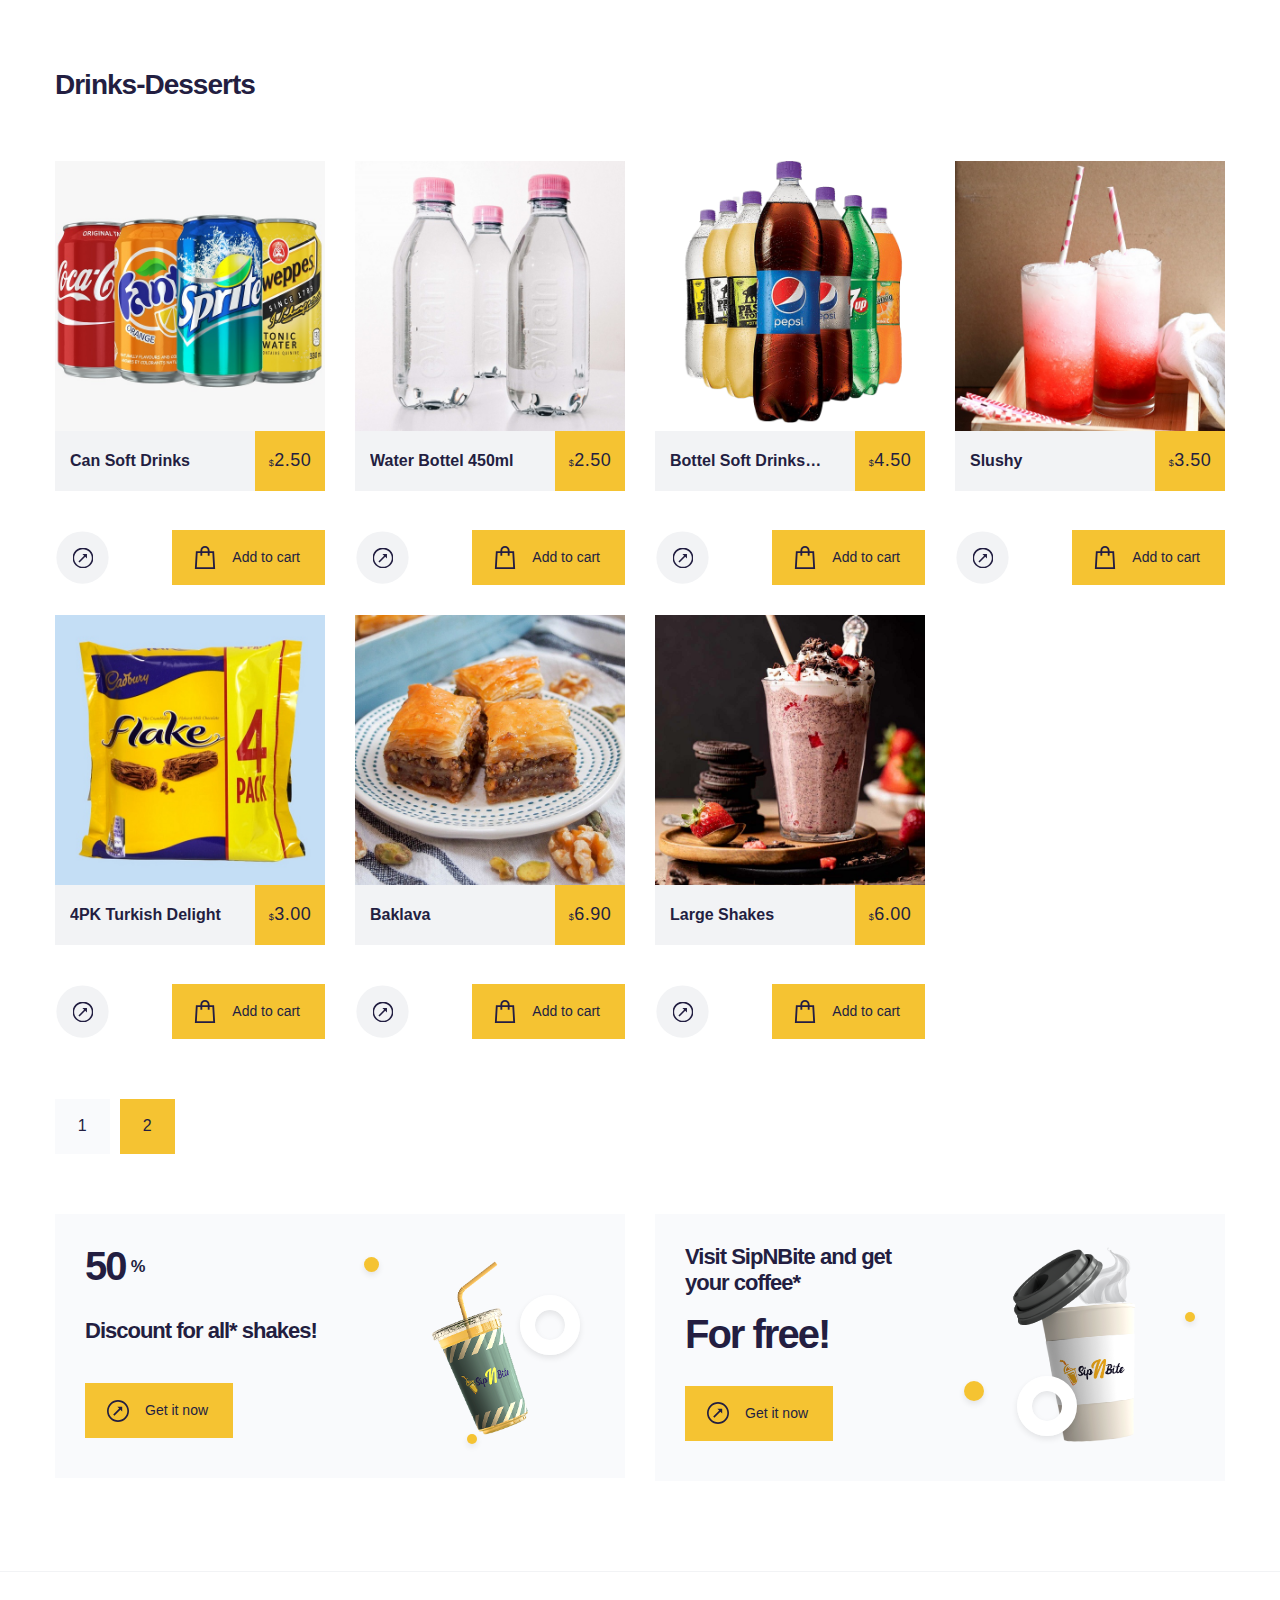
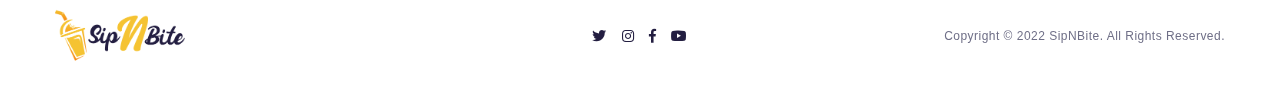
<file: shop-list-2.html>
<!DOCTYPE html>
<html lang="zxx">

<meta http-equiv="content-type" content="text/html;charset=utf-8" />

<head>
  <meta charset="UTF-8">
  <meta name="viewport" content="width=device-width, initial-scale=1.0">
  <meta http-equiv="X-UA-Compatible" content="ie=edge">
  <!-- color of address bar in mobile browser -->
  <meta name="theme-color" content="#F5C332">
  <!-- favicon  -->
  <link rel="shortcut icon" href="img/ui/logo.ico" type="image/x-icon">
  <!-- font awesome css -->
  <link rel="stylesheet" href="css/plugins/font-awesome.min.css">
  <!-- bootstrap css -->
  <link rel="stylesheet" href="css/plugins/bootstrap.min.css">
  <!-- swiper css -->
  <link rel="stylesheet" href="css/plugins/swiper.min.css">
  <!-- datepicker css -->
  <link rel="stylesheet" href="css/plugins/datepicker.css">
  <!-- mapbox css -->
  <link href="css/plugins/mapbox-style.css" rel='stylesheet'>
  <!-- fancybox css -->
  <link rel="stylesheet" href="css/plugins/fancybox.min.css">
  <!-- sipnbite css -->
  <link rel="stylesheet" href="css/style.css">
  <!-- page title -->
  <title>SipNBite</title>
</head>

<body>
  <!-- app wrapper -->
  <div class="sb-app">
    <!-- preloader -->
    <div class="sb-preloader">
      <div class="sb-preloader-bg"></div>
      <div class="sb-preloader-body">
        <div class="sb-loading">
          <div class="sb-percent"><span class="sb-preloader-number" data-count="101">00</span><span>%</span></div>
        </div>
        <div class="sb-loading-bar">
          <div class="sb-bar"></div>
        </div>
      </div>
    </div>
    <!-- preloader end -->
    <!-- click effect -->
    <div class="sb-click-effect"></div>
    <!-- loader -->
    <div class="sb-load"></div>
    <!-- top bar -->
    <div class="sb-top-bar-frame">
      <div class="sb-top-bar-bg"></div>
      <div class="container">
        <div class="sb-top-bar">
          <a href="index.html" class="sb-logo-frame">
            <!-- logo img -->
            <img src="img/ui/logo.png" alt="sipnbite">
          </a>
          <!-- menu -->
          <div class="sb-right-side">
            <nav id="sb-dynamic-menu" class="sb-menu-transition">
              <ul class="sb-navigation">
                <li>
                  <a href="index.html">Home</a>
                </li>
                <li>
                  <a href="menu.html">Menu</a>
                </li>
                <li class="sb-active">
                  <a href="shop.html">Shop</a>
                </li>
                <li>
                  <a href="about.html">About</a>

                </li>
                <li>
                  <a href="contact.html">Contact</a>
                </li>
                <li class="sb-has-children">
                  <a href="">Know More</a>
                  <ul>
                    <li><a href="gallery.html">Gallery</a></li>
                    <li><a href="reservation.html">Reservation</a></li>
                    <li><a href="faq.html">FAQ</a></li>
                  </ul>
                </li>
              </ul>
            </nav>
            <div class="sb-buttons-frame">
              <!-- button -->
              <div class="sb-btn sb-btn-2 sb-btn-gray sb-btn-icon sb-m-0 sb-btn-cart">
                <span class="sb-icon">
                  <img src="img/ui/icons/cart.svg" alt="icon">
                </span>
                <i class="sb-cart-number">2</i>
              </div>
              <!-- button end -->
              <!-- menu btn -->
              <div class="sb-menu-btn"><span></span></div>
              <!-- info btn -->
              <div class="sb-info-btn"><span></span></div>
            </div>
          </div>
        </div>
      </div>
      <!-- info bar -->
      <div class="sb-info-bar">
        <div class="sb-infobar-content">
          <div class="sb-ib-title-frame sb-mb-30">
            <h4>Contact</h4><i class="fas fa-arrow-down"></i>
          </div>
          <ul class="sb-list sb-mb-30">
            <li><b>Address:</b><span>25 Waverley Rd, Malvern East</span></li>
            <li><b>Working hours:</b><span> 11:00am - 01:30am</span></li>
            <li><b>Phone:</b><span> 03 9563 5738</span></li>
            <li><b>Email:</b><span>contact@sipnbite.com</span></li>
          </ul>
        </div>
        <div class="sb-info-bar-footer">
          <ul class="sb-social">
            <li><a href="#."><i class="fab fa-twitter"></i></a></li>
            <li><a href="#."><i class="fab fa-instagram"></i></a></li>
            <li><a href="#."><i class="fab fa-facebook-f"></i></a></li>
            <li><a href="#."><i class="fab fa-youtube"></i></a></li>
          </ul>
        </div>
      </div>
      <!-- info bar end -->
      <!-- minicart -->
      <div class="sb-minicart">
        <div class="sb-minicart-content">
          <div class="sb-ib-title-frame sb-mb-30">
            <h4>Your order.</h4><i class="fas fa-arrow-down"></i>
          </div>
          <a href="product.html" class="sb-menu-item sb-menu-item-sm sb-mb-15">
            <div class="sb-cover-frame">
              <img src="img/menu/kebabs/ck.jpg" alt="product">
            </div>
            <div class="sb-card-tp">
              <h4 class="sb-card-title">Chicken Kebab</h4>
              <div class="sb-price"><sub>$</sub> 10.99</div>
            </div>
          </a>
          <a href="product.html" class="sb-menu-item sb-menu-item-sm sb-mb-15">
            <div class="sb-cover-frame">
              <img src="img/menu/vegetarian/fw.jpg" alt="product">
            </div>
            <div class="sb-card-tp">
              <h4 class="sb-card-title">Falafel</h4>
              <div class="sb-price"><sub>$</sub> 10.99</div>
            </div>
          </a>
        </div>
        <div class="sb-minicart-footer">
          <!-- button -->
          <a href="cart.html" class="sb-btn sb-btn-gray sb-btn-text">
            <span>View order</span>
          </a>
          <!-- button end -->
          <!-- button -->
          <a href="checkout.html" class="sb-btn sb-btn-text">
            <span>Checkout</span>
          </a>
          <!-- button end -->
        </div>
      </div>
      <!-- minicart end -->
    </div>
    <!-- top bar end -->

    <!-- dynamic content -->
    <div id="sb-dynamic-content" class="sb-transition-fade">

      <!-- banner -->
      <section class="sb-banner sb-banner-xs sb-banner-color">
        <div class="container">
          <div class="row">
            <div class="col-lg-12">
              <!-- main title -->
              <div class="sb-main-title-frame">
                <div class="sb-main-title">
                  <h1 class="sb-h2">Shop List</h1>
                  <ul class="sb-breadcrumbs">
                    <li><a href="index.html">Home</a></li>
                    <li><a href="shop.html">Shop</a></li>
                    <li><a href="#.">Page-2</a></li>
                  </ul>
                </div>
              </div>
              <!-- main title end -->
            </div>
          </div>
        </div>
      </section>
      <!-- banner end -->

      <!-- shop list -->
      <section class="sb-menu-section sb-p-90-60">
        <div class="sb-bg-1">
          <div></div>
        </div>
        <div class="container">

          <!-- SOUPS -->
          <div class="sb-mb-60">
            <h2 class="sb-cate-title sb-mb-15">Soups</h2>
          </div>
          <div class="row">
            <div class="col-lg-3">
              <div class="sb-menu-item sb-mb-30">
                <a href="product.html" class="sb-cover-frame">
                  <img src="img/menu/soups/mcns.jpg" alt="product">
                </a>
                <div class="sb-card-tp">
                  <h4 class="sb-card-title"><a href="product.html">Miso Chicken N Corns</a></h4>
                  <div class="sb-price"><sub>$</sub> 5.99</div>
                </div>
                <br>
                <div class="sb-card-buttons-frame">
                  <!-- button -->
                  <a href="product.html" class="sb-btn sb-btn-2 sb-btn-gray sb-btn-icon sb-m-0">
                    <span class="sb-icon">
                      <img src="img/ui/icons/arrow.svg" alt="icon">
                    </span>
                  </a>
                  <!-- button end -->
                  <!-- button -->
                  <a href="#." class="sb-btn sb-atc">
                    <span class="sb-icon">
                      <img src="img/ui/icons/cart.svg" alt="icon">
                    </span>
                    <span class="sb-add-to-cart-text">Add to cart</span>
                    <span class="sb-added-text">Added</span>
                  </a>
                  <!-- button end -->
                </div>
              </div>
            </div>
            <div class="col-lg-3">
              <div class="sb-menu-item sb-mb-30">
                <a href="product.html" class="sb-cover-frame">
                  <img src="img/menu/soups/ics.jpg" alt="product">
                </a>
                <div class="sb-card-tp">
                  <h4 class="sb-card-title"><a href="product.html">Italian Chicken Soup</a></h4>
                  <div class="sb-price"><sub>$</sub> 5.99</div>
                </div>
                <br>
                <div class="sb-card-buttons-frame">
                  <!-- button -->
                  <a href="product.html" class="sb-btn sb-btn-2 sb-btn-gray sb-btn-icon sb-m-0">
                    <span class="sb-icon">
                      <img src="img/ui/icons/arrow.svg" alt="icon">
                    </span>
                  </a>
                  <!-- button end -->
                  <!-- button -->
                  <a href="#." class="sb-btn sb-atc">
                    <span class="sb-icon">
                      <img src="img/ui/icons/cart.svg" alt="icon">
                    </span>
                    <span class="sb-add-to-cart-text">Add to cart</span>
                    <span class="sb-added-text">Added</span>
                  </a>
                  <!-- button end -->
                </div>
              </div>
            </div>
            <div class="col-lg-3">
              <div class="sb-menu-item sb-mb-30">
                <a href="product.html" class="sb-cover-frame">
                  <img src="img/menu/soups/ps.jpg" alt="product">
                </a>
                <div class="sb-card-tp">
                  <h4 class="sb-card-title"><a href="product.html">Pumpkin Soup</a></h4>
                  <div class="sb-price"><sub>$</sub> 5.99</div>
                </div>
                <br>
                <div class="sb-card-buttons-frame">
                  <!-- button -->
                  <a href="product.html" class="sb-btn sb-btn-2 sb-btn-gray sb-btn-icon sb-m-0">
                    <span class="sb-icon">
                      <img src="img/ui/icons/arrow.svg" alt="icon">
                    </span>
                  </a>
                  <!-- button end -->
                  <!-- button -->
                  <a href="#." class="sb-btn sb-atc">
                    <span class="sb-icon">
                      <img src="img/ui/icons/cart.svg" alt="icon">
                    </span>
                    <span class="sb-add-to-cart-text">Add to cart</span>
                    <span class="sb-added-text">Added</span>
                  </a>
                  <!-- button end -->
                </div>
              </div>
            </div>
            <div class="col-lg-3">
              <div class="sb-menu-item sb-mb-30">
                <a href="product.html" class="sb-cover-frame">
                  <img src="img/menu/soups/tcs.jpg" alt="product">
                </a>
                <div class="sb-card-tp">
                  <h4 class="sb-card-title"><a href="product.html">Thai Chicken Soup</a></h4>
                  <div class="sb-price"><sub>$</sub> 5.99</div>
                </div>
                <br>
                <div class="sb-card-buttons-frame">
                  <!-- button -->
                  <a href="product.html" class="sb-btn sb-btn-2 sb-btn-gray sb-btn-icon sb-m-0">
                    <span class="sb-icon">
                      <img src="img/ui/icons/arrow.svg" alt="icon">
                    </span>
                  </a>
                  <!-- button end -->
                  <!-- button -->
                  <a href="#." class="sb-btn sb-atc">
                    <span class="sb-icon">
                      <img src="img/ui/icons/cart.svg" alt="icon">
                    </span>
                    <span class="sb-add-to-cart-text">Add to cart</span>
                    <span class="sb-added-text">Added</span>
                  </a>
                  <!-- button end -->
                </div>
              </div>
            </div>
          </div><br><br>

          <!-- PIDES -->

          <div class="sb-mb-60">
            <h2 class="sb-cate-title sb-mb-15">Pides</h2>
          </div>
          <div class="row">
            <div class="col-lg-3">
              <div class="sb-menu-item sb-mb-30">
                <a href="product.html" class="sb-cover-frame">
                  <img src="img/menu/pides/cp.jpg" alt="product">
                </a>
                <div class="sb-card-tp">
                  <h4 class="sb-card-title"><a href="product.html">Cheese Pide</a></h4>
                  <div class="sb-price"><sub>$</sub> 8.00</div>
                </div>
                <br>
                <div class="sb-card-buttons-frame">
                  <!-- button -->
                  <a href="product.html" class="sb-btn sb-btn-2 sb-btn-gray sb-btn-icon sb-m-0">
                    <span class="sb-icon">
                      <img src="img/ui/icons/arrow.svg" alt="icon">
                    </span>
                  </a>
                  <!-- button end -->
                  <!-- button -->
                  <a href="#." class="sb-btn sb-atc">
                    <span class="sb-icon">
                      <img src="img/ui/icons/cart.svg" alt="icon">
                    </span>
                    <span class="sb-add-to-cart-text">Add to cart</span>
                    <span class="sb-added-text">Added</span>
                  </a>
                  <!-- button end -->
                </div>
              </div>
            </div>
            <div class="col-lg-3">
              <div class="sb-menu-item sb-mb-30">
                <a href="product.html" class="sb-cover-frame">
                  <img src="img/menu/pides/vgp.jpg" alt="product">
                </a>
                <div class="sb-card-tp">
                  <h4 class="sb-card-title"><a href="product.html">V Gourmet Pide</a></h4>
                  <div class="sb-price"><sub>$</sub> 8.00</div>
                </div>
                <br>
                <div class="sb-card-buttons-frame">
                  <!-- button -->
                  <a href="product.html" class="sb-btn sb-btn-2 sb-btn-gray sb-btn-icon sb-m-0">
                    <span class="sb-icon">
                      <img src="img/ui/icons/arrow.svg" alt="icon">
                    </span>
                  </a>
                  <!-- button end -->
                  <!-- button -->
                  <a href="#." class="sb-btn sb-atc">
                    <span class="sb-icon">
                      <img src="img/ui/icons/cart.svg" alt="icon">
                    </span>
                    <span class="sb-add-to-cart-text">Add to cart</span>
                    <span class="sb-added-text">Added</span>
                  </a>
                  <!-- button end -->
                </div>
              </div>
            </div>
            <div class="col-lg-3">
              <div class="sb-menu-item sb-mb-30">
                <a href="product.html" class="sb-cover-frame">
                  <img src="img/menu/pides/cpp.jpg" alt="product">
                </a>
                <div class="sb-card-tp">
                  <h4 class="sb-card-title"><a href="product.html">Chicken Pineapple Pide</a></h4>
                  <div class="sb-price"><sub>$</sub> 8.00</div>
                </div>
                <br>
                <div class="sb-card-buttons-frame">
                  <!-- button -->
                  <a href="product.html" class="sb-btn sb-btn-2 sb-btn-gray sb-btn-icon sb-m-0">
                    <span class="sb-icon">
                      <img src="img/ui/icons/arrow.svg" alt="icon">
                    </span>
                  </a>
                  <!-- button end -->
                  <!-- button -->
                  <a href="#." class="sb-btn sb-atc">
                    <span class="sb-icon">
                      <img src="img/ui/icons/cart.svg" alt="icon">
                    </span>
                    <span class="sb-add-to-cart-text">Add to cart</span>
                    <span class="sb-added-text">Added</span>
                  </a>
                  <!-- button end -->
                </div>
              </div>
            </div>
            <div class="col-lg-3">
              <div class="sb-menu-item sb-mb-30">
                <a href="product.html" class="sb-cover-frame">
                  <img src="img/menu/pides/cap.jpg" alt="product">
                </a>
                <div class="sb-card-tp">
                  <h4 class="sb-card-title"><a href="product.html">Chicken Aioli Pide</a></h4>
                  <div class="sb-price"><sub>$</sub> 8.00</div>
                </div>
                <br>
                <div class="sb-card-buttons-frame">
                  <!-- button -->
                  <a href="product.html" class="sb-btn sb-btn-2 sb-btn-gray sb-btn-icon sb-m-0">
                    <span class="sb-icon">
                      <img src="img/ui/icons/arrow.svg" alt="icon">
                    </span>
                  </a>
                  <!-- button end -->
                  <!-- button -->
                  <a href="#." class="sb-btn sb-atc">
                    <span class="sb-icon">
                      <img src="img/ui/icons/cart.svg" alt="icon">
                    </span>
                    <span class="sb-add-to-cart-text">Add to cart</span>
                    <span class="sb-added-text">Added</span>
                  </a>
                  <!-- button end -->
                </div>
              </div>
            </div>
          </div><br><br>

          <!----- MAINS ----->
          <div class="sb-mb-60">
            <h2 class="sb-cate-title sb-mb-15">Mains</h2>
          </div>
          <div class="row">
            <div class="col-lg-3">
              <div class="sb-menu-item sb-mb-30">
                <a href="product.html" class="sb-cover-frame">
                  <img src="img/menu/mains/mar.jpg" alt="product">
                </a>
                <div class="sb-card-tp">
                  <h4 class="sb-card-title"><a href="product.html">Meat and Rice</a></h4>
                  <div class="sb-price"><sub>$</sub> 12.00</div>
                </div>
                <br>
                <div class="sb-card-buttons-frame">
                  <!-- button -->
                  <a href="product.html" class="sb-btn sb-btn-2 sb-btn-gray sb-btn-icon sb-m-0">
                    <span class="sb-icon">
                      <img src="img/ui/icons/arrow.svg" alt="icon">
                    </span>
                  </a>
                  <!-- button end -->
                  <!-- button -->
                  <a href="#." class="sb-btn sb-atc">
                    <span class="sb-icon">
                      <img src="img/ui/icons/cart.svg" alt="icon">
                    </span>
                    <span class="sb-add-to-cart-text">Add to cart</span>
                    <span class="sb-added-text">Added</span>
                  </a>
                  <!-- button end -->
                </div>
              </div>
            </div>
            <div class="col-lg-3">
              <div class="sb-menu-item sb-mb-30">
                <a href="product.html" class="sb-cover-frame">
                  <img src="img/menu/mains/mb.jpg" alt="product">
                </a>
                <div class="sb-card-tp">
                  <h4 class="sb-card-title"><a href="product.html">Meat Balls</a></h4>
                  <div class="sb-price"><sub>$</sub> 15.90</div>
                </div>
                <br>
                <div class="sb-card-buttons-frame">
                  <!-- button -->
                  <a href="product.html" class="sb-btn sb-btn-2 sb-btn-gray sb-btn-icon sb-m-0">
                    <span class="sb-icon">
                      <img src="img/ui/icons/arrow.svg" alt="icon">
                    </span>
                  </a>
                  <!-- button end -->
                  <!-- button -->
                  <a href="#." class="sb-btn sb-atc">
                    <span class="sb-icon">
                      <img src="img/ui/icons/cart.svg" alt="icon">
                    </span>
                    <span class="sb-add-to-cart-text">Add to cart</span>
                    <span class="sb-added-text">Added</span>
                  </a>
                  <!-- button end -->
                </div>
              </div>
            </div>
            <div class="col-lg-3">
              <div class="sb-menu-item sb-mb-30">
                <a href="product.html" class="sb-cover-frame">
                  <img src="img/menu/mains/mlbb.jpg" alt="product">
                </a>
                <div class="sb-card-tp">
                  <h4 class="sb-card-title"><a href="product.html">Meat Lovers Big Bowl</a></h4>
                  <div class="sb-price"><sub>$</sub> 20.00</div>
                </div>
                <br>
                <div class="sb-card-buttons-frame">
                  <!-- button -->
                  <a href="product.html" class="sb-btn sb-btn-2 sb-btn-gray sb-btn-icon sb-m-0">
                    <span class="sb-icon">
                      <img src="img/ui/icons/arrow.svg" alt="icon">
                    </span>
                  </a>
                  <!-- button end -->
                  <!-- button -->
                  <a href="#." class="sb-btn sb-atc">
                    <span class="sb-icon">
                      <img src="img/ui/icons/cart.svg" alt="icon">
                    </span>
                    <span class="sb-add-to-cart-text">Add to cart</span>
                    <span class="sb-added-text">Added</span>
                  </a>
                  <!-- button end -->
                </div>
              </div>
            </div>
            <div class="col-lg-3">
              <div class="sb-menu-item sb-mb-30">
                <a href="product.html" class="sb-cover-frame">
                  <img src="img/menu/mains/mp.jpg" alt="product">
                </a>
                <div class="sb-card-tp">
                  <h4 class="sb-card-title"><a href="product.html">Mixed Platter</a></h4>
                  <div class="sb-price"><sub>$</sub> 16.00</div>
                </div>
                <br>
                <div class="sb-card-buttons-frame">
                  <!-- button -->
                  <a href="product.html" class="sb-btn sb-btn-2 sb-btn-gray sb-btn-icon sb-m-0">
                    <span class="sb-icon">
                      <img src="img/ui/icons/arrow.svg" alt="icon">
                    </span>
                  </a>
                  <!-- button end -->
                  <!-- button -->
                  <a href="#." class="sb-btn sb-atc">
                    <span class="sb-icon">
                      <img src="img/ui/icons/cart.svg" alt="icon">
                    </span>
                    <span class="sb-add-to-cart-text">Add to cart</span>
                    <span class="sb-added-text">Added</span>
                  </a>
                  <!-- button end -->
                </div>
              </div>
            </div>
            <div class="col-lg-3">
              <div class="sb-menu-item sb-mb-30">
                <a href="product.html" class="sb-cover-frame">
                  <img src="img/menu/mains/cnc.jpg" alt="product">
                </a>
                <div class="sb-card-tp">
                  <h4 class="sb-card-title"><a href="product.html">Chicken n Chips</a></h4>
                  <div class="sb-price"><sub>$</sub> 6.99</div>
                </div>
                <br>
                <div class="sb-card-buttons-frame">
                  <!-- button -->
                  <a href="product.html" class="sb-btn sb-btn-2 sb-btn-gray sb-btn-icon sb-m-0">
                    <span class="sb-icon">
                      <img src="img/ui/icons/arrow.svg" alt="icon">
                    </span>
                  </a>
                  <!-- button end -->
                  <!-- button -->
                  <a href="#." class="sb-btn sb-atc">
                    <span class="sb-icon">
                      <img src="img/ui/icons/cart.svg" alt="icon">
                    </span>
                    <span class="sb-add-to-cart-text">Add to cart</span>
                    <span class="sb-added-text">Added</span>
                  </a>
                  <!-- button end -->
                </div>
              </div>
            </div>          
          </div><br><br>

          <!----- VEGETARIAN ----->
          <div class="sb-mb-60">
            <h2 class="sb-cate-title sb-mb-15">Vagetarian</h2>
          </div>
          <div class="row">
            <div class="col-lg-3">
              <div class="sb-menu-item sb-mb-30">
                <a href="product.html" class="sb-cover-frame">
                  <img src="img/menu/vegetarian/fw.jpg" alt="product">
                </a>
                <div class="sb-card-tp">
                  <h4 class="sb-card-title"><a href="product.html">Falafel</a></h4>
                  <div class="sb-price"><sub>$</sub> 10.99</div>
                </div>
                <br>
                <div class="sb-card-buttons-frame">
                  <!-- button -->
                  <a href="product.html" class="sb-btn sb-btn-2 sb-btn-gray sb-btn-icon sb-m-0">
                    <span class="sb-icon">
                      <img src="img/ui/icons/arrow.svg" alt="icon">
                    </span>
                  </a>
                  <!-- button end -->
                  <!-- button -->
                  <a href="#." class="sb-btn sb-atc">
                    <span class="sb-icon">
                      <img src="img/ui/icons/cart.svg" alt="icon">
                    </span>
                    <span class="sb-add-to-cart-text">Add to cart</span>
                    <span class="sb-added-text">Added</span>
                  </a>
                  <!-- button end -->
                </div>
              </div>
            </div>
            <div class="col-lg-3">
              <div class="sb-menu-item sb-mb-30">
                <a href="product.html" class="sb-cover-frame">
                  <img src="img/menu/vegetarian/vpw.jpg" alt="product">
                </a>
                <div class="sb-card-tp">
                  <h4 class="sb-card-title"><a href="product.html">Vege Pati Wrap</a></h4>
                  <div class="sb-price"><sub>$</sub> 10.99</div>
                </div>
                <br>
                <div class="sb-card-buttons-frame">
                  <!-- button -->
                  <a href="product.html" class="sb-btn sb-btn-2 sb-btn-gray sb-btn-icon sb-m-0">
                    <span class="sb-icon">
                      <img src="img/ui/icons/arrow.svg" alt="icon">
                    </span>
                  </a>
                  <!-- button end -->
                  <!-- button -->
                  <a href="#." class="sb-btn sb-atc">
                    <span class="sb-icon">
                      <img src="img/ui/icons/cart.svg" alt="icon">
                    </span>
                    <span class="sb-add-to-cart-text">Add to cart</span>
                    <span class="sb-added-text">Added</span>
                  </a>
                  <!-- button end -->
                </div>
              </div>
            </div>
            <div class="col-lg-3">
              <div class="sb-menu-item sb-mb-30">
                <a href="product.html" class="sb-cover-frame">
                  <img src="img/menu/vegetarian/hbw.jpg" alt="product">
                </a>
                <div class="sb-card-tp">
                  <h4 class="sb-card-title"><a href="product.html">Hash Brown Wrap</a></h4>
                  <div class="sb-price"><sub>$</sub> 10.99</div>
                </div>
                <br>
                <div class="sb-card-buttons-frame">
                  <!-- button -->
                  <a href="product.html" class="sb-btn sb-btn-2 sb-btn-gray sb-btn-icon sb-m-0">
                    <span class="sb-icon">
                      <img src="img/ui/icons/arrow.svg" alt="icon">
                    </span>
                  </a>
                  <!-- button end -->
                  <!-- button -->
                  <a href="#." class="sb-btn sb-atc">
                    <span class="sb-icon">
                      <img src="img/ui/icons/cart.svg" alt="icon">
                    </span>
                    <span class="sb-add-to-cart-text">Add to cart</span>
                    <span class="sb-added-text">Added</span>
                  </a>
                  <!-- button end -->
                </div>
              </div>
            </div>
            <div class="col-lg-3">
              <div class="sb-menu-item sb-mb-30">
                <a href="product.html" class="sb-cover-frame">
                  <img src="img/menu/vegetarian/hbfw.jpg" alt="product">
                </a>
                <div class="sb-card-tp">
                  <h4 class="sb-card-title"><a href="product.html">Hash Brown n Falafel Wrap</a></h4>
                  <div class="sb-price"><sub>$</sub> 10.99</div>
                </div>
                <br>
                <div class="sb-card-buttons-frame">
                  <!-- button -->
                  <a href="product.html" class="sb-btn sb-btn-2 sb-btn-gray sb-btn-icon sb-m-0">
                    <span class="sb-icon">
                      <img src="img/ui/icons/arrow.svg" alt="icon">
                    </span>
                  </a>
                  <!-- button end -->
                  <!-- button -->
                  <a href="#." class="sb-btn sb-atc">
                    <span class="sb-icon">
                      <img src="img/ui/icons/cart.svg" alt="icon">
                    </span>
                    <span class="sb-add-to-cart-text">Add to cart</span>
                    <span class="sb-added-text">Added</span>
                  </a>
                  <!-- button end -->
                </div>
              </div>
            </div>  
          </div><br><br>

          <!----- DRINKS-DESSERTS ----->
          <div class="sb-mb-60">
            <h2 class="sb-cate-title sb-mb-15">Drinks-Desserts</h2>
          </div>
          <div class="row">
            <div class="col-lg-3">
              <div class="sb-menu-item sb-mb-30">
                <a href="product.html" class="sb-cover-frame">
                  <img src="img/menu/drinks-desserts/csd.jpg" alt="product">
                </a>
                <div class="sb-card-tp">
                  <h4 class="sb-card-title"><a href="product.html">Can Soft Drinks</a></h4>
                  <div class="sb-price"><sub>$</sub> 2.50</div>
                </div>
                <br>
                <div class="sb-card-buttons-frame">
                  <!-- button -->
                  <a href="product.html" class="sb-btn sb-btn-2 sb-btn-gray sb-btn-icon sb-m-0">
                    <span class="sb-icon">
                      <img src="img/ui/icons/arrow.svg" alt="icon">
                    </span>
                  </a>
                  <!-- button end -->
                  <!-- button -->
                  <a href="#." class="sb-btn sb-atc">
                    <span class="sb-icon">
                      <img src="img/ui/icons/cart.svg" alt="icon">
                    </span>
                    <span class="sb-add-to-cart-text">Add to cart</span>
                    <span class="sb-added-text">Added</span>
                  </a>
                  <!-- button end -->
                </div>
              </div>
            </div>
            <div class="col-lg-3">
              <div class="sb-menu-item sb-mb-30">
                <a href="product.html" class="sb-cover-frame">
                  <img src="img/menu/drinks-desserts/wb.jpg" alt="product">
                </a>
                <div class="sb-card-tp">
                  <h4 class="sb-card-title"><a href="product.html">Water Bottel 450ml</a></h4>
                  <div class="sb-price"><sub>$</sub> 2.50</div>
                </div>
                <br>
                <div class="sb-card-buttons-frame">
                  <!-- button -->
                  <a href="product.html" class="sb-btn sb-btn-2 sb-btn-gray sb-btn-icon sb-m-0">
                    <span class="sb-icon">
                      <img src="img/ui/icons/arrow.svg" alt="icon">
                    </span>
                  </a>
                  <!-- button end -->
                  <!-- button -->
                  <a href="#." class="sb-btn sb-atc">
                    <span class="sb-icon">
                      <img src="img/ui/icons/cart.svg" alt="icon">
                    </span>
                    <span class="sb-add-to-cart-text">Add to cart</span>
                    <span class="sb-added-text">Added</span>
                  </a>
                  <!-- button end -->
                </div>
              </div>
            </div>
            <div class="col-lg-3">
              <div class="sb-menu-item sb-mb-30">
                <a href="product.html" class="sb-cover-frame">
                  <img src="img/menu/drinks-desserts/bsd.jpg" alt="product">
                </a>
                <div class="sb-card-tp">
                  <h4 class="sb-card-title"><a href="product.html">Bottel Soft Drinks 1.25L</a></h4>
                  <div class="sb-price"><sub>$</sub> 4.50</div>
                </div>
                <br>
                <div class="sb-card-buttons-frame">
                  <!-- button -->
                  <a href="product.html" class="sb-btn sb-btn-2 sb-btn-gray sb-btn-icon sb-m-0">
                    <span class="sb-icon">
                      <img src="img/ui/icons/arrow.svg" alt="icon">
                    </span>
                  </a>
                  <!-- button end -->
                  <!-- button -->
                  <a href="#." class="sb-btn sb-atc">
                    <span class="sb-icon">
                      <img src="img/ui/icons/cart.svg" alt="icon">
                    </span>
                    <span class="sb-add-to-cart-text">Add to cart</span>
                    <span class="sb-added-text">Added</span>
                  </a>
                  <!-- button end -->
                </div>
              </div>
            </div>
            <div class="col-lg-3">
              <div class="sb-menu-item sb-mb-30">
                <a href="product.html" class="sb-cover-frame">
                  <img src="img/menu/drinks-desserts/slu.jpg" alt="product">
                </a>
                <div class="sb-card-tp">
                  <h4 class="sb-card-title"><a href="product.html">Slushy</a></h4>
                  <div class="sb-price"><sub>$</sub> 3.50</div>
                </div>
                <br>
                <div class="sb-card-buttons-frame">
                  <!-- button -->
                  <a href="product.html" class="sb-btn sb-btn-2 sb-btn-gray sb-btn-icon sb-m-0">
                    <span class="sb-icon">
                      <img src="img/ui/icons/arrow.svg" alt="icon">
                    </span>
                  </a>
                  <!-- button end -->
                  <!-- button -->
                  <a href="#." class="sb-btn sb-atc">
                    <span class="sb-icon">
                      <img src="img/ui/icons/cart.svg" alt="icon">
                    </span>
                    <span class="sb-add-to-cart-text">Add to cart</span>
                    <span class="sb-added-text">Added</span>
                  </a>
                  <!-- button end -->
                </div>
              </div>
            </div>
            <div class="col-lg-3">
              <div class="sb-menu-item sb-mb-30">
                <a href="product.html" class="sb-cover-frame">
                  <img src="img/menu/drinks-desserts/td.jpg" alt="product">
                </a>
                <div class="sb-card-tp">
                  <h4 class="sb-card-title"><a href="product.html">4PK Turkish Delight</a></h4>
                  <div class="sb-price"><sub>$</sub> 3.00</div>
                </div>
                <br>
                <div class="sb-card-buttons-frame">
                  <!-- button -->
                  <a href="product.html" class="sb-btn sb-btn-2 sb-btn-gray sb-btn-icon sb-m-0">
                    <span class="sb-icon">
                      <img src="img/ui/icons/arrow.svg" alt="icon">
                    </span>
                  </a>
                  <!-- button end -->
                  <!-- button -->
                  <a href="#." class="sb-btn sb-atc">
                    <span class="sb-icon">
                      <img src="img/ui/icons/cart.svg" alt="icon">
                    </span>
                    <span class="sb-add-to-cart-text">Add to cart</span>
                    <span class="sb-added-text">Added</span>
                  </a>
                  <!-- button end -->
                </div>
              </div>
            </div>  
            <div class="col-lg-3">
              <div class="sb-menu-item sb-mb-30">
                <a href="product.html" class="sb-cover-frame">
                  <img src="img/menu/drinks-desserts/bak.jpg" alt="product">
                </a>
                <div class="sb-card-tp">
                  <h4 class="sb-card-title"><a href="product.html">Baklava</a></h4>
                  <div class="sb-price"><sub>$</sub> 6.90</div>
                </div>
                <br>
                <div class="sb-card-buttons-frame">
                  <!-- button -->
                  <a href="product.html" class="sb-btn sb-btn-2 sb-btn-gray sb-btn-icon sb-m-0">
                    <span class="sb-icon">
                      <img src="img/ui/icons/arrow.svg" alt="icon">
                    </span>
                  </a>
                  <!-- button end -->
                  <!-- button -->
                  <a href="#." class="sb-btn sb-atc">
                    <span class="sb-icon">
                      <img src="img/ui/icons/cart.svg" alt="icon">
                    </span>
                    <span class="sb-add-to-cart-text">Add to cart</span>
                    <span class="sb-added-text">Added</span>
                  </a>
                  <!-- button end -->
                </div>
              </div>
            </div>  
            <div class="col-lg-3">
              <div class="sb-menu-item sb-mb-30">
                <a href="product.html" class="sb-cover-frame">
                  <img src="img/menu/drinks-desserts/ls.jpg" alt="product">
                </a>
                <div class="sb-card-tp">
                  <h4 class="sb-card-title"><a href="product.html">Large Shakes</a></h4>
                  <div class="sb-price"><sub>$</sub> 6.00</div>
                </div>
                <br>
                <div class="sb-card-buttons-frame">
                  <!-- button -->
                  <a href="product.html" class="sb-btn sb-btn-2 sb-btn-gray sb-btn-icon sb-m-0">
                    <span class="sb-icon">
                      <img src="img/ui/icons/arrow.svg" alt="icon">
                    </span>
                  </a>
                  <!-- button end -->
                  <!-- button -->
                  <a href="#." class="sb-btn sb-atc">
                    <span class="sb-icon">
                      <img src="img/ui/icons/cart.svg" alt="icon">
                    </span>
                    <span class="sb-add-to-cart-text">Add to cart</span>
                    <span class="sb-added-text">Added</span>
                  </a>
                  <!-- button end -->
                </div>
              </div>
            </div>    
          </div>

          <div>
            <ul class="sb-pagination">
              <li><a href="shop-list-1.html">1</a></li>
              <li class="sb-active"><a href="#.">2</a></li>
            </ul>
          </div>
        </div>
      </section>
      <!-- shop list end -->

      <!-- promo -->
      <section class="sb-p-0-60">
        <div class="container">
          <div class="row">
            <div class="col-lg-6">
              <div class="sb-promo-frame sb-mb-30">
                <div class="sb-promo-content">
                  <div class="sb-text-frame">
                    <h3 class="sb-mb-10"> <b class="sb-h2">50</b> <sup>%</sup></h3>
                    <h3 class="sb-mb-15">Discount for all* shakes!</h3><br>
                    <!-- button -->
                    <a href="product.html" class="sb-btn sb-ppc">
                      <span class="sb-icon">
                        <img src="img/ui/icons/arrow.svg" alt="icon">
                      </span>
                      <span>Get it now</span>
                    </a>
                    <!-- button end -->
                  </div>
                  <div class="sb-image-frame">
                    <div class="sb-illustration-4">
                      <img src="img/illustrations/shakes.png" alt="shakes" class="sb-burger">
                      <div class="sb-cirkle-1"></div>
                      <div class="sb-cirkle-2"></div>
                      <div class="sb-cirkle-3"></div>
                    </div>
                  </div>
                </div>
              </div>
            </div>
            <div class="col-lg-6">
              <div class="sb-promo-frame sb-mb-30">
                <div class="sb-promo-content">
                  <div class="sb-text-frame">
                    <h3 class="sb-mb-15">Visit SipNBite and get your coffee*</h3>
                    <h3 class="sb-mb-10"><b class="sb-h2">For free!</b></h3>
                    <!-- button -->
                    <a href="product.html" class="sb-btn sb-ppc">
                      <span class="sb-icon">
                        <img src="img/ui/icons/arrow.svg" alt="icon">
                      </span>
                      <span>Get it now</span>
                    </a>
                    <!-- button end -->
                  </div>
                  <div class="sb-image-frame">
                    <div class="sb-illustration-5">
                      <img src="img/illustrations/cup.png" alt="cup" class="sb-cup">
                      <div class="sb-cirkle-1"></div>
                      <div class="sb-cirkle-2"></div>
                      <div class="sb-cirkle-3"></div>
                    </div>
                  </div>
                </div>
              </div>
            </div>
          </div>
        </div>
      </section>
      <!-- promo end -->

      <!-- footer -->
      <footer>
        <div class="container">
          <div class="sb-footer-frame">
            <a href="index.html" class="sb-logo-frame">
              <!-- logo img -->
              <img src="img/ui/logo.png" alt="sipnbite">
            </a>
            <ul class="sb-social">
              <li><a href="#."><i class="fab fa-twitter"></i></a></li>
              <li><a href="#."><i class="fab fa-instagram"></i></a></li>
              <li><a href="#."><i class="fab fa-facebook-f"></i></a></li>
              <li><a href="#."><i class="fab fa-youtube"></i></a></li>
            </ul>
            <div class="sb-copy">Copyright &copy; 2022 SipNBite. All Rights Reserved.</div>
          </div>
        </div>
      </footer>
      <!-- footer end -->

    </div>
    <!-- dynamic content end -->

  </div>
  <!-- app wrapper end -->

  <!-- jquery js -->
  <script src="js/plugins/jquery.min.js"></script>
  <!-- smooth scroll js -->
  <script src="js/plugins/smooth-scroll.js"></script>
  <!-- swup js -->
  <script src="js/plugins/swup.min.js"></script>
  <!-- swiper js -->
  <script src="js/plugins/swiper.min.js"></script>
  <!-- datepicker js -->
  <script src="js/plugins/datepicker.js"></script>
  <!-- isotope js -->
  <script src="js/plugins/isotope.js"></script>
  <!-- sticky -->
  <script src="js/plugins/sticky.js"></script>
  <!-- mapbox js -->
  <script src="js/plugins/mapbox.min.js"></script>
  <!-- fancybox js -->
  <script src="js/plugins/fancybox.min.js"></script>
  <!-- sipnbite js -->
  <script src="js/main.js"></script>

</body>


</html>
</file>
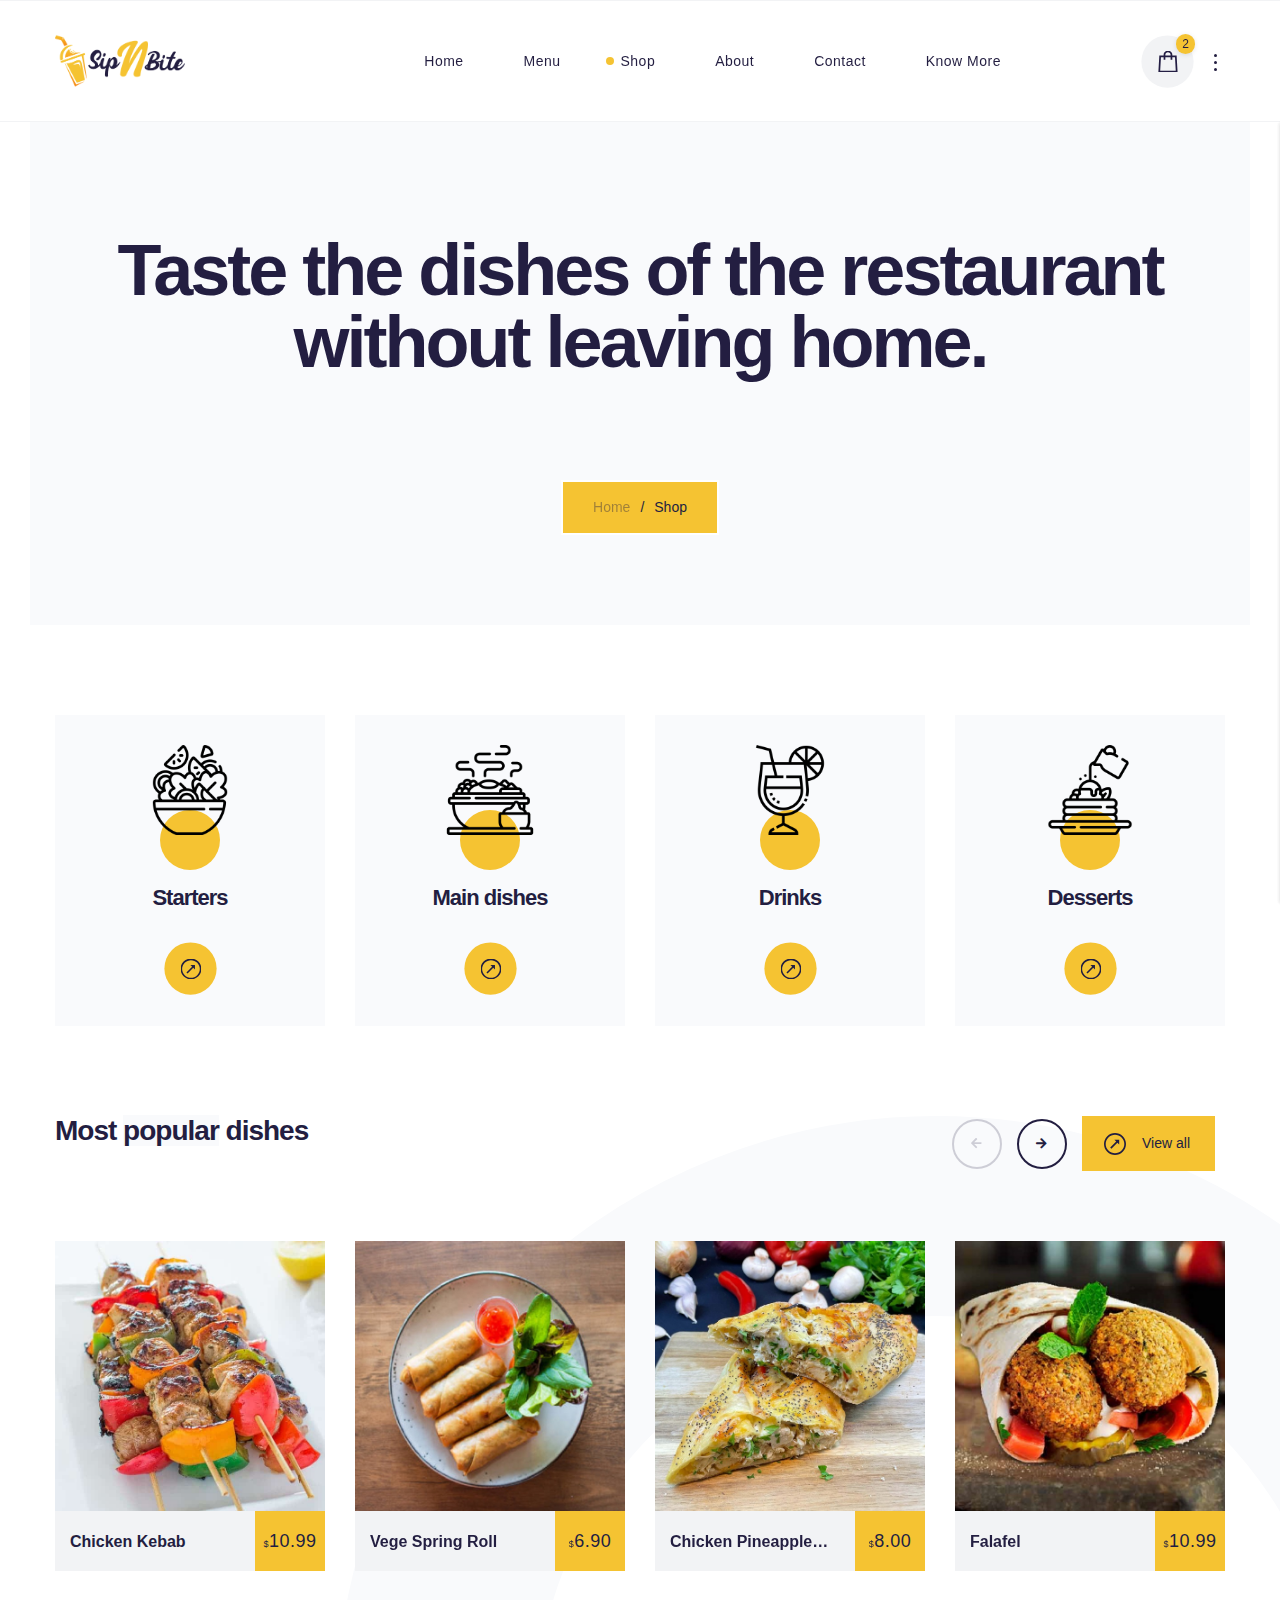
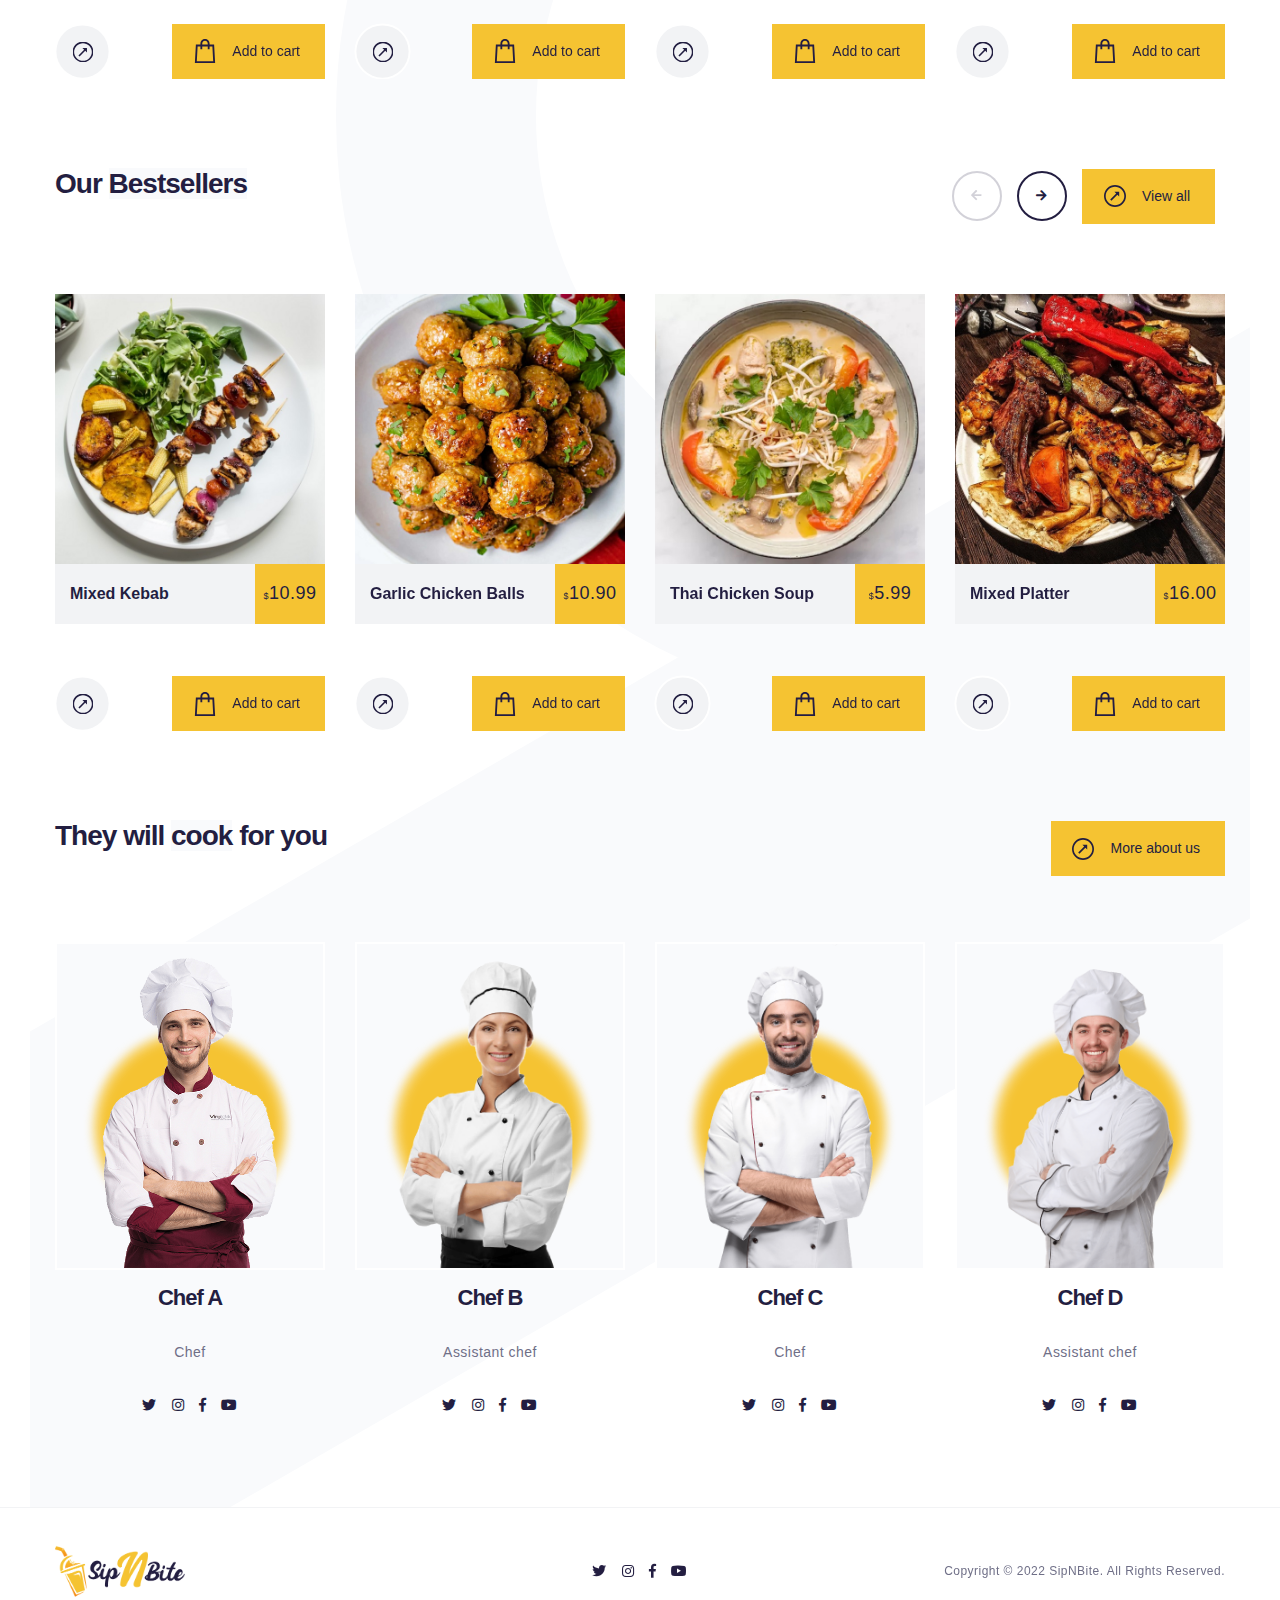
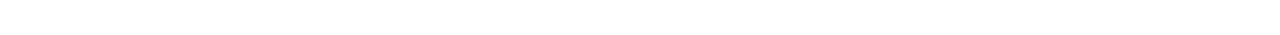
<file: shop.html>
<!DOCTYPE html>
<html lang="zxx">

<meta http-equiv="content-type" content="text/html;charset=utf-8" />
<head>
  <meta charset="UTF-8">
  <meta name="viewport" content="width=device-width, initial-scale=1.0">
  <meta http-equiv="X-UA-Compatible" content="ie=edge">
  <!-- color of address bar in mobile browser -->
  <meta name="theme-color" content="#F5C332">
  <!-- favicon  -->
  <link rel="shortcut icon" href="img/ui/logo.ico" type="image/x-icon">
  <!-- font awesome css -->
  <link rel="stylesheet" href="css/plugins/font-awesome.min.css">
  <!-- bootstrap css -->
  <link rel="stylesheet" href="css/plugins/bootstrap.min.css">
  <!-- swiper css -->
  <link rel="stylesheet" href="css/plugins/swiper.min.css">
  <!-- datepicker css -->
  <link rel="stylesheet" href="css/plugins/datepicker.css">
  <!-- mapbox css -->
  <link href="css/plugins/mapbox-style.css" rel='stylesheet'>
  <!-- fancybox css -->
  <link rel="stylesheet" href="css/plugins/fancybox.min.css">
  <!-- sipnbite css -->
  <link rel="stylesheet" href="css/style.css">
  <!-- page title -->
  <title>SipNBite</title>
</head>

<body>
  <!-- app wrapper -->
  <div class="sb-app">
    <!-- preloader -->
    <div class="sb-preloader">
      <div class="sb-preloader-bg"></div>
      <div class="sb-preloader-body">
        <div class="sb-loading">
          <div class="sb-percent"><span class="sb-preloader-number" data-count="101">00</span><span>%</span></div>
        </div>
        <div class="sb-loading-bar">
          <div class="sb-bar"></div>
        </div>
      </div>
    </div>
    <!-- preloader end -->
    <!-- click effect -->
    <div class="sb-click-effect"></div>
    <!-- loader -->
    <div class="sb-load"></div>
    <!-- top bar -->
    <div class="sb-top-bar-frame">
      <div class="sb-top-bar-bg"></div>
      <div class="container">
        <div class="sb-top-bar">
          <a href="index.html" class="sb-logo-frame">
            <!-- logo img -->
            <img src="img/ui/logo.png" alt="SipNBite">
          </a>
          <!-- menu -->
          <div class="sb-right-side">
            <nav id="sb-dynamic-menu" class="sb-menu-transition">
              <ul class="sb-navigation">
                <li>
                  <a href="index.html">Home</a>
                </li>
                <li>
                  <a href="menu.html">Menu</a>
                </li>
                <li class="sb-active">
                  <a href="shop.html">Shop</a>
                </li>
                <li>
                  <a href="about.html">About</a>
                </li>
                <li>
                  <a href="contact.html">Contact</a>
                </li>
                <li class="sb-has-children">
                  <a href="">Know More</a>
                  <ul>
                    <li><a href="gallery.html">Gallery</a></li>
                    <li><a href="reservation.html">Reservation</a></li>
                    <li><a href="faq.html">FAQ</a></li>
                  </ul>
                </li>
              </ul>
            </nav>
            <div class="sb-buttons-frame">
              <!-- button -->
              <div class="sb-btn sb-btn-2 sb-btn-gray sb-btn-icon sb-m-0 sb-btn-cart">
                <span class="sb-icon">
                  <img src="img/ui/icons/cart.svg" alt="icon">
                </span>
                <i class="sb-cart-number">2</i>
              </div>
              <!-- button end -->
              <!-- menu btn -->
              <div class="sb-menu-btn"><span></span></div>
              <!-- info btn -->
              <div class="sb-info-btn"><span></span></div>
            </div>
          </div>
        </div>
      </div>
      <!-- info bar -->
      <div class="sb-info-bar">
        <div class="sb-infobar-content">
          <div class="sb-ib-title-frame sb-mb-30">
            <h4>Contact</h4><i class="fas fa-arrow-down"></i>
          </div>
          <ul class="sb-list sb-mb-30">
            <li><b>Address:</b><span>25 Waverley Rd, Malvern East</span></li>
            <li><b>Working hours:</b><span> 11:00am - 01:30am</span></li>
            <li><b>Phone:</b><span> 03 9563 5738</span></li>
            <li><b>Email:</b><span>contact@sipnbite.com</span></li>
          </ul>
        </div>
        <div class="sb-info-bar-footer">
          <ul class="sb-social">
            <li><a href="#."><i class="fab fa-twitter"></i></a></li>
            <li><a href="#."><i class="fab fa-instagram"></i></a></li>
            <li><a href="#."><i class="fab fa-facebook-f"></i></a></li>
            <li><a href="#."><i class="fab fa-youtube"></i></a></li>
          </ul>
        </div>
      </div>
      <!-- info bar end -->
      <!-- minicart -->
      <div class="sb-minicart">
        <div class="sb-minicart-content">
          <div class="sb-ib-title-frame sb-mb-30">
            <h4>Your order.</h4><i class="fas fa-arrow-down"></i>
          </div>
          <a href="product.html" class="sb-menu-item sb-menu-item-sm sb-mb-15">
            <div class="sb-cover-frame">
              <img src="img/menu/kebabs/ck.jpg" alt="product">
            </div>
            <div class="sb-card-tp">
              <h4 class="sb-card-title">Chicken Kebab</h4>
              <div class="sb-price"><sub>$</sub> 10.99</div>
            </div>
          </a>
          <a href="product.html" class="sb-menu-item sb-menu-item-sm sb-mb-15">
            <div class="sb-cover-frame">
              <img src="img/menu/vegetarian/fw.jpg" alt="product">
            </div>
            <div class="sb-card-tp">
              <h4 class="sb-card-title">Falafel</h4>
              <div class="sb-price"><sub>$</sub> 10.99</div>
            </div>
          </a>
        </div>
        <div class="sb-minicart-footer">
          <!-- button -->
          <a href="cart.html" class="sb-btn sb-btn-gray sb-btn-text">
            <span>View order</span>
          </a>
          <!-- button end -->
          <!-- button -->
          <a href="checkout.html" class="sb-btn sb-btn-text">
            <span>Checkout</span>
          </a>
          <!-- button end -->
        </div>
      </div>
      <!-- minicart end -->
    </div>
    <!-- top bar end -->

    <!-- dynamic content -->
    <div id="sb-dynamic-content" class="sb-transition-fade">

      <!-- banner -->
      <section class="sb-banner sb-banner-sm sb-banner-color">
        <div class="container">
          <div class="row">
            <div class="col-lg-12">
              <!-- main title -->
              <div class="sb-main-title-frame">
                <div class="sb-main-title text-center"><br>
                  <h1 class="sb-mb-30">Taste the dishes of the restaurant without leaving home.</h1>
                  <br><br><br>
                  <ul class="sb-breadcrumbs">
                    <li><a href="index.html">Home</a></li>
                    <li><a href="#.">Shop</a></li>
                  </ul>
                </div>
              </div>
              <!-- main title end -->
            </div>
          </div>
        </div>
      </section>
      <!-- banner end -->

      <!-- categories -->
      <section class="sb-p-90-60">
        <div class="container">
          <div class="row">
            <div class="col-lg-3">
              <div class="sb-categorie-card sb-mb-30">
                <div class="sb-card-body">
                  <div class="sb-category-icon">
                    <img src="img/categories/1.png" alt="icon">
                  </div>
                  <div class="sb-card-descr">
                    <h3 class="sb-mb-10">Starters</h3>
                    <!--<p class="sb-text sb-mb-15"></p>-->
                    <!-- button -->
                    <a href="shop-list-1.html" class="sb-btn sb-btn-2 sb-btn-icon sb-m-0">
                      <span class="sb-icon">
                        <img src="img/ui/icons/arrow.svg" alt="icon">
                      </span>
                    </a>
                    <!-- button end -->
                  </div>
                </div>
              </div>
            </div>
            <div class="col-lg-3">
              <div class="sb-categorie-card sb-mb-30">
                <div class="sb-card-body">
                  <div class="sb-category-icon">
                    <img src="img/categories/2.png" alt="icon">
                  </div>
                  <div class="sb-card-descr">
                    <h3 class="sb-mb-10">Main dishes</h3>
                    <!--<p class="sb-text sb-mb-15">Lorem ipsum dolor sit amet, consectetur adipisicing.</p>-->
                    <!-- button -->
                    <a href="shop-list-1.html" class="sb-btn sb-btn-2 sb-btn-icon sb-m-0">
                      <span class="sb-icon">
                        <img src="img/ui/icons/arrow.svg" alt="icon">
                      </span>
                    </a>
                    <!-- button end -->
                  </div>
                </div>
              </div>
            </div>
            <div class="col-lg-3">
              <div class="sb-categorie-card sb-mb-30">
                <div class="sb-card-body">
                  <div class="sb-category-icon">
                    <img src="img/categories/3.png" alt="icon">
                  </div>
                  <div class="sb-card-descr">
                    <h3 class="sb-mb-10">Drinks</h3>
                    <!--<p class="sb-text sb-mb-15">Lorem ipsum dolor sit amet, consectetur adipisicing.</p>-->
                    <!-- button -->
                    <a href="shop-list-1.html" class="sb-btn sb-btn-2 sb-btn-icon sb-m-0">
                      <span class="sb-icon">
                        <img src="img/ui/icons/arrow.svg" alt="icon">
                      </span>
                    </a>
                    <!-- button end -->
                  </div>
                </div>
              </div>
            </div>
            <div class="col-lg-3">
              <div class="sb-categorie-card sb-mb-30">
                <div class="sb-card-body">
                  <div class="sb-category-icon">
                    <img src="img/categories/4.png" alt="icon">
                  </div>
                  <div class="sb-card-descr">
                    <h3 class="sb-mb-10">Desserts</h3>
                    <!--<p class="sb-text sb-mb-15">Lorem ipsum dolor sit amet, consectetur adipisicing.</p>-->
                    <!-- button -->
                    <a href="shop-list-1.html" class="sb-btn sb-btn-2 sb-btn-icon sb-m-0">
                      <span class="sb-icon">
                        <img src="img/ui/icons/arrow.svg" alt="icon">
                      </span>
                    </a>
                    <!-- button end -->
                  </div>
                </div>
              </div>
            </div>
          </div>
        </div>
      </section>
      <!-- categories end -->

      <!-- short menu -->
      <section class="sb-short-menu sb-p-0-90">
        <div class="sb-bg-2">
          <div></div>
        </div>
        <div class="container">
          <div class="sb-group-title sb-mb-30">
            <div class="sb-left sb-mb-30">
              <h2 class="sb-cate-title sb-mb-30">Most <span>popular</span> dishes</h2>
            </div>
            <div class="sb-right sb-mb-30">
              <!-- slider navigation -->
              <div class="sb-slider-nav">
                <div class="sb-prev-btn sb-short-menu-prev"><i class="fas fa-arrow-left"></i></div>
                <div class="sb-next-btn sb-short-menu-next"><i class="fas fa-arrow-right"></i></div>
              </div>
              <!-- slider navigation end -->
              <!-- button -->
              <a href="shop-list-1.html" class="sb-btn">
                <span class="sb-icon">
                  <img src="img/ui/icons/arrow.svg" alt="icon">
                </span>
                <span>View all</span>
              </a>
              <!-- button end -->
            </div>
          </div>
          <div class="swiper-container sb-short-menu-slider-4i">
            <div class="swiper-wrapper">
              <div class="swiper-slide">
                <div class="sb-menu-item">
                  <a href="product.html" class="sb-cover-frame">
                    <img src="img/menu/kebabs/ck.jpg" alt="product">
                  </a>
                  <div class="sb-card-tp">
                    <h4 class="sb-card-title"><a href="product.html">Chicken Kebab</a></h4>
                    <div class="sb-price"><sub>$</sub> 10.99</div>
                  </div>
                  <div class="sb-description">
                    <p class="sb-text sb-mb-15"><span><br></span></p>
                  </div>
                  <div class="sb-card-buttons-frame">
                    <!-- button -->
                    <a href="product.html" class="sb-btn sb-btn-2 sb-btn-gray sb-btn-icon sb-m-0">
                      <span class="sb-icon">
                        <img src="img/ui/icons/arrow.svg" alt="icon">
                      </span>
                    </a>
                    <!-- button end -->
                    <!-- button -->
                    <a href="#." class="sb-btn sb-atc">
                      <span class="sb-icon">
                        <img src="img/ui/icons/cart.svg" alt="icon">
                      </span>
                      <span class="sb-add-to-cart-text">Add to cart</span>
                      <span class="sb-added-text">Added</span>
                    </a>
                    <!-- button end -->
                  </div>
                </div>
              </div>
              <div class="swiper-slide">
                <div class="sb-menu-item">
                  <a href="product.html" class="sb-cover-frame">
                    <img src="img/menu/sides/vsr.jpg" alt="product">
                  </a>
                  <div class="sb-card-tp">
                    <h4 class="sb-card-title"><a href="product.html">Vege Spring Roll</a></h4>
                    <div class="sb-price"><sub>$</sub> 6.90</div>
                  </div>
                  <div class="sb-description">
                    <p class="sb-text sb-mb-15"><span></br></span></p>
                  </div>
                  <div class="sb-card-buttons-frame">
                    <!-- button -->
                    <a href="product.html" class="sb-btn sb-btn-2 sb-btn-gray sb-btn-icon sb-m-0">
                      <span class="sb-icon">
                        <img src="img/ui/icons/arrow.svg" alt="icon">
                      </span>
                    </a>
                    <!-- button end -->
                    <!-- button -->
                    <a href="#." class="sb-btn sb-atc">
                      <span class="sb-icon">
                        <img src="img/ui/icons/cart.svg" alt="icon">
                      </span>
                      <span class="sb-add-to-cart-text">Add to cart</span>
                      <span class="sb-added-text">Added</span>
                    </a>
                    <!-- button end -->
                  </div>
                </div>
              </div>
              <div class="swiper-slide">
                <div class="sb-menu-item">
                  <a href="product.html" class="sb-cover-frame">
                    <img src="img/menu/pides/cpp.jpg" alt="product">
                  </a>
                  <div class="sb-card-tp">
                    <h4 class="sb-card-title"><a href="product.html">Chicken Pineapple Pide</a></h4>
                    <div class="sb-price"><sub>$</sub> 8.00</div>
                  </div>
                  <div class="sb-description">
                    <p class="sb-text sb-mb-15"><span><br></span></p>
                  </div>
                  <div class="sb-card-buttons-frame">
                    <!-- button -->
                    <a href="product.html" class="sb-btn sb-btn-2 sb-btn-gray sb-btn-icon sb-m-0">
                      <span class="sb-icon">
                        <img src="img/ui/icons/arrow.svg" alt="icon">
                      </span>
                    </a>
                    <!-- button end -->
                    <!-- button -->
                    <a href="#." class="sb-btn sb-atc">
                      <span class="sb-icon">
                        <img src="img/ui/icons/cart.svg" alt="icon">
                      </span>
                      <span class="sb-add-to-cart-text">Add to cart</span>
                      <span class="sb-added-text">Added</span>
                    </a>
                    <!-- button end -->
                  </div>
                </div>
              </div>
              <div class="swiper-slide">
                <div class="sb-menu-item">
                  <a href="product.html" class="sb-cover-frame">
                    <img src="img/menu/vegetarian/fw.jpg" alt="product">
                  </a>
                  <div class="sb-card-tp">
                    <h4 class="sb-card-title"><a href="product.html">Falafel</a></h4>
                    <div class="sb-price"><sub>$</sub> 10.99</div>
                  </div>
                  <div class="sb-description">
                    <p class="sb-text sb-mb-15"><span><br></span></p>
                  </div>
                  <div class="sb-card-buttons-frame">
                    <!-- button -->
                    <a href="product.html" class="sb-btn sb-btn-2 sb-btn-gray sb-btn-icon sb-m-0">
                      <span class="sb-icon">
                        <img src="img/ui/icons/arrow.svg" alt="icon">
                      </span>
                    </a>
                    <!-- button end -->
                    <!-- button -->
                    <a href="#." class="sb-btn sb-atc">
                      <span class="sb-icon">
                        <img src="img/ui/icons/cart.svg" alt="icon">
                      </span>
                      <span class="sb-add-to-cart-text">Add to cart</span>
                      <span class="sb-added-text">Added</span>
                    </a>
                    <!-- button end -->
                  </div>
                </div>
              </div>
              <div class="swiper-slide">
                <div class="sb-menu-item">
                  <a href="product.html" class="sb-cover-frame">
                    <img src="img/menu/kebabs/lk.jpg" alt="product">
                  </a>
                  <div class="sb-card-tp">
                    <h4 class="sb-card-title"><a href="product.html">Lamb Kebab</a></h4>
                    <div class="sb-price"><sub>$</sub> 10.99</div>
                  </div>
                  <div class="sb-description">
                    <p class="sb-text sb-mb-15"><span><br></span></p>
                  </div>
                  <div class="sb-card-buttons-frame">
                    <!-- button -->
                    <a href="product.html" class="sb-btn sb-btn-2 sb-btn-gray sb-btn-icon sb-m-0">
                      <span class="sb-icon">
                        <img src="img/ui/icons/arrow.svg" alt="icon">
                      </span>
                    </a>
                    <!-- button end -->
                    <!-- button -->
                    <a href="#." class="sb-btn sb-atc">
                      <span class="sb-icon">
                        <img src="img/ui/icons/cart.svg" alt="icon">
                      </span>
                      <span class="sb-add-to-cart-text">Add to cart</span>
                      <span class="sb-added-text">Added</span>
                    </a>
                    <!-- button end -->
                  </div>
                </div>
              </div>
              <div class="swiper-slide">
                <div class="sb-menu-item">
                  <a href="product.html" class="sb-cover-frame">
                    <img src="img/menu/vegetarian/hbw.jpg" alt="product">
                  </a>
                  <div class="sb-card-tp">
                    <h4 class="sb-card-title"><a href="product.html">Hash Brown Wrap</a></h4>
                    <div class="sb-price"><sub>$</sub> 10.99</div>
                  </div>
                  <div class="sb-description">
                    <p class="sb-text sb-mb-15"><span><br></span></p>
                  </div>
                  <div class="sb-card-buttons-frame">
                    <!-- button -->
                    <a href="product.html" class="sb-btn sb-btn-2 sb-btn-gray sb-btn-icon sb-m-0">
                      <span class="sb-icon">
                        <img src="img/ui/icons/arrow.svg" alt="icon">
                      </span>
                    </a>
                    <!-- button end -->
                    <!-- button -->
                    <a href="#." class="sb-btn sb-atc">
                      <span class="sb-icon">
                        <img src="img/ui/icons/cart.svg" alt="icon">
                      </span>
                      <span class="sb-add-to-cart-text">Add to cart</span>
                      <span class="sb-added-text">Added</span>
                    </a>
                    <!-- button end -->
                  </div>
                </div>
              </div>
            </div>
          </div>
        </div>
      </section>
      <!-- short menu end -->

      <!-- short menu -->
      <section class="sb-short-menu sb-p-0-90">
        <div class="sb-bg-1" style="margin-top: 50px;">
          <div></div>
        </div>
        <div class="container">
          <div class="sb-group-title sb-mb-30">
            <div class="sb-left sb-mb-30">
              <h2 class="sb-cate-title sb-mb-30">Our <span>Bestsellers</span></h2>
            </div>
            <div class="sb-right sb-mb-30">
              <!-- slider navigation -->
              <div class="sb-slider-nav">
                <div class="sb-prev-btn sb-short-menu-prev-2"><i class="fas fa-arrow-left"></i></div>
                <div class="sb-next-btn sb-short-menu-next-2"><i class="fas fa-arrow-right"></i></div>
              </div>
              <!-- slider navigation end -->
              <!-- button -->
              <a href="shop-list-1.html" class="sb-btn">
                <span class="sb-icon">
                  <img src="img/ui/icons/arrow.svg" alt="icon">
                </span>
                <span>View all</span>
              </a>
              <!-- button end -->
            </div>
          </div>
          <div class="swiper-container sb-short-menu-slider-2-4i">
            <div class="swiper-wrapper">
              <div class="swiper-slide">
                <div class="sb-menu-item">
                  <a href="product.html" class="sb-cover-frame">
                    <img src="img/menu/kebabs/mk.jpg" alt="product">
                  </a>
                  <div class="sb-card-tp">
                    <h4 class="sb-card-title"><a href="product.html">Mixed Kebab</a></h4>
                    <div class="sb-price"><sub>$</sub> 10.99</div>
                  </div>
                  <div class="sb-description">
                    <p class="sb-text sb-mb-15"><span><br></span></p>
                  </div>
                  <div class="sb-card-buttons-frame">
                    <!-- button -->
                    <a href="product.html" class="sb-btn sb-btn-2 sb-btn-gray sb-btn-icon sb-m-0">
                      <span class="sb-icon">
                        <img src="img/ui/icons/arrow.svg" alt="icon">
                      </span>
                    </a>
                    <!-- button end -->
                    <!-- button -->
                    <a href="#." class="sb-btn sb-atc">
                      <span class="sb-icon">
                        <img src="img/ui/icons/cart.svg" alt="icon">
                      </span>
                      <span class="sb-add-to-cart-text">Add to cart</span>
                      <span class="sb-added-text">Added</span>
                    </a>
                    <!-- button end -->
                  </div>
                </div>
              </div>
              <div class="swiper-slide">
                <div class="sb-menu-item">
                  <a href="product.html" class="sb-cover-frame">
                    <img src="img/menu/sides/gcb.jpg" alt="product">
                  </a>
                  <div class="sb-card-tp">
                    <h4 class="sb-card-title"><a href="product.html">Garlic Chicken Balls</a></h4>
                    <div class="sb-price"><sub>$</sub> 10.90</div>
                  </div>
                  <div class="sb-description">
                    <p class="sb-text sb-mb-15"><span><br></span></p>
                  </div>
                  <div class="sb-card-buttons-frame">
                    <!-- button -->
                    <a href="product.html" class="sb-btn sb-btn-2 sb-btn-gray sb-btn-icon sb-m-0">
                      <span class="sb-icon">
                        <img src="img/ui/icons/arrow.svg" alt="icon">
                      </span>
                    </a>
                    <!-- button end -->
                    <!-- button -->
                    <a href="#." class="sb-btn sb-atc">
                      <span class="sb-icon">
                        <img src="img/ui/icons/cart.svg" alt="icon">
                      </span>
                      <span class="sb-add-to-cart-text">Add to cart</span>
                      <span class="sb-added-text">Added</span>
                    </a>
                    <!-- button end -->
                  </div>
                </div>
              </div>
              <div class="swiper-slide">
                <div class="sb-menu-item">
                  <a href="product.html" class="sb-cover-frame">
                    <img src="img/menu/soups/tcs.jpg" alt="product">
                  </a>
                  <div class="sb-card-tp">
                    <h4 class="sb-card-title"><a href="product.html">Thai Chicken Soup</a></h4>
                    <div class="sb-price"><sub>$</sub> 5.99</div>
                  </div>
                  <div class="sb-description">
                    <p class="sb-text sb-mb-15"><span><br></span></p>
                  </div>
                  <div class="sb-card-buttons-frame">
                    <!-- button -->
                    <a href="product.html" class="sb-btn sb-btn-2 sb-btn-gray sb-btn-icon sb-m-0">
                      <span class="sb-icon">
                        <img src="img/ui/icons/arrow.svg" alt="icon">
                      </span>
                    </a>
                    <!-- button end -->
                    <!-- button -->
                    <a href="#." class="sb-btn sb-atc">
                      <span class="sb-icon">
                        <img src="img/ui/icons/cart.svg" alt="icon">
                      </span>
                      <span class="sb-add-to-cart-text">Add to cart</span>
                      <span class="sb-added-text">Added</span>
                    </a>
                    <!-- button end -->
                  </div>
                </div>
              </div>
              <div class="swiper-slide">
                <div class="sb-menu-item">
                  <a href="product.html" class="sb-cover-frame">
                    <img src="img/menu/mains/mp.jpg" alt="product">
                  </a>
                  <div class="sb-card-tp">
                    <h4 class="sb-card-title"><a href="product.html">Mixed Platter</a></h4>
                    <div class="sb-price"><sub>$</sub> 16.00</div>
                  </div>
                  <div class="sb-description">
                    <p class="sb-text sb-mb-15"><span><br></span></p>
                  </div>
                  <div class="sb-card-buttons-frame">
                    <!-- button -->
                    <a href="product.html" class="sb-btn sb-btn-2 sb-btn-gray sb-btn-icon sb-m-0">
                      <span class="sb-icon">
                        <img src="img/ui/icons/arrow.svg" alt="icon">
                      </span>
                    </a>
                    <!-- button end -->
                    <!-- button -->
                    <a href="#." class="sb-btn sb-atc">
                      <span class="sb-icon">
                        <img src="img/ui/icons/cart.svg" alt="icon">
                      </span>
                      <span class="sb-add-to-cart-text">Add to cart</span>
                      <span class="sb-added-text">Added</span>
                    </a>
                    <!-- button end -->
                  </div>
                </div>
              </div>
              <div class="swiper-slide">
                <div class="sb-menu-item">
                  <a href="product.html" class="sb-cover-frame">
                    <img src="img/menu/drinks-desserts/bak.jpg" alt="product">
                  </a>
                  <div class="sb-card-tp">
                    <h4 class="sb-card-title"><a href="product.html">Baklava</a></h4>
                    <div class="sb-price"><sub>$</sub> 6.99</div>
                  </div>
                  <div class="sb-description">
                    <p class="sb-text sb-mb-15"><span><br></span></p>
                  </div>
                  <div class="sb-card-buttons-frame">
                    <!-- button -->
                    <a href="product.html" class="sb-btn sb-btn-2 sb-btn-gray sb-btn-icon sb-m-0">
                      <span class="sb-icon">
                        <img src="img/ui/icons/arrow.svg" alt="icon">
                      </span>
                    </a>
                    <!-- button end -->
                    <!-- button -->
                    <a href="#." class="sb-btn sb-atc">
                      <span class="sb-icon">
                        <img src="img/ui/icons/cart.svg" alt="icon">
                      </span>
                      <span class="sb-add-to-cart-text">Add to cart</span>
                      <span class="sb-added-text">Added</span>
                    </a>
                    <!-- button end -->
                  </div>
                </div>
              </div>
              <div class="swiper-slide">
                <div class="sb-menu-item">
                  <a href="product.html" class="sb-cover-frame">
                    <img src="img/menu/sides/ds.jpg" alt="product">
                  </a>
                  <div class="sb-card-tp">
                    <h4 class="sb-card-title"><a href="product.html">Dim Sim</a></h4>
                    <div class="sb-price"><sub>$</sub> 5.90</div>
                  </div>
                  <div class="sb-description">
                    <p class="sb-text sb-mb-15"><span><br></span></p>
                  </div>
                  <div class="sb-card-buttons-frame">
                    <!-- button -->
                    <a href="product.html" class="sb-btn sb-btn-2 sb-btn-gray sb-btn-icon sb-m-0">
                      <span class="sb-icon">
                        <img src="img/ui/icons/arrow.svg" alt="icon">
                      </span>
                    </a>
                    <!-- button end -->
                    <!-- button -->
                    <a href="#." class="sb-btn sb-atc">
                      <span class="sb-icon">
                        <img src="img/ui/icons/cart.svg" alt="icon">
                      </span>
                      <span class="sb-add-to-cart-text">Add to cart</span>
                      <span class="sb-added-text">Added</span>
                    </a>
                    <!-- button end -->
                  </div>
                </div>
              </div>
            </div>
          </div>
        </div>
      </section>
      <!-- short menu end -->

      <!-- team -->
      <section class="sb-p-0-60">
        <div class="container">
          <div class="sb-group-title sb-mb-30">
            <div class="sb-left sb-mb-30">
              <h2 class="sb-cate-title sb-mb-30">They will <span>cook</span> for you</h2>
            </div>
            <div class="sb-right sb-mb-30">
              <!-- button -->
              <a href="about.html" class="sb-btn sb-m-0">
                <span class="sb-icon">
                  <img src="img/ui/icons/arrow.svg" alt="icon">
                </span>
                <span>More about us</span>
              </a>
              <!-- button end -->
            </div>
          </div>
          <div class="row">
            <div class="col-lg-3">
              <div class="sb-team-member sb-mb-30">
                <div class="sb-photo-frame sb-mb-15">
                  <img src="img/team/1.png" alt="Team member">
                </div>
                <div class="sb-member-description">
                  <h3 class="sb-mb-10">Chef A</h3>
                  <p class="sb-text sb-text-sm sb-mb-10">Chef</p>
                  <ul class="sb-social">
                    <li><a href="#."><i class="fab fa-twitter"></i></a></li>
                    <li><a href="#."><i class="fab fa-instagram"></i></a></li>
                    <li><a href="#."><i class="fab fa-facebook-f"></i></a></li>
                    <li><a href="#."><i class="fab fa-youtube"></i></a></li>
                  </ul>
                </div>
              </div>
            </div>
            <div class="col-lg-3">
              <div class="sb-team-member sb-mb-30">
                <div class="sb-photo-frame sb-mb-15">
                  <img src="img/team/2.png" alt="Team member">
                </div>
                <div class="sb-member-description">
                  <h3 class="sb-mb-10">Chef B</h3>
                  <p class="sb-text sb-text-sm sb-mb-10">Assistant chef</p>
                  <ul class="sb-social">
                    <li><a href="#."><i class="fab fa-twitter"></i></a></li>
                    <li><a href="#."><i class="fab fa-instagram"></i></a></li>
                    <li><a href="#."><i class="fab fa-facebook-f"></i></a></li>
                    <li><a href="#."><i class="fab fa-youtube"></i></a></li>
                  </ul>
                </div>
              </div>
            </div>
            <div class="col-lg-3">
              <div class="sb-team-member sb-mb-30">
                <div class="sb-photo-frame sb-mb-15">
                  <img src="img/team/3.png" alt="Team member">
                </div>
                <div class="sb-member-description">
                  <h3 class="sb-mb-10">Chef C</h3>
                  <p class="sb-text sb-text-sm sb-mb-10">Chef</p>
                  <ul class="sb-social">
                    <li><a href="#."><i class="fab fa-twitter"></i></a></li>
                    <li><a href="#."><i class="fab fa-instagram"></i></a></li>
                    <li><a href="#."><i class="fab fa-facebook-f"></i></a></li>
                    <li><a href="#."><i class="fab fa-youtube"></i></a></li>
                  </ul>
                </div>
              </div>
            </div>
            <div class="col-lg-3">
              <div class="sb-team-member sb-mb-30">
                <div class="sb-photo-frame sb-mb-15">
                  <img src="img/team/4.png" alt="Team member">
                </div>
                <div class="sb-member-description">
                  <h3 class="sb-mb-10">Chef D</h3>
                  <p class="sb-text sb-text-sm sb-mb-10">Assistant chef</p>
                  <ul class="sb-social">
                    <li><a href="#."><i class="fab fa-twitter"></i></a></li>
                    <li><a href="#."><i class="fab fa-instagram"></i></a></li>
                    <li><a href="#."><i class="fab fa-facebook-f"></i></a></li>
                    <li><a href="#."><i class="fab fa-youtube"></i></a></li>
                  </ul>
                </div>
              </div>
            </div>
          </div>
        </div>
      </section>
      <!-- team end -->

      <!-- promo 
      <section class="sb-p-0-60">
        <div class="container">
          <div class="row">
            <div class="col-lg-6">
              <div class="sb-promo-frame sb-mb-30">
                <div class="sb-promo-content">
                  <div class="sb-text-frame">
                    <h3 class="sb-mb-10"><sup>-</sup> <b class="sb-h2">50</b> <sup>%</sup></h3>
                    <h3 class="sb-mb-15">Discount for all* burgers!</h3>
                    <p class="sb-text sb-text-sm sb-mb-15">*Et modi itaque praesentium.</p> -->
                    <!-- button 
                    <a href="product.html" class="sb-btn sb-ppc">
                      <span class="sb-icon">
                        <img src="img/ui/icons/arrow.svg" alt="icon">
                      </span>
                      <span>Get it now</span>
                    </a> -->
                    <!-- button end 
                  </div>
                  <div class="sb-image-frame">
                    <div class="sb-illustration-4">
                      <img src="img/illustrations/burger.png" alt="burger" class="sb-burger">
                      <div class="sb-cirkle-1"></div>
                      <div class="sb-cirkle-2"></div>
                      <div class="sb-cirkle-3"></div>
                    </div>
                  </div>
                </div>
              </div>
            </div>
            <div class="col-lg-6">
              <div class="sb-promo-frame sb-mb-30">
                <div class="sb-promo-content">
                  <div class="sb-text-frame">
                    <h3 class="sb-mb-15">Visit SipNBite and get your coffee*</h3>
                    <h3 class="sb-mb-10"><b class="sb-h2">For free!</b></h3>
                    <p class="sb-text sb-text-sm sb-mb-15">*Et modi itaque praesentium.</p> -->
                    <!-- button 
                    <a href="product.html" class="sb-btn sb-ppc">
                      <span class="sb-icon">
                        <img src="img/ui/icons/arrow.svg" alt="icon">
                      </span>
                      <span>Get it now</span>
                    </a> -->
                    <!-- button end 
                  </div>
                  <div class="sb-image-frame">
                    <div class="sb-illustration-5">
                      <img src="img/illustrations/cup.png" alt="cup" class="sb-cup">
                      <div class="sb-cirkle-1"></div>
                      <div class="sb-cirkle-2"></div>
                      <div class="sb-cirkle-3"></div>
                    </div>
                  </div>
                </div>
              </div>
            </div>
          </div>
        </div>
      </section> -->
      <!-- promo end -->

      <!-- footer -->
      <footer>
        <div class="container">
          <div class="sb-footer-frame">
            <a href="index.html" class="sb-logo-frame">
              <!-- logo img -->
              <img src="img/ui/logo.png" alt="sipnbite">
            </a>
            <ul class="sb-social">
              <li><a href="#."><i class="fab fa-twitter"></i></a></li>
              <li><a href="#."><i class="fab fa-instagram"></i></a></li>
              <li><a href="#."><i class="fab fa-facebook-f"></i></a></li>
              <li><a href="#."><i class="fab fa-youtube"></i></a></li>
            </ul>
            <div class="sb-copy">Copyright &copy; 2022 SipNBite. All Rights Reserved.</div>
          </div>
        </div>
      </footer>
      <!-- footer end -->

    </div>
    <!-- dynamic content end -->

    <!-- discount popup 
    <div class="sb-popup-frame">
      <div class="sb-popup-body">
        <div class="sb-close-popup">+</div>
        <div class="sb-promo-content">
          <div class="sb-text-frame">
            <h3 class="sb-mb-10"><sup>-</sup> <b class="sb-h1">50</b> <sup>%</sup></h3>
            <h3 class="sb-mb-15">Discount for all* burgers!</h3>
            <p class="sb-text sb-text-sm sb-mb-10">*Et modi itaque praesentium.</p> -->
            <!-- button 
            <a href="product.html" class="sb-btn sb-ppc">
              <span class="sb-icon">
                <img src="img/ui/icons/arrow.svg" alt="icon">
              </span>
              <span>Get it now</span>
            </a> -->
            <!-- button end 
          </div>
          <div class="sb-image-frame">
            <div class="sb-illustration-4">
              <img src="img/illustrations/burger.png" alt="burger" class="sb-burger">
              <div class="sb-cirkle-1"></div>
              <div class="sb-cirkle-2"></div>
              <div class="sb-cirkle-3"></div>
            </div>
          </div>
        </div>
      </div>
    </div> -->
    <!-- discount popup end -->

  </div>
  <!-- app wrapper end -->

  <!-- jquery js -->
  <script src="js/plugins/jquery.min.js"></script>
  <!-- smooth scroll js -->
  <script src="js/plugins/smooth-scroll.js"></script>
  <!-- swup js -->
  <script src="js/plugins/swup.min.js"></script>
  <!-- swiper js -->
  <script src="js/plugins/swiper.min.js"></script>
  <!-- datepicker js -->
  <script src="js/plugins/datepicker.js"></script>
  <!-- isotope js -->
  <script src="js/plugins/isotope.js"></script>
  <!-- sticky -->
  <script src="js/plugins/sticky.js"></script>
  <!-- mapbox js -->
  <script src="js/plugins/mapbox.min.js"></script>
  <!-- fancybox js -->
  <script src="js/plugins/fancybox.min.js"></script>
  <!-- sipnbite js -->
  <script src="js/main.js"></script>

</body>

</html>
</file>
<file: css/plugins/datepicker.css>
.datepicker--cells{display:-webkit-flex;display:-ms-flexbox;display:flex;-webkit-flex-wrap:wrap;-ms-flex-wrap:wrap;flex-wrap:wrap}.datepicker--cell{border-radius:4px;box-sizing:border-box;cursor:pointer;display:-webkit-flex;display:-ms-flexbox;display:flex;position:relative;-webkit-align-items:center;-ms-flex-align:center;align-items:center;-webkit-justify-content:center;-ms-flex-pack:center;justify-content:center;height:32px;z-index:1}.datepicker--cell.-focus-{background:#f0f0f0}.datepicker--cell.-current-{color:#4EB5E6}.datepicker--cell.-current-.-focus-{color:#4a4a4a}.datepicker--cell.-current-.-in-range-{color:#4EB5E6}.datepicker--cell.-in-range-{background:rgba(92,196,239,.1);color:#4a4a4a;border-radius:0}.datepicker--cell.-in-range-.-focus-{background-color:rgba(92,196,239,.2)}.datepicker--cell.-disabled-{cursor:default;color:#aeaeae}.datepicker--cell.-disabled-.-focus-{color:#aeaeae}.datepicker--cell.-disabled-.-in-range-{color:#a1a1a1}.datepicker--cell.-disabled-.-current-.-focus-{color:#aeaeae}.datepicker--cell.-range-from-{border:1px solid rgba(92,196,239,.5);background-color:rgba(92,196,239,.1);border-radius:4px 0 0 4px}.datepicker--cell.-range-to-{border:1px solid rgba(92,196,239,.5);background-color:rgba(92,196,239,.1);border-radius:0 4px 4px 0}.datepicker--cell.-selected-,.datepicker--cell.-selected-.-current-{color:#fff;background:#5cc4ef}.datepicker--cell.-range-from-.-range-to-{border-radius:4px}.datepicker--cell.-selected-{border:none}.datepicker--cell.-selected-.-focus-{background:#45bced}.datepicker--cell:empty{cursor:default}.datepicker--days-names{display:-webkit-flex;display:-ms-flexbox;display:flex;-webkit-flex-wrap:wrap;-ms-flex-wrap:wrap;flex-wrap:wrap;margin:8px 0 3px}.datepicker--day-name{color:#FF9A19;display:-webkit-flex;display:-ms-flexbox;display:flex;-webkit-align-items:center;-ms-flex-align:center;align-items:center;-webkit-justify-content:center;-ms-flex-pack:center;justify-content:center;-webkit-flex:1;-ms-flex:1;flex:1;text-align:center;text-transform:uppercase;font-size:.8em}.-only-timepicker- .datepicker--content,.datepicker--body,.datepicker-inline .datepicker--pointer{display:none}.datepicker--cell-day{width:14.28571%}.datepicker--cells-months{height:170px}.datepicker--cell-month{width:33.33%;height:25%}.datepicker--cells-years,.datepicker--years{height:170px}.datepicker--cell-year{width:25%;height:33.33%}.datepickers-container{position:absolute;left:0;top:0}@media print{.datepickers-container{display:none}}.datepicker{background:#fff;border:1px solid #dbdbdb;box-shadow:0 4px 12px rgba(0,0,0,.15);border-radius:4px;box-sizing:content-box;font-family:Tahoma,sans-serif;font-size:14px;color:#4a4a4a;width:250px;position:absolute;left:-100000px;opacity:0;transition:opacity .3s ease,left 0s .3s,-webkit-transform .3s ease;transition:opacity .3s ease,transform .3s ease,left 0s .3s;transition:opacity .3s ease,transform .3s ease,left 0s .3s,-webkit-transform .3s ease;z-index:100}.datepicker.-from-top-{-webkit-transform:translateY(-8px);transform:translateY(-8px)}.datepicker.-from-right-{-webkit-transform:translateX(8px);transform:translateX(8px)}.datepicker.-from-bottom-{-webkit-transform:translateY(8px);transform:translateY(8px)}.datepicker.-from-left-{-webkit-transform:translateX(-8px);transform:translateX(-8px)}.datepicker.active{opacity:1;-webkit-transform:translate(0);transform:translate(0);transition:opacity .3s ease,left 0s 0s,-webkit-transform .3s ease;transition:opacity .3s ease,transform .3s ease,left 0s 0s;transition:opacity .3s ease,transform .3s ease,left 0s 0s,-webkit-transform .3s ease}.datepicker-inline .datepicker{border-color:#d7d7d7;box-shadow:none;position:static;left:auto;right:auto;opacity:1;-webkit-transform:none;transform:none}.datepicker--content{box-sizing:content-box;padding:4px}.datepicker--pointer{position:absolute;background:#fff;border-top:1px solid #dbdbdb;border-right:1px solid #dbdbdb;width:10px;height:10px;z-index:-1}.datepicker--nav-action:hover,.datepicker--nav-title:hover{background:#f0f0f0}.-top-center- .datepicker--pointer,.-top-left- .datepicker--pointer,.-top-right- .datepicker--pointer{top:calc(100% - 4px);-webkit-transform:rotate(135deg);transform:rotate(135deg)}.-right-bottom- .datepicker--pointer,.-right-center- .datepicker--pointer,.-right-top- .datepicker--pointer{right:calc(100% - 4px);-webkit-transform:rotate(225deg);transform:rotate(225deg)}.-bottom-center- .datepicker--pointer,.-bottom-left- .datepicker--pointer,.-bottom-right- .datepicker--pointer{bottom:calc(100% - 4px);-webkit-transform:rotate(315deg);transform:rotate(315deg)}.-left-bottom- .datepicker--pointer,.-left-center- .datepicker--pointer,.-left-top- .datepicker--pointer{left:calc(100% - 4px);-webkit-transform:rotate(45deg);transform:rotate(45deg)}.-bottom-left- .datepicker--pointer,.-top-left- .datepicker--pointer{left:10px}.-bottom-right- .datepicker--pointer,.-top-right- .datepicker--pointer{right:10px}.-bottom-center- .datepicker--pointer,.-top-center- .datepicker--pointer{left:calc(50% - 10px / 2)}.-left-top- .datepicker--pointer,.-right-top- .datepicker--pointer{top:10px}.-left-bottom- .datepicker--pointer,.-right-bottom- .datepicker--pointer{bottom:10px}.-left-center- .datepicker--pointer,.-right-center- .datepicker--pointer{top:calc(50% - 10px / 2)}.datepicker--body.active{display:block}.datepicker--nav{display:-webkit-flex;display:-ms-flexbox;display:flex;-webkit-justify-content:space-between;-ms-flex-pack:justify;justify-content:space-between;border-bottom:1px solid #efefef;min-height:32px;padding:4px}.-only-timepicker- .datepicker--nav{display:none}.datepicker--nav-action,.datepicker--nav-title{display:-webkit-flex;display:-ms-flexbox;display:flex;cursor:pointer;-webkit-align-items:center;-ms-flex-align:center;align-items:center;-webkit-justify-content:center;-ms-flex-pack:center;justify-content:center}.datepicker--nav-action{width:32px;border-radius:4px;-webkit-user-select:none;-moz-user-select:none;-ms-user-select:none;user-select:none}.datepicker--nav-action.-disabled-{visibility:hidden}.datepicker--nav-action svg{width:32px;height:32px}.datepicker--nav-action path{fill:none;stroke:#9c9c9c;stroke-width:2px}.datepicker--nav-title{border-radius:4px;padding:0 8px}.datepicker--buttons,.datepicker--time{border-top:1px solid #efefef;padding:4px}.datepicker--nav-title i{font-style:normal;color:#9c9c9c;margin-left:5px}.datepicker--nav-title.-disabled-{cursor:default;background:0 0}.datepicker--buttons{display:-webkit-flex;display:-ms-flexbox;display:flex}.datepicker--button{color:#4EB5E6;cursor:pointer;border-radius:4px;-webkit-flex:1;-ms-flex:1;flex:1;display:-webkit-inline-flex;display:-ms-inline-flexbox;display:inline-flex;-webkit-justify-content:center;-ms-flex-pack:center;justify-content:center;-webkit-align-items:center;-ms-flex-align:center;align-items:center;height:32px}.datepicker--button:hover{color:#4a4a4a;background:#f0f0f0}.datepicker--time{display:-webkit-flex;display:-ms-flexbox;display:flex;-webkit-align-items:center;-ms-flex-align:center;align-items:center;position:relative}.datepicker--time.-am-pm- .datepicker--time-sliders{-webkit-flex:0 1 138px;-ms-flex:0 1 138px;flex:0 1 138px;max-width:138px}.-only-timepicker- .datepicker--time{border-top:none}.datepicker--time-sliders{-webkit-flex:0 1 153px;-ms-flex:0 1 153px;flex:0 1 153px;margin-right:10px;max-width:153px}.datepicker--time-label{display:none;font-size:12px}.datepicker--time-current{display:-webkit-flex;display:-ms-flexbox;display:flex;-webkit-align-items:center;-ms-flex-align:center;align-items:center;-webkit-flex:1;-ms-flex:1;flex:1;font-size:14px;text-align:center;margin:0 0 0 10px}.datepicker--time-current-colon{margin:0 2px 3px;line-height:1}.datepicker--time-current-hours,.datepicker--time-current-minutes{line-height:1;font-size:19px;font-family:"Century Gothic",CenturyGothic,AppleGothic,sans-serif;position:relative;z-index:1}.datepicker--time-current-hours:after,.datepicker--time-current-minutes:after{content:'';background:#f0f0f0;border-radius:4px;position:absolute;left:-2px;top:-3px;right:-2px;bottom:-2px;z-index:-1;opacity:0}.datepicker--time-current-hours.-focus-:after,.datepicker--time-current-minutes.-focus-:after{opacity:1}.datepicker--time-current-ampm{text-transform:uppercase;-webkit-align-self:flex-end;-ms-flex-item-align:end;align-self:flex-end;color:#9c9c9c;margin-left:6px;font-size:11px;margin-bottom:1px}.datepicker--time-row{display:-webkit-flex;display:-ms-flexbox;display:flex;-webkit-align-items:center;-ms-flex-align:center;align-items:center;font-size:11px;height:17px;background:linear-gradient(to right,#dedede,#dedede) left 50%/100% 1px no-repeat}.datepicker--time-row:first-child{margin-bottom:4px}.datepicker--time-row input[type=range]{background:0 0;cursor:pointer;-webkit-flex:1;-ms-flex:1;flex:1;height:100%;padding:0;margin:0;-webkit-appearance:none}.datepicker--time-row input[type=range]::-ms-tooltip{display:none}.datepicker--time-row input[type=range]:hover::-webkit-slider-thumb{border-color:#b8b8b8}.datepicker--time-row input[type=range]:hover::-moz-range-thumb{border-color:#b8b8b8}.datepicker--time-row input[type=range]:hover::-ms-thumb{border-color:#b8b8b8}.datepicker--time-row input[type=range]:focus{outline:0}.datepicker--time-row input[type=range]:focus::-webkit-slider-thumb{background:#5cc4ef;border-color:#5cc4ef}.datepicker--time-row input[type=range]:focus::-moz-range-thumb{background:#5cc4ef;border-color:#5cc4ef}.datepicker--time-row input[type=range]:focus::-ms-thumb{background:#5cc4ef;border-color:#5cc4ef}.datepicker--time-row input[type=range]::-webkit-slider-thumb{-webkit-appearance:none;box-sizing:border-box;height:12px;width:12px;border-radius:3px;border:1px solid #dedede;background:#fff;cursor:pointer;transition:background .2s;margin-top:-6px}.datepicker--time-row input[type=range]::-moz-range-thumb{box-sizing:border-box;height:12px;width:12px;border-radius:3px;border:1px solid #dedede;background:#fff;cursor:pointer;transition:background .2s}.datepicker--time-row input[type=range]::-ms-thumb{box-sizing:border-box;height:12px;width:12px;border-radius:3px;border:1px solid #dedede;background:#fff;cursor:pointer;transition:background .2s}.datepicker--time-row input[type=range]::-webkit-slider-runnable-track{border:none;height:1px;cursor:pointer;color:transparent;background:0 0}.datepicker--time-row input[type=range]::-moz-range-track{border:none;height:1px;cursor:pointer;color:transparent;background:0 0}.datepicker--time-row input[type=range]::-ms-track{border:none;height:1px;cursor:pointer;color:transparent;background:0 0}.datepicker--time-row input[type=range]::-ms-fill-lower{background:0 0}.datepicker--time-row input[type=range]::-ms-fill-upper{background:0 0}.datepicker--time-row span{padding:0 12px}.datepicker--time-icon{color:#9c9c9c;border:1px solid;border-radius:50%;font-size:16px;position:relative;margin:0 5px -1px 0;width:1em;height:1em}.datepicker--time-icon:after,.datepicker--time-icon:before{content:'';background:currentColor;position:absolute}.datepicker--time-icon:after{height:.4em;width:1px;left:calc(50% - 1px);top:calc(50% + 1px);-webkit-transform:translateY(-100%);transform:translateY(-100%)}.datepicker--time-icon:before{width:.4em;height:1px;top:calc(50% + 1px);left:calc(50% - 1px)}.datepicker--cell-day.-other-month-,.datepicker--cell-year.-other-decade-{color:#dedede}.datepicker--cell-day.-other-month-:hover,.datepicker--cell-year.-other-decade-:hover{color:#c5c5c5}.-disabled-.-focus-.datepicker--cell-day.-other-month-,.-disabled-.-focus-.datepicker--cell-year.-other-decade-{color:#dedede}.-selected-.datepicker--cell-day.-other-month-,.-selected-.datepicker--cell-year.-other-decade-{color:#fff;background:#a2ddf6}.-selected-.-focus-.datepicker--cell-day.-other-month-,.-selected-.-focus-.datepicker--cell-year.-other-decade-{background:#8ad5f4}.-in-range-.datepicker--cell-day.-other-month-,.-in-range-.datepicker--cell-year.-other-decade-{background-color:rgba(92,196,239,.1);color:#ccc}.-in-range-.-focus-.datepicker--cell-day.-other-month-,.-in-range-.-focus-.datepicker--cell-year.-other-decade-{background-color:rgba(92,196,239,.2)}.datepicker--cell-day.-other-month-:empty,.datepicker--cell-year.-other-decade-:empty{background:0 0;border:none}
</file>
<file: css/plugins/mapbox-style.css>
.mapboxgl-map{font:12px/20px Helvetica Neue,Arial,Helvetica,sans-serif;overflow:hidden;position:relative;-webkit-tap-highlight-color:rgba(0,0,0,0)}.mapboxgl-canvas{position:absolute;left:0;top:0}.mapboxgl-map:-webkit-full-screen{width:100%;height:100%}.mapboxgl-canary{background-color:salmon}.mapboxgl-canvas-container.mapboxgl-interactive,.mapboxgl-ctrl-group button.mapboxgl-ctrl-compass{cursor:-webkit-grab;cursor:-moz-grab;cursor:grab;-moz-user-select:none;-webkit-user-select:none;-ms-user-select:none;user-select:none}.mapboxgl-canvas-container.mapboxgl-interactive.mapboxgl-track-pointer{cursor:pointer}.mapboxgl-canvas-container.mapboxgl-interactive:active,.mapboxgl-ctrl-group button.mapboxgl-ctrl-compass:active{cursor:-webkit-grabbing;cursor:-moz-grabbing;cursor:grabbing}.mapboxgl-canvas-container.mapboxgl-touch-zoom-rotate,.mapboxgl-canvas-container.mapboxgl-touch-zoom-rotate .mapboxgl-canvas{touch-action:pan-x pan-y}.mapboxgl-canvas-container.mapboxgl-touch-drag-pan,.mapboxgl-canvas-container.mapboxgl-touch-drag-pan .mapboxgl-canvas{touch-action:pinch-zoom}.mapboxgl-canvas-container.mapboxgl-touch-zoom-rotate.mapboxgl-touch-drag-pan,.mapboxgl-canvas-container.mapboxgl-touch-zoom-rotate.mapboxgl-touch-drag-pan .mapboxgl-canvas{touch-action:none}.mapboxgl-ctrl-bottom-left,.mapboxgl-ctrl-bottom-right,.mapboxgl-ctrl-top-left,.mapboxgl-ctrl-top-right{position:absolute;pointer-events:none;z-index:2}.mapboxgl-ctrl-top-left{top:0;left:0}.mapboxgl-ctrl-top-right{top:0;right:0}.mapboxgl-ctrl-bottom-left{bottom:0;left:0}.mapboxgl-ctrl-bottom-right{right:0;bottom:0}.mapboxgl-ctrl{clear:both;pointer-events:auto;transform:translate(0)}.mapboxgl-ctrl-top-left .mapboxgl-ctrl{margin:10px 0 0 10px;float:left}.mapboxgl-ctrl-top-right .mapboxgl-ctrl{margin:10px 10px 0 0;float:right}.mapboxgl-ctrl-bottom-left .mapboxgl-ctrl{margin:0 0 10px 10px;float:left}.mapboxgl-ctrl-bottom-right .mapboxgl-ctrl{margin:0 10px 10px 0;float:right}.mapboxgl-ctrl-group{border-radius:4px;background:#fff}.mapboxgl-ctrl-group:not(:empty){-moz-box-shadow:0 0 2px rgba(0,0,0,.1);-webkit-box-shadow:0 0 2px rgba(0,0,0,.1);box-shadow:0 0 0 2px rgba(0,0,0,.1)}@media (-ms-high-contrast:active){.mapboxgl-ctrl-group:not(:empty){box-shadow:0 0 0 2px ButtonText}}.mapboxgl-ctrl-group button{width:29px;height:29px;display:block;padding:0;outline:none;border:0;box-sizing:border-box;background-color:transparent;cursor:pointer}.mapboxgl-ctrl-group button+button{border-top:1px solid #ddd}.mapboxgl-ctrl button .mapboxgl-ctrl-icon{display:block;width:100%;height:100%;background-repeat:no-repeat;background-position:50%}@media (-ms-high-contrast:active){.mapboxgl-ctrl-icon{background-color:transparent}.mapboxgl-ctrl-group button+button{border-top:1px solid ButtonText}}.mapboxgl-ctrl button::-moz-focus-inner{border:0;padding:0}.mapboxgl-ctrl-group button:focus{box-shadow:0 0 2px 2px #0096ff}.mapboxgl-ctrl button:disabled{cursor:not-allowed}.mapboxgl-ctrl button:disabled .mapboxgl-ctrl-icon{opacity:.25}.mapboxgl-ctrl button:not(:disabled):hover{background-color:rgba(0,0,0,.05)}.mapboxgl-ctrl-group button:focus:focus-visible{box-shadow:0 0 2px 2px #0096ff}.mapboxgl-ctrl-group button:focus:not(:focus-visible){box-shadow:none}.mapboxgl-ctrl-group button:focus:first-child{border-radius:4px 4px 0 0}.mapboxgl-ctrl-group button:focus:last-child{border-radius:0 0 4px 4px}.mapboxgl-ctrl-group button:focus:only-child{border-radius:inherit}.mapboxgl-ctrl button.mapboxgl-ctrl-zoom-out .mapboxgl-ctrl-icon{background-image:url("data:image/svg+xml;charset=utf-8,%3Csvg width='29' height='29' viewBox='0 0 29 29' xmlns='http://www.w3.org/2000/svg' fill='%23333'%3E%3Cpath d='M10 13c-.75 0-1.5.75-1.5 1.5S9.25 16 10 16h9c.75 0 1.5-.75 1.5-1.5S19.75 13 19 13h-9z'/%3E%3C/svg%3E")}.mapboxgl-ctrl button.mapboxgl-ctrl-zoom-in .mapboxgl-ctrl-icon{background-image:url("data:image/svg+xml;charset=utf-8,%3Csvg width='29' height='29' viewBox='0 0 29 29' xmlns='http://www.w3.org/2000/svg' fill='%23333'%3E%3Cpath d='M14.5 8.5c-.75 0-1.5.75-1.5 1.5v3h-3c-.75 0-1.5.75-1.5 1.5S9.25 16 10 16h3v3c0 .75.75 1.5 1.5 1.5S16 19.75 16 19v-3h3c.75 0 1.5-.75 1.5-1.5S19.75 13 19 13h-3v-3c0-.75-.75-1.5-1.5-1.5z'/%3E%3C/svg%3E")}@media (-ms-high-contrast:active){.mapboxgl-ctrl button.mapboxgl-ctrl-zoom-out .mapboxgl-ctrl-icon{background-image:url("data:image/svg+xml;charset=utf-8,%3Csvg width='29' height='29' viewBox='0 0 29 29' xmlns='http://www.w3.org/2000/svg' fill='%23fff'%3E%3Cpath d='M10 13c-.75 0-1.5.75-1.5 1.5S9.25 16 10 16h9c.75 0 1.5-.75 1.5-1.5S19.75 13 19 13h-9z'/%3E%3C/svg%3E")}.mapboxgl-ctrl button.mapboxgl-ctrl-zoom-in .mapboxgl-ctrl-icon{background-image:url("data:image/svg+xml;charset=utf-8,%3Csvg width='29' height='29' viewBox='0 0 29 29' xmlns='http://www.w3.org/2000/svg' fill='%23fff'%3E%3Cpath d='M14.5 8.5c-.75 0-1.5.75-1.5 1.5v3h-3c-.75 0-1.5.75-1.5 1.5S9.25 16 10 16h3v3c0 .75.75 1.5 1.5 1.5S16 19.75 16 19v-3h3c.75 0 1.5-.75 1.5-1.5S19.75 13 19 13h-3v-3c0-.75-.75-1.5-1.5-1.5z'/%3E%3C/svg%3E")}}@media (-ms-high-contrast:black-on-white){.mapboxgl-ctrl button.mapboxgl-ctrl-zoom-out .mapboxgl-ctrl-icon{background-image:url("data:image/svg+xml;charset=utf-8,%3Csvg width='29' height='29' viewBox='0 0 29 29' xmlns='http://www.w3.org/2000/svg'%3E%3Cpath d='M10 13c-.75 0-1.5.75-1.5 1.5S9.25 16 10 16h9c.75 0 1.5-.75 1.5-1.5S19.75 13 19 13h-9z'/%3E%3C/svg%3E")}.mapboxgl-ctrl button.mapboxgl-ctrl-zoom-in .mapboxgl-ctrl-icon{background-image:url("data:image/svg+xml;charset=utf-8,%3Csvg width='29' height='29' viewBox='0 0 29 29' xmlns='http://www.w3.org/2000/svg'%3E%3Cpath d='M14.5 8.5c-.75 0-1.5.75-1.5 1.5v3h-3c-.75 0-1.5.75-1.5 1.5S9.25 16 10 16h3v3c0 .75.75 1.5 1.5 1.5S16 19.75 16 19v-3h3c.75 0 1.5-.75 1.5-1.5S19.75 13 19 13h-3v-3c0-.75-.75-1.5-1.5-1.5z'/%3E%3C/svg%3E")}}.mapboxgl-ctrl button.mapboxgl-ctrl-fullscreen .mapboxgl-ctrl-icon{background-image:url("data:image/svg+xml;charset=utf-8,%3Csvg width='29' height='29' viewBox='0 0 29 29' xmlns='http://www.w3.org/2000/svg' fill='%23333'%3E%3Cpath d='M24 16v5.5c0 1.75-.75 2.5-2.5 2.5H16v-1l3-1.5-4-5.5 1-1 5.5 4 1.5-3h1zM6 16l1.5 3 5.5-4 1 1-4 5.5 3 1.5v1H7.5C5.75 24 5 23.25 5 21.5V16h1zm7-11v1l-3 1.5 4 5.5-1 1-5.5-4L6 13H5V7.5C5 5.75 5.75 5 7.5 5H13zm11 2.5c0-1.75-.75-2.5-2.5-2.5H16v1l3 1.5-4 5.5 1 1 5.5-4 1.5 3h1V7.5z'/%3E%3C/svg%3E")}.mapboxgl-ctrl button.mapboxgl-ctrl-shrink .mapboxgl-ctrl-icon{background-image:url("data:image/svg+xml;charset=utf-8,%3Csvg width='29' height='29' viewBox='0 0 29 29' xmlns='http://www.w3.org/2000/svg'%3E%3Cpath d='M18.5 16c-1.75 0-2.5.75-2.5 2.5V24h1l1.5-3 5.5 4 1-1-4-5.5 3-1.5v-1h-5.5zM13 18.5c0-1.75-.75-2.5-2.5-2.5H5v1l3 1.5L4 24l1 1 5.5-4 1.5 3h1v-5.5zm3-8c0 1.75.75 2.5 2.5 2.5H24v-1l-3-1.5L25 5l-1-1-5.5 4L17 5h-1v5.5zM10.5 13c1.75 0 2.5-.75 2.5-2.5V5h-1l-1.5 3L5 4 4 5l4 5.5L5 12v1h5.5z'/%3E%3C/svg%3E")}@media (-ms-high-contrast:active){.mapboxgl-ctrl button.mapboxgl-ctrl-fullscreen .mapboxgl-ctrl-icon{background-image:url("data:image/svg+xml;charset=utf-8,%3Csvg width='29' height='29' viewBox='0 0 29 29' xmlns='http://www.w3.org/2000/svg' fill='%23fff'%3E%3Cpath d='M24 16v5.5c0 1.75-.75 2.5-2.5 2.5H16v-1l3-1.5-4-5.5 1-1 5.5 4 1.5-3h1zM6 16l1.5 3 5.5-4 1 1-4 5.5 3 1.5v1H7.5C5.75 24 5 23.25 5 21.5V16h1zm7-11v1l-3 1.5 4 5.5-1 1-5.5-4L6 13H5V7.5C5 5.75 5.75 5 7.5 5H13zm11 2.5c0-1.75-.75-2.5-2.5-2.5H16v1l3 1.5-4 5.5 1 1 5.5-4 1.5 3h1V7.5z'/%3E%3C/svg%3E")}.mapboxgl-ctrl button.mapboxgl-ctrl-shrink .mapboxgl-ctrl-icon{background-image:url("data:image/svg+xml;charset=utf-8,%3Csvg width='29' height='29' viewBox='0 0 29 29' xmlns='http://www.w3.org/2000/svg' fill='%23fff'%3E%3Cpath d='M18.5 16c-1.75 0-2.5.75-2.5 2.5V24h1l1.5-3 5.5 4 1-1-4-5.5 3-1.5v-1h-5.5zM13 18.5c0-1.75-.75-2.5-2.5-2.5H5v1l3 1.5L4 24l1 1 5.5-4 1.5 3h1v-5.5zm3-8c0 1.75.75 2.5 2.5 2.5H24v-1l-3-1.5L25 5l-1-1-5.5 4L17 5h-1v5.5zM10.5 13c1.75 0 2.5-.75 2.5-2.5V5h-1l-1.5 3L5 4 4 5l4 5.5L5 12v1h5.5z'/%3E%3C/svg%3E")}}@media (-ms-high-contrast:black-on-white){.mapboxgl-ctrl button.mapboxgl-ctrl-fullscreen .mapboxgl-ctrl-icon{background-image:url("data:image/svg+xml;charset=utf-8,%3Csvg width='29' height='29' viewBox='0 0 29 29' xmlns='http://www.w3.org/2000/svg'%3E%3Cpath d='M24 16v5.5c0 1.75-.75 2.5-2.5 2.5H16v-1l3-1.5-4-5.5 1-1 5.5 4 1.5-3h1zM6 16l1.5 3 5.5-4 1 1-4 5.5 3 1.5v1H7.5C5.75 24 5 23.25 5 21.5V16h1zm7-11v1l-3 1.5 4 5.5-1 1-5.5-4L6 13H5V7.5C5 5.75 5.75 5 7.5 5H13zm11 2.5c0-1.75-.75-2.5-2.5-2.5H16v1l3 1.5-4 5.5 1 1 5.5-4 1.5 3h1V7.5z'/%3E%3C/svg%3E")}.mapboxgl-ctrl button.mapboxgl-ctrl-shrink .mapboxgl-ctrl-icon{background-image:url("data:image/svg+xml;charset=utf-8,%3Csvg width='29' height='29' viewBox='0 0 29 29' xmlns='http://www.w3.org/2000/svg'%3E%3Cpath d='M18.5 16c-1.75 0-2.5.75-2.5 2.5V24h1l1.5-3 5.5 4 1-1-4-5.5 3-1.5v-1h-5.5zM13 18.5c0-1.75-.75-2.5-2.5-2.5H5v1l3 1.5L4 24l1 1 5.5-4 1.5 3h1v-5.5zm3-8c0 1.75.75 2.5 2.5 2.5H24v-1l-3-1.5L25 5l-1-1-5.5 4L17 5h-1v5.5zM10.5 13c1.75 0 2.5-.75 2.5-2.5V5h-1l-1.5 3L5 4 4 5l4 5.5L5 12v1h5.5z'/%3E%3C/svg%3E")}}.mapboxgl-ctrl button.mapboxgl-ctrl-compass .mapboxgl-ctrl-icon{background-image:url("data:image/svg+xml;charset=utf-8,%3Csvg width='29' height='29' viewBox='0 0 29 29' xmlns='http://www.w3.org/2000/svg' fill='%23333'%3E%3Cpath d='M10.5 14l4-8 4 8h-8z'/%3E%3Cpath d='M10.5 16l4 8 4-8h-8z' fill='%23ccc'/%3E%3C/svg%3E")}@media (-ms-high-contrast:active){.mapboxgl-ctrl button.mapboxgl-ctrl-compass .mapboxgl-ctrl-icon{background-image:url("data:image/svg+xml;charset=utf-8,%3Csvg width='29' height='29' viewBox='0 0 29 29' xmlns='http://www.w3.org/2000/svg' fill='%23fff'%3E%3Cpath d='M10.5 14l4-8 4 8h-8z'/%3E%3Cpath d='M10.5 16l4 8 4-8h-8z' fill='%23999'/%3E%3C/svg%3E")}}@media (-ms-high-contrast:black-on-white){.mapboxgl-ctrl button.mapboxgl-ctrl-compass .mapboxgl-ctrl-icon{background-image:url("data:image/svg+xml;charset=utf-8,%3Csvg width='29' height='29' viewBox='0 0 29 29' xmlns='http://www.w3.org/2000/svg'%3E%3Cpath d='M10.5 14l4-8 4 8h-8z'/%3E%3Cpath d='M10.5 16l4 8 4-8h-8z' fill='%23ccc'/%3E%3C/svg%3E")}}.mapboxgl-ctrl button.mapboxgl-ctrl-geolocate .mapboxgl-ctrl-icon{background-image:url("data:image/svg+xml;charset=utf-8,%3Csvg width='29' height='29' viewBox='0 0 20 20' xmlns='http://www.w3.org/2000/svg' fill='%23333'%3E%3Cpath d='M10 4C9 4 9 5 9 5v.1A5 5 0 005.1 9H5s-1 0-1 1 1 1 1 1h.1A5 5 0 009 14.9v.1s0 1 1 1 1-1 1-1v-.1a5 5 0 003.9-3.9h.1s1 0 1-1-1-1-1-1h-.1A5 5 0 0011 5.1V5s0-1-1-1zm0 2.5a3.5 3.5 0 110 7 3.5 3.5 0 110-7z'/%3E%3Ccircle cx='10' cy='10' r='2'/%3E%3C/svg%3E")}.mapboxgl-ctrl button.mapboxgl-ctrl-geolocate:disabled .mapboxgl-ctrl-icon{background-image:url("data:image/svg+xml;charset=utf-8,%3Csvg width='29' height='29' viewBox='0 0 20 20' xmlns='http://www.w3.org/2000/svg' fill='%23aaa'%3E%3Cpath d='M10 4C9 4 9 5 9 5v.1A5 5 0 005.1 9H5s-1 0-1 1 1 1 1 1h.1A5 5 0 009 14.9v.1s0 1 1 1 1-1 1-1v-.1a5 5 0 003.9-3.9h.1s1 0 1-1-1-1-1-1h-.1A5 5 0 0011 5.1V5s0-1-1-1zm0 2.5a3.5 3.5 0 110 7 3.5 3.5 0 110-7z'/%3E%3Ccircle cx='10' cy='10' r='2'/%3E%3Cpath d='M14 5l1 1-9 9-1-1 9-9z' fill='red'/%3E%3C/svg%3E")}.mapboxgl-ctrl button.mapboxgl-ctrl-geolocate.mapboxgl-ctrl-geolocate-active .mapboxgl-ctrl-icon{background-image:url("data:image/svg+xml;charset=utf-8,%3Csvg width='29' height='29' viewBox='0 0 20 20' xmlns='http://www.w3.org/2000/svg' fill='%2333b5e5'%3E%3Cpath d='M10 4C9 4 9 5 9 5v.1A5 5 0 005.1 9H5s-1 0-1 1 1 1 1 1h.1A5 5 0 009 14.9v.1s0 1 1 1 1-1 1-1v-.1a5 5 0 003.9-3.9h.1s1 0 1-1-1-1-1-1h-.1A5 5 0 0011 5.1V5s0-1-1-1zm0 2.5a3.5 3.5 0 110 7 3.5 3.5 0 110-7z'/%3E%3Ccircle cx='10' cy='10' r='2'/%3E%3C/svg%3E")}.mapboxgl-ctrl button.mapboxgl-ctrl-geolocate.mapboxgl-ctrl-geolocate-active-error .mapboxgl-ctrl-icon{background-image:url("data:image/svg+xml;charset=utf-8,%3Csvg width='29' height='29' viewBox='0 0 20 20' xmlns='http://www.w3.org/2000/svg' fill='%23e58978'%3E%3Cpath d='M10 4C9 4 9 5 9 5v.1A5 5 0 005.1 9H5s-1 0-1 1 1 1 1 1h.1A5 5 0 009 14.9v.1s0 1 1 1 1-1 1-1v-.1a5 5 0 003.9-3.9h.1s1 0 1-1-1-1-1-1h-.1A5 5 0 0011 5.1V5s0-1-1-1zm0 2.5a3.5 3.5 0 110 7 3.5 3.5 0 110-7z'/%3E%3Ccircle cx='10' cy='10' r='2'/%3E%3C/svg%3E")}.mapboxgl-ctrl button.mapboxgl-ctrl-geolocate.mapboxgl-ctrl-geolocate-background .mapboxgl-ctrl-icon{background-image:url("data:image/svg+xml;charset=utf-8,%3Csvg width='29' height='29' viewBox='0 0 20 20' xmlns='http://www.w3.org/2000/svg' fill='%2333b5e5'%3E%3Cpath d='M10 4C9 4 9 5 9 5v.1A5 5 0 005.1 9H5s-1 0-1 1 1 1 1 1h.1A5 5 0 009 14.9v.1s0 1 1 1 1-1 1-1v-.1a5 5 0 003.9-3.9h.1s1 0 1-1-1-1-1-1h-.1A5 5 0 0011 5.1V5s0-1-1-1zm0 2.5a3.5 3.5 0 110 7 3.5 3.5 0 110-7z'/%3E%3C/svg%3E")}.mapboxgl-ctrl button.mapboxgl-ctrl-geolocate.mapboxgl-ctrl-geolocate-background-error .mapboxgl-ctrl-icon{background-image:url("data:image/svg+xml;charset=utf-8,%3Csvg width='29' height='29' viewBox='0 0 20 20' xmlns='http://www.w3.org/2000/svg' fill='%23e54e33'%3E%3Cpath d='M10 4C9 4 9 5 9 5v.1A5 5 0 005.1 9H5s-1 0-1 1 1 1 1 1h.1A5 5 0 009 14.9v.1s0 1 1 1 1-1 1-1v-.1a5 5 0 003.9-3.9h.1s1 0 1-1-1-1-1-1h-.1A5 5 0 0011 5.1V5s0-1-1-1zm0 2.5a3.5 3.5 0 110 7 3.5 3.5 0 110-7z'/%3E%3C/svg%3E")}.mapboxgl-ctrl button.mapboxgl-ctrl-geolocate.mapboxgl-ctrl-geolocate-waiting .mapboxgl-ctrl-icon{-webkit-animation:mapboxgl-spin 2s linear infinite;-moz-animation:mapboxgl-spin 2s infinite linear;-o-animation:mapboxgl-spin 2s infinite linear;-ms-animation:mapboxgl-spin 2s infinite linear;animation:mapboxgl-spin 2s linear infinite}@media (-ms-high-contrast:active){.mapboxgl-ctrl button.mapboxgl-ctrl-geolocate .mapboxgl-ctrl-icon{background-image:url("data:image/svg+xml;charset=utf-8,%3Csvg width='29' height='29' viewBox='0 0 20 20' xmlns='http://www.w3.org/2000/svg' fill='%23fff'%3E%3Cpath d='M10 4C9 4 9 5 9 5v.1A5 5 0 005.1 9H5s-1 0-1 1 1 1 1 1h.1A5 5 0 009 14.9v.1s0 1 1 1 1-1 1-1v-.1a5 5 0 003.9-3.9h.1s1 0 1-1-1-1-1-1h-.1A5 5 0 0011 5.1V5s0-1-1-1zm0 2.5a3.5 3.5 0 110 7 3.5 3.5 0 110-7z'/%3E%3Ccircle cx='10' cy='10' r='2'/%3E%3C/svg%3E")}.mapboxgl-ctrl button.mapboxgl-ctrl-geolocate:disabled .mapboxgl-ctrl-icon{background-image:url("data:image/svg+xml;charset=utf-8,%3Csvg width='29' height='29' viewBox='0 0 20 20' xmlns='http://www.w3.org/2000/svg' fill='%23999'%3E%3Cpath d='M10 4C9 4 9 5 9 5v.1A5 5 0 005.1 9H5s-1 0-1 1 1 1 1 1h.1A5 5 0 009 14.9v.1s0 1 1 1 1-1 1-1v-.1a5 5 0 003.9-3.9h.1s1 0 1-1-1-1-1-1h-.1A5 5 0 0011 5.1V5s0-1-1-1zm0 2.5a3.5 3.5 0 110 7 3.5 3.5 0 110-7z'/%3E%3Ccircle cx='10' cy='10' r='2'/%3E%3Cpath d='M14 5l1 1-9 9-1-1 9-9z' fill='red'/%3E%3C/svg%3E")}.mapboxgl-ctrl button.mapboxgl-ctrl-geolocate.mapboxgl-ctrl-geolocate-active .mapboxgl-ctrl-icon{background-image:url("data:image/svg+xml;charset=utf-8,%3Csvg width='29' height='29' viewBox='0 0 20 20' xmlns='http://www.w3.org/2000/svg' fill='%2333b5e5'%3E%3Cpath d='M10 4C9 4 9 5 9 5v.1A5 5 0 005.1 9H5s-1 0-1 1 1 1 1 1h.1A5 5 0 009 14.9v.1s0 1 1 1 1-1 1-1v-.1a5 5 0 003.9-3.9h.1s1 0 1-1-1-1-1-1h-.1A5 5 0 0011 5.1V5s0-1-1-1zm0 2.5a3.5 3.5 0 110 7 3.5 3.5 0 110-7z'/%3E%3Ccircle cx='10' cy='10' r='2'/%3E%3C/svg%3E")}.mapboxgl-ctrl button.mapboxgl-ctrl-geolocate.mapboxgl-ctrl-geolocate-active-error .mapboxgl-ctrl-icon{background-image:url("data:image/svg+xml;charset=utf-8,%3Csvg width='29' height='29' viewBox='0 0 20 20' xmlns='http://www.w3.org/2000/svg' fill='%23e58978'%3E%3Cpath d='M10 4C9 4 9 5 9 5v.1A5 5 0 005.1 9H5s-1 0-1 1 1 1 1 1h.1A5 5 0 009 14.9v.1s0 1 1 1 1-1 1-1v-.1a5 5 0 003.9-3.9h.1s1 0 1-1-1-1-1-1h-.1A5 5 0 0011 5.1V5s0-1-1-1zm0 2.5a3.5 3.5 0 110 7 3.5 3.5 0 110-7z'/%3E%3Ccircle cx='10' cy='10' r='2'/%3E%3C/svg%3E")}.mapboxgl-ctrl button.mapboxgl-ctrl-geolocate.mapboxgl-ctrl-geolocate-background .mapboxgl-ctrl-icon{background-image:url("data:image/svg+xml;charset=utf-8,%3Csvg width='29' height='29' viewBox='0 0 20 20' xmlns='http://www.w3.org/2000/svg' fill='%2333b5e5'%3E%3Cpath d='M10 4C9 4 9 5 9 5v.1A5 5 0 005.1 9H5s-1 0-1 1 1 1 1 1h.1A5 5 0 009 14.9v.1s0 1 1 1 1-1 1-1v-.1a5 5 0 003.9-3.9h.1s1 0 1-1-1-1-1-1h-.1A5 5 0 0011 5.1V5s0-1-1-1zm0 2.5a3.5 3.5 0 110 7 3.5 3.5 0 110-7z'/%3E%3C/svg%3E")}.mapboxgl-ctrl button.mapboxgl-ctrl-geolocate.mapboxgl-ctrl-geolocate-background-error .mapboxgl-ctrl-icon{background-image:url("data:image/svg+xml;charset=utf-8,%3Csvg width='29' height='29' viewBox='0 0 20 20' xmlns='http://www.w3.org/2000/svg' fill='%23e54e33'%3E%3Cpath d='M10 4C9 4 9 5 9 5v.1A5 5 0 005.1 9H5s-1 0-1 1 1 1 1 1h.1A5 5 0 009 14.9v.1s0 1 1 1 1-1 1-1v-.1a5 5 0 003.9-3.9h.1s1 0 1-1-1-1-1-1h-.1A5 5 0 0011 5.1V5s0-1-1-1zm0 2.5a3.5 3.5 0 110 7 3.5 3.5 0 110-7z'/%3E%3C/svg%3E")}}@media (-ms-high-contrast:black-on-white){.mapboxgl-ctrl button.mapboxgl-ctrl-geolocate .mapboxgl-ctrl-icon{background-image:url("data:image/svg+xml;charset=utf-8,%3Csvg width='29' height='29' viewBox='0 0 20 20' xmlns='http://www.w3.org/2000/svg'%3E%3Cpath d='M10 4C9 4 9 5 9 5v.1A5 5 0 005.1 9H5s-1 0-1 1 1 1 1 1h.1A5 5 0 009 14.9v.1s0 1 1 1 1-1 1-1v-.1a5 5 0 003.9-3.9h.1s1 0 1-1-1-1-1-1h-.1A5 5 0 0011 5.1V5s0-1-1-1zm0 2.5a3.5 3.5 0 110 7 3.5 3.5 0 110-7z'/%3E%3Ccircle cx='10' cy='10' r='2'/%3E%3C/svg%3E")}.mapboxgl-ctrl button.mapboxgl-ctrl-geolocate:disabled .mapboxgl-ctrl-icon{background-image:url("data:image/svg+xml;charset=utf-8,%3Csvg width='29' height='29' viewBox='0 0 20 20' xmlns='http://www.w3.org/2000/svg' fill='%23666'%3E%3Cpath d='M10 4C9 4 9 5 9 5v.1A5 5 0 005.1 9H5s-1 0-1 1 1 1 1 1h.1A5 5 0 009 14.9v.1s0 1 1 1 1-1 1-1v-.1a5 5 0 003.9-3.9h.1s1 0 1-1-1-1-1-1h-.1A5 5 0 0011 5.1V5s0-1-1-1zm0 2.5a3.5 3.5 0 110 7 3.5 3.5 0 110-7z'/%3E%3Ccircle cx='10' cy='10' r='2'/%3E%3Cpath d='M14 5l1 1-9 9-1-1 9-9z' fill='red'/%3E%3C/svg%3E")}}@-webkit-keyframes mapboxgl-spin{0%{-webkit-transform:rotate(0deg)}to{-webkit-transform:rotate(1turn)}}@-moz-keyframes mapboxgl-spin{0%{-moz-transform:rotate(0deg)}to{-moz-transform:rotate(1turn)}}@-o-keyframes mapboxgl-spin{0%{-o-transform:rotate(0deg)}to{-o-transform:rotate(1turn)}}@-ms-keyframes mapboxgl-spin{0%{-ms-transform:rotate(0deg)}to{-ms-transform:rotate(1turn)}}@keyframes mapboxgl-spin{0%{transform:rotate(0deg)}to{transform:rotate(1turn)}}a.mapboxgl-ctrl-logo{width:88px;height:23px;margin:0 0 -4px -4px;display:block;background-repeat:no-repeat;cursor:pointer;overflow:hidden;background-image:url("data:image/svg+xml;charset=utf-8,%3Csvg width='88' height='23' viewBox='0 0 88 23' xmlns='http://www.w3.org/2000/svg' xmlns:xlink='http://www.w3.org/1999/xlink' fill-rule='evenodd'%3E%3Cdefs%3E%3Cpath id='a' d='M11.5 2.25c5.105 0 9.25 4.145 9.25 9.25s-4.145 9.25-9.25 9.25-9.25-4.145-9.25-9.25 4.145-9.25 9.25-9.25zM6.997 15.983c-.051-.338-.828-5.802 2.233-8.873a4.395 4.395 0 013.13-1.28c1.27 0 2.49.51 3.39 1.42.91.9 1.42 2.12 1.42 3.39 0 1.18-.449 2.301-1.28 3.13C12.72 16.93 7 16 7 16l-.003-.017zM15.3 10.5l-2 .8-.8 2-.8-2-2-.8 2-.8.8-2 .8 2 2 .8z'/%3E%3Cpath id='b' d='M50.63 8c.13 0 .23.1.23.23V9c.7-.76 1.7-1.18 2.73-1.18 2.17 0 3.95 1.85 3.95 4.17s-1.77 4.19-3.94 4.19c-1.04 0-2.03-.43-2.74-1.18v3.77c0 .13-.1.23-.23.23h-1.4c-.13 0-.23-.1-.23-.23V8.23c0-.12.1-.23.23-.23h1.4zm-3.86.01c.01 0 .01 0 .01-.01.13 0 .22.1.22.22v7.55c0 .12-.1.23-.23.23h-1.4c-.13 0-.23-.1-.23-.23V15c-.7.76-1.69 1.19-2.73 1.19-2.17 0-3.94-1.87-3.94-4.19 0-2.32 1.77-4.19 3.94-4.19 1.03 0 2.02.43 2.73 1.18v-.75c0-.12.1-.23.23-.23h1.4zm26.375-.19a4.24 4.24 0 00-4.16 3.29c-.13.59-.13 1.19 0 1.77a4.233 4.233 0 004.17 3.3c2.35 0 4.26-1.87 4.26-4.19 0-2.32-1.9-4.17-4.27-4.17zM60.63 5c.13 0 .23.1.23.23v3.76c.7-.76 1.7-1.18 2.73-1.18 1.88 0 3.45 1.4 3.84 3.28.13.59.13 1.2 0 1.8-.39 1.88-1.96 3.29-3.84 3.29-1.03 0-2.02-.43-2.73-1.18v.77c0 .12-.1.23-.23.23h-1.4c-.13 0-.23-.1-.23-.23V5.23c0-.12.1-.23.23-.23h1.4zm-34 11h-1.4c-.13 0-.23-.11-.23-.23V8.22c.01-.13.1-.22.23-.22h1.4c.13 0 .22.11.23.22v.68c.5-.68 1.3-1.09 2.16-1.1h.03c1.09 0 2.09.6 2.6 1.55.45-.95 1.4-1.55 2.44-1.56 1.62 0 2.93 1.25 2.9 2.78l.03 5.2c0 .13-.1.23-.23.23h-1.41c-.13 0-.23-.11-.23-.23v-4.59c0-.98-.74-1.71-1.62-1.71-.8 0-1.46.7-1.59 1.62l.01 4.68c0 .13-.11.23-.23.23h-1.41c-.13 0-.23-.11-.23-.23v-4.59c0-.98-.74-1.71-1.62-1.71-.85 0-1.54.79-1.6 1.8v4.5c0 .13-.1.23-.23.23zm53.615 0h-1.61c-.04 0-.08-.01-.12-.03-.09-.06-.13-.19-.06-.28l2.43-3.71-2.39-3.65a.213.213 0 01-.03-.12c0-.12.09-.21.21-.21h1.61c.13 0 .24.06.3.17l1.41 2.37 1.4-2.37a.34.34 0 01.3-.17h1.6c.04 0 .08.01.12.03.09.06.13.19.06.28l-2.37 3.65 2.43 3.7c0 .05.01.09.01.13 0 .12-.09.21-.21.21h-1.61c-.13 0-.24-.06-.3-.17l-1.44-2.42-1.44 2.42a.34.34 0 01-.3.17zm-7.12-1.49c-1.33 0-2.42-1.12-2.42-2.51 0-1.39 1.08-2.52 2.42-2.52 1.33 0 2.42 1.12 2.42 2.51 0 1.39-1.08 2.51-2.42 2.52zm-19.865 0c-1.32 0-2.39-1.11-2.42-2.48v-.07c.02-1.38 1.09-2.49 2.4-2.49 1.32 0 2.41 1.12 2.41 2.51 0 1.39-1.07 2.52-2.39 2.53zm-8.11-2.48c-.01 1.37-1.09 2.47-2.41 2.47s-2.42-1.12-2.42-2.51c0-1.39 1.08-2.52 2.4-2.52 1.33 0 2.39 1.11 2.41 2.48l.02.08zm18.12 2.47c-1.32 0-2.39-1.11-2.41-2.48v-.06c.02-1.38 1.09-2.48 2.41-2.48s2.42 1.12 2.42 2.51c0 1.39-1.09 2.51-2.42 2.51z'/%3E%3C/defs%3E%3Cmask id='c'%3E%3Crect width='100%25' height='100%25' fill='%23fff'/%3E%3Cuse xlink:href='%23a'/%3E%3Cuse xlink:href='%23b'/%3E%3C/mask%3E%3Cg opacity='.3' stroke='%23000' stroke-width='3'%3E%3Ccircle mask='url(%23c)' cx='11.5' cy='11.5' r='9.25'/%3E%3Cuse xlink:href='%23b' mask='url(%23c)'/%3E%3C/g%3E%3Cg opacity='.9' fill='%23fff'%3E%3Cuse xlink:href='%23a'/%3E%3Cuse xlink:href='%23b'/%3E%3C/g%3E%3C/svg%3E")}a.mapboxgl-ctrl-logo.mapboxgl-compact{width:23px}@media (-ms-high-contrast:active){a.mapboxgl-ctrl-logo{background-color:transparent;background-image:url("data:image/svg+xml;charset=utf-8,%3Csvg width='88' height='23' viewBox='0 0 88 23' xmlns='http://www.w3.org/2000/svg' xmlns:xlink='http://www.w3.org/1999/xlink' fill-rule='evenodd'%3E%3Cdefs%3E%3Cpath id='a' d='M11.5 2.25c5.105 0 9.25 4.145 9.25 9.25s-4.145 9.25-9.25 9.25-9.25-4.145-9.25-9.25 4.145-9.25 9.25-9.25zM6.997 15.983c-.051-.338-.828-5.802 2.233-8.873a4.395 4.395 0 013.13-1.28c1.27 0 2.49.51 3.39 1.42.91.9 1.42 2.12 1.42 3.39 0 1.18-.449 2.301-1.28 3.13C12.72 16.93 7 16 7 16l-.003-.017zM15.3 10.5l-2 .8-.8 2-.8-2-2-.8 2-.8.8-2 .8 2 2 .8z'/%3E%3Cpath id='b' d='M50.63 8c.13 0 .23.1.23.23V9c.7-.76 1.7-1.18 2.73-1.18 2.17 0 3.95 1.85 3.95 4.17s-1.77 4.19-3.94 4.19c-1.04 0-2.03-.43-2.74-1.18v3.77c0 .13-.1.23-.23.23h-1.4c-.13 0-.23-.1-.23-.23V8.23c0-.12.1-.23.23-.23h1.4zm-3.86.01c.01 0 .01 0 .01-.01.13 0 .22.1.22.22v7.55c0 .12-.1.23-.23.23h-1.4c-.13 0-.23-.1-.23-.23V15c-.7.76-1.69 1.19-2.73 1.19-2.17 0-3.94-1.87-3.94-4.19 0-2.32 1.77-4.19 3.94-4.19 1.03 0 2.02.43 2.73 1.18v-.75c0-.12.1-.23.23-.23h1.4zm26.375-.19a4.24 4.24 0 00-4.16 3.29c-.13.59-.13 1.19 0 1.77a4.233 4.233 0 004.17 3.3c2.35 0 4.26-1.87 4.26-4.19 0-2.32-1.9-4.17-4.27-4.17zM60.63 5c.13 0 .23.1.23.23v3.76c.7-.76 1.7-1.18 2.73-1.18 1.88 0 3.45 1.4 3.84 3.28.13.59.13 1.2 0 1.8-.39 1.88-1.96 3.29-3.84 3.29-1.03 0-2.02-.43-2.73-1.18v.77c0 .12-.1.23-.23.23h-1.4c-.13 0-.23-.1-.23-.23V5.23c0-.12.1-.23.23-.23h1.4zm-34 11h-1.4c-.13 0-.23-.11-.23-.23V8.22c.01-.13.1-.22.23-.22h1.4c.13 0 .22.11.23.22v.68c.5-.68 1.3-1.09 2.16-1.1h.03c1.09 0 2.09.6 2.6 1.55.45-.95 1.4-1.55 2.44-1.56 1.62 0 2.93 1.25 2.9 2.78l.03 5.2c0 .13-.1.23-.23.23h-1.41c-.13 0-.23-.11-.23-.23v-4.59c0-.98-.74-1.71-1.62-1.71-.8 0-1.46.7-1.59 1.62l.01 4.68c0 .13-.11.23-.23.23h-1.41c-.13 0-.23-.11-.23-.23v-4.59c0-.98-.74-1.71-1.62-1.71-.85 0-1.54.79-1.6 1.8v4.5c0 .13-.1.23-.23.23zm53.615 0h-1.61c-.04 0-.08-.01-.12-.03-.09-.06-.13-.19-.06-.28l2.43-3.71-2.39-3.65a.213.213 0 01-.03-.12c0-.12.09-.21.21-.21h1.61c.13 0 .24.06.3.17l1.41 2.37 1.4-2.37a.34.34 0 01.3-.17h1.6c.04 0 .08.01.12.03.09.06.13.19.06.28l-2.37 3.65 2.43 3.7c0 .05.01.09.01.13 0 .12-.09.21-.21.21h-1.61c-.13 0-.24-.06-.3-.17l-1.44-2.42-1.44 2.42a.34.34 0 01-.3.17zm-7.12-1.49c-1.33 0-2.42-1.12-2.42-2.51 0-1.39 1.08-2.52 2.42-2.52 1.33 0 2.42 1.12 2.42 2.51 0 1.39-1.08 2.51-2.42 2.52zm-19.865 0c-1.32 0-2.39-1.11-2.42-2.48v-.07c.02-1.38 1.09-2.49 2.4-2.49 1.32 0 2.41 1.12 2.41 2.51 0 1.39-1.07 2.52-2.39 2.53zm-8.11-2.48c-.01 1.37-1.09 2.47-2.41 2.47s-2.42-1.12-2.42-2.51c0-1.39 1.08-2.52 2.4-2.52 1.33 0 2.39 1.11 2.41 2.48l.02.08zm18.12 2.47c-1.32 0-2.39-1.11-2.41-2.48v-.06c.02-1.38 1.09-2.48 2.41-2.48s2.42 1.12 2.42 2.51c0 1.39-1.09 2.51-2.42 2.51z'/%3E%3C/defs%3E%3Cmask id='c'%3E%3Crect width='100%25' height='100%25' fill='%23fff'/%3E%3Cuse xlink:href='%23a'/%3E%3Cuse xlink:href='%23b'/%3E%3C/mask%3E%3Cg stroke='%23000' stroke-width='3'%3E%3Ccircle mask='url(%23c)' cx='11.5' cy='11.5' r='9.25'/%3E%3Cuse xlink:href='%23b' mask='url(%23c)'/%3E%3C/g%3E%3Cg fill='%23fff'%3E%3Cuse xlink:href='%23a'/%3E%3Cuse xlink:href='%23b'/%3E%3C/g%3E%3C/svg%3E")}}@media (-ms-high-contrast:black-on-white){a.mapboxgl-ctrl-logo{background-image:url("data:image/svg+xml;charset=utf-8,%3Csvg width='88' height='23' viewBox='0 0 88 23' xmlns='http://www.w3.org/2000/svg' xmlns:xlink='http://www.w3.org/1999/xlink' fill-rule='evenodd'%3E%3Cdefs%3E%3Cpath id='a' d='M11.5 2.25c5.105 0 9.25 4.145 9.25 9.25s-4.145 9.25-9.25 9.25-9.25-4.145-9.25-9.25 4.145-9.25 9.25-9.25zM6.997 15.983c-.051-.338-.828-5.802 2.233-8.873a4.395 4.395 0 013.13-1.28c1.27 0 2.49.51 3.39 1.42.91.9 1.42 2.12 1.42 3.39 0 1.18-.449 2.301-1.28 3.13C12.72 16.93 7 16 7 16l-.003-.017zM15.3 10.5l-2 .8-.8 2-.8-2-2-.8 2-.8.8-2 .8 2 2 .8z'/%3E%3Cpath id='b' d='M50.63 8c.13 0 .23.1.23.23V9c.7-.76 1.7-1.18 2.73-1.18 2.17 0 3.95 1.85 3.95 4.17s-1.77 4.19-3.94 4.19c-1.04 0-2.03-.43-2.74-1.18v3.77c0 .13-.1.23-.23.23h-1.4c-.13 0-.23-.1-.23-.23V8.23c0-.12.1-.23.23-.23h1.4zm-3.86.01c.01 0 .01 0 .01-.01.13 0 .22.1.22.22v7.55c0 .12-.1.23-.23.23h-1.4c-.13 0-.23-.1-.23-.23V15c-.7.76-1.69 1.19-2.73 1.19-2.17 0-3.94-1.87-3.94-4.19 0-2.32 1.77-4.19 3.94-4.19 1.03 0 2.02.43 2.73 1.18v-.75c0-.12.1-.23.23-.23h1.4zm26.375-.19a4.24 4.24 0 00-4.16 3.29c-.13.59-.13 1.19 0 1.77a4.233 4.233 0 004.17 3.3c2.35 0 4.26-1.87 4.26-4.19 0-2.32-1.9-4.17-4.27-4.17zM60.63 5c.13 0 .23.1.23.23v3.76c.7-.76 1.7-1.18 2.73-1.18 1.88 0 3.45 1.4 3.84 3.28.13.59.13 1.2 0 1.8-.39 1.88-1.96 3.29-3.84 3.29-1.03 0-2.02-.43-2.73-1.18v.77c0 .12-.1.23-.23.23h-1.4c-.13 0-.23-.1-.23-.23V5.23c0-.12.1-.23.23-.23h1.4zm-34 11h-1.4c-.13 0-.23-.11-.23-.23V8.22c.01-.13.1-.22.23-.22h1.4c.13 0 .22.11.23.22v.68c.5-.68 1.3-1.09 2.16-1.1h.03c1.09 0 2.09.6 2.6 1.55.45-.95 1.4-1.55 2.44-1.56 1.62 0 2.93 1.25 2.9 2.78l.03 5.2c0 .13-.1.23-.23.23h-1.41c-.13 0-.23-.11-.23-.23v-4.59c0-.98-.74-1.71-1.62-1.71-.8 0-1.46.7-1.59 1.62l.01 4.68c0 .13-.11.23-.23.23h-1.41c-.13 0-.23-.11-.23-.23v-4.59c0-.98-.74-1.71-1.62-1.71-.85 0-1.54.79-1.6 1.8v4.5c0 .13-.1.23-.23.23zm53.615 0h-1.61c-.04 0-.08-.01-.12-.03-.09-.06-.13-.19-.06-.28l2.43-3.71-2.39-3.65a.213.213 0 01-.03-.12c0-.12.09-.21.21-.21h1.61c.13 0 .24.06.3.17l1.41 2.37 1.4-2.37a.34.34 0 01.3-.17h1.6c.04 0 .08.01.12.03.09.06.13.19.06.28l-2.37 3.65 2.43 3.7c0 .05.01.09.01.13 0 .12-.09.21-.21.21h-1.61c-.13 0-.24-.06-.3-.17l-1.44-2.42-1.44 2.42a.34.34 0 01-.3.17zm-7.12-1.49c-1.33 0-2.42-1.12-2.42-2.51 0-1.39 1.08-2.52 2.42-2.52 1.33 0 2.42 1.12 2.42 2.51 0 1.39-1.08 2.51-2.42 2.52zm-19.865 0c-1.32 0-2.39-1.11-2.42-2.48v-.07c.02-1.38 1.09-2.49 2.4-2.49 1.32 0 2.41 1.12 2.41 2.51 0 1.39-1.07 2.52-2.39 2.53zm-8.11-2.48c-.01 1.37-1.09 2.47-2.41 2.47s-2.42-1.12-2.42-2.51c0-1.39 1.08-2.52 2.4-2.52 1.33 0 2.39 1.11 2.41 2.48l.02.08zm18.12 2.47c-1.32 0-2.39-1.11-2.41-2.48v-.06c.02-1.38 1.09-2.48 2.41-2.48s2.42 1.12 2.42 2.51c0 1.39-1.09 2.51-2.42 2.51z'/%3E%3C/defs%3E%3Cmask id='c'%3E%3Crect width='100%25' height='100%25' fill='%23fff'/%3E%3Cuse xlink:href='%23a'/%3E%3Cuse xlink:href='%23b'/%3E%3C/mask%3E%3Cg stroke='%23fff' stroke-width='3' fill='%23fff'%3E%3Ccircle mask='url(%23c)' cx='11.5' cy='11.5' r='9.25'/%3E%3Cuse xlink:href='%23b' mask='url(%23c)'/%3E%3C/g%3E%3Cuse xlink:href='%23a'/%3E%3Cuse xlink:href='%23b'/%3E%3C/svg%3E")}}.mapboxgl-ctrl.mapboxgl-ctrl-attrib{padding:0 5px;background-color:hsla(0,0%,100%,.5);margin:0}@media screen{.mapboxgl-ctrl-attrib.mapboxgl-compact{min-height:20px;padding:0;margin:10px;position:relative;background-color:#fff;border-radius:3px 12px 12px 3px}.mapboxgl-ctrl-attrib.mapboxgl-compact:hover{padding:2px 24px 2px 4px;visibility:visible;margin-top:6px}.mapboxgl-ctrl-bottom-left>.mapboxgl-ctrl-attrib.mapboxgl-compact:hover,.mapboxgl-ctrl-top-left>.mapboxgl-ctrl-attrib.mapboxgl-compact:hover{padding:2px 4px 2px 24px;border-radius:12px 3px 3px 12px}.mapboxgl-ctrl-attrib.mapboxgl-compact .mapboxgl-ctrl-attrib-inner{display:none}.mapboxgl-ctrl-attrib.mapboxgl-compact:hover .mapboxgl-ctrl-attrib-inner{display:block}.mapboxgl-ctrl-attrib.mapboxgl-compact:after{content:"";cursor:pointer;position:absolute;background-image:url("data:image/svg+xml;charset=utf-8,%3Csvg width='24' height='24' viewBox='0 0 20 20' xmlns='http://www.w3.org/2000/svg' fill-rule='evenodd'%3E%3Cpath d='M4 10a6 6 0 1012 0 6 6 0 10-12 0m5-3a1 1 0 102 0 1 1 0 10-2 0m0 3a1 1 0 112 0v3a1 1 0 11-2 0'/%3E%3C/svg%3E");background-color:hsla(0,0%,100%,.5);width:24px;height:24px;box-sizing:border-box;border-radius:12px}.mapboxgl-ctrl-bottom-right>.mapboxgl-ctrl-attrib.mapboxgl-compact:after{bottom:0;right:0}.mapboxgl-ctrl-top-right>.mapboxgl-ctrl-attrib.mapboxgl-compact:after{top:0;right:0}.mapboxgl-ctrl-top-left>.mapboxgl-ctrl-attrib.mapboxgl-compact:after{top:0;left:0}.mapboxgl-ctrl-bottom-left>.mapboxgl-ctrl-attrib.mapboxgl-compact:after{bottom:0;left:0}}@media screen and (-ms-high-contrast:active){.mapboxgl-ctrl-attrib.mapboxgl-compact:after{background-image:url("data:image/svg+xml;charset=utf-8,%3Csvg width='24' height='24' viewBox='0 0 20 20' xmlns='http://www.w3.org/2000/svg' fill-rule='evenodd' fill='%23fff'%3E%3Cpath d='M4 10a6 6 0 1012 0 6 6 0 10-12 0m5-3a1 1 0 102 0 1 1 0 10-2 0m0 3a1 1 0 112 0v3a1 1 0 11-2 0'/%3E%3C/svg%3E")}}@media screen and (-ms-high-contrast:black-on-white){.mapboxgl-ctrl-attrib.mapboxgl-compact:after{background-image:url("data:image/svg+xml;charset=utf-8,%3Csvg width='24' height='24' viewBox='0 0 20 20' xmlns='http://www.w3.org/2000/svg' fill-rule='evenodd'%3E%3Cpath d='M4 10a6 6 0 1012 0 6 6 0 10-12 0m5-3a1 1 0 102 0 1 1 0 10-2 0m0 3a1 1 0 112 0v3a1 1 0 11-2 0'/%3E%3C/svg%3E")}}.mapboxgl-ctrl-attrib a{color:rgba(0,0,0,.75);text-decoration:none}.mapboxgl-ctrl-attrib a:hover{color:inherit;text-decoration:underline}.mapboxgl-ctrl-attrib .mapbox-improve-map{font-weight:700;margin-left:2px}.mapboxgl-attrib-empty{display:none}.mapboxgl-ctrl-scale{background-color:hsla(0,0%,100%,.75);font-size:10px;border:2px solid #333;border-top:#333;padding:0 5px;color:#333;box-sizing:border-box}.mapboxgl-popup{position:absolute;top:0;left:0;display:-webkit-flex;display:flex;will-change:transform;pointer-events:none}.mapboxgl-popup-anchor-top,.mapboxgl-popup-anchor-top-left,.mapboxgl-popup-anchor-top-right{-webkit-flex-direction:column;flex-direction:column}.mapboxgl-popup-anchor-bottom,.mapboxgl-popup-anchor-bottom-left,.mapboxgl-popup-anchor-bottom-right{-webkit-flex-direction:column-reverse;flex-direction:column-reverse}.mapboxgl-popup-anchor-left{-webkit-flex-direction:row;flex-direction:row}.mapboxgl-popup-anchor-right{-webkit-flex-direction:row-reverse;flex-direction:row-reverse}.mapboxgl-popup-tip{width:0;height:0;border:10px solid transparent;z-index:1}.mapboxgl-popup-anchor-top .mapboxgl-popup-tip{-webkit-align-self:center;align-self:center;border-top:none;border-bottom-color:#fff}.mapboxgl-popup-anchor-top-left .mapboxgl-popup-tip{-webkit-align-self:flex-start;align-self:flex-start;border-top:none;border-left:none;border-bottom-color:#fff}.mapboxgl-popup-anchor-top-right .mapboxgl-popup-tip{-webkit-align-self:flex-end;align-self:flex-end;border-top:none;border-right:none;border-bottom-color:#fff}.mapboxgl-popup-anchor-bottom .mapboxgl-popup-tip{-webkit-align-self:center;align-self:center;border-bottom:none;border-top-color:#fff}.mapboxgl-popup-anchor-bottom-left .mapboxgl-popup-tip{-webkit-align-self:flex-start;align-self:flex-start;border-bottom:none;border-left:none;border-top-color:#fff}.mapboxgl-popup-anchor-bottom-right .mapboxgl-popup-tip{-webkit-align-self:flex-end;align-self:flex-end;border-bottom:none;border-right:none;border-top-color:#fff}.mapboxgl-popup-anchor-left .mapboxgl-popup-tip{-webkit-align-self:center;align-self:center;border-left:none;border-right-color:#fff}.mapboxgl-popup-anchor-right .mapboxgl-popup-tip{-webkit-align-self:center;align-self:center;border-right:none;border-left-color:#fff}.mapboxgl-popup-close-button{position:absolute;right:0;top:0;border:0;border-radius:0 3px 0 0;cursor:pointer;background-color:transparent}.mapboxgl-popup-close-button:hover{background-color:rgba(0,0,0,.05)}.mapboxgl-popup-content{position:relative;background:#fff;border-radius:3px;box-shadow:0 1px 2px rgba(0,0,0,.1);padding:10px 10px 15px;pointer-events:auto}.mapboxgl-popup-anchor-top-left .mapboxgl-popup-content{border-top-left-radius:0}.mapboxgl-popup-anchor-top-right .mapboxgl-popup-content{border-top-right-radius:0}.mapboxgl-popup-anchor-bottom-left .mapboxgl-popup-content{border-bottom-left-radius:0}.mapboxgl-popup-anchor-bottom-right .mapboxgl-popup-content{border-bottom-right-radius:0}.mapboxgl-popup-track-pointer{display:none}.mapboxgl-popup-track-pointer *{pointer-events:none;user-select:none}.mapboxgl-map:hover .mapboxgl-popup-track-pointer{display:flex}.mapboxgl-map:active .mapboxgl-popup-track-pointer{display:none}.mapboxgl-marker{position:absolute;top:0;left:0;will-change:transform}.mapboxgl-user-location-dot,.mapboxgl-user-location-dot:before{background-color:#1da1f2;width:15px;height:15px;border-radius:50%}.mapboxgl-user-location-dot:before{content:"";position:absolute;-webkit-animation:mapboxgl-user-location-dot-pulse 2s infinite;-moz-animation:mapboxgl-user-location-dot-pulse 2s infinite;-ms-animation:mapboxgl-user-location-dot-pulse 2s infinite;animation:mapboxgl-user-location-dot-pulse 2s infinite}.mapboxgl-user-location-dot:after{border-radius:50%;border:2px solid #fff;content:"";height:19px;left:-2px;position:absolute;top:-2px;width:19px;box-sizing:border-box;box-shadow:0 0 3px rgba(0,0,0,.35)}@-webkit-keyframes mapboxgl-user-location-dot-pulse{0%{-webkit-transform:scale(1);opacity:1}70%{-webkit-transform:scale(3);opacity:0}to{-webkit-transform:scale(1);opacity:0}}@-ms-keyframes mapboxgl-user-location-dot-pulse{0%{-ms-transform:scale(1);opacity:1}70%{-ms-transform:scale(3);opacity:0}to{-ms-transform:scale(1);opacity:0}}@keyframes mapboxgl-user-location-dot-pulse{0%{transform:scale(1);opacity:1}70%{transform:scale(3);opacity:0}to{transform:scale(1);opacity:0}}.mapboxgl-user-location-dot-stale{background-color:#aaa}.mapboxgl-user-location-dot-stale:after{display:none}.mapboxgl-user-location-accuracy-circle{background-color:rgba(29,161,242,.2);width:1px;height:1px;border-radius:100%}.mapboxgl-crosshair,.mapboxgl-crosshair .mapboxgl-interactive,.mapboxgl-crosshair .mapboxgl-interactive:active{cursor:crosshair}.mapboxgl-boxzoom{position:absolute;top:0;left:0;width:0;height:0;background:#fff;border:2px dotted #202020;opacity:.5}@media print{.mapbox-improve-map{display:none}}
</file>
<file: css/style.css>
/* -------------------------------------------

Name: 		SipNBite
Version:  1.0

------------------------------------------- */
/*--------------------------------------------

1. common
      - fonts
      - preloader
      - typography
      - group title
      - list
      - pagination
      - instagram
      - keywords
      - slider navigation
      - breadcrumbs
      - badge
      - stars
      - social icons
      - buttons
      - mobile menu button
      - click effect
      - page transitions
      - settings
      - animations
      - spaces
      - grid
2. frame
      - wrapper
      - top bar
      - navigation
      - footer
      - info bar
      - minicart
3. content
      - banner
      - features
      - menu
      - call to action
      - popup
      - promo
      - reviews
      - author
      - contact
      - map
      - blog
      - sidebar
      - gallery
      - filter
      - team
      - categories
      - radio
      - product
      - tabs
      - faq
      - datepicker
4. shop
      - minicart button
      - cart
      - add to cart button
      - checkout
6. illustrations
      - background
      - illustration 1
      - illustration 1 (2)
      - illustration 1 (404)
      - illustration 2
      - illustration 3
      - illustration 4
      - illustration 5
      - illustration 6
      - illustration 7
      - illustration 8
      - illustration 9

--------------------------------------------*/
/***************************

font

***************************/
@import url("https://fonts.googleapis.com/css2?family=Monoton&amp;family=Rubik:ital,wght@0,300;0,400;0,500;0,600;0,700;0,800;0,900;1,300;1,400;1,500;1,600;1,700;1,800;1,900&amp;display=swap");
/***************************

preloader

***************************/
.sb-preloader {
  width: 100%;
  height: 100vh;
  position: fixed;
  z-index: 99999999999999999;
  display: flex;
  justify-content: center;
  align-items: center;
  transition: 0.4s ease-in-out; }
  .sb-preloader .sb-preloader-bg {
    box-shadow: 0 0 8px 0 rgba(0, 0, 0, 0.05);
    border-radius: 50%;
    position: absolute;
    background-color: #F5C332;
    height: 1000px;
    width: 1000px;
    top: 20%;
    transform: scale(2);
    transition: 0.6s ease-in-out; }
  .sb-preloader .sb-preloader-body {
    position: absolute;
    bottom: 0;
    z-index: 999;
    width: 100%;
    text-align: center;
    transition: 0.4s ease-in-out; }
    .sb-preloader .sb-preloader-body .sb-loading {
      opacity: 0;
      font-size: 16px;
      font-weight: 400;
      margin-bottom: 30px; }
    .sb-preloader .sb-preloader-body .sb-loading-bar {
      margin-bottom: 15px;
      width: 1px;
      height: 80vh;
      margin: 0 auto;
      border-radius: 2px;
      overflow: hidden;
      background-color: #FFFFFF; }
      .sb-preloader .sb-preloader-body .sb-loading-bar .sb-bar {
        width: 100%;
        height: 0;
        background-color: #231E41; }
  .sb-preloader.sb-hidden {
    pointer-events: none;
    transition-delay: 0.2s; }
    .sb-preloader.sb-hidden .sb-preloader-bg {
      transform: scale(0);
      transition-delay: 0.2s; }
    .sb-preloader.sb-hidden .sb-preloader-body {
      transform: translateY(30%);
      opacity: 0;
      transition-delay: 0s; }

/***************************

typography

***************************/
body {
  background-color: #F9FAFC;
  padding: 0;
  margin: 0;
  font-family: 'Rubik', sans-serif;
  letter-spacing: 0.03em;
  font-size: 16px;
  color: #231E41; }

*:focus {
  outline: inherit !important; }

a {
  text-decoration: none;
  color: inherit; }
  a:hover {
    text-decoration: none;
    color: inherit; }

hr {
  margin-top: 40px;
  margin-bottom: 30px; }

ul {
  padding: 0;
  margin: 0; }
  ul li {
    list-style-type: none; }

.sb-text {
  color: #6F6F87;
  margin: 0;
  font-size: 15px; }
  .sb-text.sb-text-xs {
    font-size: 12px; }
  .sb-text.sb-text-sm {
    font-size: 14px; }
  .sb-text.sb-text-lg {
    font-size: 16px; }

.abt {
  text-align: justify;
}

.rvw{
  text-align: justify;
}
.sb-suptitle {
  display: inline-block;
  padding: 2px 5px;
  background-color: #F2F3F5;
  font-size: 12px;
  font-weight: 400;
  color: #231E41; }

.sb-h1,
.sb-h2,
.sb-h3,
.sb-h4,
.sb-h5,
.sb-h6,
h1,
h2,
h3,
h4,
h5,
h6 {
  font-weight: 600;
  margin: 0;
  padding: 0; }

.sb-h1,
h1 {
  line-height: 100%;
  font-size: 72px;
  letter-spacing: -3px; }
  .sb-h1 span,
  h1 span {
    background-color: #F9FAFC; }

.sb-h2,
h2 {
  line-height: 110%;
  font-size: 40px;
  letter-spacing: -2px; }
  .sb-h2 span,
  h2 span {
    background-color: #F9FAFC; }

.sb-h3,
h3 {
  line-height: 120%;
  font-size: 22px;
  letter-spacing: -1px; }

.sb-h4,
h4 {
  line-height: 120%;
  font-size: 16px;
  letter-spacing: 0; }

.sb-h5,
h5 {
  font-size: 14px;
  letter-spacing: 0; }

.sb-title-lg {
  font-size: 100px; }

.sb-ib-title-frame {
  display: flex;
  justify-content: space-between;
  align-items: center; }
  .sb-ib-title-frame i {
    color: #6F6F87;
    font-size: 10px;
    opacity: 0.5; }

@media (max-width: 768px) {
  .sb-h1,
  h1 {
    font-size: 54px;
    letter-spacing: -2px; }

  .sb-h2,
  h2 {
    font-size: 36px;
    letter-spacing: -1px; }

  .sb-h3,
  h3 {
    font-size: 20px;
    letter-spacing: -1px; }

  .sb-title-lg {
    font-size: 68px; } }
@media (max-width: 450px) {
  .sb-h1,
  h1 {
    font-size: 46px; }

  .sb-h2,
  h2 {
    font-size: 28px; }

  .sb-h3,
  h3 {
    font-size: 18px; } }
.sb-cate-title {
  font-size: 28px;
  letter-spacing: -1px; }

.sb-signature {
  width: 160px; }

.sb-404 {
  display: block;
  color: #F5C332;
  font-size: 56px;
  font-family: 'Monoton', cursive;
  margin-bottom: 10px; }

/***************************

group title

***************************/
.sb-group-title {
  position: relative;
  z-index: 2;
  display: flex;
  justify-content: space-between;
  align-items: flex-start }
  .sb-group-title .sb-left {
    width: 50%; }
  .sb-group-title .sb-right {
    width: 50%;
    display: flex;
    justify-content: flex-end; }

@media (max-width: 768px) {
  .sb-group-title {
    flex-direction: column; }
    .sb-group-title .sb-left {
      width: 100%; }
    .sb-group-title .sb-right {
      width: 100%;
      justify-content: space-between; } }
/***************************

list

***************************/
.sb-list li {
  display: flex;
  justify-content: space-between;
  align-items: center;
  font-size: 14px;
  padding: 15px 0;
  border-bottom: solid 1px #F2F3F5; }
  .sb-list li b {
    font-weight: 400; }
    .sb-list li b a {
      display: block;
      text-decoration: none;
      color: inherit;
      transition: 0.3s ease-in-out; }
      .sb-list li b a:hover {
        transform: translateX(10px); }
  .sb-list li span {
    font-size: 12px;
    color: #6F6F87; }
    .sb-list li span.sb-number {
      background-color: #F2F3F5;
      padding: 2px 5px;
      color: #231E41; }
  .sb-list li:first-child {
    border-top: solid 1px #F2F3F5; }

/***************************

pagination

***************************/
.sb-pagination {
  margin-top: 30px;
  display: flex;
  color: #6F6F87;
  align-items: center; }
  .sb-pagination.sb-mt-0 {
    margin-top: 0; }
  .sb-pagination li {
    margin-right: 10px; }
    .sb-pagination li a {
      position: relative;
      background-color: #F9FAFC;
      text-align: center;
      display: block;
      height: 55px;
      width: 55px;
      padding-top: 15px;
      color: #231E41; }
      .sb-pagination li a:after {
        position: absolute;
        bottom: 0;
        left: 0;
        content: '';
        height: 2px;
        width: 0;
        background-color: #F5C332;
        transition: 0.3s ease-in-out; }
      .sb-pagination li a:hover:after {
        width: 100%; }
    .sb-pagination li.sb-active a {
      background-color: #F5C332; }

/***************************

instagram

***************************/
.sb-instagram {
  display: flex;
  flex-wrap: wrap;
  margin-left: -5px;
  margin-right: -5px; }
  .sb-instagram li {
    padding: 5px;
    width: 33.33%; }
    .sb-instagram li a {
      position: relative;
      overflow: hidden;
      display: block;
      width: 100%;
      padding-bottom: 100%; }
      .sb-instagram li a img {
        position: absolute;
        object-fit: cover;
        object-position: center;
        top: 0;
        left: 0;
        width: 100%;
        height: 100%; }

/***************************

keywords

***************************/
.sb-keywords {
  display: flex;
  flex-wrap: wrap; }
  .sb-keywords li {
    padding-right: 5px;
    padding-bottom: 5px; }
    .sb-keywords li a {
      display: block;
      font-size: 14px;
      background-color: #F5C332;
      padding: 2px 5px;
      color: #231E41;
      transition: 0.3s ease-in-out; }
      .sb-keywords li a:hover {
        position: relative;
        filter: brightness(110%); }

/***************************

slider navigation

***************************/
.sb-slider-nav {
  height: 55px;
  display: flex;
  justify-content: space-between;
  align-items: center;
  width: 115px;
  margin-right: 15px; }
  .sb-slider-nav .sb-next-btn, .sb-slider-nav .sb-prev-btn {
    height: 50px;
    width: 50px;
    font-size: 12px;
    border-radius: 50%;
    border: solid 2px #231E41;
    display: flex;
    justify-content: center;
    align-items: center;
    cursor: pointer;
    transition: 0.3s ease-in-out; }
    .sb-slider-nav .sb-next-btn.swiper-button-disabled, .sb-slider-nav .sb-prev-btn.swiper-button-disabled {
      opacity: 0.2; }
    .sb-slider-nav .sb-next-btn:focus, .sb-slider-nav .sb-prev-btn:focus {
      outline: inherit; }

/***************************

breadcrumbs

***************************/
.sb-breadcrumbs {
  border: solid 2px #FFFFFF;
  position: relative;
  overflow: hidden;
  max-width: 100%;
  background-color: #F5C332;
  display: inline-flex;
  align-items: center;
  font-weight: 500;
  font-size: 14px;
  padding: 0 20px;
  height: 55px;
  transition: 0.3s ease-in-out; }
  .sb-breadcrumbs li {
    white-space: nowrap;
    display: flex;
    letter-spacing: 0; }
    .sb-breadcrumbs li:after {
      content: "/"; }
    .sb-breadcrumbs li:last-child:after {
      display: none; }
    .sb-breadcrumbs li:last-child a {
      cursor: not-allowed;
      opacity: 1; }
    .sb-breadcrumbs li a {
      padding: 0 10px;
      opacity: 0.4;
      transition: 0.3s ease-in-out; }
      .sb-breadcrumbs li a:hover {
        opacity: 1; }

/***************************

badge

***************************/
.sb-badge {
  position: absolute;
  z-index: 2;
  top: 15px;
  left: 15px;
  background-color: #F5C332;
  padding: 3px 10px;
  font-size: 14px;
  display: flex;
  align-items: center; }
  .sb-badge i {
    font-size: 11px;
    margin-right: 5px; }
  .sb-badge.sb-vegan {
    background-color: #9CCC65; }
  .sb-badge.sb-hot {
    background-color: #FF5252; }

/***************************

stars

***************************/
.sb-stars {
  padding: 0;
  display: flex; }
  .sb-stars li {
    margin-right: 5px;
    color: #F5C332;
    font-size: 14px; }
    .sb-stars li.sb-empty {
      color: #F2F3F5;
      filter: brightness(95%); }
    .sb-stars li span {
      font-size: 12px;
      color: #6F6F87;
      white-space: nowrap; }
  .sb-stars.sb-unrated li {
    color: #FFFFFF !important;
    text-shadow: 0 0 1px #6F6F87; }
    .sb-stars.sb-unrated li span {
      text-shadow: none; }

/***************************

social icons

***************************/
.sb-social {
  width: 33.333%;
  display: flex;
  justify-content: center; }
  .sb-social li {
    margin-right: 15px; }
    .sb-social li a {
      transition: 0.3s ease-in-out;
      font-size: 14px; }
      .sb-social li a:hover {
        color: #F5C332; }
    .sb-social li:last-child {
      margin-right: 0; }

/***************************

buttons

***************************/
.sb-btn {
  opacity: 1;
  border: none;
  padding: 0 5px;
  cursor: pointer;
  position: relative;
  display: inline-flex;
  align-items: center;
  transform: scale(1);
  height: 55px;
  letter-spacing: 0;
  font-size: 14px;
  margin-right: 10px;
  margin-bottom: 10px;
  background-color: #F5C332;
  transition: 0.3s ease-in-out; }
  .sb-btn .sb-icon {
    border-radius: 50%;
    display: inline-flex;
    justify-content: center;
    align-items: center;
    position: relative;
    padding: 0 !important;
    margin: 0;
    width: 55px;
    height: 55px; }
    .sb-btn .sb-icon img {
      width: 22px; }
  .sb-btn span {
    white-space: nowrap;
    line-height: 55px;
    display: inline-block;
    padding: 0 20px 0 0;
    font-weight: 500; }
  .sb-btn:hover {
    filter: brightness(110%); }
  .sb-btn.sb-btn-gray {
    background-color: #F9FAFC;
    box-shadow: 0 0 0 2px #FFFFFF; }
    .sb-btn.sb-btn-gray:hover {
      filter: brightness(102%); }
  .sb-btn.sb-btn-2 {
    padding: 0;
    background-color: transparent;
    box-shadow: none; }
    .sb-btn.sb-btn-2 .sb-icon {
      background-color: #F5C332;
      transform: scale(0.95); }
    .sb-btn.sb-btn-2 span {
      padding: 0 0 0 15px; }
    .sb-btn.sb-btn-2.sb-btn-gray {
      background-color: transparent; }
      .sb-btn.sb-btn-2.sb-btn-gray .sb-icon {
        background-color: #F2F3F5;
        box-shadow: 0 0 0 2px #FFFFFF; }
      .sb-btn.sb-btn-2.sb-btn-gray:hover {
        filter: brightness(102%); }
  .sb-btn.sb-btn-icon .sb-icon {
    background-color: #F5C332;
    transform: scale(0.95); }
  .sb-btn.sb-btn-icon.sb-btn-gray {
    background-color: transparent; }
    .sb-btn.sb-btn-icon.sb-btn-gray .sb-icon {
      background-color: #F2F3F5; }
    .sb-btn.sb-btn-icon.sb-btn-gray:hover {
      filter: brightness(102%); }
  .sb-btn.sb-btn-text {
    background-color: #F5C332; }
    .sb-btn.sb-btn-text .sb-icon {
      background-color: #F5C332;
      transform: scale(0.95); }
    .sb-btn.sb-btn-text span {
      padding: 0 20px; }
    .sb-btn.sb-btn-text.sb-btn-gray {
      background-color: #F2F3F5; }
      .sb-btn.sb-btn-text.sb-btn-gray .sb-icon {
        background-color: #F2F3F5; }
      .sb-btn.sb-btn-text.sb-btn-gray:hover {
        filter: brightness(102%); }
  .sb-btn:focus {
    outline: inherit; }

@media (max-width: 340px) {
  .sb-btn {
    margin-right: 0;
    margin-bottom: 10px; } }
/***************************

mobile menu button

***************************/
.sb-info-btn,
.sb-menu-btn {
  margin-left: 15px;
  padding-top: 20px;
  width: 30px;
  height: 55px;
  cursor: pointer;
  display: none;
  justify-content: center;
  text-align: center;
  transition: 0.3s ease-in-out; }
  .sb-info-btn span, .sb-info-btn span:after, .sb-info-btn span:before,
  .sb-menu-btn span,
  .sb-menu-btn span:after,
  .sb-menu-btn span:before {
    content: "";
    display: block;
    width: 20px;
    height: 2px;
    border-radius: 1px;
    background: #231E41;
    backface-visibility: hidden;
    transition: 0.3s ease-in-out; }
  .sb-info-btn span,
  .sb-menu-btn span {
    position: relative;
    margin: 7px 0 0; }
    .sb-info-btn span:after, .sb-info-btn span:before,
    .sb-menu-btn span:after,
    .sb-menu-btn span:before {
      position: absolute; }
    .sb-info-btn span:before,
    .sb-menu-btn span:before {
      top: -7px; }
    .sb-info-btn span:after,
    .sb-menu-btn span:after {
      top: 7px; }
  .sb-info-btn.sb-active span,
  .sb-menu-btn.sb-active span {
    transform: rotate(45deg); }
    .sb-info-btn.sb-active span:before,
    .sb-menu-btn.sb-active span:before {
      transform: translate(0px, 7px) rotate(-90deg); }
    .sb-info-btn.sb-active span:after,
    .sb-menu-btn.sb-active span:after {
      transform: translate(0px, -7px) rotate(-90deg); }

.sb-info-btn {
  margin-left: 10px;
  width: 20px;
  display: flex !important; }
  .sb-info-btn span, .sb-info-btn span:after, .sb-info-btn span:before {
    width: 3px;
    height: 3px;
    border-radius: 50%; }
  .sb-info-btn.sb-active span, .sb-info-btn.sb-active span:after, .sb-info-btn.sb-active span:before {
    width: 20px;
    height: 2px;
    border-radius: 1px; }

@media (max-width: 992px) {
  .sb-menu-btn {
    display: flex; } }
/***************************

click effect

***************************/
.sb-click-effect {
  opacity: 0;
  pointer-events: none;
  position: absolute;
  margin-top: -2px;
  margin-left: -2px;
  z-index: 999999999;
  width: 40px;
  height: 40px;
  border-radius: 50%;
  border: 1px solid #FFFFFF; }
  .sb-click-effect:after {
    opacity: 0;
    content: "";
    position: absolute;
    width: 40px;
    height: 40px;
    top: -1px;
    left: -1px;
    border-radius: 50%;
    border: 10px solid #FFFFFF;
    mix-blend-mode: difference; }
  .sb-click-effect.sb-click {
    animation: ce-1 0.6s alternate; }
    .sb-click-effect.sb-click:after {
      opacity: 1;
      animation: ce-2 0.6s alternate; }

/***************************

page transitions

***************************/
.sb-load {
  border-radius: 50%;
  background-color: #F5C332;
  width: 80vw;
  height: 80vw;
  left: 50%;
  bottom: 0;
  margin-bottom: -40vw;
  pointer-events: none;
  position: fixed;
  margin-left: -40vw;
  transform: scale(0);
  z-index: 9;
  opacity: 0.9;
  box-shadow: 0 0 8px 0 rgba(0, 0, 0, 0.05);
  transition: 0.6s ease-in-out; }

html.is-animating .sb-load {
  top: 0;
  left: 50%;
  margin-top: -40vw;
  bottom: auto;
  transform: scale(2);
  pointer-events: all; }

.sb-transition-fade {
  transition: 0.6s ease-in-out;
  opacity: 1; }

html.is-animating .sb-transition-fade {
  opacity: 0; }

.sb-menu-transition {
  opacity: 1;
  transition: 0.1s ease-in-out; }

html.is-animating .sb-menu-transition {
  opacity: 0.999; }
  html.is-animating .sb-menu-transition .sb-navigation li a:before {
    transform: scale(0); }
  html.is-animating .sb-menu-transition .sb-navigation li ul {
    opacity: 0;
    transform: translateY(10px); }

@media (max-width: 992px) {
  html.is-animating .sb-load {
    transform: scale(3); }

  html.is-animating .sb-menu-transition .sb-navigation {
    transform: translateY(30px);
    opacity: 0; } }
@media (max-width: 768px) {
  html.is-animating .sb-load {
    transform: scale(6.5); } }
/***************************

settings

***************************/
.container {
  position: relative;
  z-index: 2; }

@media (max-width: 768px) {
  .container {
    padding: 0 30px; }

  .swiper-container {
    overflow: visible; } }
::-webkit-scrollbar {
  width: 5px; }

::-webkit-scrollbar-track {
  background: #F2F3F5; }

::-webkit-scrollbar-thumb {
  background: #F5C332;
  border-radius: 2px; }

::-webkit-scrollbar-thumb:hover {
  -webkit-filter: brightness(110%);
  filter: brightness(110%); }

.sb-about-text,
.sb-blog-list,
.sb-features,
.sb-popular,
.sb-reviews,
.sb-short-menu,
.sb-team {
  position: relative; }

/***************************

animations

***************************/
@keyframes addToCart {
  0% {
    transform: scale(1); }
  50% {
    transform: scale(0); }
  0% {
    transform: scale(1); } }
@keyframes anima1 {
  0% {
    transform: translateY(0) scale(1); }
  50% {
    transform: translateY(-5px) scale(1.05); }
  0% {
    transform: translateY(0) scale(1); } }
@keyframes anima2 {
  0% {
    transform: translateY(0) scale(1) rotate(0); }
  25% {
    transform: translateY(-5px) scale(1.1) rotate(-5deg); }
  75% {
    transform: translateY(-5px) scale(1.1) rotate(5deg); }
  0% {
    transform: translateY(0) scale(1) rotate(0); } }
@keyframes anima3 {
  0% {
    transform: translateY(0); }
  25% {
    transform: translateY(-5px); }
  75% {
    transform: translateY(5px); }
  0% {
    transform: translateY(0); } }
@keyframes anima4 {
  0% {
    margin-top: 0; }
  50% {
    margin-top: -5px; }
  0% {
    margin-top: 0; } }
@keyframes ce-1 {
  0% {
    transform: scale(1);
    opacity: 0; }
  50% {
    transform: scale(1.7);
    opacity: 0.8; }
  100% {
    transform: scale(1);
    opacity: 0; } }
@keyframes ce-2 {
  0% {
    transform: scale(1);
    opacity: 0; }
  50% {
    transform: scale(0.4);
    opacity: 0.8; }
  100% {
    transform: scale(1);
    opacity: 0; } }
@keyframes zoom {
  0% {
    transform: scale(1); }
  50% {
    transform: scale(1.2); }
  100% {
    transform: scale(1); } }
@keyframes message {
  0% {
    opacity: 0;
    transform: translateX(30px); }
  100% {
    opacity: 1;
    transform: translateX(0); } }
@keyframes marker {
  0% {
    transform: scale(1.4) translateY(0); }
  50% {
    transform: scale(1.4) translateY(-10px); }
  0% {
    transform: scale(1.4) translateY(0); } }
/***************************

spaces

***************************/
.sb-mb-90 {
  margin-bottom: 90px !important; }

.sb-mb-60 {
  margin-bottom: 60px !important; }

.sb-mb-40 {
  margin-bottom: 40px !important; }

.sb-mb-30 {
  margin-bottom: 30px !important; }

.sb-mb-25 {
  margin-bottom: 25px !important; }

.sb-mb-15 {
  margin-bottom: 15px !important; }

.sb-mb-10 {
  margin-bottom: 30px !important; }

.sb-mb-5 {
  margin-bottom: 5px !important; }

.sb-p-210-90 {
  padding-top: 210px;
  padding-bottom: 90px; }

.sb-p-90-90 {
  padding-top: 90px !important;
  padding-bottom: 90px !important; }

.sb-p-90-60 {
  padding-top: 90px !important;
  padding-bottom: 60px !important; }

.sb-p-90-0 {
  padding-top: 90px !important; }

.sb-p-0-90 {
  padding-bottom: 90px !important; }

.sb-p-60-60 {
  padding-top: 90px !important;
  padding-bottom: 90px !important; }

.sb-p-90-30 {
  padding-top: 90px !important;
  padding-bottom: 30px !important; }

.sb-p-30-30 {
  padding-top: 30px !important;
  padding-bottom: 30px !important; }

.sb-p-0-30 {
  padding-bottom: 30px; }

.sb-p-60-0 {
  padding-top: 60px !important; }

.sb-p-0-60 {
  padding-bottom: 60px !important; }

.sb-p-60-30 {
  padding-top: 60px;
  padding-bottom: 30px; }

.sb-m-0 {
  margin: 0 !important; }

/***************************

grid

***************************/
.sb-masonry-grid {
  width: calc(100% + 30px);
  display: flex;
  flex-wrap: wrap;
  justify-content: flex-start;
  margin-left: -15px;
  margin-right: -15px; }
  .sb-masonry-grid .sb-grid-item {
    padding: 0 15px;
    width: 100%; }
    .sb-masonry-grid .sb-grid-item.sb-item-25 {
      width: 25%;
      padding: 0 15px; }
    .sb-masonry-grid .sb-grid-item.sb-item-33 {
      width: 33.333%;
      padding: 0 15px; }
    .sb-masonry-grid .sb-grid-item.sb-item-50 {
      width: 50%;
      padding: 0 15px; }

.grid-sizer {
  width: 100%; }

@media (max-width: 992px) {
  .sb-masonry-grid .sb-grid-item.sb-item-25 {
    width: 33.333%; }
  .sb-masonry-grid .sb-grid-item.sb-item-33 {
    width: 50%; }
  .sb-masonry-grid .sb-grid-item.sb-item-50 {
    width: 50%; } }
@media (max-width: 768px) {
  .sb-masonry-grid .sb-grid-item.sb-item-25 {
    width: 100%; }
  .sb-masonry-grid .sb-grid-item.sb-item-33 {
    width: 100%; }
  .sb-masonry-grid .sb-grid-item.sb-item-50 {
    width: 100%; } }
/***************************

wrapper

***************************/
.sb-app {
  position: relative;
  overflow: hidden;
  background-color: #FFFFFF; }

/***************************

top bar

***************************/
.sb-top-bar-frame {
  width: 100%;
  position: fixed;
  z-index: 9999;
  top: 0;
  left: 0;
  right: 0;
  border-bottom: solid 1px #F2F3F5;
  border-top: solid 1px #F2F3F5; }
  .sb-top-bar-frame .container {
    padding: 0 !important;
    position: static !important; }
  .sb-top-bar-frame .sb-top-bar-bg {
    position: absolute;
    z-index: 0;
    top: 0;
    left: 0;
    width: 100%;
    height: 100%;
    background-color: rgba(255, 255, 255, 0.92);
    backdrop-filter: blur(8px);
    -webkit-backdrop-filter: blur(8px); }
  .sb-top-bar-frame .sb-top-bar {
    padding: 0 15px;
    position: relative;
    height: 120px;
    width: 100%;
    display: flex;
    justify-content: space-between;
    align-items: center;
    transition: 0.3s ease-in-out; }
    .sb-top-bar-frame .sb-top-bar .sb-logo-frame {
      display: flex;
      align-items: center;
      height: 80px;
      width: 130px;
      transition: 0.3s ease-in-out; }
      .sb-top-bar-frame .sb-top-bar .sb-logo-frame img {
        width: 100%; }
      .sb-top-bar-frame .sb-top-bar .sb-logo-frame:hover {
        filter: brightness(110%); }
    .sb-top-bar-frame .sb-top-bar .sb-right-side {
      width: 71%;
      display: flex;
      justify-content: flex-end; }
      .sb-top-bar-frame .sb-top-bar .sb-right-side .sb-buttons-frame {
        display: flex;
        justify-content: flex-end; }
  .sb-top-bar-frame.sb-scroll {
    box-shadow: 0 1px 3px 0 rgba(0, 0, 0, 0.05); }
    .sb-top-bar-frame.sb-scroll .sb-top-bar {
      height: 90px; }

@media (max-width: 992px) {
  .sb-top-bar-frame .sb-top-bar {
    height: 90px; } }
@media (max-width: 768px) {
  .sb-top-bar-frame .sb-top-bar {
    padding: 0 30px; } }
/***************************

navigation

***************************/
nav {
  width: 100%;
  margin-right: 15px;
  display: flex;
  justify-content: space-between;
  align-items: center; }
  nav .sb-navigation {
    display: flex;
    justify-content: center;
    align-items: center; }
    nav .sb-navigation::-webkit-scrollbar {
      display: none; }
    nav .sb-navigation li {
      display: flex;
      align-items: center;
      position: relative; }
      nav .sb-navigation li a {
        position: relative;
        padding: 0 30px;
        display: inline-block;
        font-weight: 400;
        height: 100%;
        color: #231E41;
        font-size: 14px;
        transition: 0.3s ease-in-out; }
        nav .sb-navigation li a:after, nav .sb-navigation li a:before {
          content: '';
          position: absolute;
          top: 50%;
          left: 15px;
          margin-top: -4px;
          height: 8px;
          width: 8px;
          border-radius: 50%;
          background-color: #F5C332;
          transform: scale(0); }
        nav .sb-navigation li a:after {
          left: auto;
          right: 15px; }
        nav .sb-navigation li a:hover {
          color: #F5C332; }
      nav .sb-navigation li.sb-active > a:before {
        transform: scale(1);
        transition: 0.3s ease-in-out; }
      nav .sb-navigation li ul {
        min-width: 120px;
        transform: translateY(10px);
        opacity: 0;
        pointer-events: none;
        padding: 30px 0 10px;
        position: absolute;
        top: 70.5px;
        left: 0;
        border: solid 1px #F2F3F5;
        background-color: rgba(255, 255, 255, 0.92);
        backdrop-filter: blur(8px);
        -webkit-backdrop-filter: blur(8px);
        transition: 0.3s ease-in-out;
        display: grid;
        grid-template-columns: repeat(2, 1pr);
        grid-template-rows: repeat(4, auto);
        grid-auto-flow: column; }
        nav .sb-navigation li ul li {
          display: block;
          position: relative;
          white-space: nowrap;
          width: 100%;
          margin-bottom: 30px;
          height: 20px; }
          nav .sb-navigation li ul li a {
            width: 100%;
            line-height: 20px; }
        nav .sb-navigation li ul:before {
          content: '';
          height: 50px;
          width: 100%;
          top: -50px;
          position: absolute; }
      nav .sb-navigation li:hover ul {
        transform: translateY(0);
        opacity: 1;
        pointer-events: all; }

.sb-top-bar-frame.sb-scroll nav .sb-navigation li ul {
  box-shadow: 0 1px 3px 0 rgba(0, 0, 0, 0.05);
  top: 55.5px; }
  .sb-top-bar-frame.sb-scroll nav .sb-navigation li ul:before {
    height: 35px;
    top: -35px; }

@media (max-width: 992px) {
  nav .sb-navigation {
    padding-top: 30px;
    box-shadow: -1px 1px 3px 0 rgba(0, 0, 0, 0.05);
    border-top: solid 1px #F2F3F5;
    position: absolute;
    top: 90px;
    opacity: 0;
    transform: translateY(30px);
    pointer-events: none;
    left: 0;
    width: 100%;
    display: block;
    height: calc(100vh - 80px);
    overflow: scroll;
    background-color: rgba(255, 255, 255, 0.92);
    transition: 0.3s ease-in-out;
    backdrop-filter: blur(8px);
    -webkit-backdrop-filter: blur(8px); }
    nav .sb-navigation li {
      text-align: center;
      width: 100%;
      height: auto;
      display: block; }
      nav .sb-navigation li a {
        line-height: 20px;
        margin-bottom: 30px; }
        nav .sb-navigation li a:hover {
          color: #231E41; }
      nav .sb-navigation li.sb-active > a:after {
        transform: scale(1); }
      nav .sb-navigation li ul {
        box-shadow: none !important;
        border: none;
        background-color: #F5C332;
        opacity: 0;
        max-height: 0;
        overflow: hidden;
        padding: 0;
        transform: none;
        opacity: 1;
        pointer-events: all;
        position: relative;
        top: 0 !important;
        left: 0;
        display: block; }
        nav .sb-navigation li ul li {
          text-align: center; }
          nav .sb-navigation li ul li a {
            line-height: 20px;
            height: 20px; }
      nav .sb-navigation li:hover ul {
        padding-top: 30px;
        opacity: 1;
        max-height: 750px;
        margin-bottom: 30px; }
    nav .sb-navigation.sb-active {
      opacity: 1;
      transform: translateY(0);
      pointer-events: all; } }
/***************************

footer

***************************/
footer {
  border-top: solid 1px #F2F3F5;
  position: relative;
  background-color: rgba(255, 255, 255, 0.92);
  backdrop-filter: blur(8px);
  -webkit-backdrop-filter: blur(8px); }
  footer .sb-footer-frame {
    display: flex;
    justify-content: space-between;
    align-items: center;
    padding: 30px 0; }
    footer .sb-footer-frame .sb-logo-frame {
      width: 33.333%;
      display: flex;
      align-items: center;
      transition: 0.3s ease-in-out; }
      footer .sb-footer-frame .sb-logo-frame img {
        width: 130px; }
      footer .sb-footer-frame .sb-logo-frame:hover {
        filter: brightness(110%); }
    footer .sb-footer-frame .sb-copy {
      text-align: right;
      width: 33.333%;
      font-size: 12px;
      color: #6F6F87; }

@media (max-width: 992px) {
  footer .sb-footer-frame {
    padding: 30px 0;
    height: auto;
    flex-direction: column; }
    footer .sb-footer-frame .sb-logo-frame {
      width: 100%;
      justify-content: center;
      margin-bottom: 30px; }
    footer .sb-footer-frame .sb-social {
      width: 100%;
      margin-bottom: 30px; }
    footer .sb-footer-frame .sb-copy {
      width: 100%;
      text-align: center; } }
/***************************

info bar

***************************/
.sb-info-bar {
  border-top: solid 1px #F2F3F5;
  top: 121px;
  right: 0;
  height: calc(100vh - 120px);
  width: 100%;
  max-width: 403px;
  position: absolute;
  transform: translateX(100%);
  background-color: rgba(255, 255, 255, 0.92);
  backdrop-filter: blur(8px);
  -webkit-backdrop-filter: blur(8px);
  box-shadow: -1px 1px 3px 0 rgba(0, 0, 0, 0.05);
  border-left: solid 1px #F2F3F5;
  transition: 0.4s ease-in-out; }
  .sb-info-bar.sb-active {
    transform: translateX(0); }
  .sb-info-bar.sb-scroll {
    top: 91px;
    height: calc(100vh - 91px); }
  .sb-info-bar .sb-infobar-content {
    position: relative;
    padding: 60px 60px 120px;
    height: 100%;
    overflow: scroll; }
    .sb-info-bar .sb-infobar-content::-webkit-scrollbar {
      display: none; }
  .sb-info-bar .sb-info-bar-footer {
    border-top: solid 1px #F2F3F5;
    background-color: #FFFFFF;
    position: absolute;
    bottom: 0;
    left: 0;
    width: 100%;
    padding: 30px;
    display: flex;
    justify-content: center; }

@media (max-width: 992px) {
  .sb-info-bar {
    top: 90px;
    height: calc(100vh - 90px); }
    .sb-info-bar .sb-infobar-content {
      padding: 30px 30px 120px; } }
/***************************

minicart

***************************/
.sb-minicart {
  border-top: solid 1px #F2F3F5;
  top: 121px;
  right: 0;
  height: calc(100vh - 120px);
  width: 100%;
  max-width: 403px;
  position: absolute;
  transform: translateX(100%);
  background-color: rgba(255, 255, 255, 0.92);
  backdrop-filter: blur(8px);
  -webkit-backdrop-filter: blur(8px);
  box-shadow: -1px 1px 3px 0 rgba(0, 0, 0, 0.05);
  border-left: solid 1px #F2F3F5;
  transition: 0.4s ease-in-out; }
  .sb-minicart.sb-active {
    transform: translateX(0); }
  .sb-minicart.sb-scroll {
    top: 91px;
    height: calc(100vh - 91px); }
  .sb-minicart .sb-minicart-content {
    position: relative;
    padding: 60px 60px 160px;
    height: 100%;
    overflow: scroll; }
    .sb-minicart .sb-minicart-content::-webkit-scrollbar {
      display: none; }
  .sb-minicart .sb-minicart-footer {
    border-top: solid 1px #F2F3F5;
    background-color: #FFFFFF;
    position: absolute;
    z-index: 2;
    bottom: 0;
    left: 0;
    width: 100%;
    padding: 30px 60px;
    display: flex;
    justify-content: space-between; }
    .sb-minicart .sb-minicart-footer .sb-btn {
      margin: 0; }
      .sb-minicart .sb-minicart-footer .sb-btn:last-child {
        margin-right: 0; }

@media (max-width: 992px) {
  .sb-minicart {
    top: 90px;
    height: calc(100vh - 90px); }
    .sb-minicart .sb-minicart-content {
      padding: 30px 30px 120px; }
    .sb-minicart .sb-minicart-footer {
      padding: 30px; } }
/***************************

banner

***************************/
.sb-banner.sb-banner-with-bg {
  position: relative;
  overflow: hidden; }
  .sb-banner.sb-banner-with-bg .sb-bg-banner {
    position: absolute;
    top: 0;
    height: 100vh;
    width: 100%; }
    .sb-banner.sb-banner-with-bg .sb-bg-banner img {
      position: absolute;
      top: 0;
      right: 0;
      width: 70%;
      height: 100%;
      object-fit: cover;
      object-position: left;
      animation: zoom 40s infinite ease-in-out; }
.sb-banner .sb-main-title-frame {
  padding-top: 7vh;
  display: flex;
  align-items: center;
  height: 100vh; }
  .sb-banner .sb-main-title-frame .sb-main-title {
    width: 100%; }
.sb-banner.sb-banner-sm .sb-main-title-frame {
  height: auto;
  padding: 210px 0 90px; }
.sb-banner.sb-banner-xs .sb-main-title-frame {
  height: auto;
  padding: 210px 0 90px; }
  .sb-banner.sb-banner-xs .sb-main-title-frame .sb-main-title {
    display: flex;
    justify-content: space-between;
    align-items: center; }
.sb-banner.sb-banner-color {
  background-color: #F9FAFC;
  border-left: solid 30px #FFFFFF;
  border-right: solid 30px #FFFFFF; }

@media (max-width: 992px) {
  .sb-banner.sb-banner-with-bg {
    position: relative;
    overflow: hidden;
    padding-bottom: 30vh; }
    .sb-banner.sb-banner-with-bg .sb-bg-banner {
      position: absolute;
      top: auto;
      bottom: 0;
      left: 0;
      right: 0;
      height: 100vh;
      width: 100vw; }
      .sb-banner.sb-banner-with-bg .sb-bg-banner img {
        transform: rotate(90deg);
        position: absolute;
        right: 0;
        left: 0;
        right: auto;
        top: 0;
        height: 150%;
        width: 100vh;
        object-fit: cover;
        object-position: left; }
  .sb-banner .sb-main-title-frame {
    height: auto;
    padding: 150px 0 30px; }
    .sb-banner .sb-main-title-frame .sb-main-title {
      text-align: center; }
  .sb-banner.sb-banner-sm .sb-main-title-frame {
    height: auto;
    padding: 150px 0 60px; }
  .sb-banner.sb-banner-xs .sb-main-title-frame {
    height: auto;
    padding: 150px 0 60px; }
    .sb-banner.sb-banner-xs .sb-main-title-frame .sb-main-title {
      flex-direction: column; }
      .sb-banner.sb-banner-xs .sb-main-title-frame .sb-main-title h1 {
        margin-bottom: 30px; }
  .sb-banner.sb-banner-color {
    background-color: #F9FAFC;
    border: none; } }
@media (max-width: 500px) {
  .sb-banner.sb-banner-with-bg .sb-bg-banner img {
    height: 110%; } }
/***************************

features

***************************/
.sb-features-item {
  display: flex;
  position: relative;
  z-index: 2; }
  .sb-features-item .sb-number {
    min-width: 62px;
    margin-right: 30px;
    font-family: 'Monoton', cursive;
    color: #F5C332;
    font-size: 42px;
    line-height: 36px; }
  .sb-features-item.sb-features-item-sm {
    flex-direction: column; }
    .sb-features-item.sb-features-item-sm .sb-number {
      min-width: 30px;
      margin-right: 15px;
      font-size: 22px;
      line-height: 22px;
      margin-bottom: 15px; }

@media (max-width: 768px) {
  .sb-features-item {
    flex-direction: column;
    justify-content: flex-start; }
    .sb-features-item .sb-number {
      margin: 0;
      padding: 0;
      margin-bottom: 20px; } }
/***************************

menu

***************************/
.sb-menu-item {
  width: 100%;
  display: block; }
  .sb-menu-item .sb-cover-frame {
    display: block;
    background-color: #F2F3F5;
    overflow: hidden;
    position: relative;
    padding-bottom: 100%;
    transition: 0.3s ease-in-out; }
    .sb-menu-item .sb-cover-frame img {
      width: 100%;
      height: 100%;
      position: absolute;
      object-fit: cover;
      object-position: center;
      z-index: 1;
      top: 0;
      left: 0;
      right: 0;
      transform: scale(1.001);
      transition: 0.3s ease-in-out; }
  .sb-menu-item .sb-card-tp {
    margin-bottom: 15px;
    padding-left: 15px;
    background-color: #F2F3F5;
    display: flex;
    justify-content: space-between;
    align-items: center; }
    .sb-menu-item .sb-card-tp .sb-card-title {
      width: calc(100% - 85px);
      overflow: hidden;
      text-overflow: ellipsis;
      display: -moz-box;
      -moz-box-orient: vertical;
      display: -webkit-box;
      -webkit-line-clamp: 1;
      -webkit-box-orient: vertical;
      line-clamp: 1;
      box-orient: vertical; }
    .sb-menu-item .sb-card-tp .sb-price {
      width: 70px;
      height: 60px;
      font-weight: 500;
      background-color: #F5C332;
      font-size: 18px;
      display: flex;
      justify-content: center;
      align-items: center; }
      .sb-menu-item .sb-card-tp .sb-price sub {
        font-size: 9px;
        font-weight: 400; }
  .sb-menu-item .sb-card-buttons-frame {
    display: flex;
    justify-content: space-between; }
    .sb-menu-item .sb-card-buttons-frame .sb-btn {
      margin: 0; }
  .sb-menu-item.sb-menu-item-sm {
    display: flex;
    justify-content: space-between; }
    .sb-menu-item.sb-menu-item-sm .sb-cover-frame {
      width: 60px;
      height: 60px;
      padding-bottom: 0; }
    .sb-menu-item.sb-menu-item-sm .sb-card-tp {
      width: calc(100% - 60px);
      box-shadow: none; }
      .sb-menu-item.sb-menu-item-sm .sb-card-tp .sb-card-title {
        font-size: 14px;
        -webkit-line-clamp: 2;
        line-clamp: 2; }
      .sb-menu-item.sb-menu-item-sm .sb-card-tp .sb-price {
        font-size: 18px; }
        .sb-menu-item.sb-menu-item-sm .sb-card-tp .sb-price sub {
          font-size: 9px; }
  .sb-menu-item:hover .sb-cover-frame img {
    transform: scale(1.05); }
  .sb-menu-item:focus {
    outline: inherit; }

/***************************

call to action

***************************/
.sb-call-to-action {
  position: relative;
  padding: 30px 0; }

.sb-download-btn {
  background-color: #231E41;
  border-radius: 11px;
  display: inline-block;
  margin-right: 15px;
  height: 55px;
  transform: scale(1.001);
  transition: 0.3s ease-in-out; }
  .sb-download-btn img {
    height: 100%; }
  .sb-download-btn:last-child {
    margin-bottom: 0; }
  .sb-download-btn:hover {
    transform: scale(1.05); }

@media (max-width: 992px) {
  .sb-call-to-action {
    position: relative;
    padding: 60px 0; }

  .sb-download-btn {
    margin-bottom: 10px; }
    .sb-download-btn:last-child {
      margin-bottom: 0; }

  .sb-call-to-action {
    position: relative; }
    .sb-call-to-action .sb-cta-text {
      text-align: center;
      margin-bottom: 60px; } }
/***************************

popup

***************************/
.sb-popup-frame {
  opacity: 0;
  padding: 30px;
  pointer-events: none;
  background-color: rgba(38, 31, 65, 0.9);
  width: 100%;
  height: 100vh;
  display: flex;
  z-index: 999999;
  justify-content: center;
  align-items: center;
  position: fixed;
  top: 0;
  left: 0;
  backdrop-filter: blur(8px);
  -webkit-backdrop-filter: blur(8px);
  transition: 0.4s ease-in-out; }
  .sb-popup-frame .sb-popup-body {
    box-shadow: 0 1px 3px 0 rgba(0, 0, 0, 0.05);
    transform: scale(0.8);
    opacity: 0;
    display: flex;
    position: relative;
    background-color: #FFFFFF;
    font-weight: 300;
    width: 100%;
    max-width: 580px;
    transition: 0.4s ease-in-out;
    transition-delay: 0s;
    overflow: hidden; }
    .sb-popup-frame .sb-popup-body .sb-close-popup {
      position: absolute;
      z-index: 9;
      top: 15px;
      right: 30px;
      font-size: 32px;
      transform: rotate(45deg);
      cursor: pointer;
      transition: 0.3s ease-in-out; }
      .sb-popup-frame .sb-popup-body .sb-close-popup:hover {
        transform: scale(1.1) rotate(45deg); }
  .sb-popup-frame.sb-active {
    display: flex;
    opacity: 1;
    pointer-events: all; }
    .sb-popup-frame.sb-active .sb-popup-body {
      transform: scale(1);
      opacity: 1;
      transition-delay: 0.3s; }

/***************************

promo

***************************/
.sb-promo-content {
  width: 100%;
  align-items: center;
  display: flex; }
  .sb-promo-content .sb-text-frame {
    padding: 30px;
    width: 45%; }
  .sb-promo-content .sb-image-frame {
    display: flex;
    align-items: center;
    width: 55%;
    height: 100%;
    background-color: #F9FAFC; }

.sb-promo-frame {
  box-shadow: 0 0 0 2px #FFFFFF;
  padding: 30px 0 30px 30px;
  background-color: #F9FAFC;
  overflow: hidden; }
  .sb-promo-frame .sb-promo-content {
    position: relative; }
    .sb-promo-frame .sb-promo-content .sb-text-frame {
      padding: 0;
      position: relative;
      z-index: 1; }

@media (max-width: 580px) {
  .sb-popup-frame .sb-popup-body .sb-close-popup {
    top: 0;
    right: 10px; }

  .sb-promo-content {
    padding-top: 15px;
    flex-direction: column; }
    .sb-promo-content .sb-text-frame {
      width: 100%;
      text-align: center; }
      .sb-promo-content .sb-text-frame .sb-h1 {
        margin-bottom: 15px; }
    .sb-promo-content .sb-image-frame {
      width: 100%;
      padding-bottom: 30px; }

  .sb-promo-frame {
    padding: 30px 0; } }
/***************************

reviews

***************************/
.sb-review-card {
  position: relative; }
  .sb-review-card .sb-review-header {
    flex-wrap: nowrap; }
    .sb-review-card .sb-review-header h3 {
      width: calc(100% - 110px);
      overflow: hidden;
      text-overflow: ellipsis;
      display: -moz-box;
      -moz-box-orient: vertical;
      display: -webkit-box;
      -webkit-line-clamp: 1;
      -webkit-box-orient: vertical;
      line-clamp: 1;
      box-orient: vertical; }
    .sb-review-card .sb-review-header .sb-stars {
      width: 110px; }

@media (max-width: 768px) {
  .sb-review-card .sb-review-header span {
    display: none; } }
/***************************

author

***************************/
.sb-author-frame {
  display: flex;
  align-items: center; }
  .sb-author-frame h4 {
    font-weight: 500px;
    font-size: 14px; }
  .sb-author-frame .sb-avatar-frame {
    margin-right: 15px;
    position: relative;
    overflow: hidden;
    height: 50px;
    width: 50px;
    border-radius: 50%; }
    .sb-author-frame .sb-avatar-frame img {
      position: absolute;
      top: 0;
      left: 0;
      width: 100%;
      height: 100%;
      object-fit: cover;
      object-position: center; }

.sb-author-panel {
  align-items: center;
  display: flex;
  justify-content: space-between;
  margin-bottom: 15px; }
  .sb-author-panel .sb-suptitle {
    background-color: #F9FAFC; }

/***************************

contact

***************************/
.sb-contact-form-frame {
  width: 100%;
  margin-top: 120px;
  position: relative;
  background-color: #FFFFFF;
  padding: 30px;
  text-align: center;
  box-shadow: 0 0 8px -2px rgba(0, 0, 0, 0.1); }
  .sb-contact-form-frame .sb-form-content {
    position: relative;
    border: dotted 3px #F2F3F5; }

.sb-group-input {
  position: relative;
  margin-bottom: 30px; }
  .sb-group-input.sb-group-with-btn button {
    position: absolute;
    top: 0;
    right: 0;
    height: 100%;
    width: 50px;
    border: none;
    background-color: #F5C332;
    transition: 0.3s ease-in-out; }
    .sb-group-input.sb-group-with-btn button img {
      width: 20px; }
    .sb-group-input.sb-group-with-btn button:hover {
      filter: brightness(110%); }
  .sb-group-input input, .sb-group-input textarea {
    height: 50px;
    position: relative;
    padding: 0 20px;
    font-size: 14px;
    background-color: #F9FAFC;
    display: block;
    width: 100%;
    border: none;
    border-bottom: solid 1px #F2F3F5; }
    .sb-group-input input:focus ~ .sb-bar:before, .sb-group-input textarea:focus ~ .sb-bar:before {
      width: 100%; }
  .sb-group-input textarea {
    padding-top: 15px;
    height: 100px; }
  .sb-group-input input:focus, .sb-group-input textarea:focus {
    outline: none; }
  .sb-group-input label {
    font-size: 14px;
    color: #6F6F87;
    font-weight: normal;
    position: absolute;
    pointer-events: none;
    left: 20px;
    top: 15px;
    transition: 0.3s ease-in-out; }
  .sb-group-input input:focus ~ label, .sb-group-input input:valid ~ label, .sb-group-input textarea:focus ~ label, .sb-group-input textarea:valid ~ label {
    top: -25px;
    left: 0;
    font-size: 12px;
    color: #231E41; }
  .sb-group-input input:valid ~ label:after {
    margin-left: 5px;
    font-family: "Font Awesome 5 Free";
    font-weight: 900;
    content: "\f058";
    color: #F5C332; }
  .sb-group-input input:valid ~ .sb-bar:before {
    width: 100%; }
  .sb-group-input input:invalid ~ label:after {
    transform: scale(0); }
  .sb-group-input .sb-bar {
    position: relative;
    display: block;
    width: 100%; }
    .sb-group-input .sb-bar:before {
      content: '';
      height: 2px;
      width: 0;
      bottom: 1px;
      position: absolute;
      background: #F5C332;
      transition: 0.2s ease all; }
    .sb-group-input .sb-bar:before {
      left: 0; }

.sb-main-content {
  width: 100%;
  padding: 30px; }

.sb-success-result {
  pointer-events: none;
  opacity: 0;
  display: flex;
  flex-direction: column;
  align-items: center;
  justify-content: center;
  padding: 30px;
  background-color: #FFFFFF;
  position: absolute;
  top: 0;
  left: 0;
  height: 100%;
  transition: 0.4s ease-in-out; }
  .sb-success-result img {
    width: 80%; }
  .sb-success-result .sb-success-title {
    font-size: 32px;
    letter-spacing: -1px;
    font-weight: 600;
    margin: 0; }
  .sb-success-result.sb-active {
    pointer-events: all;
    opacity: 1; }

@media (max-width: 992px) {
  .sb-contact-form-frame {
    margin-top: 60px;
    margin-bottom: 90px; } }
@media (max-width: 768px) {
  .sb-contact-form-frame {
    padding: 0; }
    .sb-contact-form-frame .sb-form-content {
      border: none; } }
/***************************

map

***************************/
.sb-map-frame {
  border-left: solid 30px #FFFFFF;
  border-right: solid 30px #FFFFFF;
  width: 100%;
  
  position: relative;
  overflow: hidden; }
  .sb-map-frame .sb-map {
    pointer-events: none;
    position: absolute;
    width: 150%;
    height: 150%;
    top: -20%;
    left: -25%;
    filter: brightness(103%);
    transform: scale(1);
    transition: 0.3s ease-in-out; }
    .sb-map-frame .sb-map.sb-active {
      pointer-events: all;
      background-color: #F5C332;
      transform: scale(1.15); }

.mapboxgl-marker {
  padding-bottom: 20px; }
  .mapboxgl-marker svg {
    transform: scale(1.4);
    animation: marker 1s infinite ease-in-out; }
    .mapboxgl-marker svg g {
      fill: #F5C332; }
    .mapboxgl-marker svg circle {
      fill: #F2F3F5; }
    .mapboxgl-marker svg ellipse {
      fill: #aaa; }

/***************************

blog

***************************/
.sb-blog-card {
  display: block;
  width: 100%; }
  .sb-blog-card .sb-cover-frame {
    position: relative;
    overflow: hidden;
    width: 100%;
    padding-bottom: 65%;
    background-color: #F9FAFC;
    box-shadow: 0 1px 5px 0 rgba(0, 0, 0, 0.1); }
    .sb-blog-card .sb-cover-frame img {
      position: absolute;
      top: 0;
      left: 0;
      width: 100%;
      height: 100%;
      object-fit: cover;
      object-position: center;
      transform: scale(1.001);
      transition: 0.3s ease-in-out; }
    .sb-blog-card .sb-cover-frame.sb-cover-vert {
      padding-bottom: 112%; }
  .sb-blog-card .sb-blog-card-descr h3, .sb-blog-card .sb-blog-card-descr h4, .sb-blog-card .sb-blog-card-descr h5 {
    overflow: hidden;
    text-overflow: ellipsis;
    display: -moz-box;
    -moz-box-orient: vertical;
    display: -webkit-box;
    -webkit-line-clamp: 1;
    -webkit-box-orient: vertical;
    line-clamp: 1;
    box-orient: vertical; }
  .sb-blog-card .sb-blog-card-descr .sb-text {
    overflow: hidden;
    text-overflow: ellipsis;
    display: -moz-box;
    -moz-box-orient: vertical;
    display: -webkit-box;
    -webkit-line-clamp: 2;
    -webkit-box-orient: vertical;
    line-clamp: 2;
    box-orient: vertical;
    transition: 0.4s; }
  .sb-blog-card:hover .sb-cover-frame img {
    transform: scale(1.05); }
  .sb-blog-card.sb-blog-card-sm {
    display: flex;
    align-items: center; }
    .sb-blog-card.sb-blog-card-sm .sb-cover-frame {
      width: 35%;
      padding-bottom: 25%; }
    .sb-blog-card.sb-blog-card-sm .sb-blog-card-descr {
      width: 65%;
      padding-left: 15px; }
      .sb-blog-card.sb-blog-card-sm .sb-blog-card-descr .sb-text {
        font-size: 12px; }

.sb-post-cover {
  padding-bottom: 65%;
  position: relative; }
  .sb-post-cover img {
    position: absolute;
    top: 0;
    left: 0;
    width: 100%;
    height: 100%;
    object-fit: cover;
    object-position: center; }
  .sb-post-cover.sb-post-cover-vert {
    padding-bottom: 130%; }

/***************************

sidebar

***************************/
.sb-sidebar-frame {
  width: 100%;
  padding: 30px;
  background-color: #FFFFFF;
  box-shadow: 0 0 8px -2px rgba(0, 0, 0, 0.1); }
  .sb-sidebar-frame .sb-sidebar {
    border: dotted 3px #F2F3F5;
    padding: 30px; }

@media (max-width: 992px) {
  .sb-sidebar-frame.sb-pad-type-1 {
    margin-top: 60px;
    margin-bottom: 60px; }
  .sb-sidebar-frame.sb-pad-type-2 {
    margin-top: 90px;
    margin-bottom: 0; } }
@media (max-width: 768px) {
  .sb-sidebar-frame .sb-sidebar {
    border: none;
    padding: 0; } }
/***************************

gallery

***************************/
.sb-gallery-item {
  position: relative;
  overflow: hidden;
  padding-bottom: 65%;
  border: solid 1px #eee; }
  .sb-gallery-item > img {
    position: absolute;
    top: 0;
    left: 0;
    width: 100%;
    height: 100%;
    object-fit: cover;
    object-position: center;
    transform: scale(1.001);
    transition: 0.3s ease-in-out; }
  .sb-gallery-item .sb-zoom {
    opacity: 0;
    transform: scale(0.5);
    position: absolute;
    bottom: 15px;
    right: 15px; }
  .sb-gallery-item.sb-gallery-vert {
    padding-bottom: 120%; }
  .sb-gallery-item.sb-gallery-square {
    padding-bottom: 100%; }
  .sb-gallery-item:hover > img {
    transform: scale(1.05); }
  .sb-gallery-item:hover .sb-zoom {
    transform: scale(1);
    opacity: 1; }

.sb-item-50 .sb-gallery-item.sb-gallery-vert {
  padding-bottom: 136%; }

.sb-menu-section {
  position: relative; }

/***************************

filter

***************************/
.sb-filter {
  margin-bottom: 60px; }
  .sb-filter .sb-filter-link {
    padding: 0 20px;
    font-weight: 500;
    line-height: 55px;
    cursor: pointer;
    position: relative;
    display: inline-block;
    text-align: center;
    height: 55px;
    font-size: 14px;
    margin-right: 10px;
    background-color: #F2F3F5;
    transition: 0.3s ease-in-out;
    color: #6F6F87; }
    .sb-filter .sb-filter-link:last-child {
      margin-right: 0; }
    .sb-filter .sb-filter-link.sb-active {
      background-color: #F5C332;
      color: #231E41; }
    .sb-filter .sb-filter-link:hover {
      filter: brightness(102%);
      color: #231E41; }

@media (max-width: 768px) {
  .sb-filter {
    margin-bottom: 60px; }
    .sb-filter .sb-filter-link {
      display: block;
      margin-right: 0; } }
/***************************

team

***************************/
.sb-team-member .sb-photo-frame {
  overflow: hidden;
  background-color: #F9FAFC;
  border: 2px solid #FFFFFF;
  position: relative;
  padding-bottom: 120%; }
  .sb-team-member .sb-photo-frame:before {
    content: "";
    background-color: #F5C332;
    border-radius: 50%;
    width: 70%;
    height: 57%;
    position: absolute;
    bottom: 15%;
    left: 15%;
    border: dotted 3px #FFFFFF;
    box-shadow: 0 0 0 3px #F5C332;
    filter: blur(5px);
    transition: 0.3s ease-in-out; }
  .sb-team-member .sb-photo-frame img {
    width: 80%;
    height: 100%;
    position: absolute;
    top: 0;
    left: 10%;
    object-fit: cover;
    object-position: bottom;
    transform: scale(1.001) translateY(0);
    transition: 0.3s ease-in-out; }
.sb-team-member .sb-member-description {
  text-align: center; }
  .sb-team-member .sb-member-description .sb-social {
    margin: 0 auto; }
.sb-team-member:hover .sb-photo-frame {
  overflow: hidden;
  background-color: #F9FAFC;
  border: 2px solid #FFFFFF;
  position: relative;
  padding-bottom: 120%; }
  .sb-team-member:hover .sb-photo-frame:before {
    transform: scale(0.9) translateY(-10%); }
  .sb-team-member:hover .sb-photo-frame img {
    transform: scale(1.05) translateY(3%); }

/***************************

categories

***************************/
.sb-categorie-card {
  display: block;
  background-color: #F9FAFC;
  box-shadow: 0 0 0 2px #FFFFFF; }
  .sb-categorie-card .sb-card-body {
    text-align: center;
    padding: 30px;
    
    transition: 0.3s ease-in-out; }
    .sb-categorie-card .sb-card-body .sb-category-icon {
      margin: 0 auto;
      position: relative;
      width: 110px;
      height: 110px;
      margin-bottom: 30px; }
      .sb-categorie-card .sb-card-body .sb-category-icon:before {
        content: "";
        background-color: #F5C332;
        border-radius: 50%;
        width: 60px;
        height: 60px;
        position: absolute;
        bottom: -15px;
        left: 25px;
        transition: 0.3s ease-in-out; }
      .sb-categorie-card .sb-card-body .sb-category-icon img {
        position: relative;
        width: 90px;
        transition: 0.3s ease-in-out; }
  .sb-categorie-card:hover .sb-card-body .sb-category-icon:before {
    transform: scale(1.2);
    bottom: 0; }
  .sb-categorie-card:hover .sb-card-body .sb-category-icon img {
    transform: translateY(-10px); }
  .sb-categorie-card.sb-categorie-card-2 .sb-card-body {
    text-align: left;
    display: flex;
    align-items: center; }
    .sb-categorie-card.sb-categorie-card-2 .sb-card-body .sb-category-icon {
      width: 70px;
      height: 70px;
      margin-bottom: 0; }
      .sb-categorie-card.sb-categorie-card-2 .sb-card-body .sb-category-icon:before {
        width: 30px;
        height: 30px;
        position: absolute;
        bottom: -5px;
        left: 15px; }
      .sb-categorie-card.sb-categorie-card-2 .sb-card-body .sb-category-icon img {
        width: 60px; }
    .sb-categorie-card.sb-categorie-card-2 .sb-card-body .sb-card-descr {
      padding-left: 30px; }

/***************************

radio

***************************/
.sb-radio {
  position: relative;
  margin-bottom: 15px; }

.sb-radio input[type=radio] {
  position: absolute;
  visibility: hidden; }

  .sb-radio label {
    font-weight: 500;
    display: block;
    position: relative;
    letter-spacing: 0;
    font-size: 14px;
    line-height: 24px;
    padding-left: 30px;
    z-index: 9;
    cursor: pointer;
    -webkit-transition: all 0.25s linear; }

.sb-radio .sb-check {
  display: block;
  position: absolute;
  border: 2px solid #6F6F87;
  border-radius: 100%;
  height: 21px;
  width: 21px;
  top: 0;
  left: 0;
  z-index: 5;
  transition: 0.3s ease-in-out; }

.sb-radio .sb-check::before {
  display: block;
  position: absolute;
  content: '';
  border-radius: 100%;
  height: 13px;
  width: 13px;
  top: 2px;
  left: 2px;
  margin: auto;
  transition: 0.3s ease-in-out; }

.sb-radio input[type=radio]:checked ~ .sb-check {
  border-color: #F5C332; }

.sb-radio input[type=radio]:checked ~ .sb-check::before {
  background: #F5C332; }

/***************************

product

***************************/
.sb-product-description .sb-price-frame {
  padding-left: 30px;
  display: flex;
  align-items: center;
  justify-content: space-between;
  background-color: #F9FAFC; }
  .sb-product-description .sb-price-frame .sb-price {
    height: 70px;
    background-color: #F5C332;
    padding: 0 20px;
    font-weight: 500;
    font-size: 32px;
    display: flex;
    justify-content: center;
    align-items: center; }
    .sb-product-description .sb-price-frame .sb-price sub {
      font-size: 12px;
      font-weight: 400; }
.sb-product-description .sb-buttons-frame {
  display: flex;
  align-items: center; }
  .sb-product-description .sb-buttons-frame .sb-input-number-frame {
    margin-bottom: 10px;
    margin-right: 15px; }

/***************************

tabs

***************************/
.sb-tab {
  width: 100%;
  margin-bottom: 90px; }
  .sb-tab .sb-list {
    display: grid;
    grid-template-columns: repeat(2, 50%);
    grid-template-rows: repeat(4, auto);
    grid-auto-flow: column;
    grid-column-gap: 30px; }

@media (max-width: 768px) {
  .sb-tab {
    width: 100%;
    margin-bottom: 90px; }
    .sb-tab .sb-list {
      grid-template-columns: repeat(1, 100%);
      grid-template-rows: repeat(100, auto);
      grid-column-gap: 0; } }
/***************************

faq

***************************/
.sb-faq {
  list-style: none; }
  .sb-faq li {
    border-top: solid 1px #F2F3F5; }
    .sb-faq li:last-child {
      border-bottom: solid 1px #F2F3F5;
      margin-bottom: 0; }
    .sb-faq li.sb-active .sb-answer {
      max-height: 400px !important;
      padding-bottom: 25px;
      transition: max-height 0.5s ease, padding-bottom 0.5s ease; }
  .sb-faq .sb-answer {
    font-size: 16px;
    line-height: 24px;
    max-height: 0;
    overflow: hidden;
    transition: max-height 0.5s ease, padding-bottom 0.5s ease; }
  .sb-faq .sb-plus-minus-toggle {
    width: 60px;
    height: 60px;
    display: flex;
    align-items: center;
    justify-content: center;
    cursor: pointer;
    position: relative;
    left: 0;
    top: 0;
    z-index: 2;
    background-color: #F5C332;
    transition: 0.3s ease-in-out; }
    .sb-faq .sb-plus-minus-toggle:after, .sb-faq .sb-plus-minus-toggle:before {
      background: #000;
      content: '';
      height: 2px;
      left: 0;
      top: 0;
      width: 21px;
      transition: transform 500ms ease; }
    .sb-faq .sb-plus-minus-toggle:after {
      transform-origin: center;
      position: absolute;
      top: calc(50% - 1px);
      left: calc(50% - 10px); }
    .sb-faq .sb-plus-minus-toggle.sb-collapsed {
      background-color: #F9FAFC; }
      .sb-faq .sb-plus-minus-toggle.sb-collapsed:after {
        transform: rotate(90deg); }
      .sb-faq .sb-plus-minus-toggle.sb-collapsed:before {
        transform: rotate(180deg); }
  .sb-faq .sb-question {
    padding-top: 20px;
    margin-bottom: 20px;
    width: 100%;
    display: flex;
    align-items: center;
    justify-content: space-between;
    position: relative;
    cursor: pointer;
    transition: 0.3s ease-in-out; }

/***************************

datepicker

***************************/
.datepicker {
  margin-top: -13px;
  border: none;
  border-radius: 0; }
  .datepicker .datepicker--pointer {
    display: none; }
  .datepicker .datepicker--cell {
    border-radius: 0; }
    .datepicker .datepicker--cell.-selected- {
      background-color: #F5C332; }
    .datepicker .datepicker--cell.-current- {
      color: #F5C332; }
      .datepicker .datepicker--cell.-current-.-selected- {
        color: #FFFFFF; }

/***************************

minicart button

***************************/
.sb-cart-number {
  text-align: center;
  font-style: normal;
  font-weight: 500;
  font-size: 12px;
  position: absolute;
  top: 0;
  right: 0;
  text-align: center;
  line-height: 20px;
  background-color: #F5C332;
  border-radius: 15px;
  height: 20px;
  padding: 0 6px;
  box-shadow: 0 1px 5px 0 rgba(0, 0, 0, 0.1); }
  .sb-cart-number.sb-added {
    animation: addToCart 0.6s ease-in-out; }

/***************************

cart

***************************/
.sb-co-cart-frame {
  padding: 30px;
  background-color: #F9FAFC; }

.sb-product {
  display: flex;
  align-items: center; }
  .sb-product .sb-cover-frame {
    position: relative;
    width: 90px;
    padding-bottom: 90px; }
    .sb-product .sb-cover-frame img {
      position: absolute;
      top: 0;
      left: 0;
      width: 100%;
      height: 100%;
      object-fit: cover;
      object-position: center; }
  .sb-product .sb-prod-description {
    padding-left: 15px;
    width: calc(100% - 90px); }
    .sb-product .sb-prod-description h4 {
      overflow: hidden;
      text-overflow: ellipsis;
      display: -moz-box;
      -moz-box-orient: vertical;
      display: -webkit-box;
      -webkit-line-clamp: 2;
      -webkit-box-orient: vertical;
      line-clamp: 2;
      box-orient: vertical; }

.sb-input-number-frame {
  display: flex;
  align-items: center; }
  .sb-input-number-frame .sb-input-number-btn {
    border-radius: 50%;
    background-color: #F5C332;
    cursor: pointer;
    width: 30px;
    height: 30px;
    text-align: center;
    line-height: 30px;
    border: none;
    transition: 0.3s ease-in-out; }
    .sb-input-number-frame .sb-input-number-btn:hover {
      filter: brightness(110%); }
    .sb-input-number-frame .sb-input-number-btn:focus {
      outline: inherit; }
  .sb-input-number-frame input {
    margin: 0 5px;
    text-align: center;
    height: 50px;
    width: 60px;
    background-color: #F9FAFC;
    position: relative;
    padding: 0 20px;
    display: block;
    border: none; }
    .sb-input-number-frame input::-webkit-inner-spin-button, .sb-input-number-frame input::-webkit-outer-spin-button {
      -webkit-appearance: none;
      margin: 0; }
    .sb-input-number-frame input:focus {
      outline: inherit; }

.sb-remove {
  float: right;
  text-align: center;
  display: block;
  border-radius: 50%;
  background-color: #F2F3F5;
  cursor: pointer;
  width: 30px;
  height: 30px;
  text-align: center;
  line-height: 30px;
  transform: rotate(45deg);
  transition: 0.3s ease-in-out; }
  .sb-remove:hover {
    filter: brightness(102%); }

.sb-price-1 {
  color: #6F6F87;
  font-size: 14px; }
  .sb-price-1 span {
    display: none; }

.sb-price-2 {
  color: #231E41;
  font-weight: 500;
  font-size: 14px; }
  .sb-price-2 span {
    display: none; }

.sb-cart-table .sb-cart-table-header {
  margin-bottom: 30px;
  font-weight: 600;
  font-size: 16px;
  letter-spacing: 0; }
.sb-cart-table .sb-cart-item {
  padding: 15px 0;
  margin-bottom: 15px;
  border-top: solid 1px #F2F3F5;
  border-bottom: solid 1px #F2F3F5; }
  .sb-cart-table .sb-cart-item .sb-text {
    overflow: hidden;
    text-overflow: ellipsis;
    display: -moz-box;
    -moz-box-orient: vertical;
    display: -webkit-box;
    -webkit-line-clamp: 2;
    -webkit-box-orient: vertical;
    line-clamp: 2;
    box-orient: vertical; }

.sb-cart-total {
  padding: 30px 0;
  border-top: solid 1px #F2F3F5;
  border-bottom: solid 1px #F2F3F5; }
  .sb-cart-total .sb-sum {
    font-weight: 600;
    margin-bottom: 30px;
    letter-spacing: 0; }
    .sb-cart-total .sb-sum .sb-price-1 {
      font-weight: 400; }
  .sb-cart-total .sb-realy-sum {
    font-size: 22px;
    font-weight: 600;
    letter-spacing: 0; }
    .sb-cart-total .sb-realy-sum .sb-price-2 {
      font-weight: 600;
      font-size: 24px; }
  .sb-cart-total.sb-cart-total-2 {
    border: none;
    padding-top: 15px;
    padding-bottom: 0; }
    .sb-cart-total.sb-cart-total-2 .sb-realy-sum {
      font-size: 20px; }
      .sb-cart-total.sb-cart-total-2 .sb-realy-sum .sb-price-2 {
        font-size: 20px; }

.sb-cart-btns-frame {
  padding: 15px 0 10px;
  display: flex;
  justify-content: space-between;
  border-bottom: solid 1px #F2F3F5; }

@media (max-width: 992px) {
  .sb-cart-table .sb-cart-table-header {
    display: none; }
  .sb-cart-table .sb-cart-item {
    position: relative; }
    .sb-cart-table .sb-cart-item .sb-product {
      align-items: flex-start;
      margin-bottom: 15px;
      flex-direction: column; }
      .sb-cart-table .sb-cart-item .sb-product .sb-cover-frame {
        margin-bottom: 15px; }
      .sb-cart-table .sb-cart-item .sb-product .sb-prod-description {
        padding-left: 0; }
    .sb-cart-table .sb-cart-item .sb-input-number-frame {
      margin-bottom: 15px; }
    .sb-cart-table .sb-cart-item .sb-price-1, .sb-cart-table .sb-cart-item .sb-price-2 {
      margin-bottom: 15px; }
      .sb-cart-table .sb-cart-item .sb-price-1 span, .sb-cart-table .sb-cart-item .sb-price-2 span {
        display: inline; }
    .sb-cart-table .sb-cart-item .sb-remove {
      position: absolute;
      top: 15px;
      right: 0; } }
@media (max-width: 768px) {
  .sb-cart-btns-frame .sb-btn-gray {
    display: none; } }
/***************************

add to cart button

***************************/
.sb-atc {
  overflow: hidden; }
  .sb-atc .sb-added-text {
    transition: 0.3s ease-in-out;
    position: absolute;
    opacity: 0;
    top: 0;
    right: -100%;
    pointer-events: none; }
  .sb-atc .sb-add-to-cart-text {
    transition: 0.3s ease-in-out; }
  .sb-atc.sb-added {
    cursor: not-allowed;
    background-color: #F9FAFC; }
    .sb-atc.sb-added .sb-add-to-cart-text {
      opacity: 0; }
    .sb-atc.sb-added .sb-added-text {
      opacity: 1;
      right: 20px;
      pointer-events: all; }
    .sb-atc.sb-added:hover {
      filter: none; }

/***************************

checkout

***************************/
.sb-checkout-form {
  box-shadow: 0 0 8px -2px rgba(0, 0, 0, 0.1);
  background-color: #FFFFFF;
  padding: 30px; }

@media (max-width: 992px) {
  .sb-checkout-form {
    margin-bottom: 90px; } }
/***************************

background

***************************/
.sb-bg-1 {
  border-left: solid 30px #FFFFFF;
  border-right: solid 30px #FFFFFF;
  position: absolute;
  width: 100%;
  height: 300%;
  overflow: hidden; }
  .sb-bg-1 div {
    width: 100%;
    position: relative; }
    .sb-bg-1 div:after {
      content: '';
      height: 40vw;
      width: 300%;
      background-color: #F9FAFC;
      position: absolute;
      top: 500px;
      left: -100%;
      transform: rotate(-30deg); }

.sb-bg-2 {
  position: absolute;
  top: 0;
  width: 100%;
  height: 250%;
  overflow: hidden; }
  .sb-bg-2 div {
    width: 100%;
    position: relative; }
    .sb-bg-2 div:after {
      content: '';
      height: 1200px;
      width: 1200px;
      position: absolute;
      z-index: 0;
      top: 0;
      right: -20%;
      border-radius: 50%;
      border: solid 200px #F9FAFC; }

.sb-bg-3 {
  background-color: #F9FAFC;
  width: 63%;
  height: 100%;
  position: absolute;
  border-left: solid 30px #FFFFFF;
  top: 0;
  left: 0; }

@media (max-width: 768px) {
  .sb-bg-1 {
    border-left: solid 15px #FFFFFF;
    border-right: solid 15px #FFFFFF; }
    .sb-bg-1 div:after {
      height: 50vh;
      top: 450px; }

  .sb-bg-3 {
    width: 100%;
    border: none; } }
/***************************

illustration 1

***************************/
.sb-illustration-1 {
  position: relative;
  overflow: hidden;
  height: calc(100vh - 150px);
  margin-top: 120px;
  width: 100%;
  float: right;
  border-bottom-right-radius: 400px;
  border-bottom-left-radius: 400px;
  box-shadow: 0 8px 8px -9px rgba(0, 0, 0, 0.4); }
  .sb-illustration-1 .sb-girl {
    position: absolute;
    width: 100%;
    height: 100%;
    object-fit: cover;
    object-position: top;
    bottom: 0;
    right: 0; }
  .sb-illustration-1 .sb-cirkle-1 {
    position: absolute;
    height: 140px;
    width: 140px;
    border-radius: 50%;
    border: solid 25px #FFFFFF;
    right: 10%;
    bottom: 15%;
    box-shadow: inset 0 3px 6px 0 rgba(0, 0, 0, 0.09), 0 3px 6px 0 rgba(0, 0, 0, 0.09);
    animation: anima3 3s 1s infinite ease-in-out; }
  .sb-illustration-1 .sb-cirkle-2 {
    position: absolute;
    top: 40%;
    right: 20%;
    height: 25px;
    width: 25px;
    background-color: #F5C332;
    border-radius: 50%;
    box-shadow: 0 3px 6px 0 rgba(0, 0, 0, 0.09);
    animation: anima1 2s 3s infinite ease-in-out; }
  .sb-illustration-1 .sb-cirkle-3 {
    position: absolute;
    bottom: 10%;
    left: 8%;
    width: 55px;
    height: 55px;
    background-color: #F5C332;
    border-radius: 50%;
    box-shadow: 0 3px 6px 0 rgba(0, 0, 0, 0.09);
    animation: anima1 3s infinite ease-in-out; }
  .sb-illustration-1 .sb-cirkle-4 {
    position: absolute;
    top: 15%;
    right: 30%;
    width: 15px;
    height: 15px;
    background-color: #F5C332;
    border-radius: 50%;
    box-shadow: 0 3px 6px 0 rgba(0, 0, 0, 0.09);
    animation: anima1 3s 4s infinite ease-in-out; }
  .sb-illustration-1 .sb-cirkle-5 {
    position: absolute;
    height: 40px;
    width: 40px;
    border-radius: 50%;
    border: solid 10px #FFFFFF;
    left: 28%;
    bottom: 45%;
    box-shadow: inset 0 3px 6px 0 rgba(0, 0, 0, 0.09), 0 3px 6px 0 rgba(0, 0, 0, 0.09);
    animation: anima3 3s 1.5s infinite ease-in-out; }
  .sb-illustration-1 .sb-pik-1, .sb-illustration-1 .sb-pik-2, .sb-illustration-1 .sb-pik-3 {
    position: absolute;
    width: 8%;
    opacity: 0.07; }
  .sb-illustration-1 .sb-pik-1 {
    bottom: 45%;
    left: 2%;
    animation: anima2 3s 2s infinite ease-in-out; }
  .sb-illustration-1 .sb-pik-2 {
    right: 2%;
    bottom: 38%;
    animation: anima2 3s 1s infinite ease-in-out; }
  .sb-illustration-1 .sb-pik-3 {
    top: 24%;
    right: 18%;
    animation: anima2 3s infinite ease-in-out; }

@media (max-width: 992px) {
  .sb-illustration-1 {
    margin-top: 0;
    height: auto;
    padding-bottom: 105%; } }
@media (max-width: 768px) {
  .sb-illustration-1 .sb-cirkle-1 {
    height: 60px;
    width: 60px;
    border: solid 15px #FFFFFF; }
  .sb-illustration-1 .sb-cirkle-5 {
    position: absolute;
    height: 30px;
    width: 30px;
    left: 25%;
    bottom: 30%;
    border: solid 10px #FFFFFF; } }
/***************************

illustration 1 (2)

***************************/
.sb-ilustration-fix {
  padding-top: 120px;
  display: flex;
  flex-direction: column;
  justify-content: center;
  align-items: center;
  height: 100vh; }

.sb-illustration-1-2 {
  position: relative;
  padding-bottom: 110%;
  width: 100%;
  float: right; }
  .sb-illustration-1-2 .sb-food-1, .sb-illustration-1-2 .sb-food-2, .sb-illustration-1-2 .sb-food-3 {
    position: absolute;
    width: 60%; }
  .sb-illustration-1-2 .sb-food-1 {
    top: 18%;
    left: -5%;
    animation: anima1 3s infinite ease-in-out; }
  .sb-illustration-1-2 .sb-food-2 {
    top: -2%;
    right: -5%;
    animation: anima1 2s infinite ease-in-out; }
  .sb-illustration-1-2 .sb-food-3 {
    bottom: -3%;
    right: 0;
    animation: anima1 4s infinite ease-in-out; }
  .sb-illustration-1-2 .sb-illu-dialog-1 {
    top: 10%;
    right: 20%;
    margin-right: -30px;
    animation: message 0.4s ease-in-out;
    animation-fill-mode: forwards;
    animation-delay: 2s; }
  .sb-illustration-1-2 .sb-illu-dialog-2 {
    bottom: 35%;
    left: 25%;
    margin-right: 30px;
    animation: message 0.4s ease-in-out;
    animation-fill-mode: forwards;
    animation-delay: 1s; }
  .sb-illustration-1-2 .sb-illu-dialog-1, .sb-illustration-1-2 .sb-illu-dialog-2 {
    white-space: nowrap;
    opacity: 0;
    background-color: #FFFFFF;
    display: block;
    padding: 5px 30px 10px;
    position: absolute;
    font-weight: 500;
    font-size: 16px;
    letter-spacing: 0;
    border-radius: 20px;
    box-shadow: 0 2px 46px 0 rgba(0, 0, 0, 0.36); }
    .sb-illustration-1-2 .sb-illu-dialog-1 span, .sb-illustration-1-2 .sb-illu-dialog-2 span {
      display: inline-block;
      margin-right: 15px;
      font-size: 26px;
      transform: translateY(5px); }
    .sb-illustration-1-2 .sb-illu-dialog-1:after, .sb-illustration-1-2 .sb-illu-dialog-2:after {
      transform: rotate(45deg);
      content: '';
      position: absolute;
      z-index: 9;
      bottom: -5px;
      right: 30px;
      background-color: #FFFFFF;
      height: 10px;
      width: 10px; }
  .sb-illustration-1-2 .sb-cirkle-1 {
    position: absolute;
    height: 100px;
    width: 100px;
    border-radius: 50%;
    border: solid 22px #FFFFFF;
    right: 0;
    top: 35%;
    box-shadow: inset 0 3px 6px 0 rgba(0, 0, 0, 0.09), 0 3px 6px 0 rgba(0, 0, 0, 0.09);
    animation: anima3 3s 1s infinite ease-in-out; }
  .sb-illustration-1-2 .sb-cirkle-2 {
    position: absolute;
    top: 20%;
    left: 20%;
    height: 25px;
    width: 25px;
    background-color: #F5C332;
    border-radius: 50%;
    box-shadow: 0 3px 6px 0 rgba(0, 0, 0, 0.09);
    animation: anima1 2s 3s infinite ease-in-out; }
  .sb-illustration-1-2 .sb-cirkle-3 {
    position: absolute;
    bottom: 15%;
    right: 52%;
    width: 55px;
    height: 55px;
    background-color: #F5C332;
    border-radius: 50%;
    box-shadow: 0 3px 6px 0 rgba(0, 0, 0, 0.09);
    animation: anima1 3s infinite ease-in-out; }
  .sb-illustration-1-2 .sb-cirkle-4 {
    position: absolute;
    bottom: 35%;
    right: 0;
    width: 15px;
    height: 15px;
    background-color: #F5C332;
    border-radius: 50%;
    box-shadow: 0 3px 6px 0 rgba(0, 0, 0, 0.09);
    animation: anima1 3s 4s infinite ease-in-out; }
  .sb-illustration-1-2 .sb-cirkle-5 {
    position: absolute;
    height: 40px;
    width: 40px;
    border-radius: 50%;
    border: solid 10px #FFFFFF;
    left: 15%;
    bottom: 30%;
    box-shadow: inset 0 3px 6px 0 rgba(0, 0, 0, 0.09), 0 3px 6px 0 rgba(0, 0, 0, 0.09);
    animation: anima3 3s 1.5s infinite ease-in-out; }
  .sb-illustration-1-2 .sb-pik-1, .sb-illustration-1-2 .sb-pik-2, .sb-illustration-1-2 .sb-pik-3 {
    position: absolute;
    width: 8%;
    opacity: 0.07; }
  .sb-illustration-1-2 .sb-pik-1 {
    top: 5%;
    left: 25%;
    animation: anima2 3s 2s infinite ease-in-out; }
  .sb-illustration-1-2 .sb-pik-2 {
    right: 0;
    bottom: 0;
    animation: anima2 3s 1s infinite ease-in-out; }
  .sb-illustration-1-2 .sb-pik-3 {
    left: 22%;
    bottom: 18%;
    animation: anima2 3s infinite ease-in-out; }

@media (max-width: 992px) {
  .sb-ilustration-fix {
    padding: 0;
    height: auto; } }
@media (max-width: 768px) {
  .sb-illustration-1-2 .sb-illu-dialog-2 {
    bottom: 15%; }
  .sb-illustration-1-2 .sb-illu-dialog-1 {
    top: 15%; }
  .sb-illustration-1-2 .sb-cirkle-1 {
    height: 60px;
    width: 60px;
    border: solid 12px #FFFFFF; }
  .sb-illustration-1-2 .sb-cirkle-2 {
    top: 5%;
    left: 5%; }
  .sb-illustration-1-2 .sb-cirkle-3 {
    bottom: 5%;
    left: 15%;
    width: 30px;
    height: 30px; }
  .sb-illustration-1-2 .sb-pik-3 {
    left: 0;
    bottom: 18%;
    animation: anima2 3s infinite ease-in-out; } }
/***************************

illustration 1 (404)

***************************/
.sb-illustration-1-404 {
  position: relative;
  overflow: hidden;
  height: calc(100vh - 150px);
  margin-top: 120px;
  width: 100%;
  float: right;
  border-bottom-right-radius: 400px;
  border-bottom-left-radius: 400px;
  box-shadow: 0 8px 8px -9px rgba(0, 0, 0, 0.4); }
  .sb-illustration-1-404 .sb-man {
    position: absolute;
    width: 100%;
    height: 100%;
    object-fit: cover;
    object-position: top;
    bottom: 0;
    right: 0; }
  .sb-illustration-1-404 .sb-cirkle-1 {
    position: absolute;
    height: 140px;
    width: 140px;
    border-radius: 50%;
    border: solid 25px #FFFFFF;
    right: 15%;
    bottom: 15%;
    box-shadow: inset 0 3px 6px 0 rgba(0, 0, 0, 0.09), 0 3px 6px 0 rgba(0, 0, 0, 0.09);
    animation: anima3 3s 1s infinite ease-in-out; }
  .sb-illustration-1-404 .sb-cirkle-2 {
    position: absolute;
    top: 40%;
    right: 20%;
    height: 25px;
    width: 25px;
    background-color: #F5C332;
    border-radius: 50%;
    box-shadow: 0 3px 6px 0 rgba(0, 0, 0, 0.09);
    animation: anima1 2s 3s infinite ease-in-out; }
  .sb-illustration-1-404 .sb-cirkle-3 {
    position: absolute;
    bottom: 10%;
    left: 8%;
    width: 55px;
    height: 55px;
    background-color: #F5C332;
    border-radius: 50%;
    box-shadow: 0 3px 6px 0 rgba(0, 0, 0, 0.09);
    animation: anima1 3s infinite ease-in-out; }
  .sb-illustration-1-404 .sb-cirkle-4 {
    position: absolute;
    top: 15%;
    left: 20%;
    width: 15px;
    height: 15px;
    background-color: #F5C332;
    border-radius: 50%;
    box-shadow: 0 3px 6px 0 rgba(0, 0, 0, 0.09);
    animation: anima1 3s 4s infinite ease-in-out; }
  .sb-illustration-1-404 .sb-cirkle-5 {
    position: absolute;
    height: 40px;
    width: 40px;
    border-radius: 50%;
    border: solid 10px #FFFFFF;
    left: 24%;
    bottom: 55%;
    box-shadow: inset 0 3px 6px 0 rgba(0, 0, 0, 0.09), 0 3px 6px 0 rgba(0, 0, 0, 0.09);
    animation: anima3 3s 1.5s infinite ease-in-out; }
  .sb-illustration-1-404 .sb-pik-1, .sb-illustration-1-404 .sb-pik-2, .sb-illustration-1-404 .sb-pik-3 {
    position: absolute;
    width: 8%;
    opacity: 0.07; }
  .sb-illustration-1-404 .sb-pik-1 {
    bottom: 50%;
    left: 9%;
    animation: anima2 3s 2s infinite ease-in-out; }
  .sb-illustration-1-404 .sb-pik-2 {
    right: 2%;
    bottom: 38%;
    animation: anima2 3s 1s infinite ease-in-out; }
  .sb-illustration-1-404 .sb-pik-3 {
    top: 24%;
    right: 18%;
    animation: anima2 3s infinite ease-in-out; }

@media (max-width: 992px) {
  .sb-illustration-1-404 {
    margin-top: 0;
    height: auto;
    padding-bottom: 105%;
    margin-bottom: 60px; } }
@media (max-width: 768px) {
  .sb-illustration-1-404 .sb-cirkle-1 {
    height: 60px;
    width: 60px;
    border: solid 15px #FFFFFF; }
  .sb-illustration-1-404 .sb-cirkle-5 {
    position: absolute;
    height: 30px;
    width: 30px;
    left: 25%;
    bottom: 30%;
    border: solid 10px #FFFFFF; } }
/***************************

illustration 2

***************************/
.sb-illustration-2 {
  position: relative;
  padding-bottom: 120%;
  width: 100%; }
  .sb-illustration-2 .sb-interior-frame {
    position: absolute;
    overflow: hidden;
    z-index: 2;
    width: 80%;
    height: 90%;
    bottom: 10%;
    left: 0;
    box-shadow: 0 6px 8px -6px rgba(0, 0, 0, 0.1); }
    .sb-illustration-2 .sb-interior-frame .sb-interior {
      width: 100%;
      height: 100%;
      object-fit: cover;
      object-position: bottom;
      animation: zoom 30s infinite ease-in-out; }
  .sb-illustration-2 .sb-square {
    right: 0;
    bottom: 0;
    position: absolute;
    z-index: 1;
    width: 70%;
    height: 80%;
    background-color: #F9FAFC; }
  .sb-illustration-2 .sb-cirkle-1 {
    position: absolute;
    z-index: 4;
    height: 100px;
    width: 100px;
    border-radius: 50%;
    border: solid 20px #FFFFFF;
    left: 15%;
    bottom: 2%;
    box-shadow: inset 0 3px 6px 0 rgba(0, 0, 0, 0.09), 0 3px 6px 0 rgba(0, 0, 0, 0.09);
    animation: anima3 3s 1s infinite ease-in-out; }
  .sb-illustration-2 .sb-cirkle-2 {
    position: absolute;
    z-index: 4;
    top: 35%;
    right: 18%;
    height: 20px;
    width: 20px;
    background-color: #F5C332;
    border-radius: 50%;
    box-shadow: 0 3px 6px 0 rgba(0, 0, 0, 0.09);
    animation: anima1 2s 3s infinite ease-in-out; }
  .sb-illustration-2 .sb-cirkle-3 {
    position: absolute;
    z-index: 4;
    bottom: 15%;
    left: -5%;
    width: 55px;
    height: 55px;
    background-color: #F5C332;
    border-radius: 50%;
    box-shadow: 0 3px 6px 0 rgba(0, 0, 0, 0.09);
    animation: anima1 3s infinite ease-in-out; }
  .sb-illustration-2 .sb-cirkle-4 {
    position: absolute;
    z-index: 4;
    height: 35px;
    width: 35px;
    border-radius: 50%;
    border: solid 7px #FFFFFF;
    left: 15%;
    top: -2%;
    box-shadow: inset 0 3px 6px 0 rgba(0, 0, 0, 0.09), 0 3px 6px 0 rgba(0, 0, 0, 0.09);
    animation: anima3 3s 1s infinite ease-in-out; }
  .sb-illustration-2 .sb-experience {
    background-color: #FFFFFF;
    position: absolute;
    z-index: 3;
    bottom: 0;
    right: 10%;
    width: 40%;
    padding: 30px;
    box-shadow: 6px 6px 8px -6px rgba(0, 0, 0, 0.1); }
    .sb-illustration-2 .sb-experience .sb-exp-content {
      padding: 15px;
      text-align: center;
      border: dotted 3px #F2F3F5; }
      .sb-illustration-2 .sb-experience .sb-exp-content .sb-h1 {
        font-weight: 500;
        font-family: 'Monoton', cursive; }

@media (max-width: 1200px) {
  .sb-illustration-2 .sb-experience {
    width: 50%; } }
@media (max-width: 992px) {
  .sb-illustration-2 {
    padding-bottom: 65%; }
    .sb-illustration-2 .sb-interior-frame {
      width: 100%; }
    .sb-illustration-2 .sb-cirkle-1 {
      left: 5%;
      width: 80px;
      height: 80px; }
    .sb-illustration-2 .sb-cirkle-2 {
      right: -2%; }
    .sb-illustration-2 .sb-cirkle-3 {
      width: 30px;
      height: 30px;
      bottom: 40%; }
    .sb-illustration-2 .sb-experience {
      width: 40%;
      right: 0; } }
@media (max-width: 768px) {
  .sb-illustration-2 {
    padding-bottom: 110%; }
    .sb-illustration-2 .sb-experience {
      width: 60%; } }
/***************************

illustration 3

***************************/
.sb-illustration-3 {
  position: relative;
  padding-bottom: 90%; }
  .sb-illustration-3 .sb-phones {
    position: absolute;
    width: 113%;
    height: 105%;
    object-fit: cover;
    object-position: center;
    top: 0;
    right: -13%;
    animation: anima3 3s infinite ease-in-out; }
  .sb-illustration-3 .sb-cirkle-1 {
    position: absolute;
    height: 80px;
    width: 80px;
    border-radius: 50%;
    border: solid 20px #FFFFFF;
    left: 23%;
    bottom: 30%;
    box-shadow: inset 0 3px 6px 0 rgba(0, 0, 0, 0.09), 0 3px 6px 0 rgba(0, 0, 0, 0.09);
    animation: anima3 3s 1s infinite ease-in-out; }
  .sb-illustration-3 .sb-cirkle-2 {
    position: absolute;
    bottom: 45%;
    left: 2%;
    width: 35px;
    height: 35px;
    background-color: #F5C332;
    border-radius: 50%;
    box-shadow: 0 3px 6px 0 rgba(0, 0, 0, 0.09);
    animation: anima1 2s 2s infinite ease-in-out; }
  .sb-illustration-3 .sb-cirkle-3 {
    position: absolute;
    top: 20%;
    right: 20%;
    width: 15px;
    height: 15px;
    background-color: #F5C332;
    border-radius: 50%;
    box-shadow: 0 3px 6px 0 rgba(0, 0, 0, 0.09);
    animation: anima1 3s 3s infinite ease-in-out; }
  .sb-illustration-3 .sb-cirkle-4 {
    position: absolute;
    bottom: 5%;
    left: 35%;
    width: 10px;
    height: 10px;
    background-color: #F5C332;
    border-radius: 50%;
    box-shadow: 0 3px 6px 0 rgba(0, 0, 0, 0.09);
    animation: anima1 3s 4s infinite ease-in-out; }
  .sb-illustration-3 .sb-pik-1, .sb-illustration-3 .sb-pik-2, .sb-illustration-3 .sb-pik-3 {
    position: absolute;
    width: 8%;
    opacity: 0.07; }
  .sb-illustration-3 .sb-pik-1 {
    bottom: 10%;
    left: 15%;
    animation: anima2 3s 2s infinite ease-in-out; }
  .sb-illustration-3 .sb-pik-2 {
    right: 32%;
    top: 5%;
    animation: anima2 3s 1s infinite ease-in-out; }
  .sb-illustration-3 .sb-pik-3 {
    top: 20%;
    left: 5%;
    animation: anima2 3s infinite ease-in-out; }

@media (max-width: 768px) {
  .sb-illustration-3 .sb-cirkle-1 {
    height: 60px;
    width: 60px;
    border: solid 15px #FFFFFF; } }
/***************************

illustration 4

***************************/
.sb-illustration-4 {
  width: 100%;
  position: relative;
  z-index: 1;
  padding-bottom: 60%;
  animation: anima3 3s 1s infinite ease-in-out; }
  .sb-illustration-4 .sb-burger {
    position: absolute;
    width: 95%;
    height: 100%;
    object-fit: cover;
    object-position: center;
    top: 0;
    right: 0;
    animation: anima2 3s infinite ease-in-out; }
  .sb-illustration-4 .sb-cirkle-1 {
    position: absolute;
    height: 60px;
    width: 60px;
    border-radius: 50%;
    border: solid 15px #FFFFFF;
    right: 15%;
    bottom: 45%;
    box-shadow: inset 0 3px 6px 0 rgba(0, 0, 0, 0.09), 0 3px 6px 0 rgba(0, 0, 0, 0.09);
    animation: anima3 3s 1s infinite ease-in-out; }
  .sb-illustration-4 .sb-cirkle-2 {
    position: absolute;
    top: 0;
    left: 12%;
    width: 15px;
    height: 15px;
    background-color: #F5C332;
    border-radius: 50%;
    box-shadow: 0 3px 6px 0 rgba(0, 0, 0, 0.09);
    animation: anima1 2s 2s infinite ease-in-out; }
  .sb-illustration-4 .sb-cirkle-3 {
    position: absolute;
    bottom: -5%;
    right: 50%;
    width: 10px;
    height: 10px;
    background-color: #F5C332;
    border-radius: 50%;
    box-shadow: 0 3px 6px 0 rgba(0, 0, 0, 0.09);
    animation: anima1 3s 3s infinite ease-in-out; }

@media (max-width: 580px) {
  .sb-illustration-4 {
    margin-top: 30px; } }
/***************************

illustration 5

***************************/
.sb-illustration-5 {
  width: 100%;
  position: relative;
  z-index: 1;
  padding-bottom: 60%;
  animation: anima3 3s 1s infinite ease-in-out; }
  .sb-illustration-5 .sb-cup {
    position: absolute;
    width: 55%;
    bottom: -12%;
    right: 20%;
    transform: rotate(-5deg); }
  .sb-illustration-5 .sb-cirkle-1 {
    position: absolute;
    height: 60px;
    width: 60px;
    border-radius: 50%;
    border: solid 15px #FFFFFF;
    left: 30%;
    bottom: 0;
    box-shadow: inset 0 3px 6px 0 rgba(0, 0, 0, 0.09), 0 3px 6px 0 rgba(0, 0, 0, 0.09);
    animation: anima3 3s 1s infinite ease-in-out; }
  .sb-illustration-5 .sb-cirkle-2 {
    position: absolute;
    bottom: 20%;
    left: 12%;
    width: 20px;
    height: 20px;
    background-color: #F5C332;
    border-radius: 50%;
    box-shadow: 0 3px 6px 0 rgba(0, 0, 0, 0.09);
    animation: anima1 2s 2s infinite ease-in-out; }
  .sb-illustration-5 .sb-cirkle-3 {
    position: absolute;
    top: 30%;
    right: 10%;
    width: 10px;
    height: 10px;
    background-color: #F5C332;
    border-radius: 50%;
    box-shadow: 0 3px 6px 0 rgba(0, 0, 0, 0.09);
    animation: anima1 3s 3s infinite ease-in-out; }

@media (max-width: 580px) {
  .sb-illustration-5 {
    margin-top: 30px;
    margin-bottom: 30px; }
    .sb-illustration-5 .sb-cup {
      width: 50%;
      right: 25%; } }
/***************************

illustration 6

***************************/
.sb-illustration-6 {
  position: relative;
  padding-bottom: 75%; }
  .sb-illustration-6 .sb-burger {
    position: absolute;
    width: 100%;
    top: 1%;
    animation: anima3 3s infinite ease-in-out; }
  .sb-illustration-6 .sb-cirkle-1 {
    position: absolute;
    height: 110px;
    width: 110px;
    border-radius: 50%;
    border: solid 25px #FFFFFF;
    right: 3%;
    bottom: 10%;
    box-shadow: inset 0 3px 6px 0 rgba(0, 0, 0, 0.09), 0 3px 6px 0 rgba(0, 0, 0, 0.09);
    animation: anima3 3s 1s infinite ease-in-out; }
  .sb-illustration-6 .sb-cirkle-2 {
    position: absolute;
    bottom: 30%;
    left: 0;
    width: 35px;
    height: 35px;
    background-color: #F5C332;
    border-radius: 50%;
    box-shadow: 0 3px 6px 0 rgba(0, 0, 0, 0.09);
    animation: anima1 2s 2s infinite ease-in-out; }
  .sb-illustration-6 .sb-cirkle-3 {
    position: absolute;
    top: 20%;
    right: 0;
    width: 15px;
    height: 15px;
    background-color: #F5C332;
    border-radius: 50%;
    box-shadow: 0 3px 6px 0 rgba(0, 0, 0, 0.09);
    animation: anima1 3s 3s infinite ease-in-out; }
  .sb-illustration-6 .sb-cirkle-4 {
    position: absolute;
    bottom: 5%;
    left: 15%;
    width: 10px;
    height: 10px;
    background-color: #F5C332;
    border-radius: 50%;
    box-shadow: 0 3px 6px 0 rgba(0, 0, 0, 0.09);
    animation: anima1 3s 4s infinite ease-in-out; }
  .sb-illustration-6 .sb-cirkle-5 {
    position: absolute;
    height: 40px;
    width: 40px;
    border-radius: 50%;
    border: solid 10px #FFFFFF;
    left: 25%;
    top: 30%;
    box-shadow: inset 0 3px 6px 0 rgba(0, 0, 0, 0.09), 0 3px 6px 0 rgba(0, 0, 0, 0.09);
    animation: anima3 3s 1s infinite ease-in-out; }
  .sb-illustration-6 .sb-pik-2, .sb-illustration-6 .sb-pik-3 {
    position: absolute;
    width: 8%;
    opacity: 0.07; }
  .sb-illustration-6 .sb-pik-2 {
    right: 12%;
    top: 0;
    animation: anima2 3s 1s infinite ease-in-out; }
  .sb-illustration-6 .sb-pik-3 {
    top: 10%;
    left: 2%;
    animation: anima2 3s infinite ease-in-out; }

/***************************

illustration 7

***************************/
.sb-illustration-7 {
  position: relative;
  padding-bottom: 65%;
  width: 100%; }
  .sb-illustration-7 .sb-interior-frame {
    position: absolute;
    overflow: hidden;
    z-index: 2;
    width: 100%;
    height: 100%;
    top: 0;
    left: 0;
    box-shadow: 0 6px 8px -6px rgba(0, 0, 0, 0.1); }
    .sb-illustration-7 .sb-interior-frame .sb-interior {
      width: 100%;
      height: 100%;
      object-fit: cover;
      object-position: bottom;
      animation: zoom 30s infinite ease-in-out; }
    .sb-illustration-7 .sb-interior-frame .sb-video-play {
      border: solid 3px #FFFFFF;
      border-radius: 50%;
      position: absolute;
      top: 50%;
      left: 50%;
      width: 90px;
      height: 90px;
      font-size: 24px;
      margin-left: -45px;
      margin-top: -45px;
      display: flex;
      justify-content: center;
      align-items: center;
      color: #FFFFFF;
      padding-left: 3px;
      box-shadow: inset 0 3px 6px 0 rgba(0, 0, 0, 0.09), 0 3px 6px 0 rgba(0, 0, 0, 0.09);
      text-shadow: 0 3px 6px rgba(0, 0, 0, 0.09);
      transition: 0.3s ease-in-out; }
      .sb-illustration-7 .sb-interior-frame .sb-video-play:hover {
        transform: scale(1.05); }
  .sb-illustration-7 .sb-cirkle-1 {
    position: absolute;
    z-index: 4;
    height: 70px;
    width: 70px;
    border-radius: 50%;
    border: solid 15px #FFFFFF;
    right: 5%;
    bottom: -4%;
    box-shadow: inset 0 3px 6px 0 rgba(0, 0, 0, 0.09), 0 3px 6px 0 rgba(0, 0, 0, 0.09);
    animation: anima3 3s 1s infinite ease-in-out; }
  .sb-illustration-7 .sb-cirkle-2 {
    position: absolute;
    z-index: 4;
    top: 35%;
    right: -2%;
    height: 20px;
    width: 20px;
    background-color: #F5C332;
    border-radius: 50%;
    box-shadow: 0 3px 6px 0 rgba(0, 0, 0, 0.09);
    animation: anima1 2s 3s infinite ease-in-out; }
  .sb-illustration-7 .sb-cirkle-3 {
    position: absolute;
    z-index: 4;
    bottom: 15%;
    left: -4%;
    width: 55px;
    height: 55px;
    background-color: #F5C332;
    border-radius: 50%;
    box-shadow: 0 3px 6px 0 rgba(0, 0, 0, 0.09);
    animation: anima1 3s infinite ease-in-out; }
  .sb-illustration-7 .sb-cirkle-4 {
    position: absolute;
    z-index: 4;
    height: 35px;
    width: 35px;
    border-radius: 50%;
    border: solid 7px #FFFFFF;
    left: 15%;
    top: -4%;
    box-shadow: inset 0 3px 6px 0 rgba(0, 0, 0, 0.09), 0 3px 6px 0 rgba(0, 0, 0, 0.09);
    animation: anima3 3s 1s infinite ease-in-out; }

@media (max-width: 1200px) {
  .sb-illustration-2 .sb-experience {
    width: 50%; } }
@media (max-width: 992px) {
  .sb-illustration-2 {
    padding-bottom: 65%; }
    .sb-illustration-2 .sb-interior-frame {
      width: 100%; }
    .sb-illustration-2 .sb-cirkle-1 {
      left: 5%;
      width: 80px;
      height: 80px; }
    .sb-illustration-2 .sb-cirkle-2 {
      right: -2%; }
    .sb-illustration-2 .sb-cirkle-3 {
      width: 30px;
      height: 30px;
      bottom: 40%; }
    .sb-illustration-2 .sb-experience {
      width: 40%;
      right: 0; } }
@media (max-width: 768px) {
  .sb-illustration-2 {
    padding-bottom: 110%; }
    .sb-illustration-2 .sb-experience {
      width: 60%; } }
/***************************

illustration 8

***************************/
.sb-illustration-8 {
  position: relative;
  padding-bottom: 80%; }
  .sb-illustration-8 .sb-reserved {
    position: absolute;
    width: 140%;
    height: 130%;
    object-fit: cover;
    top: 0;
    right: 0; }
  .sb-illustration-8 .sb-cirkle-1 {
    position: absolute;
    height: 110px;
    width: 110px;
    border-radius: 50%;
    border: solid 25px #FFFFFF;
    left: -3%;
    bottom: 10%;
    box-shadow: inset 0 3px 6px 0 rgba(0, 0, 0, 0.09), 0 3px 6px 0 rgba(0, 0, 0, 0.09);
    animation: anima3 3s 1s infinite ease-in-out; }
  .sb-illustration-8 .sb-cirkle-2 {
    position: absolute;
    bottom: 50%;
    right: 0;
    width: 35px;
    height: 35px;
    background-color: #F5C332;
    border-radius: 50%;
    box-shadow: 0 3px 6px 0 rgba(0, 0, 0, 0.09);
    animation: anima1 2s 2s infinite ease-in-out; }
  .sb-illustration-8 .sb-cirkle-3 {
    position: absolute;
    top: 20%;
    left: 45%;
    width: 15px;
    height: 15px;
    background-color: #F5C332;
    border-radius: 50%;
    box-shadow: 0 3px 6px 0 rgba(0, 0, 0, 0.09);
    animation: anima1 3s 3s infinite ease-in-out; }
  .sb-illustration-8 .sb-cirkle-4 {
    position: absolute;
    top: 5%;
    left: 15%;
    width: 10px;
    height: 10px;
    background-color: #F5C332;
    border-radius: 50%;
    box-shadow: 0 3px 6px 0 rgba(0, 0, 0, 0.09);
    animation: anima1 3s 4s infinite ease-in-out; }
  .sb-illustration-8 .sb-cirkle-5 {
    position: absolute;
    height: 40px;
    width: 40px;
    border-radius: 50%;
    border: solid 10px #FFFFFF;
    right: 33%;
    bottom: 0;
    box-shadow: inset 0 3px 6px 0 rgba(0, 0, 0, 0.09), 0 3px 6px 0 rgba(0, 0, 0, 0.09);
    animation: anima3 3s 1s infinite ease-in-out; }
  .sb-illustration-8 .sb-pik-2, .sb-illustration-8 .sb-pik-3 {
    position: absolute;
    width: 8%;
    opacity: 0.07; }
  .sb-illustration-8 .sb-pik-2 {
    right: 12%;
    top: 25%;
    animation: anima2 3s 1s infinite ease-in-out; }
  .sb-illustration-8 .sb-pik-3 {
    top: 40%;
    left: -2%;
    animation: anima2 3s infinite ease-in-out; }

/***************************

illustration 9

***************************/
.sb-illustration-9 .sb-envelope-1 {
  position: absolute;
  z-index: 2;
  width: 65%;
  left: -43%;
  bottom: -5%;
  animation: anima3 3s 1s infinite ease-in-out; }
.sb-illustration-9 .sb-envelope-2 {
  position: absolute;
  z-index: 2;
  width: 25%;
  right: -5%;
  bottom: 0;
  animation: anima2 3s 1s infinite ease-in-out; }
.sb-illustration-9 .sb-cirkle-1 {
  position: absolute;
  z-index: 1;
  height: 60px;
  width: 60px;
  border-radius: 50%;
  border: solid 15px #FFFFFF;
  left: -10%;
  bottom: 45%;
  box-shadow: inset 0 3px 6px 0 rgba(0, 0, 0, 0.09), 0 3px 6px 0 rgba(0, 0, 0, 0.09);
  animation: anima3 3s 0.5s infinite ease-in-out; }
.sb-illustration-9 .sb-cirkle-2 {
  position: absolute;
  bottom: 50%;
  right: -4%;
  width: 35px;
  height: 35px;
  background-color: #F5C332;
  border-radius: 50%;
  box-shadow: 0 3px 6px 0 rgba(0, 0, 0, 0.09);
  animation: anima1 2s 2s infinite ease-in-out; }
.sb-illustration-9 .sb-cirkle-3 {
  position: absolute;
  top: -1.5%;
  left: 25%;
  width: 15px;
  height: 15px;
  background-color: #F5C332;
  border-radius: 50%;
  box-shadow: 0 3px 6px 0 rgba(0, 0, 0, 0.09);
  animation: anima1 3s 3s infinite ease-in-out; }

/*# sourceMappingURL=style.css.map */
</file>
